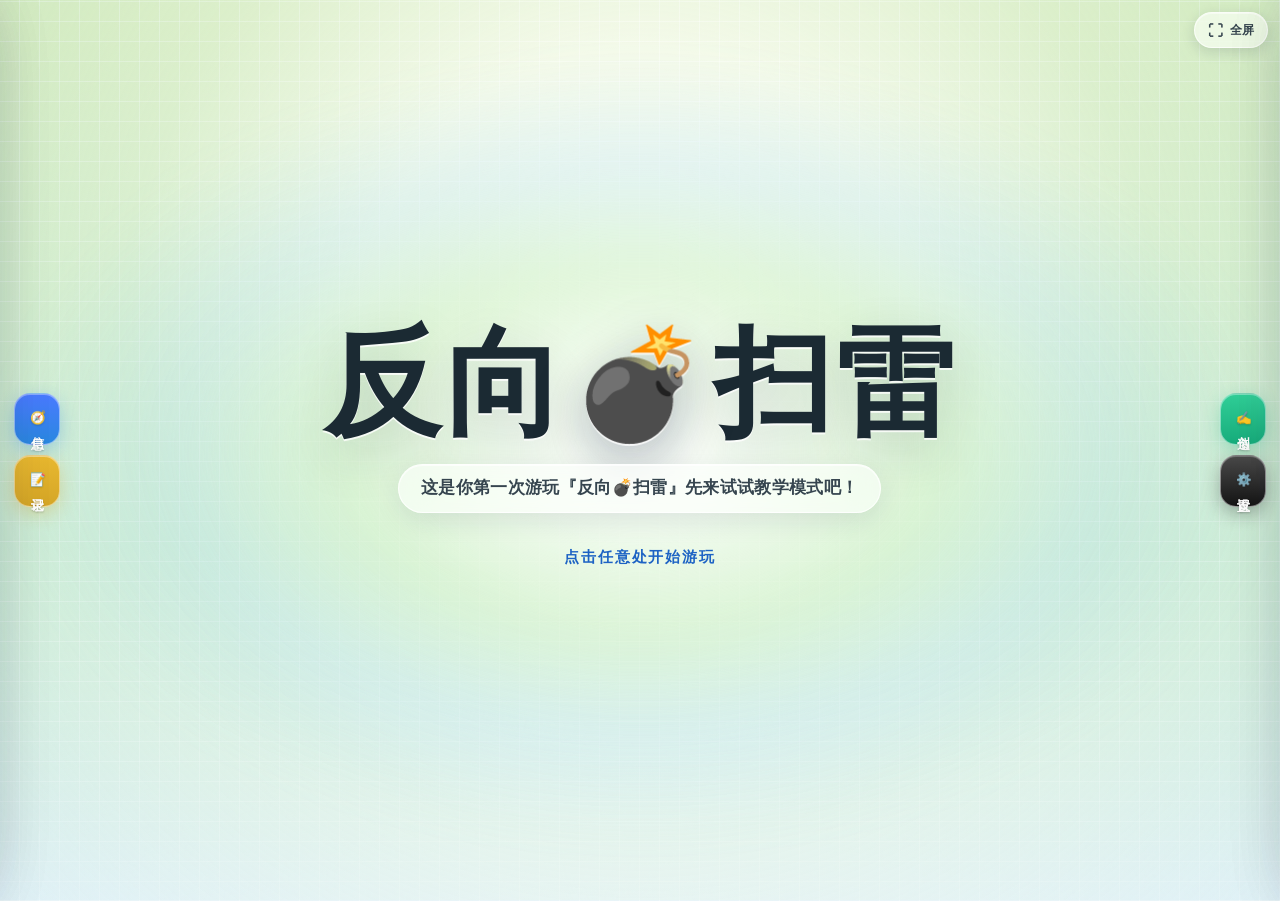
<file: index.html>
<!DOCTYPE html>
<html lang="zh-CN">
<head>
    <meta charset="UTF-8">
    <meta name="viewport" content="width=device-width, initial-scale=1.0, maximum-scale=1.0, user-scalable=no, viewport-fit=cover">
    <meta name="format-detection" content="telephone=no">
    <title>反向扫雷</title>
    <link rel="icon" type="image/png" sizes="32 * 32" href="image/bomb.png">
    <link rel="stylesheet" href="style.css">
    <base target="_blank">
</head>
<body class="startup">

    <!-- 区块：启动界面（18-splash.js 控制）
         每次刷新都显示，首帧即隐藏游玩 UI（body.startup）：
         大标题「反向 / 💣 或 😎 / 扫雷」+ 欢迎文案 + 闪烁开始提示，
         点击任意处或按 Enter / Space 开始，转场结束后 body 切到 playing。
         #splashFx 是标题转场动效层（临时节点，pointer-events:none） -->
    <div class="splash" id="splash" role="dialog" aria-label="启动界面">
        <div class="splash-glow" aria-hidden="true"></div>
        <h1 class="splash-title" id="splashTitle" aria-label="反向扫雷">
            <span class="splash-word" id="splashWordLeft">反向</span><span class="splash-emoji" id="splashEmoji">💣</span><span class="splash-word" id="splashWordRight">扫雷</span>
        </h1>
        <p class="splash-welcome" id="splashWelcome">欢迎回来！今天也来『反向💣扫雷』吧 o(*^▽^*)┛</p>
        <div class="splash-cta" id="splashCta">加载中…</div>
    </div>
    <div class="splash-fx" id="splashFx" aria-hidden="true"></div>

    <!-- 区块：全屏切换按钮
         固定在页面右上角，点击在「全屏 / 退出全屏」之间切换；
         图标与文案由 08-ui.js 的 syncFullscreenBtn() 依据全屏事件同步，
         浏览器不支持全屏时只做 toast 提示，不中断游戏 -->
    <button class="rm-fullscreen-btn" id="fullscreenBtn" type="button"
            onclick="toggleFullscreen()" aria-label="进入全屏" title="进入全屏">
        <span class="rm-fs-icon" aria-hidden="true">⛶</span>
        <span class="rm-fs-label">全屏</span>
    </button>

    <!-- 区块：B 站外链音乐播放器
         设置栏「🎧 外链音乐播放器」开关开启后，右上角出现 🎵 悬浮钮；
         桌面端悬停（或键盘聚焦 / 点击固定）展开成 bilibili2.html 同款面板：
         播放器画面 + 当前曲目 + 歌单，移出后自动收起；触屏点按展开 / 收起。
         开关开启期间游戏背景音乐被静音（滑块数值保留），关闭开关后恢复并停止播放；
         收起面板不会停止音乐，方便边玩边听。
         显隐、歌单渲染、iframe 懒加载与 BGM 闪避全部由 17-bili.js 控制 -->
    <div class="bili-stage" id="biliStage">
        <button class="bili-launcher" id="biliLauncher" type="button"
                aria-label="打开音乐播放器" aria-expanded="false" title="音乐">
            <svg viewBox="0 0 24 24" aria-hidden="true">
                <path d="M9 18V6l10-2v12" fill="none" stroke="currentColor" stroke-width="2"
                      stroke-linecap="round" stroke-linejoin="round"/>
                <circle cx="6.5" cy="18" r="2.5"/>
                <circle cx="16.5" cy="16" r="2.5"/>
            </svg>
            <span class="bili-label">音乐</span>
        </button>
        <div class="bili-player" id="biliPanel" role="dialog" aria-label="B 站外链音乐播放器" aria-hidden="true" inert>
            <div class="bili-content">
                <div class="bili-screen" id="biliScreen">
                    <div class="bili-screen-hint" id="biliScreenHint">外链播放器加载中…<br><span>需要联网才能播放</span></div>
                    <div class="bili-frame-box" id="biliFrameBox">
                        <iframe id="biliFrame" title="哔哩哔哩外链播放器"
                                allowfullscreen="true" allow="autoplay; fullscreen"
                                sandbox="allow-top-navigation allow-same-origin allow-forms allow-scripts"></iframe>
                    </div>
                </div>

                <div class="bili-deck">
                    <div class="bili-deck-head">
                        <span class="bili-eyebrow">当前播放</span>
                    </div>
                    <div class="bili-deck-main">
                        <span class="bili-title" id="biliNowLabel">—</span>
                        <span class="bili-eq bili-deck-eq" aria-hidden="true"><i></i><i></i><i></i><i></i></span>
                    </div>
                </div>

                <ul class="bili-playlist" id="biliPlaylist" aria-label="播放列表"></ul>
            </div>
        </div>
    </div>

    <!-- ==================================================================
         反向扫雷 · 页面骨架（index.html）

         职责：定义游戏的全部静态 DOM 结构、样式表与脚本入口。
         页面结构总览（body 内自上而下的区块顺序）：
           0) 启动界面 #splash 与标题转场层 #splashFx（18-splash.js 控制）
           1) 全局遮罩层与游戏选择弹窗（难度 / 挑战）
           2) 背景特效层：#fallingContainer 下落表情、#bgEffects 漂浮幽灵
           3) 欢迎 / 新手引导 / 教学 / 难度解锁等各类弹窗
           4) 标题区 header.hero：仅游戏名（操作 tips 与操作方式徽章在棋盘右侧常驻卡里）
           5) 教学总进度条 #tutorialProgressBar
           6) 主按钮条 section.hud：新游戏 / 🎯挑战 / 教学 / 难度
           7) 计时与放置数 .hud-meta
           8) 棋盘托盘 .board-tray > #board（06-render.js 渲染格子）
           9) 教学完成弹窗
          10) 创造模式面板与地雷 dock（#slot / #teachBubble / 清空放置）
          11) 预设开局卡片、胜利提示层
          12) 左侧栏开关与信息侧栏（规则 / 炸弹信息）
          13) 右侧栏开关、记录侧栏（成绩 / 成就）与成就解锁弹层
          14) 创造侧栏、设置侧栏（个性定制 + 存档管理 + 关于）
          15) 页脚：署名与联系方式
          16) 脚本加载区：js/ 共 20 个模块文件（00 ~ 19），本页按序全部加载

         阅读提示：本文件只负责结构与文案，交互全部由底部 00 ~ 19 号脚本
         接管；每个区块前的「区块：xxx」注释会说明该区块由谁操作。
         ================================================================== -->
    <!-- 区块：全局遮罩层
         所有弹窗打开时铺在页面之上，点击遮罩即关闭当前弹窗；
         显示与隐藏由 08-ui.js、09-tutorial.js 与 10-game.js 共同控制 -->
    <div class="auto-modal-overlay" id="overlay"></div>
    <!-- 区块：游戏选择弹窗
         由主按钮条「难度」按钮打开，集中放置预设难度、自由模式参数与系列开关；
         弹窗开合与参数改动由 08-ui.js 处理，系列解锁数据来自 01-storage.js -->
    <div class="game-modal" id="difficultyModal" style="display:none;">
        <div class="game-modal-card">
            <div class="game-modal-head">
                <span class="game-modal-icon">🕹️</span>
                <h2>游戏选择</h2>
                <button class="game-modal-close" type="button" onclick="closeDifficultyModal()">✕</button>
            </div>
            <div class="game-modal-body">
        <!-- 难度挑战：三个基础预设 + 地狱 / 脑王 / 自由模式按钮；
             自由模式会展开自定义面板（棋盘大小，可展开为单独设置行 / 列、
             总地雷数、地雷种类数） -->
        <div class="sidebar-section">
            <div class="sidebar-title preset-title">🎯 难度挑战</div>
            <div class="preset-row">
                <button class="preset-btn preset-easy" id="btnEasy" onclick="setPre('easy')">😎简单</button>
                <button class="preset-btn preset-medium" id="btnMedium" onclick="setPre('medium')">😮中等</button>
                <button class="preset-btn preset-hard" id="btnHard" onclick="setPre('hard')">😤困难</button>
            </div>
            <div class="preset-row">
                <button class="preset-btn preset-hell" id="btnHell" onclick="setPre('hell')">👿地狱</button>
                <button class="preset-btn preset-brain" id="btnBrain" onclick="setPre('brain')">🤯脑王</button>
                <button class="preset-btn preset-free" id="btnFree" onclick="setPre('free')">🔧自由</button>
            </div>

            <!-- 自由模式参数：默认棋盘为正方形（S）；点「⤢ 单独设置行列」后
                 S 行收起，改由行 / 列两行分别设置（矩形棋盘）；
                 地雷种类数含普通雷，上限受总雷数约束，可用雷型不足时由
                 生成器按实际数量收敛。显隐与按钮文案由 08-ui.js 的
                 syncFreeRectPanel() 同步。 -->
            <div class="custom-panel" id="customPanel">
            <div class="custom-item" id="sizeRow">
                <label>棋盘大小</label>
                <div class="num-control">
                    <button class="num-btn" onclick="setVal('size',-1)">-</button>
                    <div class="num-display" id="size">8</div>
                    <button class="num-btn" onclick="setVal('size',1)">+</button>
                </div>
            </div>
            <div class="custom-rect-row">
                <button class="rm-free-rect-toggle" id="freeRectToggle" type="button"
                        onclick="toggleFreeRect()" aria-pressed="false">⤢ 单独设置行列</button>
            </div>
            <div class="custom-item" id="srRow" style="display:none;">
                <label>行数</label>
                <div class="num-control">
                    <button class="num-btn" onclick="setVal('sr',-1)">-</button>
                    <div class="num-display" id="sr">8</div>
                    <button class="num-btn" onclick="setVal('sr',1)">+</button>
                </div>
            </div>
            <div class="custom-item" id="scRow" style="display:none;">
                <label>列数</label>
                <div class="num-control">
                    <button class="num-btn" onclick="setVal('sc',-1)">-</button>
                    <div class="num-display" id="sc">8</div>
                    <button class="num-btn" onclick="setVal('sc',1)">+</button>
                </div>
            </div>
            <div class="custom-item">
                <label>总地雷数</label>
                <div class="num-control">
                    <button class="num-btn" onclick="setVal('total',-1)">-</button>
                    <div class="num-display" id="total">4</div>
                    <button class="num-btn" onclick="setVal('total',1)">+</button>
                </div>
            </div>
            <div class="custom-item">
                <label>地雷种类数</label>
                <div class="num-control">
                    <button class="num-btn" onclick="setVal('kinds',-1)">-</button>
                    <div class="num-display" id="kinds">3</div>
                    <button class="num-btn" onclick="setVal('kinds',1)">+</button>
                </div>
            </div>
            <!-- 应用与恢复默认同排：主按钮负责开局，次要按钮负责把参数拉回标准档 -->
            <div class="custom-btn-row">
                <button class="apply-btn" onclick="applySet()">应用设置</button>
                <button class="reset-params-btn" type="button" onclick="resetCustomParams()">↺ 恢复默认</button>
            </div>
            </div>
        </div>


        <!-- 系列开关：每个系列一组开关；解锁后可随时调整，
             解锁由 08-ui.js 的 unlockSeries() 写入，01-storage.js 的
             seriesUnlocked 负责持久化，09-tutorial.js 在通关后触发解锁
             开关行按「始终开启 / 可选扩展」两级分组；锁定状态文案在开关左侧，
             悬停 / 点按行会显示该系列的炸弹清单（08-ui.js 的 renderSeriesSwitches） -->
        <div class="sidebar-section">
            <div class="sidebar-title lock-title">🗝️ 系列开关</div>
            <div id="seriesSwitchList"></div>
            <div class="switch-hint" id="seriesSwitchHint">完成对应关卡可解锁系列</div>
            <!-- 图鉴入口：只有「🧭信息」三个字是跳转入口，点击后打开信息侧栏、
                 再把炸弹信息分区滚进视野，并由引导层高亮（08-ui.js `gotoMineInfo()` /
                 16-guide.js 信息跳转引导），样式沿用记录栏成绩跳转 -->
            <div class="tip-note series-info-note">💣 各系列炸弹信息请到 <button class="tip-note-link" id="mineJumpBtn" type="button"
                    onclick="gotoMineInfo()" title="跳转到信息栏的炸弹信息">🧭信息</button> 栏查看 o((>ω< ))o</div>
        </div>

        <!-- 硬核模式：跨局偏好开关，开启后主棋盘只按题面数字上色
             （数字格灰白 / 空地蓝色），三态提示与两项地块提示全部关闭；
             成绩按硬核独立统计（06-render.js setHardcoreMode / syncHardcoreUI，
             08-ui.js saveRec / renderRecordList） -->
        <div class="sidebar-section" id="HardcoreSection">
            <div class="sidebar-title hardcore-title">🎲 玩法</div>
            <div class="switch-row" id="hardcoreRow"
                 data-tip="开启后隐藏 🟩🟨🟥 三态地块颜色提示&#10;仅预设难度 / 自由模式生效，硬核局中地块提示锁定">
                <div class="switch-label">🪚 硬核模式</div>
                <div class="switch-toggle" id="hardcoreToggle" role="switch" aria-checked="false"
                     onclick="toggleHardcoreMode()"></div>
            </div>
            <div class="switch-hint mode-tip-src" id="hardcoreHint" aria-hidden="true">开启后隐藏 🟩🟨🟥 三态地块颜色提示<br>仅预设难度 / 自由模式生效，硬核局中地块提示将锁定</div>
            <!-- 俄罗斯方块模式：与硬核模式互斥的跨局偏好（下一局生效）；
                 开关骨架与硬核一致，开启后地雷槽换成 7 种四格骨牌，
                 状态与互斥同步由 06-render.js / 08-ui.js 负责；
                 说明文案改为悬浮气泡（data-tip），不再常驻占位 -->
            <div class="switch-row" id="tetrisRow"
                 data-tip="开启后地雷槽换成 7 种四格骨牌&#10;仅预设难度 / 自由模式生效，双击已放骨牌可旋转&#10;骨牌局「🔺实时影响」固定开启">
                <div class="switch-label">🐻 俄罗斯方块模式</div>
                <div class="switch-toggle" id="tetrisToggle" role="switch" aria-checked="false"
                     onclick="toggleTetrisMode()"></div>
            </div>
            <div class="switch-hint mode-tip-src" id="tetrisHint" aria-hidden="true">开启后地雷槽换成 7 种四格骨牌<br>仅预设难度 / 自由模式生效，双击已放骨牌可旋转</div>
        </div>

        <!-- 成绩入口说明：仅「📝记录」三个字是跳转入口，点击后
             跳到「📝记录」侧栏并展开成绩区，再由引导层用高亮框 + 小手指向成绩栏
             （08-ui.js `gotoRecordScores()` / 16-guide.js 记录跳转引导） -->
        <div class="sidebar-section">
            <div class="tip-note">🥇 各难度历史成绩请到 <button class="tip-note-link" id="recordJumpBtn" type="button"
                    onclick="gotoRecordScores()" title="跳转到记录栏的成绩区">📝记录</button> 栏查看 o((>ω< ))o</div>
        </div>
            </div>
        </div>
    </div>

    <!-- 区块：挑战弹窗
         主按钮条「🎯挑战」打开，样式与「难度」弹窗一致；集中展示
         教学 / 基础挑战 / 五个系列挑战的进度，每行右侧的「练习 / 挑战」
         按钮负责进入对应的练习或挑战 -->
    <div class="game-modal" id="challengeModal" style="display:none;">
        <div class="game-modal-card">
            <div class="game-modal-head">
                <span class="game-modal-icon">🎯</span>
                <h2>挑战</h2>
                <button class="game-modal-close" type="button" onclick="closeChallengeModal()">✕</button>
            </div>
            <div class="game-modal-body">
                <div class="sidebar-section">
                    <div class="sidebar-title challenge-title">💪 挑战进度</div>
                    <div id="challengeList"></div>
                </div>
                <div class="sidebar-section">
                    <div class="tip-note">
                        ✅ 完成基础挑战（5 关）解锁五个系列挑战<br>
                        🏅 通关系列挑战解锁该系列地雷与难度开关
                    </div>
                </div>
            </div>
        </div>
    </div>

    <!-- 区块：动态背景层
         #bgStage 由 19-personalize.js 按「👕个性定制」的选择按需创建场景节点；
         默认（无自定义背景）时整层 display:none，不占用绘制与动画开销 -->
    <div class="bg-stage" id="bgStage" aria-hidden="true"></div>

    <!-- 区块：背景特效层
         #fallingContainer 由 08-ui.js 在通关庆祝时生成下落表情，节点数上限 120，
         动画结束即移除；#bgEffects 由 14-bgeffects.js 持续生成漂浮的地雷幽灵。
         两者都是纯装饰元素，不拦截指针事件，也不参与棋盘布局；
         选择自定义背景后 #bgEffects 由样式隐藏，避免与场景层叠加 -->
    <div class="falling-container" id="fallingContainer"></div>
    <div class="bg-effects" id="bgEffects">
        <!-- 两条扫描光带：纯 CSS 动画，为背景补上一层缓慢移动的光 -->
        <div class="bg-scan-trail"></div>
        <div class="bg-scan-line"></div>
    </div>

    <!-- 区块：每日欢迎弹窗（保留 DOM 但永久隐藏）
         文案已并入启动界面（18-splash.js 的欢迎文案），不再由 10-game.js
         决定是否显示；DOM 与 closeWelcomeModal 保留，避免其它模块引用报错 -->
    <div class="auto-modal" id="welcomeModal" style="display:none;" aria-hidden="true">
        <div class="icon">👋</div>
        <h2>欢迎回来!</h2>
        <p>欢迎回到<span>『反向💣扫雷』</span><br>如果忘了咋玩，可以点击左侧的规则哦( ´◡‿ゝ◡`)</p>
        <button onclick="closeWelcomeModal()">(≧∇≦)ﾉ了解</button>
    </div>

    <!-- 区块：新手引导弹窗（保留 DOM 但永久隐藏）
         首次访问的教学建议已并入启动界面文案；DOM、倒计时按钮与
         openTeachMode 入口保留，避免其它模块引用报错，不再弹出 -->
    <div class="auto-modal" id="tutorialPrompt" style="display:none;" aria-hidden="true">
        <div class="icon">🤗</div>
        <h2>你好!</h2>
        <p>这是你第一次游玩<span>『反向💣扫雷』</span><br>先来试试<span>教学</span>模式吧！</p>
        <button id="tutorialConfirmBtn" class="confirm-btn" onclick="openTeachMode()" disabled>开始教学<br>[GO!]ヾ(≧▽≦*)o</button>
        <p style="font-size: 12px; color: #888; margin-top: 8px;" id="tutorialCountdown">按钮将在3秒后可用...</p>
    </div>

    <!-- 区块：教学收尾弹窗
         单关教学通过后由 09-tutorial.js 弹出；关闭函数 closeTutorialComplete()
         定义在 08-ui.js，负责同时收起遮罩与弹窗 -->
    <div class="auto-modal" id="tutorialCompleteModal" style="display:none;">
        <div class="icon">🥳</div>
        <h2>恭喜完成!</h2>
        <p id="tutorialCompleteText">已完成该关卡</p>
        <button onclick="closeTutorialComplete()">我真厉害<br>( *︾▽︾)</button>
    </div>

    <!-- 区块：更多关卡引导弹窗
         教学通关后提示玩家可以在「🎯挑战」里开启更多系列关卡；
         显示与关闭逻辑在 08-ui.js（关闭函数为 closeMoreTutorialGuide） -->
    <div class="auto-modal" id="moreTutorialGuide" style="display:none;">
        <div class="icon">🧐</div>
        <h2>更多关卡</h2>
        <p>点击主按钮<b>🎯挑战</b><br>可开启更多系列关卡<br>通关后自动解锁该系列地雷！</p>
        <button onclick="closeMoreTutorialGuide()">知道了</button>
    </div>

    <!-- 区块：难度锁定与解锁提示弹窗群
         这一组弹窗在难度条件不满足或刚好满足时出现，用来解释原因或庆祝解锁：
           · #presetLockedModal   系列开关不足 3 个时尝试「困难」
           · #hellLockedModal     地狱难度要求至少 5 个系列开启（共 6 个）
           · #brainUnlockedModal  地狱通关满 10 次且系列开关达 5 个时的脑王解锁庆祝
           · #brainLockedModal    脑王双条件未满足时说明当前进度
         显示与关闭都由 08-ui.js 的难度判定函数与 close* 函数负责 -->
    <div class="auto-modal" id="presetLockedModal" style="display:none;">
        <div class="icon">😣</div>
        <h2>无法使用!</h2>
        <p id="presetLockedText">需要在<b>🕹️难度</b>里开启至少3个系列开关<br>才能使用「困难」难度哦！</p>
        <button onclick="closePresetLockedModal()">知道了</button>
    </div>

    <div class="auto-modal" id="hellLockedModal" style="display:none;">
        <div class="icon">👿</div>
        <h2>地狱之门紧闭</h2>
        <p>需要开启<b>至少5个</b>（共6个）系列开关<br>才能挑战地狱难度！<br>当前已开启 <span id="hellLockedCount">0</span>/6 个</p>
        <button onclick="closeHellLockedModal()">知道了</button>
    </div>

    <div class="auto-modal" id="brainUnlockedModal" style="display:none;">
        <div class="icon">🤯</div>
        <h2>脑王难度已开启</h2>
        <p>您已自由出入地狱<br>诚邀您挑战<b>脑力之王</b>难度！</p>
        <button onclick="closeBrainUnlockedModal()">迎接挑战 💪</button>
    </div>

    <div class="auto-modal" id="brainLockedModal" style="display:none;">
        <div class="icon">😓</div>
        <h2>脑王难度锁定中</h2>
        <p>需要同时满足以下条件：<br>1️⃣ 地狱难度通关≥<b>10</b>次（当前 <span id="brainHellWins">0</span>/10）<br>2️⃣ 开启<b>至少5个</b>（共6个）系列开关（当前 <span id="brainSeriesCount">0</span>/6）</p>
        <button onclick="closeBrainLockedModal()">知道了</button>
    </div>

    <!-- 区块：标题区
         只保留游戏名；操作提示与当前操作方式徽章整块迁到棋盘右侧的常驻
         操作 tips 卡（见下方 .board-tray）。徽章文本仍由 07-board.js 的
         setPlaceMode() 随操作方式切换更新，「切换」链接调用同文件的
         openSettingSidebar() 展开右侧设置栏 -->
    <header class="hero">
        <h1 class="game-title" id="gameTitle">反向💣扫雷</h1>
    </header>

    <!-- 区块：教学总进度条
         标题、进度文本与填充宽度全部由 09-tutorial.js 在教学中更新；
         不在教学流程中时由 09-tutorial.js / 10-game.js 将其隐藏。
         练习模式下换成「XX练习」标题 + 退出练习按钮，进度文本与轨道隐藏，
         退出按钮调用 09-tutorial.js 的 exitPracticeMode() 回到标准参数新局 -->
    <div id="tutorialProgressBar">
        <div class="progress-header">
            <span class="progress-title" id="tutorialTitle">基础挑战</span>
            <span class="progress-text" id="tutorialProgressText">0/5</span>
            <button class="practice-exit-btn" id="practiceExitBtn" type="button"
                    onclick="exitPracticeMode()" style="display:none;">退出练习</button>
        </div>
        <div class="progress-track">
            <div class="progress-fill" id="tutorialProgressFill"></div>
        </div>
    </div>

    <!-- 区块：主按钮条（游戏操作区）
         新游戏 / 🎯挑战 / 教学 / 难度四个入口；新游戏由 10-game.js 绑定，
         挑战 / 教学 / 难度分别由 08-ui.js 与 09-tutorial.js 接管，
         「🎯挑战」集中展示挑战进度与练习 / 挑战入口 -->
    <section class="hud" aria-label="游戏操作">
        <div class="panel">
            <button id="reset">新游戏</button>
            <button id="challengeBtn" onclick="openChallengeModal()">挑战🎯</button>
            <button id="tutorialBtn" onclick="openTeachMode()">教学🧐</button>
            <button id="difficultyBtn" onclick="openDifficultyModal()">难度🕹️</button>
        </div>

        <!-- 教学专用进度条：进入教学关卡后显示，当前关卡的操作进度由
             09-tutorial.js 写入 #teachProgressFill -->
        <div class="teach-progress-bar-inline" id="teachProgressBar" style="display:none;">
            <span class="teach-progress-title" id="teachProgressTitle">教学进度</span>
            <div class="teach-progress-track">
                <div class="teach-progress-fill" id="teachProgressFill"></div>
            </div>
            <span class="teach-progress-text" id="teachProgressText">0/12</span>
        </div>

        <!-- 区块：计时与放置数
             计时器由 03-timer.js 约每 33ms 刷新一次；已放置雷数由
             06-render.js 的 render() 同步（不变量：DOM 数字要等于状态雷数）。
             已放置雷数与硬核「地块准确数」包在 .hud-stats 里：宽屏同一行、
             窄屏上下两行；准确数只在硬核局显示（显隐与数值由 06-render.js
             的 refreshHardcoreStat() 维护） -->
        <div class="hud-meta">
            <div class="timer-box" id="timer">00:00.00</div>
            <div class="hud-stats">
                <div class="info placed-info">💣 已放置雷数：<span id="placed">0</span>/<span id="max">0</span></div>
                <div class="info hc-info" id="hcInfo" style="display:none;">🧩 地块准确数：<span id="hcAccNum">0</span>/<span id="hcAccTotal">0</span></div>
            </div>
        </div>
    </section>

    <!-- 区块：棋盘托盘
         #board 是唯一由脚本填充的棋盘容器，初始为空：06-render.js 以差量渲染
         写入格子，07-board.js 在其上绑定拖拽 / 点选 / 右键删除。
         初始先隐藏，第一局生成完成后再由 06-render.js 的
         hideBoardLoading() 显示，期间用下方的 #boardLoading 占位遮丑 -->
    <div class="board-tray">
        <!-- 棋盘行：桌面端「棋盘 + 右侧常驻 tips 列」并排；窄屏改为上下堆叠。
             托盘在布局骨架里是 display:contents，实际参与排版的是本行。
             tips 列在桌面端绝对定位、不参与排版，因此棋盘始终位于页面中间；
             右侧空间不足时 06-render 的 syncBoardTipsPlacement() 给 body 加
             tips-stack 类，并把 tips 列移到地雷槽正下方 -->
        <div class="board-row" id="boardRow">
            <div class="board-wrap" id="boardWrap">
                <div id="board" class="board" style="display:none;"></div>
                <!-- 棋盘右侧 tips 列：同一时间只显示一张卡——经典 / 硬核 / 自由等
                     模式显示操作 tips（蓝色版面）；骨牌局（body.tetris-mode）改为
                     显示俄罗斯方块模式 tips（红色版面）并隐藏操作 tips，两张卡不叠加。
                     显示 / 隐藏与左右摆放 / 堆叠判定由样式表 71.2 / 71.4 与
                     06-render.js#syncBoardTipsPlacement() 共同维护；
                     「当前操作方式」徽章文本由 07-board.js#setPlaceMode() 更新 -->
                <div class="board-tips-col" id="boardTipsCol">
                    <aside class="board-tips ops-tips" id="boardTips" aria-label="操作提示">
                        <div class="board-tips-head">ℹ️ 操作tips</div>
                        <ul class="board-tips-list">
                            <li><b>放置</b>：拖拽地雷到棋盘松手，或先点选再点格子</li>
                            <li><b>删除</b>：右键已放地雷；手机长按 / 双击</li>
                        </ul>
                        <div class="board-tips-note ops-tips-mode">当前操作方式：<b id="modeBadge">拖拽</b> <span class="rule-mode-link" onclick="openSettingSidebar()">⚙️切换</span></div>
                    </aside>
                    <aside class="board-tips tetris-tips" id="tetrisTips" aria-label="俄罗斯方块操作提示">
                        <div class="board-tips-head">🐻 俄罗斯方块模式tips</div>
                        <ul class="board-tips-list">
                            <li><b>旋转</b>：悬停骨牌卡点右上角 ↻；<br>已放骨牌双击可绕锚点旋转</li>
                            <li><b>贴边</b>：骨牌超出棋盘的部分不产生任何影响</li>
                            <li><b>技巧</b>：先拼出远离边界的部分，再把边界上的搞定</li>
                            <li><b>???</b>：传统俄罗斯方块游戏的游戏区域是10列20行哦</li>
                        </ul>
                    </aside>
                </div>
            </div>
        </div>
    </div>

    <!-- 区块：加载中占位
         棋盘 / 地雷槽尚未生成或正在生成时显示，生成完成后立即隐藏；
         显隐由 06-render.js 的 showBoardLoading() / hideBoardLoading() 控制。
         放在 .board-tray 之外：托盘在 #board 隐藏时会整块隐藏，放在里面会被一起隐藏 -->
    <div class="board-loading" id="boardLoading" role="status" aria-live="polite">
        <span class="board-loading-bomb" aria-hidden="true">💣</span>
        <span class="board-loading-text">加载中<span class="board-loading-dots" aria-hidden="true"><i></i><i></i><i></i></span></span>
    </div>

    <!-- 区块：教学完成弹窗
         单关教学通过后由 09-tutorial.js 弹出，「下一关」推进关卡、
         末关显示「完成」与「进入基础挑战」；退出教学统一由地雷槽底部
         （教学气泡之外）的按钮（#teachExitBtn）负责，本弹窗不再提供退出入口 -->
    <div class="teach-complete-modal" id="teachCompleteModal">
        <div class="icon" id="teachCompleteIcon">🎉</div>
        <h2 id="teachCompleteTitle">做得好！</h2>
        <p id="teachCompleteText">你已完成本关教学！</p>
        <div id="teachModalBtns">
            <button id="teachNextBtn" onclick="teachNextLevel()">下一关 ➡️</button>
            <button id="teachPracticeBtn" onclick="teachExitToPractice()" style="margin-left:10px;background:#4299e1;color:#fff;display:none;">📖 进入基础挑战</button>
        </div>
    </div>

    <!-- 区块：创造模式面板
         布局：顶部信息条 → 创造棋盘 → 「地雷槽 | 题库码」左右并排
         （窄屏自动上下堆叠）→ 底部退出按钮；
         全部显隐与内容由 11-create.js 控制 -->
    <div class="create-mode-panel" id="createModePanel">
        <div class="create-info-bar" id="createInfoBar" style="display:none;">
            <span class="info-chip">棋盘 <strong id="infoRows">-</strong> 行 × <strong id="infoCols">-</strong> 列</span>
            <span class="info-chip">已放地雷 <strong id="infoPlaced">0</strong></span>
            <span class="info-chip">可用类型 <strong id="infoTypes">-</strong></span>
        </div>

        <div id="createBoardArea" style="position:relative;display:none;"></div>

        <!-- 编辑区：左侧地雷槽、右侧题库码卡片并排；两块内容的显隐仍分别由
             11-create.js 的 initCreateBoard / fullReset 控制 -->
        <div class="create-edit-row" id="createEditRow">
            <div id="createMineSlot" class="mine-slot-box" style="display:none;"></div>

            <!-- 题库码卡片：把当前创造题目编码成可分享文本，配合 11-create.js 的
                 生成 / 复制逻辑使用；布局为「标题 → 全宽码框 → 按钮同排」 -->
            <div class="create-card" id="createCodeCard" style="display:none;">
                <div class="create-card-title">
                    <span class="title-icon">🔗</span>题库码
                    <span class="create-card-sub">生成后分享，好友粘贴即可挑战</span>
                </div>
                <div class="code-output" id="puzzleCodeOutput">点击生成后显示</div>
                <div class="create-code-actions">
                    <button class="create-btn-primary" onclick="generatePuzzleCode()">🔧 生成题库码</button>
                    <button class="share-btn" id="shareCodeBtn" onclick="copyPuzzleCode()" disabled>🤝 分享</button>
                </div>
                <div class="create-code-hint">
                    <span>① 摆好地雷后点「生成题库码」</span>
                    <span>② 「分享」会复制带分享文案的题库码</span>
                    <span>③ 好友在「✍️创造」侧栏粘贴并「应用」</span>
                </div>
            </div>
        </div>
        <button class="back-btn" onclick="exitCreateMode()">🔙退出创造模式</button>
    </div>

    <!-- 区块：地雷 dock（含教学气泡）
         #slot 是玩家放置地雷的来源，由 06-render.js 的 renderSlot() 渲染；
         内嵌 #teachBubble 是教学提示气泡，规则高亮卡、文案与进度由
         09-tutorial.js 按关卡填写。槽位内部底部还有「清空放置」入口
         （绝对定位、不参与宽度计算，教学模式下随槽位隐藏） -->
    <div class="mine-slot-box" id="slot" style="display:none;">
        <div class="teach-bubble" id="teachBubble">
            <div class="teach-progress" id="teachProgress"></div>
            <div class="teach-bubble-head">
                <div class="teach-bubble-icon" id="teachBubbleIcon">📖</div>
                <div class="teach-bubble-title" id="teachBubbleTitle">教学关卡</div>
            </div>
            <div class="teach-rule-card" id="teachRuleCard"></div>
            <div class="teach-bubble-main">
                <div class="teach-bubble-text" id="teachBubbleText">欢迎来到教学！</div>
                <div class="teach-bubble-mines" id="teachBubbleMines"></div>
            </div>
            <div class="teach-bubble-hint" id="teachBubbleHint">按提示操作即可</div>
        </div>
        <!-- 清空放置：位于地雷槽内部底部；绝对定位 + 预留底部内边距，
             不参与槽位的宽度计算，所以雷种少时白底也不会被撑宽 -->
        <div class="slot-clear-bar" id="slotClearBar">
            <button class="slot-clear-btn" id="slotClearBtn" type="button">🧹 清空放置<span class="slot-clear-count" id="slotClearCount">0</span></button>
        </div>
    </div>

    <!-- 区块：退出教学
         完全独立于 #slot / 教学气泡的按钮条，排在地雷槽正下方，
         默认隐藏、仅教学模式下（body.teach-mode）显示；每关完成弹窗里
         不再单独提供退出入口 -->
    <div class="teach-exit-bar" id="teachExitBar">
        <button class="teach-exit-btn" id="teachExitBtn" type="button"
                onclick="teachExit()">⬅️ 退出教学</button>
    </div>

    <!-- 区块：预设开局卡片
         预设难度在题目揭晓前显示，点击「开始」后才展开棋盘并启动计时；
         由 08-ui.js 显示，10-game.js 的 beginPresetGame() 接手开局 -->
    <div class="preset-start-card" id="presetStartCard" style="display:none;">
        <div class="preset-start-mode mode-classic" id="presetStartMode">🎯 经典模式</div>
        <div class="preset-start-icon" id="presetStartIcon">😎</div>
        <div class="preset-start-title" id="presetStartTitle">准备好了吗？</div>
        <div class="preset-start-desc" id="presetStartDesc">点击开始后题目将展现并启动计时(≧▽≦)</div>
        <button class="preset-start-btn" id="presetStartBtn" onclick="beginPresetGame()">开始</button>
        <div class="preset-start-tag" id="presetStartTag"><span id="presetStartTagText">简单</span></div>
    </div>

    <!-- 区块：通关结果卡
         通关后由 08-ui.js 的 checkWin() 调用 showWinResult() 填充并显示；
         四种变体共用同一张卡：自由 / 题库码（只有题目信息）、预设难度
         （完成时间 + 第 N 次通关）、脑王首通（金色 + 奉上墨镜）、脑王复通
         （金色 + 第 N 次）。配色与金色庆祝由 .win-card.variant-* 与
         showWinResult 切换；卡面与卡内色块均为不透明纯色。关闭函数为
         closeWinResult()，关闭后按当前难度自动开新局。 -->
    <div class="win" id="win" role="dialog" aria-modal="true" aria-labelledby="winTitle">
        <div class="win-card" id="winCard">
            <div class="win-icon" id="winIcon">🎉</div>
            <h2 class="win-title" id="winTitle">搞定！ヾ(≧▽≦*)o</h2>
            <div class="win-mode" id="winMode">🎯 经典模式</div>
            <div class="win-params" id="winParams">棋盘 8×8 · 总雷数 4</div>
            <div class="win-result" id="winResult" hidden>
                <span class="win-result-label">⏱️ 完成时间</span>
                <span class="win-time" id="winTime">00:00.00</span>
                <span class="win-record" id="winRecord" hidden>⚡ 刷新最快用时</span>
            </div>
            <div class="win-count" id="winCount" hidden></div>
            <div class="win-egg" id="winEgg" hidden>这副大佬专属墨镜是您的了</div>
            <div class="win-code" id="winCode" hidden>
                <div class="win-code-head">📦 题库码</div>
                <div class="win-code-text" id="winCodeText"></div>
                <button class="win-code-copy" type="button" onclick="copyWinCode()">复制题库码</button>
            </div>
            <button class="win-btn" id="winBtn" type="button" onclick="closeWinResult()">确定</button>
        </div>
    </div>

    <!-- 区块：左侧栏开关容器
         两个悬浮按钮分别展开信息栏与记录栏；点击绑定在 08-ui.js，展开时通过
         closeSidebarsExcept 保证同一时间只开一侧 -->
    <div class="left-sidebar-container">
        <button class="info-sidebar-toggle" id="toggleInfoSidebar">🧭信息</button>
        <button class="achievement-sidebar-toggle" id="toggleAchSidebar">📝记录</button>
    </div>

    <!-- 区块：信息侧边栏
         上半部分是规则信息手风琴（08-ui.js 的 toggleAcc 控制展开 / 收起），
         下半部分是炸弹信息列表，由 05-generator.js 按已解锁系列生成 -->
    <div class="info-sidebar" id="infoSidebar">
        <div class="sidebar-section rm-acc rm-acc-closed" id="accRule">
            <button class="rm-acc-head" type="button" onclick="toggleAcc('accRule')">
                <span class="rm-acc-icon">📖</span>
                <span class="rm-acc-title">规则信息</span>
                <span class="rm-acc-arrow">▸</span>
            </button>
            <div class="rm-acc-body">
                <div class="rule-content">            
                <div class="sidebar-title rule-title">📖 规则信息</div>
                <h3>💡 玩法：反向扫雷（布雷）</h3>
                <ul>
                    <li><strong>目标：</strong><br>在棋盘上放置规定数量的地雷（普通雷 + 特殊雷），使得棋盘上每个格子显示的数字，恰好等于它周围（或特定规则下）所有地雷对它的总影响值</li>
                    <li><strong>操作：</strong><br>点选：点击选中地雷，再点击棋盘放置<br>拖拽：将地雷拖到棋盘上松手<br>删除：右键点击（手机端长按地雷）</li>
                    <li><strong>胜利条件：</strong><br>所有地雷放完，且棋盘数字与地雷影响匹配（棋盘上都是🟩）</li>
                </ul>
                <h3>🧩 地块状态解读</h3>
                <p>游戏会根据你当前的布雷情况，实时用颜色提示每个格子：</p>
                <ul>
                    <li>🟩 合适：该格子的当前影响值 [等于] 显示数字（正确）</li>
                    <li>🟨 偏低：该格子的当前影响值 [小于] 显示数字（还需在周围加雷）</li>
                    <li>🟥 偏高：该格子的当前影响值 [大于] 显示数字（还需减少影响值）</li>
                </ul>

                <h3>🔓 系列开关机制</h3>
                <ul>
                    <li>基础系列始终开启，未解锁的系列显示为灰色</li>
                    <li>其他系列需通过对应挑战（5关）后解锁</li>
                    <li>解锁后可随时调整开关，无需切换模式</li>
                    <li>简单/中等：无系列门槛，可直接开始✅</li>
                    <li>困难：需开启≥3个系列开关</li>
                    <li>地狱👿：需开启<b>至少5个</b>（共6个）系列开关</li>
                    <li>脑王🤯：地狱通关≥10次 + 开启<b>至少5个</b>（共6个）系列开关</li>
                    <li>🔧自由模式：可自定义参数，不记录成绩</li>
                </ul>

                <h3>🪚 硬核模式</h3>
                <ul>
                    <li>在「🕹️难度 → 游戏选择 → 🎲 玩法」里开启</li>
                    <li>隐藏 🟩🟨🟥 三态配色，<br>数字格变成灰白色、数值为 0 的空地变成蓝色，颜色不再随局面变化</li>
                    <li>开启期间「🔺实时影响」与「👀效果预览」被锁定</li>
                    <li>状态行显示「💣 已放置雷数：n/m」；硬核局还显示「🧩 地块准确数：x/x」</li>
                </ul>

                <h3>🐻 俄罗斯方块模式</h3>
                <ul>
                    <li>在「🕹️难度 → 游戏选择 → 🎲 玩法」里开启</li>
                    <li>地雷槽换成 I/O/J/L/S/Z/T 七种四格骨牌，槽内可旋转；</li>
                    <li>每块骨牌覆盖的 4 格各 +1；自身格不可叠放，影响值可叠加</li>
                    <li>双击棋盘上已放置的骨牌可绕锚点顺时针旋转；右键 / 长按删除整块</li>
                    <li>仅预设难度 / 自由模式生效，成绩单独记在「📝记录 → 成绩 → 俄罗斯方块」标签</li>
                </ul>
                </div>
            </div>
        </div>

        <!-- 炸弹信息：按已解锁系列列出雷种、影响规则与示意图 -->
        <div class="sidebar-section rm-acc rm-acc-open" id="accMine">
            <div class="sidebar-title boom-title">ℹ️ 炸弹信息</div>
            <div class="rm-acc-body">
                <div id="mineInfoList"></div>
            </div>
        </div>
    </div>

    <!-- 区块：右侧栏开关容器
         创造 / 设置两个入口，展开与互斥逻辑同样在 08-ui.js -->
    <div class="right-sidebar-container">
        <button class="create-sidebar-toggle" id="toggleCreateSidebar">✍️创造</button>
        <button class="setting-sidebar-toggle" id="toggleSettingSidebar">⚙️设置</button>
    </div>

    <!-- 区块：成绩与成就侧边栏
         顶部统计 + 两个可折叠子区（成绩 / 成就）：
           · 折叠面板结构与信息栏「规则信息」一致（标题即按钮 + 箭头 + 内容区），
             默认折叠成绩、成就默认展开；
           · 两个子区的条目统一使用「挑战」的轻量卡片语言（14px 圆角 / 浅灰底 /
             左侧标题 + 右侧徽标），数据分别由 08-ui.js / 13-achievements.js 渲染，
             全部来自 01-storage.js 的签名存档容器；
           · 「挑战」进度区位于主按钮「🎯挑战」打开的弹窗里，不在本侧栏内。 -->
    <div class="achievement-sidebar" id="achSidebar">
        <div class="achievement-stats" id="achStats">
            <span class="stats-num" id="achUnlockedCount">0</span>
            <span class="stats-label">/ <span id="achTotalCount">0</span>🏆 成就已解锁</span>
        </div>
        <!-- 成绩区（默认折叠）：按难度列出最快纪录与通关次数 -->
        <div class="record-panel record-acc record-acc-closed" id="recSection">
            <button class="record-acc-head" type="button" onclick="toggleRecordAcc('recSection')"
                    aria-expanded="false" aria-controls="achRecordList">
                <span class="record-acc-icon">🥇</span>
                <span class="record-acc-title">成绩</span>
                <span class="record-acc-hint" id="recSectionHint"></span>
                <span class="record-acc-arrow" aria-hidden="true">▸</span>
            </button>
            <div class="record-acc-body">
                <!-- 成绩筛选：全部 / 经典 / 硬核 / 俄罗斯方块四个标签，位于列表上方；
                     选中态与列表过滤由 08-ui.js 的 setRecordFilter(mode) 控制 -->
                <div class="record-filter-tabs" role="tablist" aria-label="成绩筛选">
                    <button class="record-filter-tab active" type="button" role="tab" data-mode="all" onclick="setRecordFilter('all')">全部</button>
                    <button class="record-filter-tab" type="button" role="tab" data-mode="classic" onclick="setRecordFilter('classic')">经典</button>
                    <button class="record-filter-tab" type="button" role="tab" data-mode="hardcore" onclick="setRecordFilter('hardcore')">硬核</button>
                    <button class="record-filter-tab" type="button" role="tab" data-mode="tetris" onclick="setRecordFilter('tetris')">俄罗斯方块</button>
                </div>
                <div id="achRecordList"></div>
            </div>
        </div>
        <!-- 成就区（默认展开）：成就解锁总览，隐藏成就在解锁前不进入列表 -->
        <div class="record-panel record-acc record-acc-open" id="achSection">
            <button class="record-acc-head" type="button" onclick="toggleRecordAcc('achSection')"
                    aria-expanded="true" aria-controls="achList">
                <span class="record-acc-icon">🏆</span>
                <span class="record-acc-title">成就</span>
                <span class="record-acc-hint" id="achSectionHint"></span>
                <span class="record-acc-arrow" aria-hidden="true">▸</span>
            </button>
            <div class="record-acc-body">
                <div id="achList"></div>
            </div>
        </div>
        <div class="sidebar-version">谢谢你玩[反向💣扫雷]<br>o(*^▽^*)┛</div>
    </div>

    <!-- 区块：成就解锁弹层
         成就达成瞬间由 13-achievements.js 填入图标、名称与描述并显示，
         3 秒后自动收起；多个成就同时达成时排队逐个展示 -->
    <div class="achievement-popup-overlay" id="achPopupOverlay">
        <div class="achievement-popup" id="achPopup">
            <div class="popup-emoji" id="popupEmoji">🏆</div>
            <div class="popup-text">
                <h3>🎉 成就解锁！</h3>
                <div class="popup-name" id="popupName"></div>
                <div class="popup-desc" id="popupDesc"></div>
            </div>
        </div>
    </div>

    <!-- 区块：创造侧边栏
         棋盘尺寸、题库码输入与该模式的操作说明；按钮全部调用 11-create.js
         暴露的全局函数 -->
    <div class="create-sidebar" id="createSidebar">
        <!-- 棋盘尺寸：行 / 列各 4 ~ 20，可通过按钮步进或直接输入设定 -->
        <div class="sidebar-section">
            <div class="sidebar-title create-title">📐 棋盘尺寸</div>
            <div class="create-size-row">
                <div class="create-size-field">
                    <label>横·行数</label>
                    <div class="create-size-control">
                        <button class="create-size-btn minus" onclick="createSizeStep('rows',-1)">−</button>
                        <input class="create-size-display" id="createSize" type="number" value="10" min="4" max="20" onchange="createSizeInput('rows',this.value)">
                        <button class="create-size-btn plus" onclick="createSizeStep('rows',1)">+</button>
                    </div>
                </div>
                <div class="create-size-x">×</div>
                <div class="create-size-field">
                    <label>竖·列数</label>
                    <div class="create-size-control">
                        <button class="create-size-btn minus" onclick="createSizeStep('cols',-1)">−</button>
                        <input class="create-size-display" id="createSize2" type="number" value="10" min="4" max="20" onchange="createSizeInput('cols',this.value)">
                        <button class="create-size-btn plus" onclick="createSizeStep('cols',1)">+</button>
                    </div>
                </div>
            </div>
            <div class="create-size-hint">范围 4~20 行/列</div>
            <div class="create-error" id="createError"></div>
            <div class="create-btn-group" style="margin-top:14px;">
                <button class="create-btn" onclick="initCreateBoard()">🛠️ 生成空棋盘</button>
            </div>
        </div>
        <!-- 题库码：粘贴他人分享的编码即可载入对应题目 -->
        <div class="sidebar-section">
            <div class="sidebar-title create-title">✍️ 题库码</div>
            <div class="puzzle-input-group">
                <input type="text" id="puzzleCodeInput" placeholder="粘贴题库码">
                <button class="apply-input-btn" onclick="applyPuzzleCode()">应用</button>
                <button class="clear-input-btn" onclick="clearPuzzleInput()">清空</button>
            </div>
            <div class="create-size-hint">粘贴他人分享的题库码，即可载入该题目</div>
        </div>
        <div class="sidebar-section">
            <div class="tip-note">🛠️ 生成空棋盘后，主页面会切换为创造棋盘<br>退出创造将回到新的一局</div>
        </div>
    </div>

    <!-- 区块：设置侧边栏
         操作方式、音量（含外链播放器开关）、地块提示与存档管理四块：前两者由
         07-board.js / 12-settings.js 持久化，外链开关由 17-bili.js 接管，
         地块提示由 06-render.js 控制，存档管理调用 15-boot.js 暴露的 RMSave -->
    <div class="setting-sidebar" id="settingSidebar">
        <div class="sidebar-section">
            <div class="sidebar-title mode-title">🖱️ 操作方式</div>
            <div class="mode-switch" id="modeSwitch">
                <button class="mode-switch-btn" id="modeBtnDrag" onclick="setPlaceMode('drag')">
                    <span class="mode-switch-emoji">✋</span>拖拽放置
                </button>
                <button class="mode-switch-btn" id="modeBtnClick" onclick="setPlaceMode('click')">
                    <span class="mode-switch-emoji">🖱️</span>点选放置
                </button>
            </div>
            <div class="mode-hint" id="modeHint">按住地雷拖到棋盘格子上松手即可放置</div>
        </div>
        <div class="sidebar-section" id="SoundSetting">
            <div class="sidebar-title sound-title">🔊 音量设置</div>
            <div class="sound-hint"><br></div>
            <div class="sound-item">
                <div class="sound-item-head">
                    <span class="sound-item-label">🎵 背景音乐</span>
                    <span class="value-display bgm-value" id="bgmValue">50%</span>
                </div>
                <input type="range" min="0" max="100" value="50" class="sound-slider bgm-slider" id="bgmSlider">
            </div>            
            <div class="sound-hint"><br></div>
            <div class="sound-item">
                <div class="sound-item-head">
                    <span class="sound-item-label">💥 游戏音效</span>
                    <span class="value-display sfx-value" id="sfxValue">50%</span>
                </div>
                <input type="range" min="0" max="100" value="50" class="sound-slider sfx-slider" id="sfxSlider">
            </div>
            <div class="sound-hint"><br></div>
            <!-- 外链播放器开关：开启后背景音乐被压到 0（滑块数值与存档保持不变，
                 显示为 0%（播放器）），右上角出现 🎵 悬浮钮；关闭后按滑块值恢复
                 BGM 并停止播放器。开关、显隐与播放逻辑都在 17-bili.js -->
            <div class="switch-row">
                <div class="switch-label">🎧 音乐播放器</div>
                <div class="switch-toggle" id="biliToggle" onclick="toggleBiliPlayer()"></div>
            </div>
            <div class="switch-hint">开启后<strong>关闭游戏背景音乐</strong>，页面右上角<strong>🎵 音乐</strong>处可播放 B 站外链歌单</div>
            <div class="sound-hint"><br></div>
        </div>
        <div class="sidebar-section" id="SuggestiveSetting">
            <div class="sidebar-title hint-title">🔢 地块提示</div><br>
            <div class="switch-row">
                <div class="switch-label">🔺 实时影响</div>
                <div class="switch-toggle" id="influenceHintToggle" onclick="toggleInfluenceHint()"></div>
            </div>
            <div class="switch-hint">开启后，当前影响值 <strong>不为 0</strong> 且 <strong>不等于题目数字</strong> 的地块，会在右下角显示该地块当前的实时影响值<br><br></div>
            <div class="switch-row">
                <div class="switch-label">👀 效果预览</div>
                <div class="switch-toggle" id="effectPreviewToggle" onclick="toggleEffectPreview()"></div>
            </div>
            <div class="switch-hint">开启后，<strong>拖拽</strong>地雷时（鼠标 / 触屏）悬浮在棋盘格上，会显示<strong>放置后</strong>受影响地块的三色状态及影响值<br><br></div>
            <!-- 硬核模式锁定提示：两项地块提示在硬核模式下不可开启 -->
            <div class="switch-hint hc-lock-note" id="hcLockNote" style="display:none;">🪚 硬核模式已开启：以上两项地块提示被锁定，点击开关可退出硬核模式</div>
        </div>
        <!-- 个性定制：三项纯外观偏好，接线与实时应用都在 19-personalize.js；
             背景场景按需创建，色系通过 :root 变量下发，普通雷只替换 M.normal.e；
             三个项目各自独立折叠（默认收起），互不联动，展开状态不写存档 -->
        <div class="sidebar-section" id="PersonalizeSection">
            <div class="sidebar-title">👕 个性定制</div>
            <div class="personalize-group pers-acc pers-acc-closed" id="persBg">
                <button class="pers-acc-head" type="button" onclick="togglePersAcc('persBg')"
                        aria-expanded="false" aria-controls="persBgBody">
                    <span class="personalize-label">🏠页面背景效果</span>
                    <span class="personalize-current" id="bgChoiceName">默认</span>
                    <span class="pers-acc-arrow" aria-hidden="true">▸</span>
                </button>
                <div class="pers-acc-body" id="persBgBody">
                    <div class="bg-choice-grid" id="bgChoiceGrid" role="group" aria-label="页面背景效果"></div>
                </div>
            </div>
            <div class="personalize-group pers-acc pers-acc-closed" id="persPalette">
                <button class="pers-acc-head" type="button" onclick="togglePersAcc('persPalette')"
                        aria-expanded="false" aria-controls="persPaletteBody">
                    <span class="personalize-label">🌈地块三态色系</span>
                    <span class="personalize-current" id="paletteChoiceName">经典</span>
                    <span class="pers-acc-arrow" aria-hidden="true">▸</span>
                </button>
                <div class="pers-acc-body" id="persPaletteBody">
                    <div class="palette-choice-grid" id="paletteChoiceGrid" role="group" aria-label="地块三态色系"></div>
                    <div class="personalize-hint">依次为「正确 / 偏低 / 偏高」三态</div>
                </div>
            </div>
            <div class="personalize-group pers-acc pers-acc-closed" id="persEmoji">
                <button class="pers-acc-head" type="button" onclick="togglePersAcc('persEmoji')"
                        aria-expanded="false" aria-controls="persEmojiBody">
                    <span class="personalize-label">💣 普通雷 emoji</span>
                    <span class="personalize-current" id="mineEmojiChoiceName">经典</span>
                    <span class="pers-acc-arrow" aria-hidden="true">▸</span>
                </button>
                <div class="pers-acc-body" id="persEmojiBody">
                    <div class="emoji-choice-grid" id="mineEmojiGrid" role="group" aria-label="普通雷 emoji"></div>
                    <div class="personalize-hint">替换普通雷的图标</div>
                </div>
            </div>
        </div>
        <!-- 存档管理：折叠分组（默认收起）。导出 / 导入 / 清空同排，详情改为
             状态徽章后的「📄详情」文字入口，接线在 15-boot.js；导入会先验签
             并弹三选一确认框，写入前留快照，可撤销 -->
        <div class="sidebar-section set-acc rm-acc rm-acc-closed" id="SaveManage">
            <button class="rm-acc-head" type="button" onclick="toggleAcc('SaveManage')" aria-expanded="false">
                <span class="rm-acc-icon">💾</span>
                <span class="rm-acc-title">存档管理</span>
                <span class="rm-acc-arrow">▸</span>
            </button>
            <div class="rm-acc-body">
                <div class="save-manage-row save-manage-main">
                    <button class="apply-input-btn" onclick="RMSave.exportSave()">📤 导出</button>
                    <button class="apply-input-btn" onclick="RMSave.pickFile()">📥 导入</button>
                    <button class="clear-input-btn" onclick="RMSave.resetSave()">🗑️ 清空存档</button>
                </div>
                <input type="file" id="saveFileInput" accept="application/json,.json" style="display:none">
                <div class="save-hint" id="saveHint">存档将导出为 JSON 文件<br>换设备 / 清缓存前可备份 🧳</div>
            </div>
        </div>
        <!-- 关于：折叠分组（默认收起）。版本号由 12-settings.js 从 RM.VERSION
             写入，更新公告为静态摘要 -->
        <div class="sidebar-section set-acc rm-acc rm-acc-closed" id="AboutSection">
            <button class="rm-acc-head" type="button" onclick="toggleAcc('AboutSection')" aria-expanded="false">
                <span class="rm-acc-icon">ℹ️</span>
                <span class="rm-acc-title">关于</span>
                <span class="rm-acc-arrow">▸</span>
            </button>
            <div class="rm-acc-body">
                <div class="about-version">🔧 版本号 <strong id="aboutVersion">v1.6.3</strong></div>
                <div class="about-announce">
                    <div class="about-announce-title">📣 更新公告</div>
                    <ul class="about-announce-list">
                        <li><b>V1.6.3</b>：棋盘右侧空间不足时，操作 tips 改为堆叠在地雷槽下方；教学气泡的规则卡去掉操作提示行。</li>
                        <li><b>V1.6.2</b>：设置栏新增「👕 个性定制」——可替换 11 套页面动态背景 + 3 套淡色纯色背景（含初始共 15 套）、13 组地块三态色系（每组配套 8 档数字色）与 24 种普通雷 emoji（游戏内名称仍为「普通雷」）；「💾 存档管理」与「ℹ️ 关于」改为可折叠且默认收起，存档管理三按钮同排、详情与撤销上次导入改为文字入口。</li>
                        <li><b>V1.6.1</b>：通关结果卡按四种情况区分——自由 / 题库码只显示题目模式与参数（题库码附带可复制原文）；预设难度显示完成时间与第 N 次通关，刷新最快用时带 ⚡ 标记，卡片取该难度的色板；脑王首通沿用金色背景 + 专属音效 + 表情雨并奉上 🕶️，复通显示「第 N 次达成脑王难度」。俄罗斯方块骨牌块数改为按难度独立配置的开发者参数，不再按 2/3 折算。</li>
                        <li><b>V1.6.0</b>：新增启动界面与标题转场（💣 飞行爆炸烟雾 / 😎 墨镜接回），点击任意处或按 Enter 开始；游玩态大标题固定左上角，主按钮条 + 棋盘 + 地雷槽整块竖直居中；欢迎 / 新手引导弹窗改为启动界面文案，不再弹出。</li>
                    </ul>
                </div>
                <!-- 测试者工具：只构造并下载测试存档，不读写当前存档；具体数据由
                     15-boot.js 的 downloadTestSave() 生成（全系列解锁 + 脑王门槛满足） -->
                <div class="about-tester">
                    <div class="about-announce-title">🔬 测试者工具</div>
                    <div class="about-test-hint">下载「全部系列解锁 + 所有预设难度可玩」测试存档</div>
                    <button class="apply-input-btn about-test-btn" id="testSaveBtn" type="button"
                            onclick="RMSave.downloadTestSave()">⬇️ 下载测试存档</button>
                </div>
                <div class="about-foot">© 2026 L1Nzy · lin060911@qq.com</div>
            </div>
        </div>
    </div>

    <!-- 区块：新手引导层
         小手 emoji、目标高亮环与一句话气泡都在运行时由 16-guide.js 生成；
         自身 pointer-events:none，不拦截任何点击与拖拽 -->
    <div class="guide-layer" id="guideLayer" aria-hidden="true"></div>

    <!-- 区块：页脚
         署名与联系方式，纯静态文本，脚本不依赖 -->
    <footer class="sidebar-version">ReverseMinesweeper v1.6.3<br>© 2026 L1Nzy<br>lin060911@qq.com</footer>

    <!-- 区块：脚本加载区（顺序即依赖）
         20 个外部脚本按 00 → 19 的书写顺序同步执行，共享同一个全局作用域：
         前一个模块用 function 声明或全局变量暴露的能力，后一个模块直接使用，
         因此顺序即依赖，不能调换。各模块职责如下：
           00-core          RM 命名空间、常量、全局状态与错误兜底
           01-storage       紧凑签名存档引擎、系列解锁、成绩与胜场、导入导出
           02-audio         AudioFX 音效与 RetroBGM 背景音乐
           03-timer         计时器（单调时钟）
           04-mines         雷种图鉴与各雷种影响函数
           05-generator     题目生成、影响值重算、炸弹信息栏
           06-render        棋盘差量渲染与地雷槽渲染
           07-board         棋盘尺寸、放置模式、拖拽与放置删除
           08-ui            侧边栏、系列开关、难度预设、成绩记录、挑战 / 难度弹窗与庆祝特效
           09-tutorial      系列挑战 / 基础挑战 / 引导教学全流程
           10-game          新游戏、全局重置、预设开局与页面级事件
           11-create        创造模式与题库码
           12-settings      音量持久化与 _gameNS
           13-achievements  成就系统与 installHooks 钩子装配
           14-bgeffects     背景漂浮幽灵，只依赖 DOM，位置相对自由
           15-boot          启动自检与存档管理，排在 14 之后、16 之前
           16-guide         新手引导层（小手动画 / 高亮 / 提示气泡）
           17-bili          B 站外链音乐播放器（设置开关 / 悬浮面板 / 歌单）
           18-splash        启动界面与标题转场（body.startup / playing 状态机）
           19-personalize   个性定制（动态背景 / 三态色系 / 普通雷 emoji）

         举例：06-render.js 在顶层就调用 Store.get 读取提示开关，如果它排在
         01-storage.js 前面，加载阶段就会因 Store 未定义而报错。 -->
    <script src="js/00-core.js"></script>
    <script src="js/01-storage.js"></script>
    <script src="js/02-audio.js"></script>
    <script src="js/03-timer.js"></script>
    <script src="js/04-mines.js"></script>
    <script src="js/05-generator.js"></script>
    <script src="js/06-render.js"></script>
    <script src="js/07-board.js"></script>
    <script src="js/08-ui.js"></script>
    <script src="js/09-tutorial.js"></script>
    <script src="js/10-game.js"></script>
    <script src="js/11-create.js"></script>
    <script src="js/12-settings.js"></script>
    <script src="js/13-achievements.js"></script>
    <script src="js/14-bgeffects.js"></script>
    <script src="js/15-boot.js"></script>
    <script src="js/16-guide.js"></script>
    <script src="js/17-bili.js"></script>
    <!-- 启动界面与标题转场：排在全部业务模块之后，只依赖 DOM 与已有的全局函数 -->
    <script src="js/18-splash.js"></script>
    <!-- 个性定制：读取存档并应用外观偏好；排在最后，保证 DOM 与 M / Store 已就绪 -->
    <script src="js/19-personalize.js"></script>
</body>
</html>
</file>
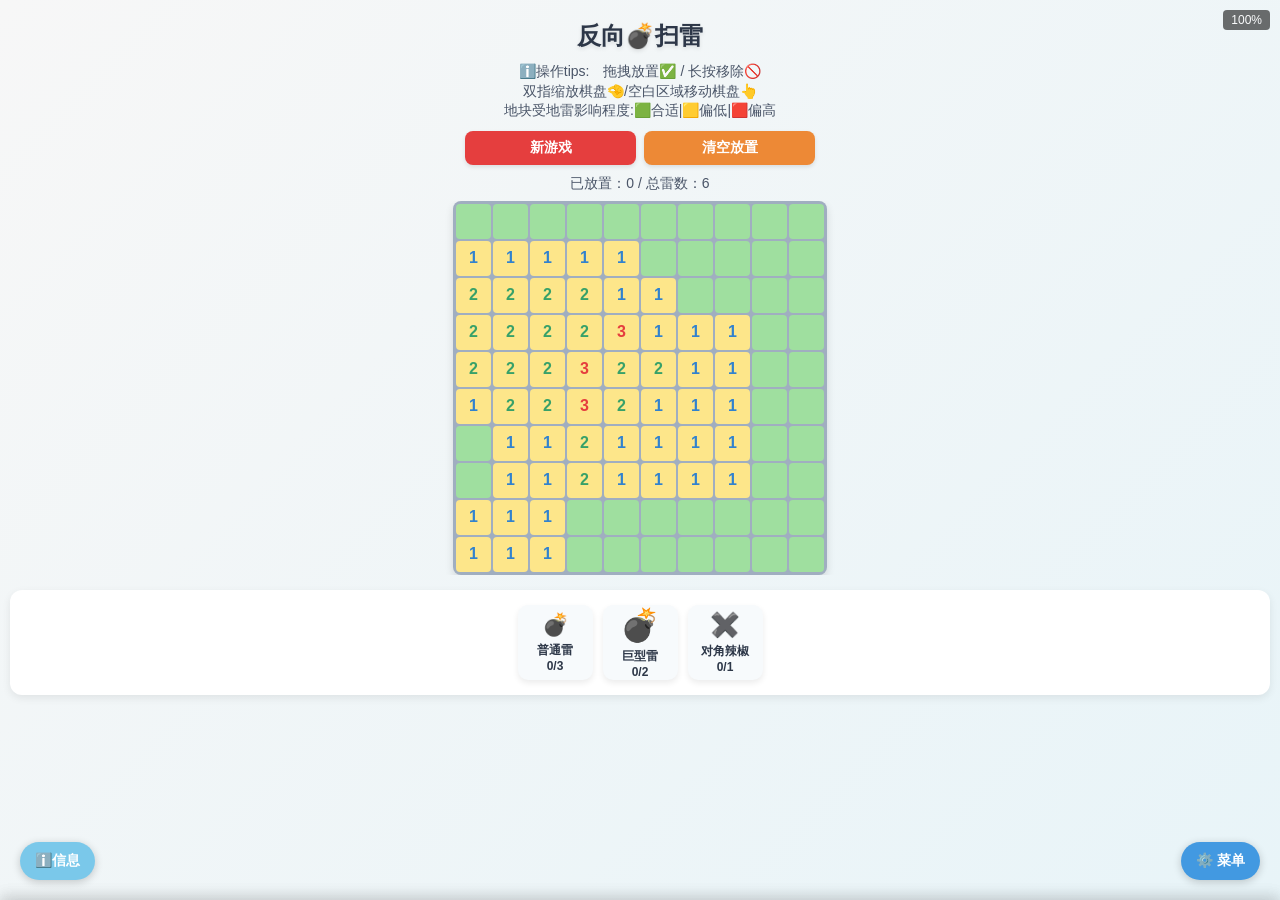
<file: deMineM.html>
<!DOCTYPE html>
<html lang="zh-CN">
<head>
    <meta charset="UTF-8">
    <meta name="viewport" content="width=device-width, initial-scale=1.0, maximum-scale=5.0, user-scalable=yes">
    <title>反向扫雷</title>
    <style>
        * {
            margin: 0;
            padding: 0;
            box-sizing: border-box;
            font-family: "Microsoft kaiti", sans-serif;
            user-select: none;
            -webkit-user-select: none;
            -moz-user-select: none;
            -ms-user-select: none;
        }

        body {
            display: flex;
            flex-direction: column;
            align-items: center;
            background: linear-gradient(135deg, #f7f7f7, #e8f4f8);
            padding: 10px;
            min-height: 100vh;
            position: relative;
            overflow-x: hidden;
        }

        .game-title {
            font-size: 24px;
            margin: 10px 0;
            color: #2d3748;
            text-shadow: 0 2px 4px rgba(0,0,0,0.1);
            text-align: center;
        }

        .rule {
            text-align: center;
            margin-bottom: 10px;
            color: #4a5568;
            font-size: 14px;
            line-height: 1.4;
            padding: 0 5px;
        }

        .timer-box {
            font-size: 18px;
            font-weight: bold;
            color: #e53e3e;
            margin: 8px 0;
            background: #fff;
            padding: 4px 12px;
            border-radius: 10px;
            box-shadow: 0 2px 6px rgba(0,0,0,0.1);
            display: none;
        }

        .panel { 
            gap:8px; 
            display:flex; 
            margin-bottom:10px; 
            width: 100%;
            max-width: 350px;
            justify-content: center;
        }
        .panel button { 
            padding:8px 16px; 
            border:none; 
            border-radius:8px; 
            cursor: pointer;
            color: white;
            font-weight: 600;
            transition: all 0.2s;
            box-shadow: 0 2px 4px rgba(0,0,0,0.1);
            font-size: 14px;
            flex: 1;
        }
        #reset { 
            background:#e53e3e; 
        }
        #reset:hover, #reset:active {
            background:#c53030;
            transform: translateY(-1px);
        }
        #clear { 
            background:#ed8936; 
        }
        #clear:hover, #clear:active {
            background:#dd6b20;
            transform: translateY(-1px);
        }

        .info {
            color: #4a5568;
            font-size: 14px;
            margin-bottom: 8px;
            font-weight: 500;
            text-align: center;
        }

        .board-wrapper {
            width: 100%;
            max-width: calc(100vw - 20px);
            max-height: calc(100vh - 300px);
            overflow: auto;
            display: flex;
            justify-content: center;
            align-items: center;
            touch-action: pan-x pan-y; 
        }
        
        .board {
            display: grid;
            gap: 2px;
            background: #a0aec0;
            padding: 3px;
            border-radius: 8px;
            box-shadow: 0 4px 8px rgba(0,0,0,0.12);
            transform-origin: center center;
            transition: transform 0.1s ease-out;
            --cell-size: clamp(25px, 7vw, 35px);
            grid-template-columns: repeat(var(--board-size), var(--cell-size));
            margin: auto;
        }
        
        .zoom-display {
            position: absolute;
            top: 10px;
            right: 10px;
            background: rgba(0,0,0,0.7);
            color: white;
            padding: 3px 8px;
            border-radius: 4px;
            font-size: 12px;
            opacity: 0.8;
            z-index: 10;
        }
        
        .cell {
            width: var(--cell-size);
            height: var(--cell-size);
            display: flex;
            align-items: center;
            justify-content: center;
            font-weight: bold;
            position: relative;
            background: #ffffff;
            border-radius: 4px;
            cursor: default;
            transition: all 0.15s;
            font-size: clamp(12px, 3vw, 16px);
            touch-action: none;
        }
        .cell:hover, .cell.touch-hover {
            box-shadow: inset 0 0 0 1px #4299e1;
        }
        .cell-valid { background:#9fdf9f; }
        .cell-low { background:#fde68a; }
        .cell-over { background:#fca5a5; }
        .mine-here { 
            box-shadow:inset 0 0 0 2px #2d3748; 
            background:#fff !important; 
            cursor: grab;
            touch-action: none;
        }
        .mine-here:active { cursor: grabbing; }
        .n1{color:#3182ce} .n2{color:#38a169} .n3{color:#e53e3e} 
        .n4{color:#2c5282} .n5{color:#9b2c2c} .n6{color:#00a3af} 
        .n7{color:#1a202c} .n8{color:#718096}

        .mine-slot-box {
            display: flex;
            gap: 10px;
            padding: 15px;
            background: #ffffff;
            border-radius: 12px;
            flex-wrap: wrap;
            justify-content: center;
            margin-top: 15px;
            box-shadow: 0 3px 8px rgba(0,0,0,0.08);
            width: 100%;
            max-width: calc(100vw - 20px);
        }
        .mine-item {
            width: clamp(60px, 18vw, 75px);
            height: clamp(60px, 18vw, 75px);
            border-radius: 10px;
            display: flex;
            flex-direction: column;
            align-items: center;
            justify-content: center;
            font-weight: 600;
            font-size: 12px;
            background: #f7fafc;
            box-shadow: 0 3px 6px rgba(0,0,0,0.08);
            position: relative;
            color: #2d3748;
            transition: all 0.2s;
        }
        .mine-item:hover, .mine-item.touch-hover {
            transform: translateY(-2px);
            box-shadow: 0 4px 8px rgba(0,0,0,0.12);
        }
        .mine-item.disabled { 
            opacity:0.5; 
            cursor: not-allowed;
            transform: none !important;
        }
        .emoji-drag {
            cursor: grab;
            font-size: clamp(18px, 5vw, 24px);
            margin-bottom: 4px;
        }
        .emoji-drag:active { cursor: grabbing; }

        .normal-bomb { font-size:clamp(18px, 4vw, 22px); }
        .big-bomb { font-size:clamp(24px, 6vw, 32px); }
        .high-bomb {
            font-size: clamp(20px, 4.5vw, 24px);
            filter: saturate(1000%) brightness(1.2);
            color: rgb(255, 0, 0) !important;
        }
        .anti-bomb { font-size:clamp(18px, 4vw, 22px); }
        .chiliV-bomb { font-size:clamp(18px, 4vw, 22px); }
        .chiliH-bomb { font-size:clamp(18px, 4vw, 22px); transform:rotate(90deg); }
        .chiliPlus-bomb { font-size:clamp(20px, 4.5vw, 24px); transform:rotate(45deg);}
        .chiliDiag-bomb { font-size:clamp(20px, 4.5vw, 24px); }
        .chiliBigDiag-bomb { font-size:clamp(20px, 4.5vw, 24px); }
        .ring-bomb { font-size:clamp(20px, 4.5vw, 24px); }
        .mirror-bomb { font-size:clamp(20px, 4.5vw, 24px); }
        .radiation-bomb { font-size:clamp(20px, 4.5vw, 24px); }
        .eight-bomb { font-size:clamp(20px, 4.5vw, 24px); }
        .blackhole-bomb { font-size:clamp(20px, 4.5vw, 24px); }
        .yin-yang-bomb { font-size:clamp(20px, 4.5vw, 24px); }

        .mine-item {
            position: relative;
        }
        .mine-item::after {
            content: attr(data-tip);
            position: absolute;
            bottom: 110%;
            left: 50%;
            transform: translateX(-50%);
            background: #2d3748;
            color: #ffffff;
            padding: 4px 10px;
            border-radius: 6px;
            font-size: 11px;
            white-space: nowrap;
            opacity: 0;
            pointer-events: none;
            transition: opacity 0.2s;
            z-index: 10;
            max-width: 200px;
            word-wrap: break-word;
        }
        .mine-item:hover::after, .mine-item.touch-hover::after { opacity: 1; }

        .mine-info-tip {
            display: inline-flex;
            align-items: center;
            gap: 4px;
            font-size: 12px;
            color: #718096;
            cursor: pointer;
            position: relative;
        }
        .mine-preview {
            position: absolute;
            bottom: calc(100% + 8px);
            left: 50%;
            transform: translateX(-50%);
            background: #fff;
            border: 1px solid #e2e8f0;
            border-radius: 6px;
            padding: 8px;
            box-shadow: 0 4px 12px rgba(0,0,0,0.1);
            opacity: 0;
            visibility: hidden;
            transition: all 0.2s;
            z-index: 1000;
            max-width: 280px;
            max-height: 200px;
            overflow: hidden;
        }
        .mine-info-tip:hover .mine-preview, .mine-info-tip.touch-hover .mine-preview {
            opacity: 1;
            visibility: visible;
        }

        .win {
            position: fixed;
            top:0;left:0;width:100%;height:100%;
            background:rgba(0,0,0,0.9);
            display:none;
            flex-direction:column;
            align-items:center;
            justify-content:center;
            color:#fcc367;
            font-size:clamp(28px, 8vw, 40px);
            z-index: 100;
            text-shadow: 0 0 10px rgba(252, 195, 103, 0.8);
            padding: 20px;
        }
        .win button {
            margin-top: 30px;
            padding: 12px 24px;
            background: #48bb78;
            color: white;
            border: none;
            border-radius: 8px;
            font-size: clamp(16px, 4vw, 18px);
            font-weight: 600;
            cursor: pointer;
            transition: all 0.2s;
            box-shadow: 0 4px 8px rgba(0,0,0,0.2);
            min-width: 120px;
        }
        .win button:hover, .win button:active {
            background: #38a169;
            transform: translateY(-2px);
        }

        .sidebar {
            position: fixed;
            bottom: 0;
            left: 0;
            width: 100%;
            max-height: 80vh;
            background: #fff;
            box-shadow: 0 -3px 15px rgba(0,0,0,0.1);
            transform: translateY(100%);
            transition: transform 0.3s ease;
            z-index: 999;
            padding: 15px;
            overflow-y: auto;
            touch-action: pan-y;
        }
        .sidebar.open {
            transform: translateY(0);
        }
        .sidebar-toggle {
            position: fixed;
            bottom: 20px;
            right: 20px;
            top: auto;
            transform: none;
            background: #4299e1;
            color: #fff;
            border: none;
            padding: 10px 15px;
            border-radius: 50px;
            cursor: pointer;
            z-index: 999;
            font-weight: bold;
            font-size: 14px;
            box-shadow: 0 2px 8px rgba(0,0,0,0.2);
            writing-mode: horizontal-tb;
        }

        .info-sidebar {
            position: fixed;
            bottom: 0;
            right: 0;
            width: 100%;
            max-height: 80vh;
            background: #fff;
            box-shadow: 0 -3px 15px rgba(0,0,0,0.1);
            transform: translateY(100%);
            transition: transform 0.3s ease;
            z-index: 998;
            padding: 15px;
            overflow-y: auto;
            touch-action: pan-y;
        }
        .info-sidebar.open {
            transform: translateY(0);
        }
        .info-sidebar-toggle {
            position: fixed;
            bottom: 20px;
            left: 20px;
            top: auto;
            transform: none;
            background: #7ac8ea;
            color: #fff;
            border: none;
            padding: 10px 15px;
            border-radius: 50px;
            cursor: pointer;
            z-index: 998;
            font-weight: bold;
            font-size: 14px;
            box-shadow: 0 2px 8px rgba(0,0,0,0.2);
            writing-mode: horizontal-tb;
        }

        .sidebar-section {
            margin-bottom: 20px;
        }
        .sidebar-title {
            font-size: 16px;
            font-weight: bold;
            margin-bottom: 10px;
            color: #2d3748;
            border-left: 4px solid #4299e1;
            padding-left: 8px;
        }
        .info-sidebar .sidebar-title {
            border-left-color: #7ac8ea;
        }

        .preset-buttons {
            display: flex;
            gap: 8px;
            margin-bottom: 15px;
            width: 100%;
        }
        .preset-btn {
            flex: 1;
            padding: 8px 0;
            border: none;
            border-radius: 6px;
            color: white;
            font-weight: 500;
            cursor: pointer;
            font-size: 14px;
        }
        .preset-easy { background: #38a169; }
        .preset-medium { background: #ed8936; }
        .preset-hard { background: #e53e3e; }

        .custom-item {
            display: flex;
            align-items: center;
            justify-content: space-between;
            margin-bottom: 10px;
        }
        .custom-item label {
            font-weight: 500;
            color: #2d3748;
            font-size: 14px;
        }
        .num-control {
            display: flex;
            align-items: center;
            border-radius: 6px;
            overflow: hidden;
        }
        .num-btn {
            width: 28px;
            height: 28px;
            border: none;
            background: #4299e1;
            color: white;
            cursor: pointer;
            font-size: 16px;
        }
        .num-display {
            width: 40px;
            height: 28px;
            text-align: center;
            line-height: 28px;
            background: #f7fafc;
            border: 1px solid #e2e8f0;
            font-size: 14px;
        }
        .apply-btn {
            width: 100%;
            padding: 9px;
            background: #1dc0d2;
            color: white;
            border: none;
            border-radius: 6px;
            cursor: pointer;
            font-weight: 500;
            margin-top: 5px;
            font-size: 14px;
        }

        .record-item {
            padding: 10px;
            border-radius: 8px;
            margin-bottom: 8px;
            background: #f7fafc;
        }
        .record-label { font-weight: bold; margin-bottom: 4px; font-size: 14px;}
        .record-best { color: #38a169; font-weight: bold; font-size: 14px;}
        .record-current { color: #ed8936; font-weight: bold; font-size: 14px;}
        .record-new { color: #e53e3e; font-weight: bold; margin-left: 6px; font-size: 14px;}
        
        .sidebar-version {
            margin-top: 20px;
            padding-top: 15px;
            border-top: 1px solid #e2e8f0;
            color: #718096;
            font-size: 12px;
            text-align: center;
        }
        
        .record-tip {
            font-size: 12px;
            color: #718096;
            margin-bottom: 10px;
            padding-left: 8px;
            font-style: italic;
        }

        .mine-info-item {
            padding: 10px;
            border-radius: 8px;
            background: #f7fafc;
            margin-bottom: 8px;
            border-left: 3px solid #7ac8ea;
        }
        .mine-info-header {
            display: flex;
            align-items: center;
            gap: 8px;
            margin-bottom: 6px;
        }
        .mine-info-emoji {
            font-size: 18px;
        }
        .mine-info-name {
            font-weight: bold;
            font-size: 14px;
            color: #2d3748;
        }
        .mine-info-desc {
            font-size: 13px;
            color: #4a5568;
            line-height: 1.4;
            margin-bottom: 6px;
        }
        .mine-info-tip {
            display: inline-flex;
            align-items: center;
            gap: 4px;
            font-size: 12px;
            color: #718096;
            cursor: pointer;
        }
        .preview-grid {
            display: grid;
            gap: 1px;
            background: #a0aec0;
            padding: 2px;
            border-radius: 4px;
            position: relative;
        }
        .preview-cell {
            width: clamp(15px, 4vw, 20px);
            height: clamp(15px, 4vw, 20px);
            background: #fff;
            display: flex;
            align-items: center;
            justify-content: center;
            font-size: clamp(10px, 2vw, 11px);
            font-weight: bold;
            color: #2d3748;
        }
        .preview-cell.active {
            background: #9fdf9f;
        }
        .preview-cell.center {
            background: #fca5a5 !important;
        }
        .preview-cell.split-left {
            background: #9fdf9f;
        }
        .preview-cell.split-right {
            background: #9fdf9f;
        }
        .diagonal-line {
            position: absolute;
            top: 0;
            left: 0;
            width: 100%;
            height: 100%;
            pointer-events: none;
        }

        .overlay {
            position: fixed;
            top: 0;
            left: 0;
            width: 100%;
            height: 100%;
            background: rgba(0,0,0,0.3);
            z-index: 997;
            display: none;
        }
        .overlay.show {
            display: block;
        }

        .drag-ghost {
            position: fixed;
            pointer-events: none;
            z-index: 1000;
            transform: translate(-50%, -50%);
            font-size: 24px;
            text-shadow: 0 0 3px rgba(0,0,0,0.5);
        }
    </style>
</head>
<body>
    <h1 class="game-title">反向💣扫雷</h1>
    <div class="rule">
            ℹ️操作tips:&emsp;拖拽放置✅ / 长按移除🚫
        <br>双指缩放棋盘🤏/空白区域移动棋盘👆
        <br>地块受地雷影响程度:🟩合适|🟨偏低|🟥偏高</div>

    <div class="timer-box" id="timer">00:00.00</div>

    <div class="panel">
        <button id="reset">新游戏</button>
        <button id="clear">清空放置</button>
    </div>

    <div class="info">已放置：<span id="placed">0</span> / 总雷数：<span id="max">0</span></div>
    
    <div class="board-wrapper" id="boardWrapper">
        <div class="board" id="board"></div>
        <div class="zoom-display" id="zoomDisplay">100%</div>
    </div>
    
    <div class="mine-slot-box" id="slot"></div>

    <div class="win" id="win">
        <div>🎉 恭喜通关！</div>
        <button onclick="newGame()">再来一局</button>
    </div>

    <div class="overlay" id="overlay"></div>
    
    <button class="sidebar-toggle" id="toggleSidebar">⚙️ 菜单</button>
    <div class="sidebar" id="sidebar">
        <div class="sidebar-section">
            <div class="sidebar-title">🎮 难度选择</div>
            <div class="preset-buttons">
                <button class="preset-btn preset-easy" onclick="setPre('easy')">😎简单</button>
                <button class="preset-btn preset-medium" onclick="setPre('medium')">😮中等</button>
                <button class="preset-btn preset-hard" onclick="setPre('hard')">👿困难</button>
            </div>

            <div class="custom-item">
                <label>棋盘大小</label>
                <div class="num-control">
                    <button class="num-btn" onclick="setVal('size',-1)">-</button>
                    <div class="num-display" id="size">10</div>
                    <button class="num-btn" onclick="setVal('size',1)">+</button>
                </div>
            </div>
            <div class="custom-item">
                <label>总地雷数</label>
                <div class="num-control">
                    <button class="num-btn" onclick="setVal('total',-1)">-</button>
                    <div class="num-display" id="total">6</div>
                    <button class="num-btn" onclick="setVal('total',1)">+</button>
                </div>
            </div>
            <div class="custom-item">
                <label>特殊雷种类</label>
                <div class="num-control">
                    <button class="num-btn" onclick="setVal('type',-1)">-</button>
                    <div class="num-display" id="type">2</div>
                    <button class="num-btn" onclick="setVal('type',1)">+</button>
                </div>
            </div>
            <div class="custom-item">
                <label>特殊雷总数</label>
                <div class="num-control">
                    <button class="num-btn" onclick="setVal('spec',-1)">-</button>
                    <div class="num-display" id="spec">3</div>
                    <button class="num-btn" onclick="setVal('spec',1)">+</button>
                </div>
            </div>
            <button class="apply-btn" onclick="applySet()">应用设置</button>
        </div>

        <div class="sidebar-section">
            <div class="sidebar-title">🏆 最快纪录</div>
            <div class="record-tip">使用预设难度开始计时挑战吧！ヾ(≧▽≦*)o</div>
            <div id="recordList"></div>
        </div>
        
        <div class="sidebar-version">v.4.1移动端<br>作者:L1Nzy<br>邮箱:lin060911@qq.com</div>
    </div>

    <button class="info-sidebar-toggle" id="toggleInfoSidebar">ℹ️信息</button>
    <div class="info-sidebar" id="infoSidebar">
        <div class="sidebar-section">
            <div class="sidebar-title">💣 炸弹信息</div>
            <div id="mineInfoList"></div>
        </div>
    </div>

    <script>
        let S=10, T=6, TY=2, SP=3;
        const LIMIT = { size:[6,20], total:[2,16], type:[0,14], spec:[0,99] }; 

        const PRE = {
            easy:   { size: 8,  total: 6,  type: 2,  spec: 4 },
            medium: { size: 10, total: 8,  type: 4,  spec: 6 },
            hard:   { size: 12, total: 10, type: 6,  spec: 8 }
        };

        let diff = null;
        let st = 0;
        let ti = null;
        let ct = 0;
        let ts = false; 

        let lt = JSON.parse(localStorage.getItem('mineLastTimes')) || {
            easy: null, medium: null, hard: null
        };
        let rec = JSON.parse(localStorage.getItem('mineRecords')) || {
            easy: null, medium: null, hard: null
        };

        const M = {
            normal:{n:"普通雷",e:"💣",cls:"normal-bomb",tip:"3x3范围 +1",f:(r,c,v)=>addVal(r,c,1,1,v,1),
                preview: {size:3, active: [[0,0],[0,1],[0,2],[1,0],[1,1],[1,2],[2,0],[2,1],[2,2]], center: [1,1]}},
            big5:{n:"巨型雷",e:"💣",cls:"big-bomb",tip:"5x5范围 +1",f:(r,c,v)=>addVal(r,c,2,2,v,1),
                preview: {size:5, active: [[0,0],[0,1],[0,2],[0,3],[0,4],[1,0],[1,1],[1,2],[1,3],[1,4],[2,0],[2,1],[2,2],[2,3],[2,4],[3,0],[3,1],[3,2],[3,3],[3,4],[4,0],[4,1],[4,2],[4,3],[4,4]], center: [2,2]}},
            high:{n:"高爆雷",e:"💣",cls:"high-bomb",tip:"3x3范围 +2",f:(r,c,v)=>addVal(r,c,1,1,v,2),
                preview: {size:3, active: [[0,0],[0,1],[0,2],[1,0],[1,1],[1,2],[2,0],[2,1],[2,2]], center: [1,1], values: [[2,2,2],[2,2,2],[2,2,2]]}},
            anti:{n:"反物质炸弹",e:"💥",cls:"anti-bomb",tip:"3x3范围 -1",f:(r,c,v)=>addVal(r,c,1,1,v,-1),
                preview: {size:3, active: [[0,0],[0,1],[0,2],[1,0],[1,1],[1,2],[2,0],[2,1],[2,2]], center: [1,1], values: [[-1,-1,-1],[-1,-1,-1],[-1,-1,-1]]}},
            chiliV:{n:"竖辣椒",e:"🌶️",cls:"chiliV-bomb",tip:"竖方向各2格 +1",f:(r,c,v)=>{
                for(let i=-2;i<=2;i++){let y=r+i;if(y>=0&&y<S)v[y][c]++;}
            }, preview: {size:5, active: [[0,2],[1,2],[2,2],[3,2],[4,2]], center: [2,2]}},
            chiliH:{n:"横辣椒",e:"🌶️",cls:"chiliH-bomb",tip:"横方向各2格 +1",f:(r,c,v)=>{
                for(let i=-2;i<=2;i++){let x=c+i;if(x>=0&&x<S)v[r][x]++;}
            }, preview: {size:5, active: [[2,0],[2,1],[2,2],[2,3],[2,4]], center: [2,2]}},
            chiliPlus:{n:"十字辣椒",e:"✖️",cls:"chiliPlus-bomb",tip:"横竖各2格 +1",f:(r,c,v)=>{
                for(let i=-2;i<=2;i++){let y=r+i;if(y>=0&&y<S)v[y][c]++;}
                for(let i=-2;i<=2;i++){let x=c+i;if(x>=0&&x<S)v[r][x]++;}
            }, preview: {size:5, active: [[0,2],[1,2],[2,0],[2,1],[2,2],[2,3],[2,4],[3,2],[4,2]], center: [2,2]}},
            chiliDiag:{n:"对角辣椒",e:"✖️",cls:"chiliDiag-bomb",tip:"3x3对角线 +1",f:(r,c,v)=>{
                const d=[[-1,-1],[-1,1],[0,0],[1,-1],[1,1]];
                d.forEach(([dr,dc])=>{let y=r+dr,x=c+dc;if(y>=0&&y<S&&x>=0&&x<S)v[y][x]++;});
            }, preview: {size:3, active: [[0,0],[0,2],[1,1],[2,0],[2,2]], center: [1,1]}},
            chiliBigDiag:{n:"大对角辣椒",e:"✖️",cls:"chiliBigDiag-bomb",tip:"5x5对角线 +1",f:(r,c,v)=>{
                const d=[[-2,-2],[-2,2],[-1,-1],[1,1],[-1,1],[1,-1],[0,0],[2,-2],[2,2]];
                d.forEach(([dr,dc])=>{let y=r+dr,x=c+dc;if(y>=0&&y<S&&x>=0&&x<S)v[y][x]++;});
            }, preview: {size:5, active: [[0,0],[0,4],[1,1],[1,3],[2,2],[3,1],[3,3],[4,0],[4,4]], center: [2,2]}},
            ring:{n:"环形雷",e:"🔘",cls:"ring-bomb",tip:"5x5区域外圈 +1",f:(r,c,v)=>{
                for(let nr=-2;nr<=2;nr++){
                    for(let nc=-2;nc<=2;nc++){
                        if(nr === -2 || nr === 2 || nc === -2 || nc === 2){
                            let y = r + nr;
                            let x = c + nc;
                            if(y >= 0 && y < S && x >= 0 && x < S){
                                v[y][x]++;
                            }
                        }
                    }
                }
            }, preview: {size:5, active: [[0,0],[0,1],[0,2],[0,3],[0,4],[1,0],[1,4],[2,0],[2,4],[3,0],[3,4],[4,0],[4,1],[4,2],[4,3],[4,4]], center: [2,2]}},
            mirror:{n:"镜像双雷",e:"🪞",cls:"mirror-bomb",tip:"自身+对称点 3x3 +1",f:(r,c,v)=>{
                let mr = S - 1 - r;
                let mc = S - 1 - c;
                addVal(r, c, 1,1,v,1);
                addVal(mr, mc,1,1,v,1);
            }, preview: {size:6, active: [[0,0],[0,1],[0,2],[1,0],[1,1],[1,2],[2,0],[2,1],[2,2],[3,3],[3,4],[3,5],[4,3],[4,4],[4,5],[5,3],[5,4],[5,5]], center: [1,1], split: true}},
            radiation:{n:"辐射雷",e:"☢️",cls:"radiation-bomb",tip:"中心+3 内环+2 外环+1",f:(r,c,v)=>{
                v[r][c] +=3;
                for(let dr=-1;dr<=1;dr++){
                    for(let dc=-1;dc<=1;dc++){
                        if(dr===0 && dc===0) continue;
                        let y = r+dr, x = c+dc;
                        if(y>=0&&y<S&&x>=0&&x<S) v[y][x]+=2;
                    }
                }
                for(let dr=-2;dr<=2;dr++){
                    for(let dc=-2;dc<=2;dc++){
                        if(Math.abs(dr)===2 || Math.abs(dc)===2){
                            let y = r+dr, x = c+dc;
                            if(y>=0&&y<S&&x>=0&&x<S) v[y][x]+=1;
                        }
                    }
                }
            }, preview: {size:5, active: [[0,0],[0,1],[0,2],[0,3],[0,4],[1,0],[1,1],[1,2],[1,3],[1,4],[2,0],[2,1],[2,2],[2,3],[2,4],[3,0],[3,1],[3,2],[3,3],[3,4],[4,0],[4,1],[4,2],[4,3],[4,4]], 
                center: [2,2], values: [[1,1,1,1,1],[1,2,2,2,1],[1,2,3,2,1],[1,2,2,2,1],[1,1,1,1,1]]}},
            eight:{n:"八向雷",e:"✳️",cls:"eight-bomb",tip:"8方向各2格+自身 +1",f:(r,c,v)=>{
                const dirs = [[-1,-1],[-1,0],[-1,1],[0,-1],[0,1],[1,-1],[1,0],[1,1]];
                v[r][c]++;
                dirs.forEach(([dy,dx])=>{
                    for(let i=1;i<=2;i++){
                        let y = r + dy*i;
                        let x = c + dx*i;
                        if(y>=0&&y<S&&x>=0&&x<S) v[y][x]++;
                    }
                });
            }, preview: {size:5, active: [
                [2,2],
                [1,2], [0,2],
                [3,2], [4,2],
                [2,1], [2,0],
                [2,3], [2,4],
                [1,1], [0,0],
                [1,3], [0,4],
                [3,1], [4,0],
                [3,3], [4,4]
            ], center: [2,2]}},
            blackhole:{n:"黑洞炸弹",e:"🕳️",cls:"blackhole-bomb",tip:"中心-1 十字不变 外圈8格+1",f:(r,c,v)=>{
                v[r][c] -= 1;
                const outer = [[-1,-1],[-1,1],[1,-1],[1,1],[-2,0],[2,0],[0,-2],[0,2]];
                outer.forEach(([dr, dc]) => {
                    let y = r + dr;
                    let x = c + dc;
                    if(y >= 0 && y < S && x >= 0 && x < S) {
                        v[y][x] += 1;
                    }
                });
            }, preview: {size:5, active: [[0,2],[1,1],[1,3],[2,0],[2,2],[2,4],[3,1],[3,3],[4,2]], center: [2,2], values: [[, ,1, , ], [,1,,1, ], [1,,-1,,1], [,1,,1, ], [, ,1, , ]]}},
            yinYang:{n:"阴阳炸弹",e:"☯️",cls:"yin-yang-bomb",tip:"自身3x3+1 对称点3x3-1",f:(r,c,v)=>{
                addVal(r, c, 1, 1, v, 1);
                let mr = S - 1 - r;
                let mc = S - 1 - c;
                addVal(mr, mc, 1, 1, v, -1);
            }, preview: {size:6, active: [[0,0],[0,1],[0,2],[1,0],[1,1],[1,2],[2,0],[2,1],[2,2],[3,3],[3,4],[3,5],[4,3],[4,4],[4,5],[5,3],[5,4],[5,5]], 
                center: [1,1], values: [[1,1,1,,,], [1,1,1,,,], [1,1,1,,,], [,,, -1,-1,-1], [,,, -1,-1,-1], [,,, -1,-1,-1]], split: true}}
        };

        let G={tar:[],p:[],placed:{},pool:{},max:0,drag:null};
        let dragGhost = null;
        let isDraggingFromBoard = false;
        let dragMineType = null;
        let dragMineKey = null;
        let touchStartX = 0, touchStartY = 0;
        let touchStartTime = 0;
        let touchMoveDistance = 0;
        let touchTimeout = null;
        
        let boardScale = 1;
        let minScale = 0.5;
        let maxScale = 3;
        let initialDistance = null;
        let isPinching = false;
        let isDragging = false; 
        let isDeleting = false;

        document.getElementById('toggleInfoSidebar').onclick = (e) => {
            e.stopPropagation();
            const infoSb = document.getElementById('infoSidebar');
            const overlay = document.getElementById('overlay');
            infoSb.classList.toggle('open');
            overlay.classList.toggle('show');
            document.getElementById('sidebar').classList.remove('open');
        };
        document.getElementById('toggleSidebar').onclick = (e) => {
            e.stopPropagation();
            const sb = document.getElementById('sidebar');
            const overlay = document.getElementById('overlay');
            sb.classList.toggle('open');
            overlay.classList.toggle('show');
            document.getElementById('infoSidebar').classList.remove('open');
        };

        document.addEventListener('click', (e) => {
            const sidebar = document.getElementById('sidebar');
            const infoSidebar = document.getElementById('infoSidebar');
            const toggleSidebar = document.getElementById('toggleSidebar');
            const toggleInfoSidebar = document.getElementById('toggleInfoSidebar');
            const overlay = document.getElementById('overlay');

            const isClickOutsideSidebar = !sidebar.contains(e.target) && e.target !== toggleSidebar;
            const isClickOutsideInfoSidebar = !infoSidebar.contains(e.target) && e.target !== toggleInfoSidebar;

            if (isClickOutsideSidebar && sidebar.classList.contains('open')) {
                sidebar.classList.remove('open');
            }
            if (isClickOutsideInfoSidebar && infoSidebar.classList.contains('open')) {
                infoSidebar.classList.remove('open');
            }
            if (!sidebar.classList.contains('open') && !infoSidebar.classList.contains('open')) {
                overlay.classList.remove('show');
            }
        });

        function createDragGhost(emoji, className) {
            if (dragGhost) {
                dragGhost.remove();
            }
            dragGhost = document.createElement('div');
            dragGhost.className = `drag-ghost ${className}`;
            dragGhost.textContent = emoji;
            dragGhost.style.display = 'none';
            document.body.appendChild(dragGhost);
            return dragGhost;
        }

        function updateZoomDisplay() {
            document.getElementById('zoomDisplay').textContent = Math.round(boardScale * 100) + '%';
        }

        function setBoardScale(scale) {
            const board = document.getElementById('board');
            boardScale = Math.max(minScale, Math.min(maxScale, scale));
            board.style.transform = `scale(${boardScale})`;
            updateZoomDisplay();
            
            localStorage.setItem('boardScale', boardScale.toString());
        }

        function initTouchEvents() {
            const slot = document.getElementById('slot');
            const board = document.getElementById('board');
            const boardWrapper = document.getElementById('boardWrapper');
            
            slot.addEventListener('touchstart', function(e) {
                e.stopPropagation();
                if (e.touches.length > 1) return;
                
                const touch = e.touches[0];
                const target = e.target;
                
                const mineItem = target.closest('.mine-item');
                if (!mineItem || mineItem.classList.contains('disabled')) return;
                
                const emojiElement = mineItem.querySelector('.emoji-drag');
                if (!emojiElement) return;
                
                const mineType = Object.keys(M).find(key => M[key].cls === emojiElement.className.split(' ')[1]);
                if (!mineType) return;
                
                const useCount = Object.values(G.placed).filter(x => x === mineType).length;
                if (useCount >= G.pool[mineType]) return;
                
                touchStartX = touch.clientX;
                touchStartY = touch.clientY;
                touchStartTime = Date.now();
                dragMineType = mineType;
                dragMineKey = null;
                isDraggingFromBoard = false;
                isDragging = true;
                isDeleting = false;
                touchMoveDistance = 0;
                
                if (touchTimeout) {
                    clearTimeout(touchTimeout);
                    touchTimeout = null;
                }
                
                const ghost = createDragGhost(M[mineType].e, M[mineType].cls);
                ghost.style.display = 'block';
                ghost.style.left = touch.clientX + 'px';
                ghost.style.top = touch.clientY + 'px';
                
                e.preventDefault();
            }, { passive: false });
            
            board.addEventListener('touchstart', function(e) {
                e.stopPropagation();
                if (e.touches.length > 1) {
                    isPinching = true;
                    initialDistance = null;
                    e.preventDefault();
                    return;
                }
                
                const touch = e.touches[0];
                const target = e.target;
                
                const cell = target.closest('.cell');
                if (!cell) return;
                
                const r = parseInt(cell.dataset.r);
                const c = parseInt(cell.dataset.c);
                const k = r + ',' + c;
                
                touchStartX = touch.clientX;
                touchStartY = touch.clientY;
                touchStartTime = Date.now();
                touchMoveDistance = 0;
                isDragging = false;
                isDeleting = false;
                
                if (touchTimeout) {
                    clearTimeout(touchTimeout);
                }
                
                if (G.placed[k]) {
                    dragMineType = G.placed[k];
                    dragMineKey = k;
                    isDraggingFromBoard = true;
                    
                    const ghost = createDragGhost(M[dragMineType].e, M[dragMineType].cls);
                    ghost.style.display = 'block';
                    ghost.style.left = touch.clientX + 'px';
                    ghost.style.top = touch.clientY + 'px';
                    
                    touchTimeout = setTimeout(() => {
                        if (!isDragging && touchMoveDistance < 10) {
                            isDeleting = true;
                            delete G.placed[k];
                            resetP();
                            render();
                            updatePlaced();
                            
                            if (dragGhost) {
                                dragGhost.style.display = 'none';
                            }
                        }
                    }, 800);
                } else {
                    dragMineType = null;
                    dragMineKey = null;
                    isDraggingFromBoard = false;
                }
                
                e.preventDefault();
            }, { passive: false });
            
            document.addEventListener('touchmove', function(e) {
                if (e.touches.length > 1) {
                    isPinching = true;
                    const touch1 = e.touches[0];
                    const touch2 = e.touches[1];
                    
                    const currentDistance = Math.sqrt(
                        Math.pow(touch2.clientX - touch1.clientX, 2) +
                        Math.pow(touch2.clientY - touch1.clientY, 2)
                    );
                    
                    if (initialDistance === null) {
                        initialDistance = currentDistance;
                    } else {
                        const scaleChange = currentDistance / initialDistance;
                        setBoardScale(boardScale * scaleChange);
                        initialDistance = currentDistance;
                    }
                    
                    e.preventDefault();
                    return;
                }
                
                if (!dragMineType && !isDraggingFromBoard) return;
                
                const touch = e.touches[0];
                const dx = touch.clientX - touchStartX;
                const dy = touch.clientY - touchStartY;
                touchMoveDistance = Math.sqrt(dx * dx + dy * dy);
                
                if (touchMoveDistance > 5) {
                    isDragging = true;
                    if (touchTimeout) {
                        clearTimeout(touchTimeout);
                        touchTimeout = null;
                    }
                }
                
                if (dragMineType && dragGhost) {
                    dragGhost.style.left = touch.clientX + 'px';
                    dragGhost.style.top = touch.clientY + 'px';
                }
                
                if (touchMoveDistance > 10) {
                    e.preventDefault();
                }
            }, { passive: false });
            
            document.addEventListener('touchend', function(e) {
                if (isPinching) {
                    isPinching = false;
                    initialDistance = null;
                    return;
                }
                
                if (touchTimeout) {
                    clearTimeout(touchTimeout);
                    touchTimeout = null;
                }
                
                const touch = e.changedTouches[0];
                
                if (dragMineType && isDragging && !isDeleting) {
                    const target = document.elementFromPoint(touch.clientX, touch.clientY);
                    
                    if (target) {
                        const cell = target.closest('.cell');
                        
                        if (cell) {
                            const r = parseInt(cell.dataset.r);
                            const c = parseInt(cell.dataset.c);
                            const k = r + ',' + c;
                            
                            if (isDraggingFromBoard) {
                                if (k !== dragMineKey && !G.placed[k]) {
                                    delete G.placed[dragMineKey];
                                    G.placed[k] = dragMineType;
                                    startTiOnFirst();
                                    resetP();
                                    render();
                                    updatePlaced();
                                }
                            } else {
                                if (!G.placed[k]) {
                                    const useCount = Object.values(G.placed).filter(x => x === dragMineType).length;
                                    if (useCount < G.pool[dragMineType]) {
                                        G.placed[k] = dragMineType;
                                        startTiOnFirst();
                                        resetP();
                                        render();
                                        updatePlaced();
                                    }
                                }
                            }
                        }
                    }
                }
                
                if (dragGhost) {
                    dragGhost.style.display = 'none';
                }
                
                dragMineType = null;
                dragMineKey = null;
                isDraggingFromBoard = false;
                isDragging = false;
                isDeleting = false;
                touchMoveDistance = 0;
            });
            
            document.addEventListener('touchcancel', function() {
                if (touchTimeout) {
                    clearTimeout(touchTimeout);
                    touchTimeout = null;
                }
                
                if (dragGhost) {
                    dragGhost.style.display = 'none';
                }
                
                dragMineType = null;
                dragMineKey = null;
                isDraggingFromBoard = false;
                isDragging = false;
                isDeleting = false;
                touchMoveDistance = 0;
                isPinching = false;
                initialDistance = null;
            });
        }

        function initInfoSidebarLongPress() {
            const infoSidebar = document.getElementById('infoSidebar');
            
            infoSidebar.addEventListener('touchstart', function(e) {
                if (e.touches.length > 1) return;
                
                const touch = e.touches[0];
                const target = e.target;
                
                const tipElement = target.closest('.mine-info-tip');
                if (!tipElement) return;
                
                const longPressTimer = setTimeout(() => {
                    tipElement.classList.add('touch-hover');
                }, 300);
                
                e.target.dataset.longPressTimer = longPressTimer;
                
                e.preventDefault();
            }, { passive: false });
            
            infoSidebar.addEventListener('touchmove', function(e) {
                const target = e.target;
                const tipElement = target.closest('.mine-info-tip');
                
                if (tipElement && tipElement.dataset.longPressTimer) {
                    clearTimeout(tipElement.dataset.longPressTimer);
                    delete tipElement.dataset.longPressTimer;
                    tipElement.classList.remove('touch-hover');
                }
            }, { passive: false });
            
            infoSidebar.addEventListener('touchend', function(e) {
                const target = e.target;
                const tipElement = target.closest('.mine-info-tip');
                
                if (tipElement) {
                    if (tipElement.dataset.longPressTimer) {
                        clearTimeout(tipElement.dataset.longPressTimer);
                        delete tipElement.dataset.longPressTimer;
                    }
                    
                    tipElement.classList.add('touch-hover');
                    setTimeout(() => {
                        tipElement.classList.remove('touch-hover');
                    }, 1000);
                }
            });
            
            infoSidebar.addEventListener('touchcancel', function(e) {
                const target = e.target;
                const tipElement = target.closest('.mine-info-tip');
                
                if (tipElement && tipElement.dataset.longPressTimer) {
                    clearTimeout(tipElement.dataset.longPressTimer);
                    delete tipElement.dataset.longPressTimer;
                    tipElement.classList.remove('touch-hover');
                }
            });
        }

        function addVal(r,c,dr,dc,v,n){
            for(let nr=-dr;nr<=dr;nr++) {
                for(let nc=-dc;nc<=dc;nc++){
                    let y=r+nr,x=c+nc; 
                    if(y>=0&&y<S&&x>=0&&x<S) v[y][x]+=n;
                }
            }
        }

        function genGame(){
            let all=["big5","high","anti","chiliV","chiliH","chiliPlus","chiliDiag","chiliBigDiag","ring","mirror","radiation","eight","blackhole","yinYang"];
            let sel=all.sort(()=>Math.random()-0.5).slice(0,TY);
            let pool={};
            let normal = 0;
            
            if (SP < T) {
                normal = Math.max(1, T - SP);
            }
            if (normal > 0) {
                pool.normal = normal;
            }
            
            let rem=SP; 
            sel.forEach(t=>{pool[t]=1;rem--});
            
            while(rem>0){
                let t=sel[Math.random()*sel.length|0];
                pool[t]++;
                rem--;
            }
            
            let mines=[]; 
            for(let t in pool){
                for(let i=0;i<pool[t];i++){
                    mines.push(t);
                }
            }
            
            mines=mines.slice(0,T);
            let pos=new Set(),ans={};
            
            while(mines.length){
                let r=Math.random()*S|0,c=Math.random()*S|0,k=r+','+c;
                if(!pos.has(k)){pos.add(k);ans[k]=mines.pop();}
            }
            
            let tar=Array(S).fill().map(()=>Array(S).fill(0));
            for(let k in ans){
                let [r,c]=k.split(',');
                M[ans[k]].f(+r,+c,tar);
            }
            
            G.tar=tar; 
            G.pool=pool; 
            G.max=T; 
            G.placed={}; 
            resetP();
        }

        function resetP(){
            G.p=Array(S).fill().map(()=>Array(S).fill(0));
            for(let k in G.placed){
                let [r,c]=k.split(',');
                M[G.placed[k]].f(+r,+c,G.p);
            }
        }

        function render(){
            let b=document.getElementById('board'); 
            b.innerHTML='';
            b.style.setProperty('--board-size', S);
            
            for(let r=0;r<S;r++) {
                for(let c=0;c<S;c++){
                    let d=document.createElement('div'); 
                    d.className='cell';
                    d.dataset.r=r; 
                    d.dataset.c=c;
                    
                    let t=G.tar[r][c],p=G.p[r][c],k=r+','+c;
                    
                    if(p===t) d.classList.add('cell-valid');
                    else if(p<t) d.classList.add('cell-low');
                    else d.classList.add('cell-over');
                    
                    if(t!==0){
                        d.textContent=t;
                        d.classList.add('n'+Math.min(t,8));
                    }
                    
                    if(G.placed[k]){
                        d.classList.add('mine-here');
                        let ty=G.placed[k];
                        d.innerHTML=`<span class="${M[ty].cls}">${M[ty].e}</span>`;
                    }
                    
                    b.appendChild(d);
                }
            }
            
            document.getElementById('placed').textContent=Object.keys(G.placed).length;
            document.getElementById('max').textContent=G.max;
            
            renderSlot(); 
            checkWin();
        }

        function renderSlot(){
            let s=document.getElementById('slot');
            s.innerHTML='';
            
            for(let t in G.pool){
                let max=G.pool[t],use=Object.values(G.placed).filter(x=>x===t).length;
                let div=document.createElement('div');
                
                div.className='mine-item'+(use>=max?' disabled':'');
                div.dataset.tip=M[t].tip;
                div.innerHTML=`<div class="emoji-drag ${M[t].cls}">${M[t].e}</div><div>${M[t].n}</div><div>${use}/${max}</div>`;
                
                s.appendChild(div);
            }
            
            initTouchEvents();
        }

        function updatePlaced(){
            let placed=Object.keys(G.placed).length;
            document.getElementById('placed').textContent=placed;
            document.getElementById('max').textContent=G.max;
        }

        function startTiOnFirst(){
            if (!diff || ts) return;
            ts = true;
            startTi();
        }

        function startTi() {
            stopTi();
            st = Date.now();
            ti = setInterval(updateTi, 10);
            document.getElementById('timer').style.display = 'block';
        }

        function stopTi() {
            if (ti) clearInterval(ti);
        }

        function updateTi() {
            const elapsed = Date.now() - st;
            ct = elapsed;
            const ms = elapsed % 1000;
            const sec = Math.floor(elapsed / 1000) % 60;
            const min = Math.floor(elapsed / 60000);
            
            document.getElementById('timer').textContent = 
                `${min.toString().padStart(2,'0')}:${sec.toString().padStart(2,'0')}.${(ms/10|0).toString().padStart(2,'0')}`;
        }

        function checkWin(){
            if(Object.keys(G.placed).length!==G.max) return;
            
            for(let r=0;r<S;r++) {
                for(let c=0;c<S;c++) {
                    if(G.p[r][c]!==G.tar[r][c]) return;
                }
            }
            
            stopTi(); 
            saveRec();
            document.getElementById('win').style.display='flex';
        }

        function saveRec() {
            if (!diff) return;
            lt[diff] = ct;
            localStorage.setItem('mineLastTimes', JSON.stringify(lt));
            
            if (rec[diff] === null || ct < rec[diff]) {
                rec[diff] = ct;
                localStorage.setItem('mineRecords', JSON.stringify(rec));
            }
            renderRec();
        }

        function fmtTime(ms) {
            if (ms == null) return '暂无纪录';
            const min = Math.floor(ms / 60000);
            const sec = Math.floor(ms / 1000) % 60;
            const msec = Math.floor((ms % 1000) / 10);
            
            return `${min.toString().padStart(2,'0')}:${sec.toString().padStart(2,'0')}.${msec.toString().padStart(2,'0')}`;
        }

        function renderRec() {
            const list = document.getElementById('recordList');
            list.innerHTML = `
                <div class="record-item"><div class="record-label">简单</div>
                    最快：<span class="record-best">${fmtTime(rec.easy)}</span><br>
                    本次：<span class="record-current">${fmtTime(lt.easy)}</span>
                </div>
                <div class="record-item"><div class="record-label">中等</div>
                    最快：<span class="record-best">${fmtTime(rec.medium)}</span><br>
                    本次：<span class="record-current">${fmtTime(lt.medium)}</span>
                </div>
                <div class="record-item"><div class="record-label">困难</div>
                    最快：<span class="record-best">${fmtTime(rec.hard)}</span><br>
                    本次：<span class="record-current">${fmtTime(lt.hard)}</span>
                </div>
            `;
        }

        function setPre(d) {
            const p = PRE[d];
            S = p.size; 
            T = p.total; 
            TY = p.type; 
            SP = p.spec;
            SP = Math.min(SP, T); 
            TY = Math.min(TY, SP);
            
            document.getElementById('size').textContent = S;
            document.getElementById('total').textContent = T;
            document.getElementById('type').textContent = TY;
            document.getElementById('spec').textContent = SP;
            
            diff = d;
            applySet();
        }

        function setVal(key,dir){
            let [min,max]=LIMIT[key];
            let val = (key==='size'?S:key==='total'?T:key==='type'?TY:SP);
            val = Math.max(min, Math.min(max, val+dir));
            
            if(key==='size') S=val; 
            if(key==='total') T=val;
            if(key==='type') TY=val; 
            if(key==='spec') SP=val;
            
            SP=Math.min(SP,T); 
            TY=Math.min(TY,SP);
            
            document.getElementById('size').textContent=S;
            document.getElementById('total').textContent=T;
            document.getElementById('type').textContent=TY;
            document.getElementById('spec').textContent=SP;
            
            diff = null;
        }

        function applySet(){
            SP=Math.min(SP,T); 
            TY=Math.min(TY,SP);
            newGame();
        }

        function newGame(){
            stopTi();
            ts = false;
            ct = 0;
            document.getElementById('timer').textContent = '00:00.00';
            document.getElementById('timer').style.display = 'none';
            document.getElementById('win').style.display='none';
            genGame(); 
            render(); 
            renderRec();
        }

        function clearAll(){
            G.placed={};
            resetP();
            render();
        }

        function genPreHtml(mk) {
            const mine = M[mk];
            const { size, active, center, values, split } = mine.preview;
            const isPlus1 = !values;

            let diagonal = '';
            if (split) {
                diagonal = `<svg class="diagonal-line" viewBox="0 0 ${size} ${size}">
                                <line x1="${size}" y1="0" x2="0" y2="${size}" stroke="#666" stroke-width="0.2"/>
                            </svg>`;
            }

            let html = `<div class="preview-grid" style="grid-template-columns: repeat(${size}, 1fr);">`;
            html += diagonal;

            for (let i = 0; i < size; i++) {
                for (let j = 0; j < size; j++) {
                    let cellCls = 'preview-cell';
                    let isCenter = (i === center[0] && j === center[1]);
                    let isActive = active.some(([x, y]) => x === i && y === j);

                    if (isCenter) {
                        cellCls += ' center';
                    } else if (isActive) {
                        if (split) {
                            if (i < 3 && j < 3) {
                                cellCls += ' split-left';
                            } else if (i >= 3 && j >= 3) {
                                cellCls += ' split-right';
                            }
                        } else {
                            cellCls += ' active';
                        }
                    }

                    let cellVal = '';
                    if (!isPlus1 && values && values[i] && values[i][j] !== undefined && values[i][j] !== '') {
                        cellVal = values[i][j];
                    }

                    html += `<div class="${cellCls}">${cellVal}</div>`;
                }
            }
            html += `</div>`;
            return html;
        }

        function renderMineInfo() {
            const list = document.getElementById('mineInfoList');
            let html = '';
            for (const key in M) {
                const mine = M[key];
                html += `
                <div class="mine-info-item">
                    <div class="mine-info-header">
                        <div class="mine-info-emoji ${mine.cls}">${mine.e}</div>
                        <div class="mine-info-name">${mine.n}</div>
                    </div>
                    <div class="mine-info-desc">${mine.tip}</div>
                    <div class="mine-info-tip">
                        ℹ️查看影响范围
                        <div class="mine-preview">${genPreHtml(key)}</div>
                    </div>
                </div>`;
            }
            list.innerHTML = html;
            
            initInfoSidebarLongPress();
        }

        document.getElementById('reset').onclick=newGame;
        document.getElementById('clear').onclick=clearAll;

        window.onload=()=>{
            renderRec();
            renderMineInfo();
            newGame();
            
            const savedScale = localStorage.getItem('boardScale');
            if (savedScale) {
                setBoardScale(parseFloat(savedScale));
            } else {
                setBoardScale(1);
            }
        };

        window.addEventListener('resize', function() {
            const board = document.getElementById('board');
            board.style.transform = `scale(${boardScale})`;
        });
    </script>
</body>
</html>
</file>
<file: style.css>
/* ==========================================================================
 * 反向扫雷 · style.css 样式表结构总览
 *
 * 职责：全站唯一样式表，服务纯静态单页游戏《反向扫雷》；
 *      按「设计令牌 → 基础重置 → 主界面组件 → 侧栏与弹窗 → 响应式适配
 *      → 主界面视觉规格 → 记录栏成就」的顺序组织。
 * 约束：不使用 CSS 预处理器，不引外部字体与图标库，避免任何第三方资源请求。
 * 约定：色板、圆角、投影、缓动集中在 1 区定义，正文组件优先复用这些变量；
 *      分区 banner 的编号与本目录一一对应，可据此快速定位任意组件。
 *
 * 设计要点：
 *   1) 色系：薄荷绿到天空蓝的柔和渐变配大面积留白，避免高饱和色块。
 *   2) 层次：系统字体 + 大标题 + 分组卡片 + 毛玻璃，用投影与细描边分层，
 *      不使用立体描边按钮。
 *   3) 语义色：绿 = 安全 / 可落子，黄 = 待定 / 提示，红 = 危险 / 违规；
 *      颜色只承载状态语义，不承担装饰。
 *   4) 适配：桌面单列居中；700px 以下使用底部抽屉与触屏尺寸。
 *
 * 目录：
 *   1. 设计令牌
 *   2. 基础重置
 *   3. 背景特效
 *   4. 标题区
 *   5. 操作面板
 *   6. 进度条
 *   7. 棋盘
 *   8. 地雷 dock
 *   9. 通关遮罩
 *  10. 脑王彩蛋
 *  11. 庆祝落物
 *  12. 弹窗体系
 *  13. 预设开始卡
 *  14. 教学完成框
 *  15. 侧栏浮动按钮
 *  16. 抽屉容器
 *  17. 分组卡片
 *  18. 规则正文
 *  19. 难度预设
 *  20. 自定义参数面板
 *  21. 成绩记录
 *  22. 炸弹图鉴
 *  23. 开关行
 *  24. 输入与按钮
 *  25. 操作方式与滑杆
 *  26. 信息栏折叠
 *  27. 成就与记录
 *  28. 成就横幅
 *  29. 难度弹窗
 *  30. 创造模式
 *  31. 教学气泡
 *  32. 拖拽与提示
 *  33. 全局提示条
 *  34. 确认框与导入框
 *  35. 图鉴分类与系列入口
 *  36. 窄屏适配
 *  37. 触屏与动效偏好
 *  38. 系列挑战高亮
 *  39. 主界面布局骨架
 *  40. 主界面背景
 *  41. 主界面标题与操作提示
 *  42. 主按钮条
 *  43. 计时与信息
 *  44. 主进度条
 *  45. 主棋盘
 *  46. 地雷 dock 外观
 *  47. 预设开始卡片
 *  48. 创造模式主区
 *  49. 教学气泡定位
 *  50. 主界面拖拽与提示
 *  51. 移动端主界面
 *  52. 顶部统计
 *  53. 成就区
 *  54. 成就条目
 *  55. 成就悬浮说明
 *  56. 成就横幅
 *  56.1 新手引导层
 *  57. 存档与挑战面板：存档详情 / 完整性状态
 *  58. 记录栏统一与折叠
 *  59. 全屏按钮 / 创造模式布局 / 记录跳转 / 移动端背景减负
 *  60. 地雷槽清空放置 / 🎯挑战弹窗 / 设置关于
 *  61. 地雷卡效果气泡层级 / 成绩栏难度配色 / 加载中占位
 * ========================================================================== */

/* ===== 1. 设计令牌 ===== */
:root {
    /* 字体栈：系统 UI 字体优先，不引入网络字体，保证首屏零阻塞 */
    --rm-font: -apple-system, BlinkMacSystemFont, "SF Pro Text", "SF Pro Display",
        "Segoe UI", "PingFang SC", "Hiragino Sans GB",  sans-serif;
    --rm-mono: ui-monospace, "SF Mono", SFMono-Regular, Menlo, Consolas, monospace;

    /* 文字灰度：四级明度分别承担标题 / 正文 / 次要说明 / 占位与禁用 */
    --rm-ink: #14212b;
    --rm-ink-2: #36454f;
    --rm-ink-3: #61707d;
    --rm-ink-4: #8e9aa6;

    /* 语义色板：每个主色配 -deep（描边/文字）与 -tint（浅底）两档衍生色 */
    --rm-blue: #2f7feb;
    --rm-blue-deep: #1d63c4;
    --rm-blue-tint: rgba(47, 127, 235, .10);
    --rm-green: #2fa96b;
    --rm-green-deep: #1f8352;
    --rm-green-tint: rgba(47, 169, 107, .12);
    --rm-orange: #ef8a2c;
    --rm-orange-tint: rgba(239, 138, 44, .13);
    --rm-red: #e9514e;
    --rm-red-tint: rgba(233, 81, 78, .12);
    --rm-yellow: #e6a314;
    --rm-yellow-tint: rgba(230, 163, 20, .14);
    --rm-purple: #7c5cd6;
    --rm-purple-tint: rgba(124, 92, 214, .12);
    --rm-teal: #0fa3b1;

    /* 表面与描边：毛玻璃 = 半透明白底 + 发丝线，层次靠背景透出而非加深色 */
    --rm-card: #ffffff;
    --rm-card-soft: #f7f9fc;
    --rm-card-tint: #f2f6fa;
    --rm-hairline: rgba(22, 33, 43, .075);
    --rm-hairline-2: rgba(22, 33, 43, .12);
    --rm-glass: rgba(255, 255, 255, .70);
    --rm-glass-strong: rgba(255, 255, 255, .87);

    /* 投影：由浅到深四级，模拟自上而下的自然光，不使用硬边阴影 */
    --rm-shadow-xs: 0 1px 2px rgba(18, 38, 58, .06);
    --rm-shadow-sm: 0 1px 2px rgba(18, 38, 58, .06), 0 7px 20px rgba(18, 38, 58, .07);
    --rm-shadow-md: 0 2px 6px rgba(18, 38, 58, .07), 0 18px 42px rgba(18, 38, 58, .12);
    --rm-shadow-lg: 0 26px 76px rgba(12, 28, 52, .28);

    /* 圆角与缓动：--rm-spring 带轻微回弹，只用于可点击的小元素 */
    --rm-r-xl: 28px;
    --rm-r-lg: 22px;
    --rm-r-md: 16px;
    --rm-r-sm: 12px;
    --rm-ease: cubic-bezier(.22, .8, .28, 1);
    --rm-spring: cubic-bezier(.34, 1.4, .64, 1);

    /* 内容列宽：主列 560px，一行约 20 个汉字，兼顾手机与桌面阅读 */
    --rm-col: 560px;
}

/* ===== 2. 基础重置 ===== */
/* 统一盒模型：border-box 让 gap 与内边距不撑破尺寸；同时关掉触屏双击高亮 */
*,
*::before,
*::after {
    margin: 0;
    padding: 0;
    box-sizing: border-box;
    user-select: none;
    -webkit-user-select: none;
    -webkit-tap-highlight-color: transparent;
}

html {
    -webkit-text-size-adjust: 100%;
    text-size-adjust: 100%;
}

/* 全局容器：单列纵向居中；100dvh 应对移动端地址栏收放导致的高度变化 */
body {
    display: flex;
    flex-direction: column;
    align-items: center;
    min-height: 100vh;
    min-height: 100dvh;
    padding: calc(22px + env(safe-area-inset-top, 0px)) 24px 42px;
    position: relative;
    overflow-x: hidden;
    font-family: var(--rm-font);
    color: var(--rm-ink);
    line-height: 1.5;
    -webkit-font-smoothing: antialiased;
    -moz-osx-font-smoothing: grayscale;
    text-rendering: optimizeLegibility;
    background-color: #c3e69d;
    background-image:
        radial-gradient(rgba(26, 74, 66, .06) 1px, transparent 1.1px),
        radial-gradient(1150px 680px at 6% -10%, rgba(198, 236, 96, .9), transparent 62%),
        radial-gradient(980px 600px at 98% -2%, rgba(98, 195, 238, .72), transparent 60%),
        radial-gradient(1000px 680px at 50% 112%, rgba(160, 220, 244, .95), transparent 64%),
        linear-gradient(180deg, #c2e286 0%, #b1e4b3 48%, #d9efe4 74%, #e8f4f8 100%);
    background-size: 26px 26px, auto, auto, auto, auto;
    background-attachment: fixed, fixed, fixed, fixed, fixed;
    background-repeat: repeat, no-repeat, no-repeat, no-repeat, no-repeat;
}

/* 全局颗粒噪点：固定层 SVG 噪声，给大面积渐变加质感，且不拦截任何交互 */
body::before {
    content: '';
    position: fixed;
    inset: 0;
    pointer-events: none;
    z-index: -1;
    opacity: .022;
    background-image: url("data:image/svg+xml,%3Csvg viewBox='0 0 256 256' xmlns='http://www.w3.org/2000/svg'%3E%3Cfilter id='noise'%3E%3CfeTurbulence type='fractalNoise' baseFrequency='0.85' numOctaves='4' stitchTiles='stitch'/%3E%3C/filter%3E%3Crect width='100%25' height='100%25' filter='url(%23noise)'/%3E%3C/svg%3E");
}

/* 脑王模式：整页切换为暖金渐变，作为隐藏成就达成后的环境反馈 */
body.brain-golden {
    background-color: #fff4c9;
    background-image:
        radial-gradient(rgba(120, 84, 0, .05) 1px, transparent 1.1px),
        radial-gradient(1000px 620px at 14% -8%, rgba(255, 226, 112, .85), transparent 62%),
        radial-gradient(900px 560px at 92% 0%, rgba(255, 245, 178, .9), transparent 60%),
        linear-gradient(160deg, #ffe98a 0%, #ffdf7a 40%, #fff3c2 74%, #fffaf0 100%) !important;
    background-size: 26px 26px, auto, auto, auto !important;
}

/* 层级约定：正文组件统一 z-index: 1，稳定压在 z-index: 0 的背景特效之上 */
.hero,
.hud,
.board-tray,
.board,
.mine-slot-box,
.create-mode-panel,
#tutorialProgressBar,
.teach-progress-bar-inline,
.preset-start-card,
.win,
footer.sidebar-version {
    position: relative;
    z-index: 1;
}

a,
button {
    font-family: inherit;
}

button {
    -webkit-appearance: none;
    appearance: none;
    border: none;
    background: none;
    font-size: inherit;
    color: inherit;
    cursor: pointer;
}

button:disabled {
    cursor: not-allowed;
}

input,
textarea {
    font-family: inherit;
    user-select: text;
    -webkit-user-select: text;
}

/* 键盘可达性：仅键盘聚焦时出现主色描边，鼠标点击不出现焦点环 */
:focus-visible {
    outline: 3px solid rgba(47, 127, 235, .45);
    outline-offset: 2px;
}

::selection {
    background: rgba(47, 127, 235, .22);
}

/* 滚动条：窄条 + 全圆角滑块，与全局细描边风格保持一致（WebKit） */
::-webkit-scrollbar {
    width: 8px;
    height: 8px;
}

::-webkit-scrollbar-track {
    background: transparent;
}

::-webkit-scrollbar-thumb {
    background: rgba(22, 33, 43, .16);
    border-radius: 99px;
}

::-webkit-scrollbar-thumb:hover {
    background: rgba(22, 33, 43, .26);
}

/* ===== 3. 背景特效 ===== */
/* 背景特效层：固定铺满且 pointer-events: none，纯氛围，不参与任何命中测试 */
.bg-effects {
    position: fixed;
    inset: 0;
    pointer-events: none;
    z-index: 0;
    overflow: hidden;
}

/* 扫描线：1px 主色光带自上而下循环，给静态棋盘一个"探测中"的空间感 */
.bg-scan-line {
    position: absolute;
    top: -4%;
    left: 0;
    width: 100%;
    height: 1px;
    background: linear-gradient(90deg,
        transparent 0%,
        rgba(47, 127, 235, .16) 14%,
        rgba(47, 127, 235, .34) 50%,
        rgba(47, 127, 235, .16) 86%,
        transparent 100%);
    box-shadow:
        0 0 8px rgba(47, 127, 235, .16),
        0 0 26px rgba(47, 127, 235, .10);
    animation: scanDown 26s linear infinite;
    opacity: .7;
}

.bg-scan-trail {
    position: absolute;
    top: -4%;
    left: 0;
    width: 100%;
    height: 110px;
    background: linear-gradient(0deg,
        rgba(47, 127, 235, .10) 0%,
        rgba(47, 127, 235, .05) 34%,
        transparent 100%);
    animation: scanDown 26s linear infinite;
    pointer-events: none;
    transform: translateY(-108px);
    z-index: 1;
}

@keyframes scanDown {
    0%   { top: -8%; }
    100% { top: 108%; }
}

/* 地雷残影：落子瞬间放大后淡出，把"探到雷"的即时反馈延伸到背景层 */
.bg-mine-ghost {
    position: absolute;
    opacity: 0;
    transform: scale(.2);
    filter: drop-shadow(0 6px 10px rgba(18, 38, 58, .14));
    animation: mineDetected 3.4s cubic-bezier(.34, 1.4, .64, 1) forwards;
    pointer-events: none;
    user-select: none;
}

@keyframes mineDetected {
    0%   { opacity: 0; transform: scale(.2) rotate(-14deg) translateY(-8px); }
    16%  { opacity: .5; transform: scale(1.04) rotate(4deg) translateY(0); }
    40%  { opacity: .3; transform: scale(1) rotate(0deg); }
    100% { opacity: 0; transform: scale(.72) translateY(-10px); }
}

/* 脑王模式：扫描线与残影同步换成金色，保证整页色温一致 */
body.brain-golden .bg-scan-line {
    background: linear-gradient(90deg,
        transparent 0%,
        rgba(230, 163, 20, .18) 14%,
        rgba(230, 163, 20, .4) 50%,
        rgba(230, 163, 20, .18) 86%,
        transparent 100%);
    box-shadow:
        0 0 10px rgba(230, 163, 20, .2),
        0 0 28px rgba(230, 163, 20, .12);
}

body.brain-golden .bg-scan-trail {
    background: linear-gradient(0deg,
        rgba(230, 163, 20, .1) 0%,
        rgba(230, 163, 20, .04) 36%,
        transparent 100%);
}

body.brain-golden .bg-mine-ghost {
    filter: drop-shadow(0 6px 10px rgba(150, 105, 0, .2));
}

/* ===== 4. 标题区 ===== */
/* 主标题：clamp() 让字号在 34px~52px 间随视口连续变化，不靠媒体查询跳变 */
.hero {
    display: flex;
    flex-direction: column;
    align-items: center;
    width: 100%;
    margin: 4px 0 18px;
    text-align: center;
}

.game-title {
    font-size: clamp(34px, 4.6vw, 52px);
    font-weight: 800;
    letter-spacing: -.02em;
    line-height: 1.18;
    color: var(--rm-ink);
    text-shadow: 0 1px 0 rgba(255, 255, 255, .7), 0 10px 30px rgba(18, 38, 58, .08);
    animation: titleFadeIn .9s var(--rm-spring) both;
}

@keyframes titleFadeIn {
    0%   { opacity: 0; transform: translateY(-12px) scale(.97); }
    100% { opacity: 1; transform: translateY(0) scale(1); }
}

/* 规则条容器与「⚙️切换」链接的通用样式：.rule 容器已随操作 tips 迁到棋盘右侧
   而移除，只保留仍被 `.board-tips-note` 复用的 .rule-mode-link */
.rule-mode-link {
    color: var(--rm-blue);
    cursor: pointer;
    font-weight: 600;
    border-bottom: 1px dashed rgba(47, 127, 235, .45);
    transition: color .2s ease, border-color .2s ease;
}

.rule-mode-link:hover {
    color: var(--rm-blue-deep);
    border-bottom-color: var(--rm-blue-deep);
}

/* ===== 5. 操作面板 ===== */
/* 操作面板：560px 主列宽 + 26px 大圆角，作为棋盘上方的"控制台"容器 */
.hud {
    width: min(100%, var(--rm-col));
    padding: 8px;
    border-radius: 26px;
    background: rgba(255, 255, 255, .78);
    border: 1px solid rgba(255, 255, 255, .78);
    -webkit-backdrop-filter: blur(24px) saturate(170%);
    backdrop-filter: blur(24px) saturate(170%);
    box-shadow: var(--rm-shadow-md);
    animation: hudIn .7s var(--rm-spring) .12s both;
}

@keyframes hudIn {
    0%   { opacity: 0; transform: translateY(10px) scale(.985); }
    100% { opacity: 1; transform: translateY(0) scale(1); }
}

.panel {
    display: flex;
    gap: 6px;
    width: 100%;
}

/* 操作按钮：一行均分，44px 高度是触屏最小可靠点击区 */
.panel button {
    flex: 1 1 0;
    min-width: 0;
    height: 44px;
    padding: 0 6px;
    border: none;
    border-radius: 17px;
    color: #fff;
    font-size: 13.5px;
    font-weight: 600;
    letter-spacing: .01em;
    white-space: nowrap;
    cursor: pointer;
    transition:
        transform .22s var(--rm-spring),
        background-color .25s ease,
        box-shadow .25s ease,
        filter .25s ease;
    will-change: transform;
}

.panel button:active {
    transform: scale(.965);
    transition-duration: .09s;
}

/* 主操作「新游戏」：高强调红色，引导玩家先走通这一条主路径 */
#reset {
    background: linear-gradient(180deg, #ff6b63 0%, #ef4a44 55%, #dd2f2c 100%);
    box-shadow: 0 6px 16px rgba(232, 56, 56, .30), inset 0 1px 0 rgba(255, 255, 255, .28);
}

#reset:hover {
    filter: brightness(1.06) saturate(1.02);
    box-shadow: 0 9px 22px rgba(232, 56, 56, .38), inset 0 1px 0 rgba(255, 255, 255, .3);
}

#reset:active {
    filter: brightness(.97);
}

/* 次要操作：橙 = 清空，绿 = 教学 / 创造，紫 = 挑战，四色实心按钮按功能区分 */
#tutorialBtn,
#createBtn {
    background: linear-gradient(180deg, #4fd9a5 0%, #2fbf87 55%, #16a273 100%);
    box-shadow: 0 6px 16px rgba(26, 184, 131, .28), inset 0 1px 0 rgba(255, 255, 255, .28);
}

#tutorialBtn:hover,
#createBtn:hover {
    filter: brightness(1.06) saturate(1.02);
    box-shadow: 0 9px 22px rgba(26, 184, 131, .38), inset 0 1px 0 rgba(255, 255, 255, .3);
}

#difficultyBtn {
    background: linear-gradient(180deg, #8b97ef 0%, #6474dc 55%, #4a5cc5 100%);
    box-shadow: 0 6px 16px rgba(90, 108, 213, .30), inset 0 1px 0 rgba(255, 255, 255, .28);
}

#difficultyBtn:hover {
    filter: brightness(1.06) saturate(1.02);
    box-shadow: 0 9px 22px rgba(90, 108, 213, .4), inset 0 1px 0 rgba(255, 255, 255, .3);
}

/* 状态行：左计时、右放置数，两端对齐；固定高度以免出现时挤动棋盘 */
.hud-meta {
    display: flex;
    align-items: center;
    justify-content: space-between;
    gap: 10px;
    padding: 8px 4px 1px;
    min-height: 34px;
}

.timer-box {
    display: none;
    width: max-content;
    margin: 0;
    padding: 6px 11px;
    border-radius: 11px;
    background: rgba(255, 255, 255, .7);
    border: 1px solid rgba(255, 255, 255, .8);
    box-shadow: inset 0 1px 2px rgba(18, 38, 58, .04);
    color: #e25e5e;
    font-family: var(--rm-mono);
    font-size: 13px;
    font-weight: 600;
    letter-spacing: .04em;
    font-variant-numeric: tabular-nums;
}

/* 计时红点：1.8s 呼吸循环，用最小的动效表达"计时中" */
.timer-box::before {
    content: '';
    display: inline-block;
    width: 6px;
    height: 6px;
    margin-right: 7px;
    border-radius: 50%;
    background: #ff5a52;
    vertical-align: 1px;
    animation: timerPulse 1.8s ease-in-out infinite;
}

@keyframes timerPulse {
    0%, 100% { opacity: 1; box-shadow: 0 0 0 0 rgba(255, 90, 82, .28); }
    50%      { opacity: .55; box-shadow: 0 0 0 4px rgba(255, 90, 82, 0); }
}

.info {
    margin: 0;
    padding: 6px 11px;
    border-radius: 11px;
    background: rgba(255, 255, 255, .5);
    color: var(--rm-ink-3);
    font-size: 12.5px;
    font-weight: 500;
    font-variant-numeric: tabular-nums;
    white-space: nowrap;
}

.info #placed,
.info #max {
    color: var(--rm-ink);
    font-weight: 700;
}

/* ===== 6. 进度条 ===== */
/* 教学进度条：毛玻璃胶囊 + 主色渐变填充，宽度由 JS 写入内联样式 */
#tutorialProgressBar {
    display: none;
    width: min(100%, var(--rm-col));
    margin: 0 0 12px;
    padding: 12px 16px 14px;
    border-radius: 18px;
    background: var(--rm-glass);
    border: 1px solid rgba(255, 255, 255, .78);
    -webkit-backdrop-filter: blur(20px) saturate(160%);
    backdrop-filter: blur(20px) saturate(160%);
    box-shadow: var(--rm-shadow-sm);
}

#tutorialProgressBar .progress-header {
    display: flex;
    align-items: center;
    justify-content: space-between;
    margin-bottom: 8px;
}

#tutorialProgressBar .progress-title {
    color: var(--rm-ink);
    font-size: 13.5px;
    font-weight: 700;
}

#tutorialProgressBar .progress-text {
    color: var(--rm-ink-3);
    font-size: 12.5px;
    font-weight: 600;
    font-variant-numeric: tabular-nums;
}

#tutorialProgressBar .progress-track {
    width: 100%;
    height: 7px;
    overflow: hidden;
    border-radius: 99px;
    background: rgba(22, 33, 43, .08);
    box-shadow: inset 0 1px 2px rgba(22, 33, 43, .05);
}

#tutorialProgressBar .progress-fill {
    width: 0%;
    height: 100%;
    border-radius: 99px;
    background: linear-gradient(90deg, #58cf8d, #2fa96b);
    box-shadow: 0 0 8px rgba(47, 169, 107, .35);
    transition: width .8s var(--rm-ease);
}

.teach-progress-bar-inline {
    display: flex;
    align-items: center;
    gap: 12px;
    width: 100%;
    margin: 8px 0 0;
    padding: 10px 14px;
    border-radius: 16px;
    background: rgba(255, 255, 255, .62);
    border: 1px solid rgba(255, 255, 255, .8);
    box-shadow: inset 0 0 0 1px rgba(22, 33, 43, .02);
    animation: teachBarIn .6s var(--rm-spring) both;
}

@keyframes teachBarIn {
    0%   { opacity: 0; transform: translateY(-8px) scale(.98); }
    100% { opacity: 1; transform: translateY(0) scale(1); }
}

.teach-progress-bar-inline .teach-progress-title {
    color: var(--rm-ink-2);
    font-size: 12.5px;
    font-weight: 700;
    white-space: nowrap;
    min-width: 56px;
}

.teach-progress-bar-inline .teach-progress-track {
    flex: 1;
    height: 6px;
    overflow: hidden;
    border-radius: 99px;
    background: rgba(22, 33, 43, .08);
    box-shadow: inset 0 1px 2px rgba(22, 33, 43, .05);
}

.teach-progress-bar-inline .teach-progress-text {
    min-width: 44px;
    color: var(--rm-ink-3);
    font-size: 12px;
    font-weight: 700;
    text-align: right;
    font-variant-numeric: tabular-nums;
    white-space: nowrap;
}

.teach-progress-bar-inline .teach-progress-fill {
    width: 0%;
    height: 100%;
    border-radius: 99px;
    background: linear-gradient(90deg, #6aa8f7, #4c8ee6 55%, #38b2a3);
    box-shadow: 0 0 8px rgba(76, 142, 230, .32);
    transition: width .8s var(--rm-ease);
}

/* ===== 7. 棋盘 ===== */
/* 棋盘托盘：毛玻璃外框（22px blur）把棋盘从渐变背景上"托"起来，形成两级收边 */
.board-tray {
    width: max-content;
    min-width: 560px;
    max-width: 100%;
    margin: 0 auto;
    padding: 12px;
    border-radius: 30px;
    background: rgba(255, 255, 255, .82);
    border: 1px solid rgba(255, 255, 255, .85);
    -webkit-backdrop-filter: blur(22px) saturate(170%);
    backdrop-filter: blur(22px) saturate(170%);
    box-shadow:
        0 1px 0 rgba(255, 255, 255, .9) inset,
        0 2px 6px rgba(18, 38, 58, .07),
        0 22px 48px rgba(18, 38, 58, .13);
    animation: boardAppear .7s var(--rm-spring) .16s both;
}

/* 棋盘网格：8×8 由 JS 生成列；gap 取 2px，既能分格又不会让相邻棋子显得松散 */
.board {
    display: grid;
    gap: 2px;
    width: max-content;
    max-width: 100%;
    margin: 0 auto;
    padding: 8px;
    border-radius: 22px;
    background: rgba(255, 255, 255, .5);
    box-shadow: inset 0 0 0 1px rgba(22, 33, 43, .04);
}

@keyframes boardAppear {
    0%   { opacity: 0; transform: scale(.965) translateY(8px); }
    100% { opacity: 1; transform: scale(1) translateY(0); }
}

/* 格子：边长由 JS 写入 --cell-size（随难度与视口自适应），圆角与字号按比例推导 */
.cell {
    position: relative;
    z-index: 1;
    display: flex;
    align-items: center;
    justify-content: center;
    width: var(--cell-size, 40px);
    height: var(--cell-size, 40px);
    border-radius: clamp(5px, calc(var(--cell-size, 40px) * .18), 9px);
    background: #ffffff;
    color: var(--rm-ink);
    font-size: clamp(11px, calc(var(--cell-size, 40px) * .45), 18px);
    font-weight: 700;
    line-height: 1;
    cursor: default;
    box-shadow:
        inset 0 0 0 1px rgba(22, 33, 43, .045),
        0 1px 1px rgba(18, 38, 58, .035);
    transition:
        background-color .22s ease,
        box-shadow .22s ease,
        transform .18s var(--rm-spring);
}

.cell:hover {
    z-index: 2;
    box-shadow:
        inset 0 0 0 2px rgba(47, 127, 235, .7),
        0 3px 10px rgba(47, 127, 235, .16);
}

/* 三态配色：绿 = 安全可落、黄 = 接近上限、红 = 超出上限，只表达状态语义 */
.cell-valid {
    background: #9fdf9f;
    box-shadow: inset 0 0 0 1px rgba(47, 132, 79, .26);
}

.cell-low {
    background: #fde68a;
    box-shadow: inset 0 0 0 1px rgba(190, 126, 8, .24);
}

.cell-over {
    background: #fca5a5;
    box-shadow: inset 0 0 0 1px rgba(197, 60, 60, .24);
}

.mine-here {
    position: relative;
    z-index: 3;
    cursor: grab;
    animation: none;
}

.mine-here:active {
    cursor: grabbing;
}

/* 已落子：主色细环 + 极淡填充，与"可放置"的绿色空格形成明确区分 */
.mine-here::after {
    content: '';
    position: absolute;
    inset: 0;
    border-radius: inherit;
    pointer-events: none;
    background: linear-gradient(180deg, rgba(47, 127, 235, .08), rgba(47, 127, 235, .015));
    box-shadow: inset 0 0 0 2px rgba(47, 127, 235, .72);
    animation: mineBorderPulse 3.2s ease-in-out infinite;
}

@keyframes mineBorderPulse {
    0%, 100% { box-shadow: inset 0 0 0 2px rgba(47, 127, 235, .68); }
    50%      { box-shadow: inset 0 0 0 2px rgba(47, 127, 235, .92), 0 0 10px rgba(47, 127, 235, .16); }
}

@keyframes cellMineDrop {
    0%   { transform: scale(.45) translateY(-8px); opacity: 0; }
    60%  { transform: scale(1.08) translateY(0); opacity: 1; }
    100% { transform: scale(1) translateY(0); opacity: 1; }
}

/* 落子动画只加在最新放下的一颗，避免整盘棋子反复重放 */
.cell.mine-here.just-dropped,
#createBoardArea .cell.mine-here.just-dropped {
    animation: cellMineDrop .42s var(--rm-spring) both;
}

#createBoardArea .board {
    animation: none;
}

#createBoardArea .cell.mine-here {
    animation: none;
}

/* 影响值数字：1~8 由冷到暖，数值越大越偏红，与棋盘三态保持同一套语义 */
.n1 { color: #2f7feb; }
.n2 { color: #2fa96b; }
.n3 { color: #e9514e; }
.n4 { color: #23509a; }
.n5 { color: #9c3733; }
.n6 { color: #0f9aa7; }
.n7 { color: #1a202c; }
.n8 { color: #6b7a8a; }
.n9 { color: #7c5cd6; }
.n-1 { color: #c96a24; }
.n-2 { color: #c94a2e; }
.n-3 { color: #c93333; }
.n-4 { color: #b32b2b; }
.n-5 { color: #982626; }
.n-6 { color: #912323; }

/* 影响值角标：右下角小胶囊，黄底随压力增大转红，尺寸随格子等比缩放 */
.cell-influence {
    position: absolute;
    right: 1px;
    bottom: 1px;
    z-index: 4;
    display: flex;
    align-items: center;
    justify-content: center;
    width: auto;
    height: auto;
    min-width: 0;
    padding: 0 2px;
    border-radius: 4px;
    background: #f5ae00;
    color: #fff;
    font-size: max(7px, calc(var(--cell-size, 40px) * .30));
    font-weight: 700;
    line-height: 1.15;
    letter-spacing: -.02em;
    pointer-events: none;
    user-select: none;
    box-shadow: 0 1px 2px rgba(130, 80, 0, .24);
    animation: influenceBadgeIn .24s var(--rm-spring) both;
}

.cell-influence.influence-low {
    background: #f5ae00;
}

.cell-influence.influence-over {
    background: #f23b36;
}

.cell-influence.influence-wide {
    padding: 0 1.5px;
    font-size: max(6px, calc(var(--cell-size, 40px) * .26));
    letter-spacing: -.06em;
}

.cell.has-influence .cell-num {
    transform: translate(-18%, -22%);
}

.cell-num {
    position: relative;
    z-index: 2;
    transition: transform .22s var(--rm-spring);
}

@keyframes influenceBadgeIn {
    0%   { opacity: 0; transform: scale(.5); }
    100% { opacity: 1; transform: scale(1); }
}

/* ===== 8. 地雷 dock ===== */
/* 地雷坞：毛玻璃托盘横向排列可拖拽的地雷棋子，宽度随棋子数量自适应 */
.mine-slot-box {
    display: flex;
    flex-wrap: wrap;
    align-items: stretch;
    justify-content: center;
    gap: 10px;
    width: fit-content;
    min-width: min(100%, 300px);
    max-width: min(100%, var(--rm-col));
    margin: 18px auto 0;
    padding: 12px;
    border-radius: 26px;
    background: var(--rm-glass);
    border: 1px solid rgba(255, 255, 255, .8);
    -webkit-backdrop-filter: blur(22px) saturate(170%);
    backdrop-filter: blur(22px) saturate(170%);
    box-shadow: var(--rm-shadow-md);
    animation: titleFadeIn .45s var(--rm-spring) .2s both;
}

/* 地雷卡片：78×86 固定尺寸，保证坞内横向排布整齐、拖拽起点稳定 */
.mine-item {
    position: relative;
    display: flex;
    flex-direction: column;
    align-items: center;
    justify-content: center;
    width: 78px;
    height: 86px;
    padding: 8px 4px 7px;
    border: 1px solid var(--rm-hairline);
    border-radius: 18px;
    background: #ffffff;
    color: var(--rm-ink-2);
    font-size: 12px;
    font-weight: 600;
    cursor: pointer;
    box-shadow:
        0 1px 2px rgba(18, 38, 58, .04),
        0 5px 14px rgba(18, 38, 58, .05);
    transition:
        transform .28s var(--rm-spring),
        box-shadow .28s ease,
        border-color .25s ease,
        background-color .25s ease,
        opacity .25s ease;
    will-change: transform;
}

.mine-item:active {
    cursor: grabbing;
}

.mine-item > div:nth-child(2) {
    max-width: 100%;
    margin-top: 1px;
    overflow: hidden;
    color: var(--rm-ink);
    font-size: 11.5px;
    font-weight: 600;
    white-space: nowrap;
    text-overflow: ellipsis;
}

.mine-item > div:nth-child(3) {
    margin-top: 1px;
    color: var(--rm-ink-4);
    font-size: 10.5px;
    font-weight: 600;
    font-variant-numeric: tabular-nums;
}

.mine-item:hover:not(.disabled):not(.selected) {
    transform: translateY(-3px);
    border-color: rgba(47, 127, 235, .22);
    box-shadow:
        0 2px 4px rgba(18, 38, 58, .05),
        0 12px 26px rgba(47, 127, 235, .14);
}

/* 不可用态：降透明 + 去饱和，直接表达"该地雷已用完" */
.mine-item.disabled {
    opacity: .42;
    cursor: not-allowed;
    transform: none !important;
    filter: grayscale(.45);
    box-shadow: none;
}

/* 选中态：绿色描边 + 浅绿底，与"已落子"的蓝色细环区分开 */
.mine-item.selected {
    transform: translateY(-3px);
    border-color: rgba(47, 169, 107, .55);
    background: linear-gradient(180deg, #f2fbf6, #e9f8f0);
    box-shadow:
        0 0 0 2px rgba(47, 169, 107, .18),
        0 12px 26px rgba(47, 169, 107, .18);
}

.mine-item.selected .emoji-drag {
    animation: selectedBounce 1.5s var(--rm-ease) infinite;
}

@keyframes selectedBounce {
    0%, 100% { transform: translateY(0) scale(1); }
    30%      { transform: translateY(-3px) scale(1.05); }
    55%      { transform: translateY(-1px) scale(1.02); }
}

.emoji-drag {
    display: flex;
    align-items: center;
    justify-content: center;
    width: 100%;
    height: 34px;
    margin-bottom: 1px;
    font-size: 24px;
    line-height: 1;
    cursor: grab;
    filter: drop-shadow(0 2px 3px rgba(18, 38, 58, .12));
    transition: transform .25s var(--rm-spring);
}

.emoji-drag:active {
    cursor: grabbing;
}

/* 地雷图形尺寸：按视觉重量分档（22px 普通 / 24~27px 强化），卡内留白更均匀 */
.normal-bomb { font-size: 22px; }
.big-bomb { font-size: 27px; filter: drop-shadow(0 3px 4px rgba(0, 0, 0, .14)); }
.high-bomb {
    font-size: 24px;
    filter: saturate(420%) brightness(1.05) drop-shadow(0 2px 4px rgba(255, 0, 0, .28));
    color: rgb(255, 0, 0) !important;
}
.anti-bomb { font-size: 22px; }
.chiliV-bomb { font-size: 22px; }
.chiliH-bomb { font-size: 22px; transform: rotate(90deg); }
.chiliPlus-bomb { font-size: 24px; }
.chiliDiag-bomb { font-size: 24px; }
.chiliBigDiag-bomb { font-size: 27px; }
.ring-bomb { font-size: 22px; }
.mirror-bomb { font-size: 22px; }
.radiation-bomb { font-size: 22px; }
.eight-bomb { font-size: 22px; }
.blackhole-bomb { font-size: 22px; }
.yin-yang-bomb { font-size: 22px; }
.negative-mirror-bomb { font-size: 22px; }
.amplifier-bomb { font-size: 22px; }
.locator-bomb { font-size: 22px; }
.shield-bomb { font-size: 22px; }
.siphon-bomb { font-size: 22px; }
.big-blackhole-bomb { font-size: 27px; }
.tri-sym-bomb { font-size: 22px; }

/* 悬浮提示：深色半透明气泡，向上弹出，避免遮挡棋盘与坞内其它卡片 */
.mine-item::after {
    content: attr(data-tip);
    position: absolute;
    bottom: calc(100% + 9px);
    left: 50%;
    z-index: 10;
    padding: 7px 12px;
    border-radius: 11px;
    background: rgba(28, 34, 42, .94);
    -webkit-backdrop-filter: blur(14px);
    backdrop-filter: blur(14px);
    box-shadow: 0 8px 22px rgba(12, 22, 36, .28);
    color: #fff;
    font-size: 11.5px;
    font-weight: 500;
    line-height: 1.45;
    white-space: nowrap;
    opacity: 0;
    pointer-events: none;
    transform: translateX(-50%) translateY(5px) scale(.96);
    transition: opacity .22s ease, transform .24s var(--rm-spring);
}

.mine-item:hover::after {
    opacity: 1;
    transform: translateX(-50%) translateY(0) scale(1);
}

.mine-item.dragging {
    opacity: .5;
    cursor: grabbing !important;
    transform: scale(.94) rotate(-1.5deg);
    transition-duration: .15s;
}

/* ===== 9. 通关结果卡 ===== */
/* 全屏压暗遮罩 + 居中结果卡；卡面主色由 --win-accent / --win-accent-2 /
   --win-surface / --win-chip 决定，按难度变体在 .variant-* 中覆盖，脑王两档统一走金色。
   卡面与卡内色块一律使用不透明纯色，不使用渐变或透明底色。 */

.win {
    position: fixed;
    inset: 0;
    display: none;
    align-items: center;
    justify-content: center;
    padding: 24px;
    background: rgba(10, 22, 36, .55);
    z-index: 100;
    backdrop-filter: blur(3px);
    animation: winOverlayIn .4s cubic-bezier(.4, 0, .2, 1) both;
}

/* 脑王两档：遮罩改为暖金浅色，让 body.brain-golden 的金色背景透出来 */
.win.win-brain {
    background: rgba(255, 214, 90, .18);
}

@keyframes winOverlayIn {
    0%   { opacity: 0; backdrop-filter: blur(0); }
    100% { opacity: 1; backdrop-filter: blur(3px); }
}

.win-card {
    --win-accent: #0ca5c8;
    --win-accent-2: #087f9b;
    --win-surface: #ffffff;
    --win-chip: #e6f6fa;
    position: relative;
    width: min(92vw, 430px);
    max-height: 86vh;
    overflow-y: auto;
    padding: 34px 30px 28px;
    border: 3px solid var(--win-accent);
    border-radius: 28px;
    background: var(--win-surface);
    box-shadow:
        0 26px 60px rgba(10, 25, 40, .28),
        0 1px 0 #ffffff inset;
    text-align: center;
    animation: winCardIn .5s cubic-bezier(.34, 1.56, .64, 1) both;
}

@keyframes winCardIn {
    0%   { opacity: 0; transform: translateY(16px) scale(.94); }
    100% { opacity: 1; transform: translateY(0) scale(1); }
}

.win-icon {
    margin-bottom: 10px;
    font-size: 60px;
    line-height: 1;
    filter: drop-shadow(0 8px 16px rgba(20, 40, 60, .16));
}

.win-title {
    margin: 0 0 14px;
    font-size: 25px;
    font-weight: 800;
    line-height: 1.35;
    letter-spacing: .01em;
    color: var(--win-accent-2);
}

.win-mode {
    display: inline-flex;
    align-items: center;
    gap: 6px;
    margin: 0 auto 10px;
    padding: 5px 14px;
    border-radius: 999px;
    background: var(--win-chip);
    color: var(--win-accent-2);
    font-size: 13px;
    font-weight: 700;
}

.win-params {
    margin-bottom: 12px;
    color: #4a5b6b;
    font-size: 13.5px;
    line-height: 1.8;
}

.win-result {
    display: flex;
    align-items: center;
    justify-content: center;
    flex-wrap: wrap;
    gap: 6px 10px;
    margin-bottom: 10px;
    color: #4a5b6b;
    font-size: 13.5px;
}

.win-result[hidden],
.win-record[hidden],
.win-count[hidden],
.win-egg[hidden],
.win-code[hidden] {
    display: none;
}

.win-time {
    color: var(--win-accent-2);
    font-size: 21px;
    font-weight: 800;
    font-variant-numeric: tabular-nums;
}

.win-record {
    padding: 3px 10px;
    border-radius: 999px;
    background: #ffd95c;
    color: #6b4a00;
    font-size: 12px;
    font-weight: 800;
    box-shadow: 0 3px 8px rgba(230, 163, 20, .22);
}

.win-count {
    margin-bottom: 10px;
    color: #4a5b6b;
    font-size: 13px;
}

.win-egg {
    margin: 4px auto 2px;
    padding: 8px 14px;
    border-radius: 14px;
    background: #ffe6a8;
    color: #7a5200;
    font-size: 13px;
    font-weight: 700;
}

.win-code {
    margin: 4px 0 2px;
    padding: 12px 14px;
    border-radius: 14px;
    background: #eef7fb;
    border: 1px dashed var(--win-accent);
    text-align: left;
}

.win-code-head {
    margin-bottom: 6px;
    color: var(--win-accent-2);
    font-size: 12px;
    font-weight: 700;
}

.win-code-text {
    max-height: 96px;
    overflow-y: auto;
    color: #38495a;
    font-family: ui-monospace, SFMono-Regular, Menlo, Consolas, monospace;
    font-size: 11.5px;
    line-height: 1.55;
    word-break: break-all;
}

.win-code-copy {
    margin-top: 8px;
    padding: 6px 14px;
    border-radius: 10px;
    background: var(--win-accent);
    color: #ffffff;
    font-size: 12px;
    font-weight: 700;
}

.win-btn {
    margin-top: 20px;
    height: 46px;
    padding: 0 40px;
    border: none;
    border-radius: 15px;
    /* 除脑王两档外统一绿底白字；脑王在 .variant-brain 中覆盖为金色 */
    background: #38a169;
    color: #ffffff;
    font-size: 16px;
    font-weight: 700;
    cursor: pointer;
    box-shadow: 0 8px 22px rgba(10, 40, 60, .22), inset 0 1px 0 rgba(255, 255, 255, .3);
    transition: transform .25s var(--rm-spring), box-shadow .25s ease, background .25s ease;
    will-change: transform;
}

.win-btn:hover {
    background: #2f855a;
    transform: translateY(-2px) scale(1.02);
    box-shadow: 0 14px 30px rgba(10, 40, 60, .28), inset 0 1px 0 rgba(255, 255, 255, .3);
}

.win-btn:active {
    transform: scale(.97);
    transition-duration: .1s;
}

/* 难度色板：与 🕹️难度 里的预设按钮同一色相，只取更深的文字色保证可读 */
.win-card.variant-easy {
    --win-accent: #48c78e;
    --win-accent-2: #2f855a;
    --win-surface: #e9f7ef;
    --win-chip: #d5efe1;
}

.win-card.variant-medium {
    --win-accent: #f5cc5d;
    --win-accent-2: #a8690f;
    --win-surface: #fdf6e3;
    --win-chip: #fbe9bf;
}

.win-card.variant-hard {
    --win-accent: #e84848;
    --win-accent-2: #b52a2a;
    --win-surface: #fdeaea;
    --win-chip: #fad6d6;
}

.win-card.variant-hell {
    --win-accent: #8b3fd0;
    --win-accent-2: #6b21a8;
    --win-surface: #f5ecfd;
    --win-chip: #ead9fa;
}

.win-card.variant-free,
.win-card.variant-puzzle {
    --win-accent: #0ca5c8;
    --win-accent-2: #087f9b;
    --win-surface: #eef9fc;
    --win-chip: #d8f0f7;
}

/* ===== 10. 脑王彩蛋 ===== */
/* 脑王两档共用金色卡面：金色描边 + 长周期光晕 + 图标轻晃，作为最高规格反馈 */
.win-card.variant-brain {
    --win-accent: #f0c232;
    --win-accent-2: #9a6a05;
    --win-surface: #fff5c9;
    --win-chip: #ffe9a0;
    background: var(--win-surface);
    border-color: #ffd54a;
    box-shadow:
        0 30px 90px rgba(120, 84, 0, .3),
        0 0 80px rgba(255, 213, 74, .42),
        0 1px 0 rgba(255, 255, 255, .85) inset;
    animation: winCardIn .5s cubic-bezier(.34, 1.56, .64, 1) both,
        winBrainGlow 4.4s ease-in-out .5s infinite;
}

@keyframes winBrainGlow {
    0%, 100% {
        box-shadow: 0 30px 90px rgba(120, 84, 0, .3), 0 0 70px rgba(255, 213, 74, .36),
            0 1px 0 rgba(255, 255, 255, .85) inset;
    }
    50% {
        box-shadow: 0 30px 90px rgba(120, 84, 0, .34), 0 0 110px rgba(255, 213, 74, .5),
            0 1px 0 rgba(255, 255, 255, .85) inset;
    }
}

.win-card.variant-brain .win-icon {
    filter: drop-shadow(0 8px 18px rgba(120, 80, 0, .22));
    animation: brainIconBounce 3s var(--rm-ease) infinite;
}

@keyframes brainIconBounce {
    0%, 100% { transform: translateY(0) rotate(0) scale(1); }
    35%      { transform: translateY(-9px) rotate(-5deg) scale(1.03); }
    65%      { transform: translateY(-4px) rotate(4deg) scale(1.015); }
}

.win-card.variant-brain .win-title {
    color: #a1700a;
}

.win-card.variant-brain .win-btn {
    background: #f0c232;
    color: #5b3d00;
    box-shadow: 0 8px 22px rgba(230, 163, 20, .32);
}

.win-card.variant-brain .win-btn:hover {
    background: #e6b32a;
    box-shadow: 0 14px 30px rgba(230, 163, 20, .4), inset 0 1px 0 rgba(255, 255, 255, .55);
}

/* ===== 11. 庆祝落物 ===== */
/* 庆祝落物：固定满层 + pointer-events: none，只在通关瞬间撒落，不影响页面点击 */
.falling-container {
    position: fixed;
    inset: 0;
    z-index: 9999;
    overflow: hidden;
    pointer-events: none;
}

.falling-emoji {
    position: absolute;
    top: -60px;
    font-size: 26px;
    filter: drop-shadow(0 3px 6px rgba(18, 38, 58, .12));
    animation: fallDown linear forwards;
    will-change: transform, opacity;
}

@keyframes fallDown {
    0%   { transform: translateY(0) rotate(0) scale(1); opacity: 1; }
    80%  { opacity: .7; }
    100% { transform: translateY(112vh) rotate(320deg) scale(.85); opacity: 0; }
}

/* ===== 12. 弹窗体系 ===== */
/* 弹窗体系：蒙层 blur(12px) + 面板 blur(30px) 两层毛玻璃，统一承载系统提示 */
.auto-modal-overlay {
    display: none;
    position: fixed;
    inset: 0;
    z-index: 999;
    background: rgba(12, 23, 36, .30);
    -webkit-backdrop-filter: blur(12px) saturate(130%);
    backdrop-filter: blur(12px) saturate(130%);
    animation: overlayFadeIn .32s ease both;
}

@keyframes overlayFadeIn {
    0%   { opacity: 0; -webkit-backdrop-filter: blur(0); backdrop-filter: blur(0); }
    100% { opacity: 1; -webkit-backdrop-filter: blur(12px) saturate(130%); backdrop-filter: blur(12px) saturate(130%); }
}

/* 弹窗面板：440px 定宽 + 30px blur，与 12px 的蒙层构成两级毛玻璃 */
.auto-modal {
    display: none;
    position: fixed;
    top: 50%;
    left: 50%;
    z-index: 1000;
    width: min(92vw, 440px);
    min-width: 0;
    padding: 30px 24px 22px;
    border: 1px solid rgba(255, 255, 255, .85);
    border-radius: 30px;
    background: rgba(255, 255, 255, .94);
    -webkit-backdrop-filter: blur(30px) saturate(180%);
    backdrop-filter: blur(30px) saturate(180%);
    box-shadow: var(--rm-shadow-lg);
    text-align: center;
    transform: translate(-50%, -50%);
    animation: modalPop .42s var(--rm-spring) both;
}

@keyframes modalPop {
    0%   { opacity: 0; transform: translate(-50%, -50%) scale(.9) translateY(10px); }
    100% { opacity: 1; transform: translate(-50%, -50%) scale(1) translateY(0); }
}

.auto-modal h2 {
    margin: 2px 0 10px;
    color: var(--rm-ink);
    font-size: 24px;
    font-weight: 700;
    letter-spacing: -.01em;
    line-height: 1.25;
}

.auto-modal p {
    margin-bottom: 20px;
    color: var(--rm-ink-2);
    font-size: 14.5px;
    line-height: 1.7;
}

.auto-modal p b {
    color: var(--rm-ink);
}

.auto-modal span {
    color: var(--rm-blue-deep);
    font-weight: 600;
}

.auto-modal .icon {
    margin-bottom: 8px;
    font-size: 66px;
    line-height: 1;
    filter: drop-shadow(0 8px 16px rgba(18, 38, 58, .12));
    animation: modalIconFloat 3.4s ease-in-out infinite;
}

@keyframes modalIconFloat {
    0%, 100% { transform: translateY(0) scale(1); }
    50%      { transform: translateY(-7px) scale(1.02); }
}

.auto-modal button {
    padding: 13px 26px;
    border: none;
    border-radius: 16px;
    background: linear-gradient(180deg, #3d95f5, #2f7feb 55%, #2371d9);
    color: #ffffff;
    font-size: 15px;
    font-weight: 600;
    line-height: 1.4;
    cursor: pointer;
    box-shadow: 0 8px 20px rgba(47, 127, 235, .26), inset 0 1px 0 rgba(255, 255, 255, .24);
    transition: transform .24s var(--rm-spring), box-shadow .24s ease, filter .24s ease;
    will-change: transform;
}

.auto-modal > button {
    display: block;
    width: 100%;
    max-width: 300px;
    margin: 0 auto;
}

.auto-modal button:hover {
    filter: brightness(1.04);
    box-shadow: 0 12px 28px rgba(47, 127, 235, .34), inset 0 1px 0 rgba(255, 255, 255, .24);
}

.auto-modal button:active {
    transform: scale(.97);
    transition-duration: .09s;
}

.auto-modal button:disabled {
    opacity: .55;
    filter: grayscale(.3);
    box-shadow: none;
}

.auto-modal .close-btn {
    position: absolute;
    top: 14px;
    right: 14px;
    width: 32px;
    height: 32px;
    padding: 0;
    border: none;
    border-radius: 50%;
    background: #f0f3f7;
    color: var(--rm-ink-3);
    font-size: 16px;
    font-weight: 600;
    line-height: 32px;
    cursor: pointer;
    transition: background-color .2s ease, transform .2s ease, color .2s ease;
}

.auto-modal .close-btn:hover {
    background: #e6ebf2;
    color: var(--rm-ink);
    transform: scale(1.05);
}

/* ===== 13. 预设开始卡 ===== */
/* 预设开始卡：未开局时的引导卡，520px 宽 + 58px 主按钮，把「开始」做成唯一焦点 */
.preset-start-card {
    display: flex;
    flex-direction: column;
    align-items: center;
    justify-content: center;
    width: min(100%, 520px);
    min-height: 320px;
    margin: 12px auto 20px;
    padding: 44px 36px 34px;
    border: 1px solid rgba(255, 255, 255, .82);
    border-radius: 32px;
    background: var(--rm-glass-strong);
    -webkit-backdrop-filter: blur(26px) saturate(170%);
    backdrop-filter: blur(26px) saturate(170%);
    box-shadow: var(--rm-shadow-md);
    text-align: center;
}

.preset-start-icon {
    margin-bottom: 16px;
    font-size: 86px;
    line-height: 1;
    filter: drop-shadow(0 10px 20px rgba(18, 38, 58, .14));
    animation: startIcon 3s var(--rm-ease) infinite;
}

@keyframes startIcon {
    0%, 100% { transform: translateY(0) rotate(0) scale(1); }
    30%      { transform: translateY(-10px) rotate(-4deg) scale(1.04); }
    60%      { transform: translateY(-4px) rotate(3deg) scale(1.01); }
}

.preset-start-title {
    margin-bottom: 8px;
    color: var(--rm-ink);
    font-size: 27px;
    font-weight: 800;
    letter-spacing: -.01em;
}

.preset-start-desc {
    margin-bottom: 24px;
    color: var(--rm-ink-3);
    font-size: 14px;
    line-height: 1.7;
}

.preset-start-btn {
    height: 58px;
    padding: 0 56px;
    border: none;
    border-radius: 20px;
    background: linear-gradient(180deg, #3d95f5, #2f7feb 55%, #2371d9) !important;
    color: #ffffff;
    font-size: 19px;
    font-weight: 700;
    letter-spacing: .12em;
    cursor: pointer;
    box-shadow: 0 12px 28px rgba(47, 127, 235, .32), inset 0 1px 0 rgba(255, 255, 255, .26);
    transition: transform .26s var(--rm-spring), box-shadow .26s ease, filter .26s ease;
    will-change: transform;
}

.preset-start-btn:hover {
    filter: brightness(1.04);
    transform: translateY(-2px) scale(1.02);
    box-shadow: 0 18px 38px rgba(47, 127, 235, .4), inset 0 1px 0 rgba(255, 255, 255, .26);
}

.preset-start-btn:active {
    transform: scale(.98);
    transition-duration: .1s;
}

.preset-start-tag {
    display: inline-flex;
    align-items: center;
    gap: 6px;
    margin-top: 22px;
    padding: 6px 18px;
    border-radius: 99px;
    background: var(--rm-green-tint);
    color: var(--rm-green-deep);
    font-size: 13px;
    font-weight: 700;
    box-shadow: inset 0 0 0 1px rgba(47, 169, 107, .14);
    animation: tagPulse 2.8s ease-in-out infinite;
}

@keyframes tagPulse {
    0%, 100% { box-shadow: inset 0 0 0 1px rgba(47, 169, 107, .14); }
    50%      { box-shadow: inset 0 0 0 1px rgba(47, 169, 107, .3), 0 0 16px rgba(47, 169, 107, .12); }
}

.preset-start-tag .tag-icon {
    display: none;
    font-size: 16px;
}

.preset-start-tag.tag-easy   { background: rgba(47, 169, 107, .13); color: #ebffe9; }
.preset-start-tag.tag-medium { background: rgba(239, 138, 44, .14); color: #fffcdd; }
.preset-start-tag.tag-hard   { background: rgba(233, 81, 78, .13); color: #ffd8d7; }
.preset-start-tag.tag-hell   { background: rgba(124, 92, 214, .13); color: #eae4ff; }
.preset-start-tag.tag-brain  {
    background: linear-gradient(120deg, rgba(255, 224, 102, .5), rgba(127, 224, 255, .4) 40%, rgba(185, 140, 255, .4));
    color: #ffdbff;
}

/* ===== 14. 教学完成框 ===== */
/* 教学完成框：复用弹窗毛玻璃外观，只在出现 .visible 时播放进场动画 */
.teach-complete-modal {
    display: none;
    position: fixed;
    top: 50%;
    left: 50%;
    z-index: 1001;
    width: min(92vw, 400px);
    padding: 34px 28px 26px;
    border: 1px solid rgba(255, 255, 255, .85);
    border-radius: 30px;
    background: rgba(255, 255, 255, .95);
    -webkit-backdrop-filter: blur(28px) saturate(180%);
    backdrop-filter: blur(28px) saturate(180%);
    box-shadow: var(--rm-shadow-lg);
    color: var(--rm-ink);
    text-align: center;
    transform: translate(-50%, -50%);
}

.teach-complete-modal.visible {
    display: block;
    animation: teachCompleteIn .45s var(--rm-spring) both;
}

@keyframes teachCompleteIn {
    0%   { opacity: 0; transform: translate(-50%, -50%) scale(.9) translateY(10px); }
    100% { opacity: 1; transform: translate(-50%, -50%) scale(1) translateY(0); }
}

.teach-complete-modal .icon {
    margin-bottom: 8px;
    font-size: 60px;
    line-height: 1;
    animation: modalIconFloat 2.8s ease-in-out infinite;
    filter: drop-shadow(0 6px 14px rgba(18, 38, 58, .12));
}

.teach-complete-modal h2 {
    margin-bottom: 8px;
    font-size: 23px;
    font-weight: 700;
}

.teach-complete-modal p {
    margin-bottom: 18px;
    color: var(--rm-ink-2);
    font-size: 14.5px;
    line-height: 1.7;
}

.teach-complete-modal button {
    height: 46px;
    padding: 0 26px;
    border: none;
    border-radius: 15px;
    background: linear-gradient(180deg, #4bd48f, #2fa96b);
    color: #ffffff;
    font-size: 14.5px;
    font-weight: 600;
    cursor: pointer;
    box-shadow: 0 8px 20px rgba(47, 169, 107, .26);
    transition: transform .24s var(--rm-spring), box-shadow .24s ease;
    will-change: transform;
}

.teach-complete-modal button:hover {
    transform: translateY(-1px) scale(1.02);
    box-shadow: 0 12px 28px rgba(47, 169, 107, .34);
}

.teach-complete-modal button:active {
    transform: scale(.97);
    transition-duration: .1s;
}

/* ===== 15. 侧栏浮动按钮 ===== */
/* 侧栏入口：46px 竖排文字胶囊，固定在视口两侧，不占用文档流宽度 */
.left-sidebar-container,
.right-sidebar-container {
    position: fixed;
    top: 50%;
    z-index: 997;
    display: flex;
    flex-direction: column;
    gap: 10px;
    width: auto;
    height: auto;
    transform: translateY(-50%);
    transition: transform .5s var(--rm-ease), opacity .25s ease;
}

.left-sidebar-container {
    left: max(14px, env(safe-area-inset-left, 0px));
}

.right-sidebar-container {
    right: max(14px, env(safe-area-inset-right, 0px));
}

.rule-sidebar-toggle,
.info-sidebar-toggle,
.achievement-sidebar-toggle,
.create-sidebar-toggle,
.setting-sidebar-toggle {
    position: static;
    width: 46px;
    margin: 0;
    padding: 16px 0;
    border: 1px solid rgba(255, 255, 255, .45);
    border-radius: 16px;
    background: rgba(255, 255, 255, .6);
    box-shadow: 0 6px 18px rgba(18, 38, 58, .18), 0 1px 0 rgba(255, 255, 255, .35) inset;
    color: #ffffff;
    font-size: 12.5px;
    font-weight: 700;
    letter-spacing: .08em;
    line-height: 1.35;
    text-shadow: 0 1px 2px rgba(0, 0, 0, .18);
    writing-mode: vertical-rl;
    text-orientation: mixed;
    cursor: pointer;
    will-change: transform;
    transition:
        transform .3s var(--rm-spring),
        filter .25s ease,
        box-shadow .25s ease;
}

/* 五个入口按功能区分配色：绿 = 规则，蓝 = 信息，金 = 记录，青绿 = 创造，黑 = 设置 */
.rule-sidebar-toggle {
    background: linear-gradient(180deg, #5ad878, #2da84a);
    box-shadow: 0 6px 18px rgba(45, 168, 74, .32), 0 1px 0 rgba(255, 255, 255, .35) inset;
}
.info-sidebar-toggle {
    background: linear-gradient(180deg, #4a7aff, #2a88e0);
    box-shadow: 0 6px 18px rgba(42, 136, 224, .32), 0 1px 0 rgba(255, 255, 255, .35) inset;
}
.achievement-sidebar-toggle {
    background: linear-gradient(180deg, #e8b830, #d5a627);
    box-shadow: 0 6px 18px rgba(213, 166, 39, .32), 0 1px 0 rgba(255, 255, 255, .4) inset;
}
.create-sidebar-toggle {
    background: linear-gradient(180deg, #31cf98, #18ad7c);
    box-shadow: 0 6px 18px rgba(24, 173, 124, .30), 0 1px 0 rgba(255, 255, 255, .35) inset;
}
.setting-sidebar-toggle {
    background: linear-gradient(180deg, #4a4a4a, #151515);
    box-shadow: 0 6px 18px rgba(20, 20, 20, .30), 0 1px 0 rgba(255, 255, 255, .22) inset;
}

.rule-sidebar-toggle:hover,
.info-sidebar-toggle:hover,
.achievement-sidebar-toggle:hover,
.create-sidebar-toggle:hover,
.setting-sidebar-toggle:hover {
    filter: brightness(1.08) saturate(1.02);
    box-shadow: 0 10px 24px rgba(18, 38, 58, .24), 0 1px 0 rgba(255, 255, 255, .4) inset;
    transform: scale(1.04);
}

.rule-sidebar-toggle:active,
.info-sidebar-toggle:active,
.achievement-sidebar-toggle:active,
.create-sidebar-toggle:active,
.setting-sidebar-toggle:active {
    transform: scale(.96);
    transition-duration: .1s;
}

/* 桌面端：抽屉展开时把对应侧的导航条外推，保证抽屉打开后入口仍可点击 */
@media (min-width: 1001px) {
    body:has(.info-sidebar.open) .left-sidebar-container,
    body:has(.achievement-sidebar.open) .left-sidebar-container {
        transform: translate(432px, -50%);
    }

    body:has(.create-sidebar.open) .right-sidebar-container,
    body:has(.setting-sidebar.open) .right-sidebar-container {
        transform: translate(-412px, -50%);
    }
}

/* ===== 16. 抽屉容器 ===== */
.info-sidebar,
.rule-sidebar,
.achievement-sidebar,
.create-sidebar,
.setting-sidebar {
    position: fixed;
    top: 0;
    z-index: 998;
    height: 100vh;
    height: 100dvh;
    padding: 22px 16px 32px;
    overflow-y: auto;
    overscroll-behavior: contain;
    -webkit-overflow-scrolling: touch;
    background: rgba(240, 244, 249, .92);
    -webkit-backdrop-filter: blur(34px) saturate(180%);
    backdrop-filter: blur(34px) saturate(180%);
    box-shadow: 0 0 70px rgba(10, 25, 45, .16);
    transition: transform .5s var(--rm-ease);
    scrollbar-width: thin;
}

.info-sidebar,
.rule-sidebar,
.achievement-sidebar {
    left: 0;
    width: 420px;
    border-right: 1px solid rgba(255, 255, 255, .65);
    border-radius: 0 28px 28px 0;
    padding-left: 26px;
    transform: translateX(-104%);
    --sidebar-pad-left: 26px;
}

.create-sidebar,
.setting-sidebar {
    right: 0;
    width: 400px;
    border-left: 1px solid rgba(255, 255, 255, .65);
    border-radius: 28px 0 0 28px;
    padding-right: 26px;
    transform: translateX(104%);
}

.rule-sidebar {
    width: 380px;
}

.info-sidebar.open,
.rule-sidebar.open,
.achievement-sidebar.open {
    transform: translateX(0);
}

.create-sidebar.open,
.setting-sidebar.open {
    transform: translateX(0);
}

/* 抽屉蒙层：只为聚焦与点击关闭服务，半透明且不遮挡抽屉内的按钮 */
body:has(.info-sidebar.open, .achievement-sidebar.open, .rule-sidebar.open,
        .create-sidebar.open, .setting-sidebar.open)::after {
    content: '';
    position: fixed;
    inset: 0;
    z-index: 996;
    background: rgba(12, 23, 36, .18);
    -webkit-backdrop-filter: blur(2px);
    backdrop-filter: blur(2px);
    animation: drawerMaskIn .28s ease both;
}

@keyframes drawerMaskIn {
    from { opacity: 0; }
    to   { opacity: 1; }
}

/* ===== 17. 分组卡片 ===== */
/* 分组卡片：抽屉内的白底圆角块，以 0.04s 递进的延迟依次浮入，形成阅读节奏 */
.sidebar-section {
    margin-bottom: 14px;
    padding: 16px;
    border: 1px solid rgba(22, 33, 43, .045);
    border-radius: 22px;
    background: #ffffff;
    box-shadow: 0 1px 2px rgba(18, 38, 58, .03), 0 8px 24px rgba(18, 38, 58, .045);
    animation: sidebarSectionIn .45s var(--rm-spring) both;
}

.sidebar-section:nth-child(1) { animation-delay: .03s; }
.sidebar-section:nth-child(2) { animation-delay: .07s; }
.sidebar-section:nth-child(3) { animation-delay: .11s; }
.sidebar-section:nth-child(4) { animation-delay: .15s; }
.sidebar-section:nth-child(5) { animation-delay: .19s; }

@keyframes sidebarSectionIn {
    0%   { opacity: 0; transform: translateY(10px) scale(.99); }
    100% { opacity: 1; transform: translateY(0) scale(1); }
}

.sidebar-title {
    margin-bottom: 12px;
    padding: 0;
    border: none;
    color: var(--rm-ink);
    font-size: 15px;
    font-weight: 700;
    letter-spacing: .01em;
    line-height: 1.4;
}

/* 标题层级：抽屉内统一为无竖线的纯文字标题，由字号与字重体现层级 */
.info-sidebar .sidebar-title,
.rule-sidebar .sidebar-title,
.sidebar-title.lock-title,
.sidebar-title.bgm-title,
.sidebar-title.preset-title,
.sidebar-title.sound-title,
.sidebar-title.hint-title,
.sidebar-title.create-title,
.sidebar-title.boom-title,
.sidebar-title.rule-title,
.sidebar-title.mode-title {
    border-left: none;
    padding-left: 0;
    color: var(--rm-ink);
}

/* ===== 18. 规则正文 ===== */
/* 规则正文：13.5px / 1.75 行高，长文阅读优先，列表符号取最浅一级灰度 */
.rule-content {
    color: var(--rm-ink-2);
    font-size: 13.5px;
    line-height: 1.75;
}

.rule-content .rule-title {
    display: none;
}

.rule-content h3 {
    margin: 18px 0 8px;
    color: var(--rm-ink);
    font-size: 15px;
    font-weight: 700;
}

.rule-content h3:first-of-type {
    margin-top: 4px;
}

.rule-content ul {
    margin: 6px 0;
    padding-left: 18px;
}

.rule-content li {
    margin-bottom: 6px;
}

.rule-content li::marker {
    color: var(--rm-ink-4);
}

.rule-content strong {
    color: var(--rm-ink);
    font-weight: 600;
}

.rule-content p {
    margin: 6px 0;
}

/* ===== 19. 难度预设 ===== */
/* 难度色阶：绿 = 简单、橙 = 中等、红 = 困难、紫 = 地狱、虹彩 = 脑王，颜色即难度 */
.preset-row {
    display: flex;
    flex-wrap: nowrap;
    gap: 8px;
    margin-bottom: 8px;
}

.preset-btn {
    flex: 1 1 0;
    min-width: 0;
    height: 42px;
    padding: 0 4px;
    border: 1px solid transparent;
    border-radius: 14px;
    color: var(--rm-ink);
    font-size: 13px;
    font-weight: 600;
    line-height: 1;
    white-space: nowrap;
    cursor: pointer;
    transition:
        transform .26s var(--rm-spring),
        background-color .24s ease,
        border-color .24s ease,
        box-shadow .24s ease;
}

.preset-btn:active:not(.locked) {
    transform: scale(.96);
    transition-duration: .1s;
}

.preset-btn {
    text-shadow: 0 1px 1px rgba(0, 0, 0, .16);
}

.preset-easy {
    background: linear-gradient(180deg, #48c78e, #38a169);
    border-color: rgba(255, 255, 255, .38);
    color: #ffffff;
}

.preset-medium {
    background: linear-gradient(180deg, #f5cc5d,#edb53c );
    border-color: rgba(255, 255, 255, .38);
    color: #ffffff;
}

.preset-hard {
    background: linear-gradient(180deg, #e84848, #c03030);
    border-color: rgba(255, 255, 255, .38);
    color: #ffffff;
}

.preset-hell {
    background: linear-gradient(180deg, #8b3fd0, #6b21a8);
    border-color: rgba(255, 255, 255, .38);
    color: #ffffff;
}

.preset-brain {
    background: linear-gradient(135deg, #fff654 0%, #56daff 25%, #5694ff 50%, #a455ff 75%, #ea4fff 100%);
    border-color: rgba(255, 255, 255, .5);
    color: #ffffff;
    text-shadow: 0 1px 3px rgba(60, 20, 90, .45);
}

.preset-free {
    background: linear-gradient(180deg, #0ca5c8, #0891b2);
    border-color: rgba(255, 255, 255, .38);
    color: #ffffff;
}

.preset-easy:hover:not(.locked),
.preset-medium:hover:not(.locked),
.preset-hard:hover:not(.locked),
.preset-hell:hover:not(.locked),
.preset-free:hover:not(.locked) {
    filter: brightness(1.06) saturate(1.03);
}

.preset-brain:hover:not(.locked) {
    filter: brightness(1.06) saturate(1.05);
    box-shadow: 0 6px 18px rgba(124, 92, 214, .28);
}

.preset-btn:hover:not(.locked) {
    transform: translateY(-1px);
    box-shadow: 0 6px 16px rgba(18, 38, 58, .18);
}

.preset-btn.locked {
    opacity: .52;
    cursor: not-allowed;
    filter: grayscale(.35);
}

.preset-btn.locked:hover {
    transform: none !important;
    box-shadow: none !important;
}

/* ===== 20. 自定义参数面板 ===== */
/* 自定义面板：默认折叠，仅在「自由」难度下展开，避免无关参数干扰主流程 */
.custom-panel {
    display: none;
    margin: 10px 0 4px;
    padding: 14px;
    border: 1px solid var(--rm-hairline);
    border-radius: 18px;
    background: #f7f9fc;
}

.custom-panel.visible {
    display: block;
    animation: sidebarSectionIn .35s var(--rm-spring) both;
}

.custom-item {
    display: flex;
    align-items: center;
    justify-content: space-between;
    gap: 10px;
    margin-bottom: 10px;
}

.custom-item:last-of-type {
    margin-bottom: 6px;
}

.custom-item label {
    color: var(--rm-ink-2);
    font-size: 13px;
    font-weight: 600;
}

.num-control {
    display: flex;
    align-items: center;
    overflow: hidden;
    border: 1px solid var(--rm-hairline);
    border-radius: 11px;
    background: #ffffff;
    box-shadow: var(--rm-shadow-xs);
}

.num-btn {
    width: 34px;
    height: 32px;
    padding: 0;
    border: none;
    border-radius: 0;
    background: transparent;
    color: var(--rm-blue);
    font-size: 16px;
    font-weight: 600;
    cursor: pointer;
    transition: background-color .2s ease, transform .15s ease;
}

.num-btn:hover {
    background: var(--rm-blue-tint);
}

.num-btn:active {
    transform: scale(.9);
    transition-duration: .08s;
}

.num-display {
    width: 42px;
    height: 32px;
    border-left: 1px solid var(--rm-hairline);
    border-right: 1px solid var(--rm-hairline);
    background: #f7f9fc;
    color: var(--rm-ink);
    font-size: 13px;
    font-weight: 700;
    line-height: 32px;
    text-align: center;
    font-variant-numeric: tabular-nums;
}

.apply-btn {
    width: 100%;
    height: 42px;
    margin-top: 8px;
    padding: 0 16px;
    border: none;
    border-radius: 14px;
    background: linear-gradient(180deg, #25d0e0, #1dc0d2);
    color: #ffffff;
    font-size: 13.5px;
    font-weight: 600;
    cursor: pointer;
    box-shadow: 0 6px 16px rgba(29, 192, 210, .26);
    transition: transform .24s var(--rm-spring), box-shadow .24s ease, filter .24s ease;
    will-change: transform;
}

.apply-btn:hover {
    filter: brightness(1.06);
    box-shadow: 0 10px 22px rgba(29, 192, 210, .34);
}

.apply-btn:active {
    transform: scale(.98);
    transition-duration: .1s;
}

/* ===== 21. 成绩记录 ===== */
/* 成绩条目：左侧 3px 色条标识难度，脑王成绩额外叠加淡彩渐变底以突出稀有度 */
.record-item {
    padding: 12px;
    margin-bottom: 8px;
    border-left: 3px solid #cbd5e0;
    border-radius: 16px;
    background: #f7f9fc;
    transition: background-color .25s ease, transform .25s var(--rm-spring), box-shadow .25s ease;
}

.record-item:last-child {
    margin-bottom: 0;
}

.record-item:hover {
    background: #f1f5fa;
    transform: translateY(-1px);
    box-shadow: 0 4px 14px rgba(18, 38, 58, .06);
}

.record-item.is-brain {
    border-left-color: #b794f4;
    background: linear-gradient(120deg, #fffbea 0%, #eef9ff 40%, #f6f1ff 100%);
}

.record-label {
    margin-bottom: 3px;
    color: var(--rm-ink);
    font-size: 13.5px;
    font-weight: 700;
}

.record-best { color: var(--rm-green-deep); font-weight: 700; }
.record-current { color: #b26a10; font-weight: 700; }
.record-count { color: var(--rm-blue-deep); font-weight: 700; }
.record-new { margin-left: 6px; color: var(--rm-red); font-weight: 700; }

.record-item > div:not(.record-label) {
    color: var(--rm-ink-3);
    font-size: 12.5px;
    line-height: 1.75;
    font-variant-numeric: tabular-nums;
}

.tip-note {
    margin-bottom: 0;
    padding: 9px 12px;
    border-radius: 12px;
    background: #f2f6fa;
    color: var(--rm-ink-3);
    font-size: 11.5px;
    font-style: normal;
    line-height: 1.65;
}

.sidebar-version {
    margin-top: 20px;
    padding-top: 14px;
    border-top: 1px solid var(--rm-hairline);
    color: var(--rm-ink-4);
    font-size: 11.5px;
    line-height: 1.8;
    text-align: center;
}

/* ===== 22. 炸弹图鉴 ===== */
/* 炸弹图鉴：每条含名称与说明，悬停「预览」时展开迷你棋盘示意该雷的作用范围 */
.mine-info-item {
    position: relative;
    padding: 12px;
    margin-bottom: 8px;
    border: 1px solid transparent;
    border-radius: 16px;
    background: #f7f9fc;
    transition: background-color .25s ease, box-shadow .25s ease, transform .25s var(--rm-spring);
}

.mine-info-item:last-child {
    margin-bottom: 0;
}

.mine-info-item:hover {
    z-index: 20;
    background: #f1f6fb;
    box-shadow: 0 4px 16px rgba(18, 38, 58, .07);
}

.mine-info-header {
    display: flex;
    align-items: center;
    gap: 9px;
    margin-bottom: 5px;
}

.mine-info-emoji {
    display: flex;
    align-items: center;
    justify-content: center;
    width: 30px;
    height: 30px;
    border-radius: 10px;
    background: #ffffff;
    box-shadow: 0 1px 2px rgba(18, 38, 58, .06);
    font-size: 18px;
    filter: none;
}

.mine-info-name {
    color: var(--rm-ink);
    font-size: 13.5px;
    font-weight: 700;
}

.mine-info-desc {
    margin-bottom: 6px;
    color: var(--rm-ink-2);
    font-size: 12.5px;
    line-height: 1.55;
}

.mine-info-tip {
    display: inline-flex;
    align-items: center;
    gap: 4px;
    color: var(--rm-ink-3);
    font-size: 11.5px;
    font-weight: 500;
    cursor: pointer;
    transition: color .2s ease;
}

.mine-info-tip:hover {
    color: var(--rm-blue);
}

.mine-info-tip:hover .mine-preview {
    visibility: visible;
    opacity: 1;
    transform: translateY(0) scale(1);
}

/* 预览层：绝对定位浮在条目下方，z-index 高于相邻条目以免被裁切 */
.mine-preview {
    position: absolute;
    top: 100%;
    left: 8px;
    z-index: 1000;
    margin-top: 6px;
    padding: 7px;
    border: 1px solid var(--rm-hairline);
    border-radius: 14px;
    background: rgba(255, 255, 255, .98);
    -webkit-backdrop-filter: blur(20px);
    backdrop-filter: blur(20px);
    box-shadow: var(--rm-shadow-md);
    visibility: hidden;
    opacity: 0;
    transform: translateY(6px) scale(.98);
    transition: opacity .22s ease, transform .24s var(--rm-spring), visibility .22s ease;
}

.preview-grid {
    position: relative;
    display: grid;
    gap: 1px;
    padding: 2px;
    border-radius: 8px;
    background: #dbe3ea;
}

.preview-cell {
    display: flex;
    align-items: center;
    justify-content: center;
    width: 20px;
    height: 20px;
    border-radius: 4px;
    background: #ffffff;
    color: var(--rm-ink);
    font-size: 10px;
    font-weight: 700;
}

.preview-cell.active {
    background: #9fdf9f;
}

.preview-cell.center {
    background: linear-gradient(180deg, #72c3e4, #6dade0) !important;
    color: #ffffff;
}

.preview-cell.negative {
    background: #fca5a5;
}

/* ===== 23. 开关行 ===== */
/* 开关行：iOS 风格拨钮（49×29 轨道 + 25px 滑块），锁定项整体降透明并禁用指针 */
.switch-row {
    display: flex;
    align-items: center;
    justify-content: space-between;
    gap: 12px;
    padding: 11px 2px;
    margin: 0;
    border: none;
    border-radius: 10px;
    background: transparent;
    transition: background-color .2s ease;
}

.switch-row + .switch-row {
    border-top: 1px solid var(--rm-hairline);
}

.switch-row:hover {
    background: #f7f9fc;
}

.switch-row.unlocked {
    border-left: none;
}

.switch-row .switch-label {
    display: flex;
    align-items: center;
    gap: 6px;
    color: var(--rm-ink);
    font-size: 13px;
    font-weight: 600;
}

.switch-row .lock-emoji {
    font-size: 14px;
    opacity: .9;
}

.switch-toggle {
    position: relative;
    flex-shrink: 0;
    width: 49px;
    height: 29px;
    border-radius: 99px;
    background: #e3e8ee;
    box-shadow: inset 0 1px 3px rgba(18, 38, 58, .08);
    cursor: pointer;
    transition: background-color .3s var(--rm-ease), box-shadow .3s ease;
}

.switch-toggle.on {
    background: linear-gradient(180deg, #4ed289, #34c759);
    box-shadow: inset 0 1px 2px rgba(0, 0, 0, .06), 0 2px 6px rgba(52, 199, 89, .24);
}

.switch-toggle::after {
    content: '';
    position: absolute;
    top: 2px;
    left: 2px;
    width: 25px;
    height: 25px;
    border-radius: 50%;
    background: #ffffff;
    box-shadow: 0 2px 5px rgba(18, 38, 58, .22), 0 1px 1px rgba(18, 38, 58, .08);
    transition: transform .3s var(--rm-spring);
}

.switch-toggle.on::after {
    transform: translateX(20px);
}

.switch-row.locked-row {
    opacity: .55;
    filter: grayscale(1);
}

.switch-row.locked-row:hover {
    background: transparent;
}

.switch-row.locked-row .switch-toggle {
    cursor: not-allowed;
}

.switch-hint {
    margin-top: 6px;
    color: var(--rm-ink-3);
    font-size: 11.5px;
    font-weight: 400;
    line-height: 1.65;
}

.switch-hint strong {
    color: var(--rm-ink-2);
    font-size: 11.5px;
    font-weight: 600;
}

.switch-hint.unlock-hint {
    color: var(--rm-green-deep);
}

/* ===== 24. 输入与按钮 ===== */
/* 口令输入区：输入框 + 蓝色确认 / 红色清除，聚焦时用 3px 主色光环代替默认 outline */
.puzzle-input-group {
    display: flex;
    gap: 8px;
    margin-top: 8px;
}

.puzzle-input-group input {
    flex: 1;
    min-width: 0;
    height: 42px;
    padding: 0 14px;
    border: 1px solid var(--rm-hairline);
    border-radius: 13px;
    background: #f7f9fc;
    color: var(--rm-ink);
    font-size: 13px;
    transition: border-color .2s ease, box-shadow .2s ease, background-color .2s ease;
}

.puzzle-input-group input::placeholder {
    color: var(--rm-ink-4);
}

.puzzle-input-group input:focus {
    outline: none;
    border-color: rgba(47, 127, 235, .55);
    background: #ffffff;
    box-shadow: 0 0 0 3px rgba(47, 127, 235, .12);
}

.apply-input-btn,
.clear-input-btn {
    height: 40px;
    padding: 0 16px;
    border: none;
    border-radius: 13px;
    font-size: 12.5px;
    font-weight: 600;
    cursor: pointer;
    white-space: nowrap;
    transition: transform .22s var(--rm-spring), background-color .22s ease, box-shadow .22s ease, filter .22s ease;
    will-change: transform;
}

.apply-input-btn {
    background: linear-gradient(180deg, #5aa8f0, #4299e1);
    color: #ffffff;
    box-shadow: 0 4px 12px rgba(66, 153, 225, .24), inset 0 1px 0 rgba(255, 255, 255, .2);
}

.apply-input-btn:hover {
    filter: brightness(1.07);
    box-shadow: 0 6px 16px rgba(66, 153, 225, .3), inset 0 1px 0 rgba(255, 255, 255, .2);
}

.clear-input-btn {
    background: linear-gradient(180deg, #f26764, #e9514e);
    color: #ffffff;
    box-shadow: 0 4px 12px rgba(233, 81, 78, .24), inset 0 1px 0 rgba(255, 255, 255, .2);
}

.clear-input-btn:hover {
    filter: brightness(1.07);
    box-shadow: 0 6px 16px rgba(233, 81, 78, .3), inset 0 1px 0 rgba(255, 255, 255, .2);
}

.apply-input-btn:active,
.clear-input-btn:active {
    transform: scale(.96);
    transition-duration: .09s;
}

.save-manage-row {
    display: flex;
    gap: 8px;
    margin-top: 4px;
    flex-wrap: wrap;
}

.save-manage-row .apply-input-btn,
.save-manage-row .clear-input-btn {
    flex: 1 1 0;
    min-width: 96px;
    padding: 0 10px;
}

.save-hint {
    margin-top: 9px;
    color: var(--rm-ink-3);
    font-size: 11.5px;
    line-height: 1.65;
}

/* ===== 25. 操作方式与滑杆 ===== */
/* 操作方式与音量：分段控件 + 原生 range，滑块描边用蓝色（BGM）/ 绿色（音效）区分 */
/* 分段控件：容器内缩 3px 形成凹槽，选中项用主色填充表示当前操作方式 */
.mode-switch {
    display: flex;
    gap: 3px;
    padding: 3px;
    border-radius: 14px;
    background: #edf1f6;
    box-shadow: inset 0 1px 2px rgba(18, 38, 58, .05);
}

.mode-switch-btn {
    flex: 1;
    display: flex;
    align-items: center;
    justify-content: center;
    gap: 5px;
    height: 38px;
    padding: 0 6px;
    border: none;
    border-radius: 11px;
    background: transparent;
    color: var(--rm-ink-3);
    font-size: 12.5px;
    font-weight: 600;
    cursor: pointer;
    transition: background-color .22s ease, color .22s ease, box-shadow .22s ease, transform .18s ease;
}

.mode-switch-btn:hover {
    color: var(--rm-ink);
}

.mode-switch-btn:active {
    transform: scale(.98);
}

.mode-switch-btn .mode-switch-emoji {
    font-size: 15px;
}

.mode-switch-btn.active {
    background: linear-gradient(180deg, #5aa8f0, #4299e1);
    color: #ffffff;
    box-shadow: 0 3px 8px rgba(66, 153, 225, .32), inset 0 1px 0 rgba(255, 255, 255, .22);
}

.mode-switch-btn.active:hover {
    color: #ffffff;
}

.mode-hint {
    margin-top: 9px;
    padding: 8px 10px;
    border-radius: 11px;
    background: #f7f9fc;
    color: var(--rm-ink-3);
    font-size: 11.5px;
    line-height: 1.65;
}

.sound-item {
    margin-bottom: 14px;
}

.sound-item:last-of-type {
    margin-bottom: 4px;
}

.sound-item-head {
    display: flex;
    align-items: center;
    justify-content: space-between;
    gap: 10px;
    margin-bottom: 8px;
}

.sound-item-label {
    color: var(--rm-ink);
    font-size: 13px;
    font-weight: 600;
    letter-spacing: .01em;
}

.value-display {
    min-width: 48px;
    padding: 2px 8px;
    border: 1px solid rgba(47, 127, 235, .12);
    border-radius: 8px;
    background: var(--rm-blue-tint);
    color: var(--rm-blue-deep);
    font-size: 11.5px;
    font-weight: 700;
    line-height: 1.5;
    text-align: center;
    font-variant-numeric: tabular-nums;
    flex-shrink: 0;
}

.value-display.sfx-value,
.value-display.hidden-placeholder {
    border-color: rgba(47, 169, 107, .12);
    background: var(--rm-green-tint);
    color: var(--rm-green-deep);
}

.value-display.sfx-value.muted,
.value-display.bgm-value.muted {
    border-color: var(--rm-hairline);
    background: #f2f4f7;
    color: var(--rm-ink-4);
}

.sound-hint {
    margin-top: 4px;
    color: var(--rm-ink-4);
    font-size: 11px;
    line-height: 1.5;
}

/* 原生滑杆重置：去掉系统外观，只保留 6px 圆角轨道，滑块由伪元素自绘 */
input[type="range"] {
    -webkit-appearance: none;
    appearance: none;
    width: 100%;
    height: 6px;
    border-radius: 99px;
    outline: none;
    cursor: pointer;
    background: #e6eaf0;
    box-shadow: inset 0 1px 2px rgba(18, 38, 58, .06);
}

.bgm-slider,
.sfx-slider {
    background: #e6eaf0;
    box-shadow: inset 0 1px 2px rgba(18, 38, 58, .06);
}

.sfx-slider::-webkit-slider-thumb {
    -webkit-appearance: none;
    width: 24px;
    height: 24px;
    border: 2px solid var(--rm-green);
    border-radius: 50%;
    background: #ffffff;
    box-shadow: 0 2px 6px rgba(18, 38, 58, .2);
    cursor: pointer;
    transition: transform .2s var(--rm-spring), box-shadow .2s ease;
}

.bgm-slider::-webkit-slider-thumb {
    -webkit-appearance: none;
    width: 24px;
    height: 24px;
    border: 2px solid var(--rm-blue);
    border-radius: 50%;
    background: #ffffff;
    box-shadow: 0 2px 6px rgba(18, 38, 58, .2);
    cursor: pointer;
    transition: transform .2s var(--rm-spring), box-shadow .2s ease;
}

.sfx-slider::-webkit-slider-thumb:hover,
.bgm-slider::-webkit-slider-thumb:hover {
    transform: scale(1.12);
    box-shadow: 0 3px 10px rgba(18, 38, 58, .26);
}

.sfx-slider::-webkit-slider-thumb:active,
.bgm-slider::-webkit-slider-thumb:active {
    transform: scale(1.04);
}

.sfx-slider::-moz-range-thumb {
    width: 20px;
    height: 20px;
    border: 2px solid var(--rm-green);
    border-radius: 50%;
    background: #ffffff;
    box-shadow: 0 2px 6px rgba(18, 38, 58, .2);
    cursor: pointer;
}

.bgm-slider::-moz-range-thumb {
    width: 20px;
    height: 20px;
    border: 2px solid var(--rm-blue);
    border-radius: 50%;
    background: #ffffff;
    box-shadow: 0 2px 6px rgba(18, 38, 58, .2);
    cursor: pointer;
}

/* ===== 26. 信息栏折叠 ===== */
/* 折叠面板：标题即按钮，箭头旋转 90° 表示展开态，内容区展开时才参与布局 */
.rm-acc {
    margin-bottom: 14px;
}

.rm-acc .rm-acc-head {
    display: flex;
    align-items: center;
    gap: 8px;
    width: 100%;
    padding: 11px 12px;
    border: 1px solid var(--rm-hairline);
    border-radius: 14px;
    background: #f7f9fc;
    color: var(--rm-ink);
    font-size: 13.5px;
    font-weight: 700;
    text-align: left;
    cursor: pointer;
    transition: background-color .2s ease, border-color .2s ease;
}

.rm-acc .rm-acc-head:hover {
    background: #f1f5fa;
    border-color: var(--rm-hairline-2);
}

.rm-acc .rm-acc-head:active {
    transform: scale(.995);
}

.rm-acc .rm-acc-icon {
    font-size: 16px;
}

.rm-acc .rm-acc-title {
    flex: 1;
    text-align: left;
}

.rm-acc .rm-acc-arrow {
    color: var(--rm-ink-4);
    font-size: 18px;
    line-height: 1;
    transition: transform .3s var(--rm-ease);
}

.rm-acc.rm-acc-open .rm-acc-arrow {
    transform: rotate(90deg);
}

.rm-acc .rm-acc-body {
    display: none;
    padding: 12px 2px 2px;
    animation: sidebarSectionIn .3s var(--rm-spring) both;
}

.rm-acc.rm-acc-open .rm-acc-body {
    display: block;
}

/* ===== 27. 成就与记录 ===== */
/* 成就统计：金色渐变卡片，用最暖的一档色表示"已解锁成果"的汇总区 */
.achievement-stats {
    margin-bottom: 14px;
    padding: 16px 14px;
    border: 1px solid rgba(245, 158, 11, .26);
    border-radius: 20px;
    background: linear-gradient(135deg, #fef3c7 0%, #fde68a 100%);
    box-shadow: 0 1px 2px rgba(18, 38, 58, .03), 0 8px 22px rgba(245, 158, 11, .14);
    text-align: center;
}

.achievement-stats .stats-num {
    color: #92400e;
    font-size: 30px;
    font-weight: 800;
    font-variant-numeric: tabular-nums;
    letter-spacing: -.02em;
}

.achievement-stats .stats-label {
    color: #92400e;
    font-size: 12.5px;
    font-weight: 600;
}

.achievement-section {
    margin-bottom: 14px;
    padding: 16px;
    border: 1px solid rgba(22, 33, 43, .045);
    border-radius: 22px;
    background: #ffffff;
    box-shadow: 0 1px 2px rgba(18, 38, 58, .03), 0 8px 24px rgba(18, 38, 58, .045);
}

.achievement-section:last-of-type {
    margin-bottom: 14px;
}

.achievement-section-title {
    margin-bottom: 8px;
    padding: 0;
    border: none;
    color: var(--rm-ink);
    font-size: 15px;
    font-weight: 700;
    letter-spacing: .01em;
}

.achievement-section-title.records-title {
    border-left: none;
}

.achievement-item {
    position: relative;
    display: flex;
    align-items: flex-start;
    gap: 10px;
    padding: 10px 2px;
    margin: 0;
    border: none;
    border-radius: 12px;
    background: transparent;
    transition: background-color .22s ease;
}

.achievement-item + .achievement-item {
    border-top: 1px solid var(--rm-hairline);
}

.achievement-item:hover {
    background: #f8fafc;
    transform: none;
    box-shadow: none;
}

.achievement-item.unlocked {
    background: rgba(230, 163, 20, .055);
    border-radius: 12px;
    box-shadow: none;
}

.achievement-item.unlocked + .achievement-item,
.achievement-item + .achievement-item.unlocked {
    border-top-color: transparent;
}

.achievement-item.hidden-ach {
    border-left: none;
    border-radius: 12px;
    background: rgba(233, 81, 78, .045);
    box-shadow: none;
}

.achievement-item.hidden-ach:hover {
    background: rgba(233, 81, 78, .075);
    box-shadow: none;
}

.achievement-emoji {
    display: flex;
    align-items: center;
    justify-content: center;
    flex-shrink: 0;
    width: 38px;
    height: 38px;
    border-radius: 12px;
    background: #f3f6f9;
    font-size: 22px;
    line-height: 1;
    filter: grayscale(.75);
    transition: filter .3s ease, transform .3s var(--rm-spring), background-color .3s ease;
}

.achievement-item:hover .achievement-emoji {
    transform: scale(1.06) rotate(-4deg);
}

.achievement-item.unlocked .achievement-emoji {
    background: #fff4d6;
    filter: none;
}

.achievement-info {
    flex: 1;
    min-width: 0;
    padding-top: 1px;
}

.achievement-name {
    margin-bottom: 1px;
    color: var(--rm-ink);
    font-size: 13px;
    font-weight: 700;
    line-height: 1.45;
}

.achievement-item.unlocked .achievement-name {
    color: #8a6108;
}

.achievement-desc {
    color: var(--rm-ink-3);
    font-size: 11.5px;
    line-height: 1.5;
}

.achievement-meta {
    margin-top: 2px;
    color: var(--rm-ink-4);
    font-size: 10.5px;
    font-variant-numeric: tabular-nums;
}

.achievement-item.unlocked .achievement-meta {
    color: #a3740a;
}

.achievement-progress {
    margin-top: 2px;
    color: var(--rm-blue);
    font-size: 10.5px;
    font-weight: 600;
    font-variant-numeric: tabular-nums;
}

.achievement-lock {
    flex-shrink: 0;
    width: 24px;
    font-size: 16px;
    text-align: center;
    line-height: 38px;
    opacity: .65;
}

/* 悬浮说明：深色气泡 + 小三角，宽度 180~300px 自适应；解锁后气泡转暖金色 */
.achievement-item::after {
    content: attr(data-tip);
    position: absolute;
    bottom: calc(100% + 8px);
    left: 50%;
    z-index: 100;
    min-width: 180px;
    max-width: 300px;
    padding: 9px 13px;
    border-radius: 12px;
    background: rgba(28, 34, 42, .95);
    -webkit-backdrop-filter: blur(16px);
    backdrop-filter: blur(16px);
    box-shadow: 0 10px 26px rgba(12, 22, 36, .26);
    color: #ffffff;
    font-size: 11.5px;
    font-weight: 500;
    line-height: 1.55;
    text-align: left;
    white-space: normal;
    visibility: hidden;
    opacity: 0;
    pointer-events: none;
    transform: translateX(-50%) translateY(6px) scale(.97);
    transition: opacity .22s ease, transform .24s var(--rm-spring), visibility .22s ease;
}

.achievement-item::before {
    content: '';
    position: absolute;
    bottom: calc(100% + 3px);
    left: 50%;
    z-index: 100;
    border: 6px solid transparent;
    border-top-color: rgba(28, 34, 42, .95);
    visibility: hidden;
    opacity: 0;
    pointer-events: none;
    transform: translateX(-50%);
    transition: opacity .22s ease, visibility .22s ease;
}

.achievement-item:hover::before {
    visibility: visible;
    opacity: 1;
}

.achievement-item:hover::after {
    visibility: visible;
    opacity: 1;
    transform: translateX(-50%) translateY(0) scale(1);
}

.achievement-item.unlocked::after {
    background: rgba(120, 82, 0, .96);
}

.achievement-item.unlocked:hover::before {
    border-top-color: rgba(120, 82, 0, .96);
}

/* ===== 28. 成就横幅 ===== */
/* 成就横幅：顶部居中浮层，pointer-events: none，只在解锁时出现且不阻挡操作 */
.achievement-popup-overlay {
    display: none;
    position: fixed;
    inset: 0;
    z-index: 2000;
    justify-content: center;
    align-items: flex-start;
    padding-top: calc(34px + env(safe-area-inset-top, 0px));
    pointer-events: none;
}

.achievement-popup-overlay.active {
    display: flex;
}

.achievement-popup {
    display: flex;
    align-items: center;
    gap: 14px;
    max-width: min(92vw, 420px);
    padding: 14px 20px 14px 14px;
    border: 1px solid rgba(255, 255, 255, .8);
    border-radius: 22px;
    background: rgba(255, 255, 255, .9);
    -webkit-backdrop-filter: blur(28px) saturate(180%);
    backdrop-filter: blur(28px) saturate(180%);
    box-shadow: 0 18px 50px rgba(12, 28, 52, .24), 0 1px 0 rgba(255, 255, 255, .9) inset;
    animation: achPopupIn .55s var(--rm-spring) both;
}

@keyframes achPopupIn {
    0%   { opacity: 0; transform: translateY(-24px) scale(.94); }
    100% { opacity: 1; transform: translateY(0) scale(1); }
}

.achievement-popup .popup-emoji {
    display: flex;
    align-items: center;
    justify-content: center;
    flex-shrink: 0;
    width: 48px;
    height: 48px;
    border-radius: 15px;
    background: linear-gradient(140deg, #fff3c9, #ffe08a);
    box-shadow: 0 4px 12px rgba(230, 163, 20, .2);
    font-size: 26px;
    animation: achBounce 2.4s var(--rm-ease) infinite;
}

@keyframes achBounce {
    0%, 100% { transform: translateY(0) scale(1); }
    30%      { transform: translateY(-4px) scale(1.05); }
    60%      { transform: translateY(-1px) scale(1.02); }
}

.achievement-popup .popup-text h3 {
    margin-bottom: 1px;
    color: #a3740a;
    font-size: 11px;
    font-weight: 700;
    letter-spacing: .04em;
}

.achievement-popup .popup-text .popup-name {
    color: var(--rm-ink);
    font-size: 15.5px;
    font-weight: 700;
}

.achievement-popup .popup-text .popup-desc {
    margin-top: 1px;
    color: var(--rm-ink-3);
    font-size: 11.5px;
    line-height: 1.45;
}

/* ===== 29. 难度弹窗 ===== */
/* 难度弹窗：整层可滚动，卡片宽 580px、纵向 7vh 留白，避免小屏被裁切 */
.game-modal {
    display: none;
    position: fixed;
    inset: 0;
    z-index: 1200;
    overflow-y: auto;
    /* 预留滚动条槽位：弹窗内容高度会随数据变化（例如系列全开时提示少一行），
       滚动条忽隐忽现会让 margin:auto 居中的卡片横向偏移几个像素；
       固定槽位后卡片位置与内容高度无关 */
    scrollbar-gutter: stable;
    padding: 24px 16px calc(24px + env(safe-area-inset-bottom, 0px));
    background: rgba(12, 23, 36, .34);
    -webkit-backdrop-filter: blur(12px) saturate(130%);
    backdrop-filter: blur(12px) saturate(130%);
    animation: overlayFadeIn .3s ease both;
}

.game-modal-card {
    width: min(100%, 580px);
    margin: 7vh auto;
    overflow: hidden;
    border: 1px solid rgba(255, 255, 255, .82);
    border-radius: 30px;
    background: rgba(255, 255, 255, .94);
    -webkit-backdrop-filter: blur(30px) saturate(180%);
    backdrop-filter: blur(30px) saturate(180%);
    box-shadow: var(--rm-shadow-lg);
    animation: gameModalCardIn .38s var(--rm-spring) both;
}

@keyframes gameModalCardIn {
    from { opacity: 0; transform: translateY(14px) scale(.97); }
    to   { opacity: 1; transform: translateY(0) scale(1); }
}

.game-modal-head {
    display: flex;
    align-items: center;
    gap: 10px;
    padding: 18px 20px 14px;
    border-bottom: 1px solid var(--rm-hairline);
    background: transparent;
}

.game-modal-head .game-modal-icon {
    font-size: 24px;
    line-height: 1;
}

.game-modal-head h2 {
    flex: 1;
    margin: 0;
    color: var(--rm-ink);
    font-size: 19px;
    font-weight: 700;
    letter-spacing: -.01em;
}

.game-modal-close {
    flex: none;
    width: 32px;
    height: 32px;
    padding: 0;
    border: none;
    border-radius: 50%;
    background: #f0f3f7;
    color: var(--rm-ink-3);
    font-size: 14px;
    font-weight: 600;
    line-height: 32px;
    cursor: pointer;
    transition: background-color .2s ease, transform .2s ease, color .2s ease;
}

.game-modal-close:hover {
    background: #e6ebf2;
    color: var(--rm-ink);
    transform: scale(1.05);
}

.game-modal-body {
    max-height: calc(84vh - 76px);
    padding: 16px 20px 20px;
    overflow-y: auto;
    /* 与弹窗外层同理：内容高度变化时不让内部滚动条改变内容可用宽度 */
    scrollbar-gutter: stable;
    -webkit-overflow-scrolling: touch;
}

.game-modal-body .sidebar-section {
    margin-bottom: 18px;
    padding: 0;
    border: none;
    border-radius: 0;
    background: transparent;
    box-shadow: none;
    animation: none;
}

.game-modal-body .sidebar-section:last-child {
    margin-bottom: 0;
}

.game-modal-body .sidebar-title {
    margin-bottom: 10px;
    font-size: 14px;
}

.game-modal-body .tip-note {
    margin-top: 2px;
}

.game-modal-body .custom-panel {
    margin-top: 10px;
}

/* ===== 30. 创造模式 ===== */
/* 创造模式：独立的一套棋盘与工具面板，与主局互斥显示 */
.create-mode-panel {
    display: none;
    flex-direction: column;
    align-items: center;
    width: min(100%, 900px);
    margin-top: 14px;
}

.create-mode-panel.visible {
    display: flex;
}

/* 创造模式占用主棋盘的位置，主棋盘托盘同时收起，避免同时出现两套棋盘 */
body:has(.create-mode-panel.visible) .board-tray {
    display: none;
}

/* 主棋盘被 JS 隐藏时（预设确认、创造模式），托盘同步隐藏以免页面出现空条 */
body:has(#board[style*="none"]) .board-tray {
    display: none;
}

.create-info-bar {
    display: flex;
    flex-wrap: wrap;
    justify-content: center;
    gap: 8px;
    width: 100%;
    margin-bottom: 12px;
    color: var(--rm-ink-3);
    font-size: 12px;
}

.create-info-bar .info-chip {
    padding: 6px 14px;
    border: 1px solid rgba(255, 255, 255, .8);
    border-radius: 99px;
    background: var(--rm-glass);
    -webkit-backdrop-filter: blur(16px);
    backdrop-filter: blur(16px);
    color: var(--rm-ink-2);
    font-weight: 500;
    box-shadow: var(--rm-shadow-xs);
}

.create-info-bar .info-chip:hover {
    background: rgba(255, 255, 255, .82);
    transform: none;
    box-shadow: var(--rm-shadow-xs);
}

.create-info-bar .info-chip strong {
    color: var(--rm-blue-deep);
    font-weight: 700;
    font-variant-numeric: tabular-nums;
}

#createBoardArea {
    width: fit-content;
    min-width: min(100%, 560px);
    max-width: 900px;
    margin-bottom: 14px;
    padding: 14px;
    border: 1px solid rgba(255, 255, 255, .8);
    border-radius: 26px;
    background: var(--rm-glass);
    -webkit-backdrop-filter: blur(20px) saturate(160%);
    backdrop-filter: blur(20px) saturate(160%);
    box-shadow: var(--rm-shadow-md);
    transition: box-shadow .25s ease;
    overflow-x: auto;
}

#createBoardArea:hover {
    box-shadow: var(--rm-shadow-md);
}

#createMineSlot {
    width: fit-content;
    min-width: min(100%, 560px);
    max-width: min(100%, 900px);
    margin-top: 0;
    margin-bottom: 12px;
    border: 1px solid rgba(255, 255, 255, .8);
    background: var(--rm-glass);
    border-radius: 24px;
    box-shadow: var(--rm-shadow-sm);
    transition: box-shadow .25s ease;
}

#createMineSlot:hover {
    border-color: rgba(255, 255, 255, .8);
    background: var(--rm-glass);
    box-shadow: var(--rm-shadow-md);
}

.create-card {
    width: 100%;
    max-width: 460px;
    margin-bottom: 14px;
    padding: 20px 22px;
    border: 1px solid rgba(255, 255, 255, .8);
    border-radius: 24px;
    background: var(--rm-glass-strong);
    -webkit-backdrop-filter: blur(24px) saturate(170%);
    backdrop-filter: blur(24px) saturate(170%);
    box-shadow: var(--rm-shadow-md);
    transition: box-shadow .25s ease;
}

.create-card:hover {
    box-shadow: var(--rm-shadow-md);
    transform: none;
}

.create-card-title {
    display: flex;
    align-items: center;
    gap: 8px;
    margin-bottom: 12px;
    color: var(--rm-ink);
    font-size: 14.5px;
    font-weight: 700;
}

.create-card-title .title-icon {
    font-size: 17px;
    filter: none;
}

.create-size-row {
    display: flex;
    flex-wrap: wrap;
    align-items: flex-end;
    justify-content: center;
    gap: 14px;
}

.create-size-field {
    display: flex;
    flex-direction: column;
    align-items: center;
    gap: 6px;
}

.create-size-field label {
    color: var(--rm-ink-3);
    font-size: 11.5px;
    font-weight: 500;
}

.create-size-control {
    display: flex;
    align-items: center;
    overflow: hidden;
    border: 1px solid var(--rm-hairline);
    border-radius: 13px;
    background: #f7f9fc;
    box-shadow: var(--rm-shadow-xs);
}

.create-size-btn {
    display: flex;
    align-items: center;
    justify-content: center;
    width: 38px;
    height: 40px;
    padding: 0;
    border: none;
    background: transparent;
    color: var(--rm-blue);
    font-size: 17px;
    font-weight: 600;
    cursor: pointer;
    transition: background-color .2s ease, transform .15s ease;
}

.create-size-btn:hover {
    background: rgba(47, 127, 235, .08);
}

.create-size-btn:active {
    background: rgba(47, 127, 235, .14);
    transform: scale(.94);
}

.create-size-btn.minus {
    border-radius: 0;
}

.create-size-btn.plus {
    border-radius: 0;
}

.create-size-display {
    width: 52px;
    height: 40px;
    border: none;
    border-left: 1px solid var(--rm-hairline);
    border-right: 1px solid var(--rm-hairline);
    background: #ffffff;
    color: var(--rm-ink);
    font-family: inherit;
    font-size: 15px;
    font-weight: 700;
    line-height: 40px;
    text-align: center;
    font-variant-numeric: tabular-nums;
    -moz-appearance: textfield;
    appearance: textfield;
}

.create-size-display::-webkit-outer-spin-button,
.create-size-display::-webkit-inner-spin-button {
    -webkit-appearance: none;
    margin: 0;
}

.create-size-display:focus {
    outline: none;
    background: #f7fbff;
}

.create-size-x {
    margin-bottom: 8px;
    color: var(--rm-ink-4);
    font-size: 13px;
    font-weight: 500;
}

.create-size-hint {
    margin-top: 6px;
    color: var(--rm-ink-4);
    font-size: 11px;
    text-align: center;
}

.create-error {
    min-height: 16px;
    margin-top: 6px;
    color: var(--rm-red);
    font-size: 11.5px;
    font-weight: 600;
    text-align: center;
    animation: errorShake .45s ease;
}

@keyframes errorShake {
    0%, 100% { transform: translateX(0); }
    15%      { transform: translateX(-4px); }
    30%      { transform: translateX(4px); }
    45%      { transform: translateX(-3px); }
    60%      { transform: translateX(3px); }
    80%      { transform: translateX(-1px); }
}

.create-btn-group {
    display: flex;
    flex-wrap: wrap;
    justify-content: center;
    gap: 10px;
}

.create-btn,
.create-btn-primary,
.share-btn,
.back-btn {
    height: 42px;
    padding: 0 22px;
    border: none;
    border-radius: 14px;
    font-size: 13px;
    font-weight: 600;
    cursor: pointer;
    transition: transform .22s var(--rm-spring), filter .22s ease, box-shadow .22s ease, background-color .22s ease;
    will-change: transform;
}

.create-btn {
    background: linear-gradient(180deg, #48bb78, #38a169);
    color: #ffffff;
    box-shadow: 0 6px 16px rgba(56, 161, 105, .26);
}

.create-btn:hover {
    filter: brightness(1.06);
    transform: translateY(-1px);
}

.create-btn:active {
    transform: scale(.97);
    transition-duration: .09s;
}

.create-btn-primary {
    background: linear-gradient(180deg, #52c5cb, #48b5bb);
    color: #ffffff;
    box-shadow: 0 6px 16px rgba(72, 181, 187, .26);
}

.create-btn-primary:hover {
    filter: brightness(1.06);
    transform: translateY(-1px);
}

.create-btn-primary:active {
    transform: scale(.97);
    transition-duration: .09s;
}

.share-btn {
    background: linear-gradient(180deg, #f5a04a, #ed8936);
    color: #ffffff;
    box-shadow: 0 6px 16px rgba(237, 137, 54, .24);
}

.share-btn:hover:not(:disabled) {
    filter: brightness(1.06);
    transform: translateY(-1px);
}

.share-btn:active:not(:disabled) {
    transform: scale(.97);
    transition-duration: .09s;
}

.share-btn:disabled {
    opacity: .4;
    cursor: not-allowed;
    filter: grayscale(.4);
    box-shadow: none;
}

.back-btn {
    margin-top: 2px;
    background: linear-gradient(180deg, #b0bcc8, #a0aec0);
    color: #ffffff;
    box-shadow: 0 4px 12px rgba(113, 128, 150, .2);
}

.back-btn:hover {
    filter: brightness(1.05);
    transform: translateY(-1px);
}

.back-btn:active {
    transform: scale(.97);
    transition-duration: .09s;
}

.code-output {
    display: flex;
    align-items: center;
    max-width: 260px;
    min-height: 42px;
    padding: 9px 14px;
    border: 1px dashed rgba(47, 127, 235, .34);
    border-radius: 12px;
    background: #f5faff;
    color: var(--rm-blue-deep);
    font-family: var(--rm-mono);
    font-size: 11.5px;
    line-height: 1.5;
    word-break: break-all;
    transition: background-color .2s ease, border-color .2s ease;
}

.code-output:hover {
    border-color: rgba(47, 127, 235, .5);
    background: #eef7ff;
    box-shadow: none;
}

/* ===== 31. 教学气泡 ===== */
/* 教学气泡：毛玻璃圆角板 + 顶部小三角，指向棋盘当前步骤，讲解与操作同屏可见 */
#slot.teach-slot-host {
    position: relative;
    flex-direction: column;
    flex-wrap: nowrap;
    gap: 0;
    width: min(100%, 560px);
    min-width: 320px;
    max-width: 560px;
    margin-top: 24px;
    padding: 18px 24px 20px;
    border: 1px solid rgba(255, 255, 255, .9);
    border-radius: 28px;
    background:
        linear-gradient(150deg, rgba(255, 255, 255, .95) 0%, rgba(241, 247, 255, .95) 52%, rgba(235, 249, 242, .95) 100%);
    -webkit-backdrop-filter: blur(26px) saturate(170%);
    backdrop-filter: blur(26px) saturate(170%);
    box-shadow: 0 2px 6px rgba(18, 38, 58, .05), 0 18px 46px rgba(47, 127, 235, .14);
    color: var(--rm-ink);
    animation: teachBubbleIn .5s var(--rm-spring) both;
}

#slot.teach-slot-host::after {
    content: '';
    position: absolute;
    top: -7px;
    left: 50%;
    width: 14px;
    height: 14px;
    border-top: 1px solid rgba(22, 33, 43, .06);
    border-left: 1px solid rgba(22, 33, 43, .06);
    border-radius: 3px 0 0 0;
    background: #fbfdff;
    transform: translateX(-50%) rotate(45deg);
}

.teach-bubble {
    display: none;
    width: 100%;
    max-width: 100%;
    color: var(--rm-ink);
    font-size: 13.5px;
    line-height: 1.7;
    text-align: center;
}

.teach-bubble.visible {
    display: flex;
    flex-direction: column;
    align-items: center;
    animation: teachBubbleFade .35s var(--rm-spring) both;
}

@keyframes teachBubbleIn {
    0%   { opacity: 0; transform: translateY(14px) scale(.97); }
    100% { opacity: 1; transform: translateY(0) scale(1); }
}

@keyframes teachBubbleFade {
    0%   { opacity: 0; }
    100% { opacity: 1; }
}

.teach-bubble-main {
    display: flex;
    flex-direction: row;
    align-items: center;
    gap: 18px;
    width: 100%;
    margin-top: 10px;
}

.teach-bubble .teach-progress:empty {
    display: none;
}

.teach-bubble .teach-bubble-head {
    display: flex;
    flex-direction: column;
    align-items: center;
    justify-content: center;
    gap: 6px;
    flex-shrink: 0;
}

.teach-bubble .teach-bubble-icon {
    font-size: 34px;
    line-height: 1;
    filter: drop-shadow(0 6px 12px rgba(47, 127, 235, .14));
    animation: modalIconFloat 3.2s ease-in-out infinite;
}

.teach-bubble .teach-bubble-title {
    color: var(--rm-ink);
    font-size: 19px;
    font-weight: 700;
    letter-spacing: -.01em;
}

.teach-bubble .teach-bubble-text {
    flex: 1 1 auto;
    min-width: 0;
    color: var(--rm-ink-2);
    font-size: 13.5px;
    line-height: 1.65;
    text-align: left;
    white-space: pre-line;
}

.teach-bubble .teach-bubble-hint {
    width: 100%;
    margin-top: 10px;
    padding-top: 8px;
    border-top: 1px solid var(--rm-hairline);
    color: var(--rm-ink-3);
    font-size: 11.5px;
    line-height: 1.6;
    text-align: center;
}

.teach-bubble .teach-bubble-hint:empty {
    display: none;
}

.teach-bubble-mines {
    display: flex;
    flex: 0 0 auto;
    flex-wrap: wrap;
    align-items: center;
    justify-content: center;
    gap: 10px;
    max-width: 260px;
    padding-left: 18px;
    border-left: 1px solid var(--rm-hairline);
}

.teach-bubble-mines:empty {
    display: none;
}

.teach-bubble-mines .mine-item {
    width: 78px;
    height: 84px;
    border: 1px solid var(--rm-hairline);
    background: #ffffff;
    box-shadow: 0 2px 6px rgba(18, 38, 58, .05);
}

.teach-bubble-mines .mine-item:hover:not(.disabled):not(.selected) {
    transform: translateY(-2px);
    border-color: rgba(47, 127, 235, .24);
    box-shadow: 0 10px 22px rgba(47, 127, 235, .12);
}

.teach-bubble-mines .mine-item.selected {
    border-color: rgba(47, 169, 107, .55);
    background: #f0fbf5;
    box-shadow: 0 0 0 2px rgba(47, 169, 107, .16);
}

.teach-bubble.mines-only .teach-bubble-head,
.teach-bubble.mines-only .teach-bubble-text,
.teach-bubble.mines-only .teach-bubble-hint {
    display: none;
}

.teach-bubble.mines-only .teach-bubble-mines {
    max-width: none;
    margin: 0 auto;
    padding-left: 0;
    border-left: none;
}

.teach-progress {
    display: flex;
    gap: 7px;
    justify-content: center;
    margin-bottom: 10px;
}

.teach-progress-dot {
    width: 8px;
    height: 8px;
    border-radius: 50%;
    background: #dfe5ec;
    transition: background-color .35s ease, transform .35s var(--rm-spring), box-shadow .35s ease;
}

.teach-progress-dot.done {
    background: var(--rm-green);
    box-shadow: 0 0 8px rgba(47, 169, 107, .4);
}

.teach-progress-dot.current {
    background: var(--rm-blue);
    transform: scale(1.4);
    box-shadow: 0 0 10px rgba(47, 127, 235, .45);
}

.teach-mine-slot {
    display: flex;
    flex-wrap: wrap;
    gap: 10px;
    justify-content: center;
    margin-top: 8px;
    margin-bottom: 4px;
}

.teach-mine-slot .mine-item {
    width: 78px;
    height: 84px;
    font-size: 11.5px;
}

/* 教学高亮：目标格蓝色脉冲、答对绿闪、答错红抖动，沿用棋盘的三态语义 */
.cell-teach-target {
    box-shadow: inset 0 0 0 2px var(--rm-blue), 0 0 18px rgba(47, 127, 235, .32) !important;
    animation: teachCellPulse 2.2s ease-in-out infinite;
}

@keyframes teachCellPulse {
    0%, 100% { box-shadow: inset 0 0 0 2px var(--rm-blue), 0 0 12px rgba(47, 127, 235, .26); }
    50%      { box-shadow: inset 0 0 0 2px #7c5cd6, 0 0 22px rgba(124, 92, 214, .4); }
}

.cell-teach-correct {
    box-shadow: inset 0 0 0 2px var(--rm-green), 0 0 16px rgba(47, 169, 107, .38) !important;
    animation: cellCorrectFlash .6s ease both;
}

@keyframes cellCorrectFlash {
    0%   { background: rgba(47, 169, 107, .3); transform: scale(1.04); }
    50%  { background: rgba(47, 169, 107, .12); transform: scale(1.01); }
    100% { background: transparent; transform: scale(1); }
}

.cell-teach-wrong {
    box-shadow: inset 0 0 0 2px var(--rm-red), 0 0 16px rgba(233, 81, 78, .38) !important;
    animation: cellWrongShake .55s ease both;
}

@keyframes cellWrongShake {
    0%, 100% { transform: translateX(0); }
    15%      { transform: translateX(-3px); }
    30%      { transform: translateX(3px); }
    45%      { transform: translateX(-2px); }
    60%      { transform: translateX(2px); }
    80%      { transform: translateX(-1px); }
}

/* ===== 32. 拖拽与提示 ===== */
/* 拖拽跟随元素：fixed 定位并 pointer-events: none，跟随指针但不拦截落点检测 */
.drag-ghost {
    position: fixed;
    top: 0;
    left: 0;
    z-index: 12000;
    display: flex;
    align-items: center;
    justify-content: center;
    width: 48px;
    height: 48px;
    border-radius: 14px;
    background: rgba(255, 255, 255, .86);
    -webkit-backdrop-filter: blur(18px) saturate(170%);
    backdrop-filter: blur(18px) saturate(170%);
    box-shadow: 0 12px 28px rgba(18, 38, 58, .22);
    opacity: .95;
    pointer-events: none;
    will-change: transform;
}

.drag-ghost [class$="-bomb"] {
    font-size: 28px;
}

.cell.drag-over {
    background: #eef6ff !important;
    box-shadow: inset 0 0 0 2px var(--rm-blue), 0 0 16px rgba(47, 127, 235, .26) !important;
    transform: scale(1.04);
    transition-duration: .16s;
}

body.drag-mode .mine-item,
body.drag-mode .cell.mine-here {
    touch-action: none;
    -webkit-touch-callout: none;
    -webkit-tap-highlight-color: transparent;
}

/* ===== 33. 全局提示条 ===== */
/* 全局提示条：底部居中的深色气泡，pointer-events: none，只做一闪而过的反馈 */
.rm-toast {
    position: fixed;
    left: 50%;
    bottom: calc(30px + env(safe-area-inset-bottom, 0px));
    z-index: 99999;
    max-width: 86vw;
    padding: 11px 18px;
    border-radius: 14px;
    background: rgba(28, 34, 42, .9);
    -webkit-backdrop-filter: blur(20px) saturate(160%);
    backdrop-filter: blur(20px) saturate(160%);
    box-shadow: 0 12px 30px rgba(12, 22, 36, .28);
    color: #ffffff;
    font-size: 12.5px;
    font-weight: 500;
    line-height: 1.5;
    text-align: center;
    opacity: 0;
    pointer-events: none;
    transform: translateX(-50%) translateY(12px) scale(.98);
    transition: opacity .22s ease, transform .26s var(--rm-spring);
}

.rm-toast.show {
    opacity: 1;
    transform: translateX(-50%) translateY(0) scale(1);
}

/* ===== 34. 确认框与导入框 ===== */
/* 确认与导入框：在通用弹窗外壳上按语义分色（蓝 = 主操作、红 = 危险、绿 = 合并） */
.rm-confirm-overlay { z-index: 1300 !important; }
.rm-confirm-modal { z-index: 1301 !important; }
.rm-overlay-top { z-index: 1200 !important; }
.rm-modal { z-index: 1201 !important; }
.rm-modal { max-height: 80vh; overflow-y: auto; }

.auto-modal .rm-btn-row {
    display: flex;
    gap: 8px;
    margin-top: 14px;
}

.auto-modal button.rm-btn {
    flex: 1 1 0;
    min-width: 0;
    padding: 11px 8px;
    border-radius: 15px;
    font-size: 14px;
}

.auto-modal button.rm-btn b {
    display: block;
    font-size: 14px;
    font-weight: 600;
}

.auto-modal button.rm-btn small {
    display: block;
    margin-top: 2px;
    font-size: 10.5px;
    font-weight: 500;
    opacity: .88;
}

.auto-modal button.rm-btn-primary {
    background: linear-gradient(180deg, #3d95f5, #2f7feb);
    color: #ffffff;
    box-shadow: 0 6px 16px rgba(47, 127, 235, .24);
}

.auto-modal button.rm-btn-primary:hover {
    background: linear-gradient(180deg, #4aa0fb, #3d8def);
}

.auto-modal button.rm-btn-danger {
    background: linear-gradient(180deg, #f26764, #e9514e);
    color: #ffffff;
    box-shadow: 0 6px 16px rgba(233, 81, 78, .24);
}

.auto-modal button.rm-btn-danger:hover {
    background: linear-gradient(180deg, #f57774, #ee5c59);
}

.auto-modal button.rm-btn-merge {
    background: linear-gradient(180deg, #4bd48f, #2fa96b);
    color: #ffffff;
    box-shadow: 0 6px 16px rgba(47, 169, 107, .24);
}

.auto-modal button.rm-btn-merge:hover {
    background: linear-gradient(180deg, #58de9c, #37b578);
}

.auto-modal button.rm-btn-cancel {
    background: linear-gradient(180deg, #a0aec0, #718096);
    color: #ffffff;
    box-shadow: 0 6px 16px rgba(113, 128, 150, .24), inset 0 1px 0 rgba(255, 255, 255, .2);
}

.auto-modal button.rm-btn-cancel:hover {
    filter: brightness(1.06);
}

.rm-cmp {
    width: 100%;
    margin: 0 0 12px;
    border-collapse: collapse;
    font-size: 12px;
    table-layout: fixed;
}

.rm-cmp th {
    padding: 7px 4px;
    border-bottom: 1px solid var(--rm-hairline);
    background: #f7f9fc;
    color: var(--rm-ink-3);
    font-size: 11px;
    font-weight: 600;
}

.rm-cmp td {
    padding: 6px 4px;
    border-bottom: 1px solid rgba(22, 33, 43, .05);
    color: var(--rm-ink-2);
    line-height: 1.5;
    text-align: center;
    word-break: break-all;
}

.rm-cmp th.rm-k,
.rm-cmp td.rm-k {
    width: 88px;
    padding-left: 8px;
    text-align: left;
}

.rm-cmp td.rm-k {
    color: var(--rm-ink-2);
    font-weight: 600;
}

.rm-cmp td.rm-cur {
    color: var(--rm-ink);
    font-weight: 600;
}

.rm-cmp td.rm-loss {
    color: var(--rm-red) !important;
    font-weight: 700;
}

.rm-cmp td.rm-gain {
    color: var(--rm-green-deep) !important;
    font-weight: 700;
}

.rm-cmp tr.rm-hl td {
    background: #fffaf0;
}

.rm-mode-box {
    margin: 0 0 12px;
    padding: 10px 12px;
    border-radius: 12px;
    background: #f7f9fc;
    box-shadow: inset 0 0 0 1px rgba(22, 33, 43, .04);
    color: var(--rm-ink-2);
    font-size: 11.5px;
    line-height: 1.7;
    text-align: left;
}

.rm-mode-box div + div {
    margin-top: 4px;
}

.rm-mode-box b {
    color: var(--rm-ink);
}

.rm-modal .rm-warn {
    color: var(--rm-red) !important;
    font-weight: 600;
}

.rm-undo-btn {
    background: #ffb051;
    width: 100%;
    margin-top: 8px;
}

/* ===== 35. 图鉴分类与系列入口 ===== */
/* 图鉴分类：按系列分组，组内行高压缩以在一屏内展示更多炸弹种类 */
.category-section {
    margin-bottom: 14px;
}

.category-section:last-child {
    margin-bottom: 0;
}

.category-header {
    display: flex;
    align-items: center;
    gap: 8px;
    margin: 0 0 8px;
    padding: 0 0 8px;
    border-bottom: 1px solid var(--rm-hairline);
}

.category-header strong {
    color: var(--rm-ink);
    font-size: 13px;
    font-weight: 700;
    letter-spacing: .01em;
}

.challenge-entry-btn {
    padding: 5px 12px;
    border: 1px solid rgba(124, 92, 214, .2);
    border-radius: 9px;
    background: var(--rm-purple-tint);
    color: #5b41ad;
    font-size: 11px;
    font-weight: 600;
    line-height: 1.4;
    cursor: pointer;
    transition: background-color .2s ease, transform .2s var(--rm-spring), box-shadow .2s ease;
}

.challenge-entry-btn:hover {
    background: rgba(124, 92, 214, .2);
    transform: translateY(-1px);
    box-shadow: 0 4px 12px rgba(124, 92, 214, .14);
}

.challenge-entry-btn:active {
    transform: scale(.97);
}

/* 挑战按钮：还没通关时用红色，提示"去挑战" */
.challenge-entry-btn.is-challenge {
    border-color: rgba(229, 62, 62, .28);
    background: rgba(229, 62, 62, .1);
    color: #c53030;
}

.challenge-entry-btn.is-challenge:hover {
    background: rgba(229, 62, 62, .18);
    box-shadow: 0 4px 12px rgba(229, 62, 62, .16);
}

/* 练习按钮：已通关时用绿色，提示"再练一次" */
.challenge-entry-btn.is-practice {
    border-color: rgba(56, 161, 105, .28);
    background: rgba(56, 161, 105, .12);
    color: #2f855a;
}

.challenge-entry-btn.is-practice:hover {
    background: rgba(56, 161, 105, .2);
    box-shadow: 0 4px 12px rgba(56, 161, 105, .16);
}

/* 移动端底部工具栏收起钮：桌面端不占位，仅在窄屏出现 */
.rm-bar-toggle {
    display: none;
}

/* ===== 36. 窄屏适配 ===== */
/* 断点 700px：低于此宽度切换单列窄版，棋盘与地雷坞各自横向滚动而不挤压 */
@media (max-width: 700px) {
    body {
        padding: calc(12px + env(safe-area-inset-top, 0px)) 10px calc(88px + env(safe-area-inset-bottom, 0px));
    }

    .hero {
        margin: 2px 0 12px;
    }

    .game-title {
        font-size: 32px;
        letter-spacing: -.015em;
    }

    .hud {
        padding: 6px;
        border-radius: 22px;
    }

    .panel {
        gap: 4px;
    }

    .panel button {
        height: 42px;
        padding: 0 2px;
        border-radius: 15px;
        font-size: 12px;
        letter-spacing: -.01em;
    }

    .hud-meta {
        gap: 7px;
        padding: 7px 2px 1px;
    }

    .timer-box {
        padding: 5px 9px;
        border-radius: 10px;
        font-size: 12px;
    }

    .info {
        padding: 5px 9px;
        border-radius: 10px;
        font-size: 11px;
    }

    #tutorialProgressBar {
        padding: 10px 14px 12px;
        border-radius: 16px;
        margin-bottom: 10px;
    }

    .board-tray {
        width: 100%;
        min-width: 0;
        max-width: 100%;
        padding: 10px;
        border-radius: 24px;
        overflow-x: auto;
        -webkit-overflow-scrolling: touch;
    }

    .board {
        padding: 8px;
        border-radius: 18px;
        gap: 2px;
    }

    #createBoardArea {
        max-width: 100%;
        overflow-x: auto;
        -webkit-overflow-scrolling: touch;
    }

    .board [class$="-bomb"] {
        font-size: calc(var(--cell-size, 40px) * .56);
    }

    .mine-slot-box {
        gap: 8px;
        margin-top: 14px;
        padding: 10px;
        border-radius: 22px;
        max-height: 32vh;
        overflow-y: auto;
        -webkit-overflow-scrolling: touch;
    }

    .mine-item {
        flex-shrink: 0;
        width: 66px;
        height: 76px;
        padding: 6px 3px 5px;
        border-radius: 16px;
    }

    .mine-item .emoji-drag {
        height: 30px;
        font-size: 20px;
    }

    .mine-item > div:nth-child(2) { font-size: 10.5px; }
    .mine-item > div:nth-child(3) { font-size: 9.5px; }

    /* 教学气泡：窄屏采用单列布局，地雷候选行提到正文之前，便于单手操作 */
    #slot.teach-slot-host {
        width: 100%;
        min-width: 0;
        max-width: 100%;
        max-height: none;
        margin-top: 14px;
        padding: 14px 14px 16px;
        overflow: visible;
        border-radius: 24px;
    }

    .teach-bubble-main {
        flex-direction: column;
        align-items: stretch;
        gap: 10px;
    }

    .teach-bubble-mines {
        order: 1;
        width: 100%;
        max-width: none;
        padding: 0 0 10px;
        border-left: none;
        border-bottom: 1px solid var(--rm-hairline);
        gap: 8px;
    }

    .teach-bubble .teach-bubble-text {
        order: 2;
        width: 100%;
        flex: 0 0 auto;
        font-size: 12.5px;
        text-align: center;
    }

    .teach-bubble .teach-bubble-title {
        font-size: 17px;
    }

    .teach-bubble-mines .mine-item,
    .teach-mine-slot .mine-item {
        width: 64px;
        height: 74px;
    }

    .teach-bubble.mines-only .teach-bubble-mines {
        padding-bottom: 0;
        border-bottom: none;
    }

    /* 抽屉：窄屏采用底部卡片，限高 74vh 并加顶部拖拽指示条 */
    .info-sidebar,
    .rule-sidebar,
    .achievement-sidebar,
    .create-sidebar,
    .setting-sidebar {
        top: auto;
        right: 0;
        bottom: 0;
        left: 0;
        width: 100%;
        height: auto;
        max-height: 74vh;
        padding: 8px 14px calc(20px + env(safe-area-inset-bottom, 0px));
        border-right: none;
        border-left: none;
        border-radius: 24px 24px 0 0;
        transform: translateY(104%);
        box-shadow: 0 -18px 50px rgba(10, 25, 45, .18);
        overflow-y: auto;
    }

    .info-sidebar,
    .rule-sidebar {
        padding-left: 14px;
        --sidebar-pad-left: 14px;
    }

    .create-sidebar,
    .setting-sidebar {
        padding-right: 14px;
    }

    .info-sidebar.open,
    .rule-sidebar.open,
    .achievement-sidebar.open,
    .create-sidebar.open,
    .setting-sidebar.open {
        transform: translateY(0);
    }

    .info-sidebar::before,
    .rule-sidebar::before,
    .achievement-sidebar::before,
    .create-sidebar::before,
    .setting-sidebar::before {
        content: '';
        display: block;
        width: 38px;
        height: 4px;
        margin: 4px auto 12px;
        border-radius: 99px;
        background: rgba(22, 33, 43, .18);
    }

    .sidebar-section {
        margin-bottom: 12px;
        padding: 14px;
        border-radius: 20px;
    }

    .sidebar-section:nth-child(n) {
        animation-delay: 0s;
    }

    /* 底部导航条：窄屏把侧栏入口排成横排的底部工具栏 */
    .left-sidebar-container,
    .right-sidebar-container {
        top: auto;
        bottom: calc(12px + env(safe-area-inset-bottom, 0px));
        transform: none;
        flex-direction: row;
        align-items: center;
        gap: 6px;
        z-index: 997;
        transition: opacity .22s ease, transform .3s var(--rm-ease);
    }

    .left-sidebar-container {
        left: 10px;
        right: auto;
    }

    .right-sidebar-container {
        right: 10px;
        left: auto;
    }

    .rule-sidebar-toggle,
    .info-sidebar-toggle,
    .achievement-sidebar-toggle,
    .create-sidebar-toggle,
    .setting-sidebar-toggle {
        width: auto;
        padding: 9px 13px;
        border-radius: 14px;
        font-size: 12px;
        font-weight: 600;
        letter-spacing: .01em;
        line-height: 1.35;
        writing-mode: horizontal-tb;
        white-space: nowrap;
        box-shadow: 0 6px 18px rgba(18, 38, 58, .12), 0 1px 0 rgba(255, 255, 255, .8) inset;
    }

    .rule-sidebar-toggle:hover,
    .info-sidebar-toggle:hover,
    .achievement-sidebar-toggle:hover,
    .create-sidebar-toggle:hover,
    .setting-sidebar-toggle:hover {
        transform: none;
    }

    body:has(.info-sidebar.open, .achievement-sidebar.open, .rule-sidebar.open,
            .create-sidebar.open, .setting-sidebar.open)
        :is(.left-sidebar-container, .right-sidebar-container) {
        opacity: 0;
        pointer-events: none;
        transform: translateY(130%);
    }

    /* 弹窗：窄屏收窄到 90% 视口宽，圆角与字号同步下调 */
    .auto-modal {
        width: 90%;
        max-width: 360px;
        padding: 24px 18px 20px;
        border-radius: 26px;
    }

    .auto-modal .icon { font-size: 54px; }
    .auto-modal h2 { font-size: 21px; }
    .auto-modal p { font-size: 13.5px; line-height: 1.65; margin-bottom: 16px; }
    .auto-modal button { font-size: 14px; padding: 12px 22px; }
    .auto-modal .close-btn { top: 10px; right: 10px; }

    .preset-start-card {
        width: 100%;
        min-height: 0;
        padding: 32px 20px 26px;
        border-radius: 26px;
    }

    .preset-start-icon { font-size: 72px; margin-bottom: 12px; }
    .preset-start-title { font-size: 23px; }
    .preset-start-desc { font-size: 12.5px; margin-bottom: 20px; }
    .preset-start-btn { width: 100%; height: 52px; padding: 0 20px; font-size: 17px; }
    .preset-start-tag { margin-top: 18px; font-size: 12px; }

    .teach-complete-modal {
        width: 90%;
        max-width: 360px;
        padding: 28px 20px 22px;
        border-radius: 26px;
    }

    .teach-complete-modal .icon { font-size: 52px; }
    .teach-complete-modal h2 { font-size: 20px; }

    .win {
        padding: 16px;
    }

    .win-card {
        width: 92%;
        padding: 28px 20px 22px;
        border-radius: 24px;
    }

    .win-icon { font-size: 50px; }
    .win-title { font-size: 21px; }
    .win-time { font-size: 19px; }
    .win-btn { height: 44px; padding: 0 30px; font-size: 15px; }

    /* 难度弹窗：窄屏压缩上下留白，内容区在 86vh 内滚动 */
    .game-modal {
        padding: 10px 10px calc(10px + env(safe-area-inset-bottom, 0px));
    }

    .game-modal-card {
        width: 100%;
        margin: 5vh auto;
        border-radius: 24px;
    }

    .game-modal-head {
        padding: 14px 16px 12px;
    }

    .game-modal-head h2 { font-size: 17px; }
    .game-modal-body { padding: 14px 16px 16px; max-height: calc(86vh - 70px); }

    /* 创造模式：窄屏各面板铺满整宽，按钮与输入框同步缩小 */
    .create-mode-panel,
    #createBoardArea,
    #createMineSlot {
        width: 100%;
    }

    #createBoardArea {
        padding: 8px;
        border-radius: 22px;
    }

    .create-card {
        max-width: 100%;
        padding: 16px;
        border-radius: 20px;
    }

    .create-size-row { gap: 10px; }
    .create-size-hint { font-size: 10.5px; }
    .create-btn,
    .create-btn-primary,
    .share-btn,
    .back-btn { height: 40px; padding: 0 16px; font-size: 12.5px; }

        .code-output { max-width: 100%; width: 100%; font-size: 11px; }

    /* 底部工具栏收起钮：窄屏固定在右下角，收起时整体下移并旋转箭头 */
    .rm-bar-toggle {
        display: flex;
        align-items: center;
        justify-content: center;
        position: fixed;
        right: 12px;
        bottom: calc(66px + env(safe-area-inset-bottom, 0px));
        z-index: 997;
        width: 38px;
        height: 38px;
        padding: 0;
        border: 1px solid rgba(255, 255, 255, .85);
        border-radius: 50%;
        background: rgba(255, 255, 255, .72);
        -webkit-backdrop-filter: blur(20px) saturate(170%);
        backdrop-filter: blur(20px) saturate(170%);
        color: var(--rm-ink-2);
        font-size: 15px;
        font-weight: 700;
        line-height: 1;
        box-shadow: 0 8px 20px rgba(18, 38, 58, .14);
        cursor: pointer;
        -webkit-tap-highlight-color: transparent;
        touch-action: manipulation;
        transition: transform .26s var(--rm-spring), opacity .22s ease, bottom .3s var(--rm-ease);
    }

    .rm-bar-toggle:active { transform: scale(.9); }

    .rm-bar-toggle .rm-bar-arrow {
        display: block;
        transition: transform .3s var(--rm-ease);
    }

    body.rm-bar-collapsed .rm-bar-toggle .rm-bar-arrow { transform: rotate(180deg); }
    body.rm-bar-collapsed .rm-bar-toggle {
        bottom: calc(14px + env(safe-area-inset-bottom, 0px));
    }

    body.rm-bar-collapsed .left-sidebar-container,
    body.rm-bar-collapsed .right-sidebar-container {
        opacity: 0;
        pointer-events: none;
        transform: translateY(130%);
    }

    body.rm-bar-collapsed {
        padding-bottom: calc(18px + env(safe-area-inset-bottom, 0px));
    }

    body:has(.info-sidebar.open, .achievement-sidebar.open, .rule-sidebar.open,
            .create-sidebar.open, .setting-sidebar.open)
        .rm-bar-toggle {
        opacity: 0;
        pointer-events: none;
    }

    .rm-toast {
        bottom: calc(86px + env(safe-area-inset-bottom, 0px));
        font-size: 12px;
        padding: 10px 15px;
    }

    .auto-modal .rm-btn-row {
        flex-direction: column;
    }

    .auto-modal button.rm-btn {
        width: 100%;
    }
}

/* ===== 37. 触屏与动效偏好 ===== */
/* 触屏：取消 hover 位移与悬浮气泡；系统开启减少动态时，动画归零并隐藏漂浮特效 */
@media (hover: none) and (pointer: coarse) {
    body,
    body * {
        -webkit-touch-callout: none;
        -webkit-user-select: none;
        -moz-user-select: none;
        -ms-user-select: none;
        user-select: none;
    }

    .mine-item:hover:not(.disabled):not(.selected),
    .cell:hover,
    .record-item:hover,
    .mine-info-item:hover,
    .achievement-item:hover {
        transform: none;
    }

    .cell:hover {
        box-shadow:
            inset 0 0 0 1px rgba(22, 33, 43, .045),
            0 1px 1px rgba(18, 38, 58, .035);
    }

    .mine-item::after,
    .achievement-item::after,
    .achievement-item::before {
        display: none;
    }
}

@media (prefers-reduced-motion: reduce) {
    *,
    *::before,
    *::after {
        animation-duration: .001ms !important;
        animation-iteration-count: 1 !important;
        transition-duration: .001ms !important;
        scroll-behavior: auto !important;
    }

    .bg-scan-line,
    .bg-scan-trail,
    .bg-mine-ghost,
    .falling-container {
        display: none;
    }
}

/* ===== 38. 系列挑战入口（高亮统一由引导层 #guideLayer 提供） ===== */
/* ===== 39. 主界面布局骨架 ===== */
/* 布局包装层：设为 display: contents，使标题、按钮、棋盘成为 body 的直接 flex 子项 */
.hero,
.hud,
.hud-meta,
.board-tray {
    display: contents;
}

/* ===== 40. 主界面背景 ===== */
/* 20px 方格纸底纹：1px 白线叠在薄荷绿渐变上，给主界面一层"答题卡"质感 */
body {
    padding: 20px;
    min-height: calc(100vh + 1px);
    line-height: normal;
    background:
        repeating-linear-gradient(0deg,
            transparent,
            transparent 19px,
            rgba(255, 255, 255, .35) 19px,
            rgba(255, 255, 255, .35) 20px),
        repeating-linear-gradient(90deg,
            transparent,
            transparent 19px,
            rgba(255, 255, 255, .35) 19px,
            rgba(255, 255, 255, .35) 20px),
        linear-gradient(180deg, #c2e286 2%, #b1e4b3 60%, #e8f4f8);
    transition: background 2.8s cubic-bezier(.4, 0, .2, 1);
}

body::before {
    opacity: .03;
    z-index: 0;
}

body.brain-golden {
    background: linear-gradient(155deg, #ffd700 0%, #ffe066 25%, #fff8b0 55%, #ffed4e 80%, #ffd700 100%) !important;
}

/* 扫描线与残影：主界面统一为偏蓝的冷色光带，强化"扫描探测"的主题 */
.bg-scan-line {
    top: -5%;
    height: 2px;
    background: linear-gradient(90deg,
        transparent 0%,
        rgba(66, 153, 225, .5) 12%,
        rgba(99, 179, 237, .7) 50%,
        rgba(66, 153, 225, .5) 88%,
        transparent 100%);
    box-shadow:
        0 0 6px rgba(66, 153, 225, .45),
        0 0 18px rgba(66, 153, 225, .25),
        0 0 36px rgba(66, 153, 225, .12);
    animation: scanDown 20s linear infinite;
    opacity: .55;
}

.bg-scan-trail {
    top: -5%;
    height: 120px;
    background: linear-gradient(0deg,
        rgba(66, 153, 225, .36) 0%,
        rgba(66, 153, 225, .24) 30%,
        rgba(66, 153, 225, .12) 60%,
        transparent 100%);
    animation: scanDown 20s linear infinite;
    transform: translateY(-118px);
}

.bg-mine-ghost {
    filter: drop-shadow(0 0 8px rgba(66, 153, 225, .7));
    animation: mineDetected 3s cubic-bezier(.34, 1.56, .64, 1) forwards;
}

@keyframes mineDetected {
    0%   { opacity: 0; transform: scale(.15) rotate(-18deg) translateY(-10px); }
    12%  { opacity: .9; transform: scale(1.2) rotate(6deg) translateY(0); }
    28%  { opacity: .6; transform: scale(1) rotate(0deg); }
    60%  { opacity: .35; transform: scale(.95) translateY(2px); }
    100% { opacity: 0; transform: scale(.3) translateY(-6px); }
}

/* ===== 41. 主界面标题与操作提示 ===== */
/* 主标题：56px / 900 字重，是全页唯一的超大字号，直接承担视觉锚点 */
body > footer.sidebar-version {
    margin-top: 30px;
    padding-top: 15px;
    border-top: 1px solid #e2e8f0;
    color: #718096;
    font-size: 14px;
    line-height: 1.5;
    text-align: center;
}

.game-title {
    margin: 15px 0;
    color: #2d3748;
    font-size: 56px;
    font-weight: 900;
    letter-spacing: 2px;
    line-height: normal;
    text-shadow: 0 2px 4px rgba(0, 0, 0, .08), 0 4px 12px rgba(66, 153, 225, .08);
    animation: titleFadeIn 1.2s cubic-bezier(.34, 1.56, .64, 1) both;
}

.rule-mode-link {
    color: #2b6cb0;
    border-bottom: 1px dashed #90b8e0;
}

.rule-mode-link:hover {
    color: #1a5fb0;
    border-bottom-color: #90b8e0;
}

/* ===== 42. 主按钮条 ===== */
/* 主按钮条：不换行居中排布，按钮按功能各自着色，hover 以放大代替变色 */
.panel {
    display: flex;
    flex-wrap: nowrap;
    gap: 12px;
    width: auto;
    margin-bottom: 15px;
    justify-content: center;
    animation: titleFadeIn 1.6s cubic-bezier(.34, 1.56, .64, 1) .35s both;
}

.panel button {
    flex: 0 0 auto;
    min-width: 0;
    height: auto;
    padding: 10px 24px;
    border: 3px solid transparent;
    border-radius: 10px;
    color: #fff;
    font-size: 16px;
    font-weight: 600;
    letter-spacing: .5px;
    line-height: normal;
    white-space: nowrap;
    cursor: pointer;
    filter: none;
    box-shadow: 0 2px 6px rgba(0, 0, 0, .1), inset 0 1px 0 rgba(255, 255, 255, .15);
    transition:
        background .4s cubic-bezier(.4, 0, .2, 1),
        transform .3s cubic-bezier(.34, 1.56, .64, 1),
        box-shadow .4s cubic-bezier(.4, 0, .2, 1),
        border-color .4s ease;
    will-change: transform;
}

.panel button:hover {
    transform: scale(1.06);
    filter: none;
    box-shadow: 0 8px 24px rgba(0, 0, 0, .18), inset 0 1px 0 rgba(255, 255, 255, .2);
}

.panel button:active {
    transform: scale(1.02);
    filter: none;
    transition-duration: .1s;
}

#reset {
    background: linear-gradient(180deg, #ff5e5e, #e83838);
    border-color: #ff7070;
}

#reset:hover {
    background: linear-gradient(180deg, #e04848, #c53030);
    border-color: #e54a4a;
    box-shadow: 0 10px 28px rgba(232, 56, 56, .4), inset 0 1px 0 rgba(255, 255, 255, .15);
}

#reset:active {
    transform: scale(1.02);
    filter: none;
}

#difficultyBtn {
    background: linear-gradient(180deg, #6a7ce5, #4a5cc5);
    border-color: #8ab8f0;
}

#difficultyBtn:hover {
    background: linear-gradient(180deg, #5b6ed8, #4255b8);
    border-color: #9ec8ff;
    box-shadow: 0 10px 28px rgba(90, 108, 213, .4), inset 0 1px 0 rgba(255, 255, 255, .15);
}

#difficultyBtn:active {
    transform: scale(1.02);
    filter: none;
}

#createBtn,
#tutorialBtn {
    background: linear-gradient(180deg, #31cf98, #18ad7c);
    border-color: #59e9b4;
}

#createBtn:hover,
#tutorialBtn:hover {
    background: linear-gradient(180deg, #28b989, #18af7a);
    border-color: #91f5d2;
    box-shadow: 0 10px 28px rgba(26, 184, 131, .4), inset 0 1px 0 rgba(255, 255, 255, .15);
}

#createBtn:active,
#tutorialBtn:active {
    transform: scale(1.02);
    filter: none;
}

/* ===== 43. 计时与信息 ===== */
/* 计时与放置数：主界面各占一行、居中对齐，纯文本呈现、不加底衬 */
.timer-box {
    width: auto;
    margin: 10px 0;
    padding: 6px 14px;
    border: 0;
    border-radius: 10px;
    background: #fff;
    color: #e25e5e;
    font-family: inherit;
    font-size: 16px;
    font-weight: bold;
    letter-spacing: normal;
    box-shadow: 0 2px 8px rgba(0, 0, 0, .08), inset 0 0 0 1px rgba(226, 94, 94, .1);
    display: none;
    transition: opacity .5s ease, transform .5s cubic-bezier(.34, 1.56, .64, 1);
}

.timer-box::before {
    content: none;
    display: none;
}

.info {
    margin: 0 0 12px;
    padding: 0;
    border: 0;
    border-radius: 0;
    background: none;
    color: #4a5568;
    font-size: 16px;
    font-weight: 500;
    white-space: normal;
}

.info #placed,
.info #max {
    color: inherit;
    font-weight: inherit;
}

/* ===== 44. 主进度条 ===== */
/* 进度条：450px 上限的白色卡片，填充条带流光，只在教学流程中出现 */
#tutorialProgressBar {
    width: 70%;
    max-width: 450px;
    margin: 10px auto;
    padding: 14px 22px;
    border: 0;
    border-radius: 14px;
    background: linear-gradient(135deg, #ffffff, #f7fafc);
    box-shadow: 0 4px 12px rgba(0, 0, 0, .1);
    -webkit-backdrop-filter: none;
    backdrop-filter: none;
}

#tutorialProgressBar .progress-title {
    color: #2d3748;
    font-size: 15px;
    font-weight: 700;
}

#tutorialProgressBar .progress-text {
    color: #4a5568;
    font-size: 14px;
    font-weight: 600;
}

#tutorialProgressBar .progress-track {
    height: 12px;
    border-radius: 6px;
    background-color: #e2e8f0;
    box-shadow: inset 0 1px 2px rgba(0, 0, 0, .06);
}

#tutorialProgressBar .progress-fill {
    border-radius: 6px;
    background: linear-gradient(90deg, #48bb78, #38a169, #68d391);
    background-size: 200% 100%;
    box-shadow: none;
    animation: progressShine 3s linear infinite;
}

@keyframes progressShine {
    0%   { background-position: 200% 0; }
    100% { background-position: 0% 0; }
}

.teach-progress-bar-inline {
    gap: 12px;
    width: 100%;
    max-width: 520px;
    margin: 0 auto 14px;
    padding: 12px 24px;
    border: 0;
    border-radius: 14px;
    background: linear-gradient(135deg, #667eea 0%, #4b86a2 100%);
    box-shadow: 0 6px 20px rgba(102, 126, 234, .35), inset 0 1px 0 rgba(255, 255, 255, .1);
    animation: teachBarIn .7s cubic-bezier(.34, 1.56, .64, 1) both;
}

.teach-progress-bar-inline .teach-progress-title {
    color: #fff;
    font-size: 14px;
    font-weight: 700;
    text-shadow: 0 1px 2px rgba(0, 0, 0, .15);
}

.teach-progress-bar-inline .teach-progress-track {
    height: 12px;
    border-radius: 6px;
    background: rgba(255, 255, 255, .2);
    box-shadow: inset 0 1px 2px rgba(0, 0, 0, .08);
}

.teach-progress-bar-inline .teach-progress-text {
    color: rgba(255, 255, 255, .95);
    font-size: 13px;
    font-weight: 700;
    text-shadow: 0 1px 2px rgba(0, 0, 0, .15);
}

.teach-progress-bar-inline .teach-progress-fill {
    border-radius: 6px;
    background: linear-gradient(90deg, #7dd3fc, #2dd4bf, #5eead4);
    background-size: 200% 100%;
    box-shadow: 0 0 10px rgba(45, 212, 191, .55);
    animation: progressShine 2.5s linear infinite;
}

/* ===== 45. 主棋盘 ===== */
/* 棋盘外框：4px 内边距 + 灰色渐变边，在白色格子外形成一圈细金属框 */
.board {
    display: grid;
    gap: 2px;
    width: max-content;
    max-width: 100%;
    margin: 0 auto;
    padding: 4px;
    border: 0;
    border-radius: 10px;
    background: linear-gradient(145deg, #a0aec0, #8898aa);
    box-shadow: 0 6px 16px rgba(0, 0, 0, .12), inset 0 1px 0 rgba(255, 255, 255, .3);
    -webkit-backdrop-filter: none;
    backdrop-filter: none;
    animation: boardAppear .9s cubic-bezier(.34, 1.56, .64, 1) both;
}

.cell {
    width: var(--cell-size, 40px);
    height: var(--cell-size, 40px);
    border-radius: 5px;
    background: #ffffff;
    color: #2d3748;
    font-size: clamp(11px, calc(var(--cell-size, 40px) * .45), 18px);
    font-weight: bold;
    z-index: 1;
    box-shadow: inset 0 0 0 1px rgba(0, 0, 0, .03);
    transition:
        background .35s cubic-bezier(.4, 0, .2, 1),
        box-shadow .3s cubic-bezier(.4, 0, .2, 1),
        transform .25s cubic-bezier(.34, 1.56, .64, 1),
        color .3s ease;
}

.cell:hover {
    box-shadow: inset 0 0 0 2px #4299e1, 0 0 8px rgba(66, 153, 225, .2);
}

.cell-valid {
    background: #9fdf9f;
    box-shadow: inset 0 0 0 1px rgba(0, 0, 0, .03);
}

.cell-low {
    background: #fde68a;
    box-shadow: inset 0 0 0 1px rgba(0, 0, 0, .03);
}

.cell-over {
    background: #fca5a5;
    box-shadow: inset 0 0 0 1px rgba(0, 0, 0, .03);
}

.mine-here {
    position: relative;
    z-index: 3;
    cursor: grab;
    animation: none;
}

.mine-here::after {
    content: '';
    position: absolute;
    top: -1px;
    left: -1px;
    right: -1px;
    bottom: -1px;
    border-radius: 6px;
    pointer-events: none;
    background: rgba(255, 255, 255, .18);
    box-shadow: inset 0 0 0 3px #5e77a4;
    animation: mineBorderPulse 3s ease-in-out infinite;
}

@keyframes mineBorderPulse {
    0%, 100% { box-shadow: inset 0 0 0 3px #5e77a4; }
    50%      { box-shadow: inset 0 0 0 3px #7e9bc4; }
}

@keyframes cellMineDrop {
    0%   { transform: scale(.3) rotate(-20deg) translateY(-12px); opacity: 0; }
    50%  { transform: scale(1.12) rotate(4deg) translateY(1px); opacity: 1; }
    75%  { transform: scale(.97) rotate(-1deg); }
    100% { transform: scale(1) rotate(0deg); opacity: 1; }
}

.cell.mine-here.just-dropped,
#createBoardArea .cell.mine-here.just-dropped {
    animation: cellMineDrop .5s cubic-bezier(.34, 1.56, .64, 1) both;
}

#createBoardArea .board {
    animation: none;
}

#createBoardArea .cell.mine-here {
    animation: none;
}

.n1 { color: #3182ce; }
.n2 { color: #38a169; }
.n3 { color: #e53e3e; }
.n4 { color: #2c5282; }
.n5 { color: #9b2c2c; }
.n6 { color: #00a3af; }
.n7 { color: #1a202c; }
.n8 { color: #718096; }
.n9 { color: #7a31ce; }
.n-1 { color: #ce6b31; }
.n-2 { color: #ce4b31; }
.n-3 { color: #ce3131; }
.n-4 { color: #be2d2d; }
.n-5 { color: #a02626; }
.n-6 { color: #9b2626; }

/* 影响值角标：裁成右下角三角，颜色由黄转红表示对邻格压力的大小 */
.cell-influence {
    position: absolute;
    right: 0;
    bottom: 0;
    z-index: 4;
    display: flex;
    align-items: flex-end;
    justify-content: flex-end;
    width: 64%;
    height: 64%;
    min-width: 0;
    padding: 0 calc(var(--cell-size, 40px) * .035) calc(var(--cell-size, 40px) * .008) 0;
    border-radius: 0;
    background: #ffbc11;
    color: #ffffff;
    font-size: max(5px, calc(var(--cell-size, 40px) * .455));
    font-weight: 700;
    line-height: 1;
    letter-spacing: normal;
    clip-path: polygon(100% 0, 100% 100%, 0 100%);
    box-shadow: none;
    pointer-events: none;
    user-select: none;
    animation: influenceBadgeIn .28s cubic-bezier(.34, 1.56, .64, 1) both;
}

.cell-influence.influence-low {
    background: #ffbc11;
}

.cell-influence.influence-over {
    background: #ff3232;
}

.cell-influence.influence-wide {
    padding-right: calc(var(--cell-size, 40px) * .018);
    font-size: max(4px, calc(var(--cell-size, 40px) * .325));
    letter-spacing: -.5px;
}

.cell.has-influence .cell-num {
    transform: translate(-16%, -16%);
}

.cell-num {
    position: static;
    z-index: auto;
    transition: transform .25s cubic-bezier(.34, 1.56, .64, 1);
}

/* ===== 46. 地雷 dock 外观 ===== */
/* 地雷坞：白色托盘 + 15px 间距，卡片 80×85 采用细描边而非投影，弱化"按钮感" */
.mine-slot-box {
    display: flex;
    flex-wrap: wrap;
    align-items: stretch;
    justify-content: center;
    gap: 15px;
    width: auto;
    min-width: 0;
    max-width: 100%;
    margin: 20px auto 0;
    padding: 22px 24px;
    border: 0;
    border-radius: 14px;
    background: linear-gradient(180deg, #ffffff, #f7fafc);
    box-shadow: 0 4px 12px rgba(0, 0, 0, .06), inset 0 0 0 1px rgba(0, 0, 0, .03);
    -webkit-backdrop-filter: none;
    backdrop-filter: none;
    animation: titleFadeIn .18s cubic-bezier(.34, 1.56, .64, 1) .15s both;
}

.mine-item {
    display: flex;
    flex-direction: column;
    align-items: center;
    justify-content: center;
    width: 80px;
    height: 85px;
    padding: 0;
    border: 2px solid #d0d5dd;
    border-radius: 12px;
    background: linear-gradient(160deg, #ffffff, #f0f4f8);
    color: #2d3748;
    font-size: 13px;
    font-weight: 600;
    cursor: pointer;
    box-shadow: 0 3px 8px rgba(0, 0, 0, .06), inset 0 0 0 1px rgba(0, 0, 0, .03);
    transition:
        transform .5s cubic-bezier(.34, 1.56, .64, 1),
        box-shadow .5s cubic-bezier(.4, 0, .2, 1),
        border-color .5s ease,
        background .5s ease,
        opacity .5s ease;
}

/* 名称与数量：继承卡片字号，两行信息保持同一层级 */
.mine-item > div:nth-child(2) {
    max-width: none;
    margin: 0;
    overflow: visible;
    color: inherit;
    font-size: inherit;
    font-weight: 600;
    white-space: normal;
    text-overflow: clip;
}

.mine-item > div:nth-child(3) {
    margin: 0;
    color: inherit;
    font-size: inherit;
    font-weight: 600;
}

.mine-item:active {
    cursor: grabbing;
}

.mine-item:hover:not(.disabled):not(.selected) {
    transform: scale(1.08);
    border-color: #00d572;
    background: linear-gradient(160deg, #f0fff4, #e6fffa);
    box-shadow: 0 10px 20px rgba(12, 164, 93, .22), inset 0 0 0 1px rgba(0, 213, 114, .15);
}

.mine-item.disabled {
    opacity: .45;
    cursor: not-allowed;
    transform: none !important;
    filter: grayscale(.5);
}

.mine-item.selected {
    border-color: #289d34;
    transform: scale(1.08);
    background: linear-gradient(160deg, #e6fffa, #d6f5ec);
    box-shadow: 0 8px 18px rgba(40, 157, 52, .25), inset 0 0 0 1px rgba(40, 157, 52, .1);
}

.mine-item.selected .emoji-drag {
    animation: selectedBounce 1.4s cubic-bezier(.4, 0, .2, 1) infinite;
}

.emoji-drag {
    display: block;
    width: auto;
    height: auto;
    margin-bottom: 4px;
    font-size: 24px;
    line-height: 1;
    filter: drop-shadow(0 2px 3px rgba(0, 0, 0, .1));
    transition: transform .25s cubic-bezier(.34, 1.56, .64, 1);
}

.normal-bomb { font-size: 22px; }
.big-bomb { font-size: 28px; filter: drop-shadow(0 3px 4px rgba(0, 0, 0, .15)); }
.high-bomb {
    font-size: 24px;
    filter: saturate(1000%) brightness(1.2) drop-shadow(0 2px 4px rgba(255, 0, 0, .3));
    color: rgb(255, 0, 0) !important;
}
.anti-bomb { font-size: 22px; }
.chiliV-bomb { font-size: 22px; }
.chiliH-bomb { font-size: 22px; transform: rotate(90deg); }
.chiliPlus-bomb { font-size: 24px; }
.chiliDiag-bomb { font-size: 24px; }
.chiliBigDiag-bomb { font-size: 28px; }
.ring-bomb { font-size: 22px; }
.mirror-bomb { font-size: 22px; }
.radiation-bomb { font-size: 22px; }
.eight-bomb { font-size: 22px; }
.blackhole-bomb { font-size: 22px; }
.yin-yang-bomb { font-size: 22px; }
.negative-mirror-bomb { font-size: 22px; }
.amplifier-bomb { font-size: 22px; }
.locator-bomb { font-size: 22px; }
.shield-bomb { font-size: 22px; }
.siphon-bomb { font-size: 22px; }
.big-blackhole-bomb { font-size: 28px; }
.tri-sym-bomb { font-size: 22px; }

.mine-item::after {
    content: attr(data-tip);
    position: absolute;
    bottom: calc(100% + 10px);
    left: 50%;
    z-index: 10;
    padding: 6px 14px;
    border-radius: 8px;
    background: linear-gradient(135deg, #2d3748, #1a202c);
    box-shadow: 0 4px 12px rgba(0, 0, 0, .2);
    color: #ffffff;
    font-size: 12px;
    font-weight: 400;
    line-height: normal;
    white-space: nowrap;
    opacity: 0;
    pointer-events: none;
    transform: translateX(-50%) translateY(6px) scale(.95);
    transition: opacity .4s ease, transform .4s cubic-bezier(.34, 1.56, .64, 1);
}

.mine-item:hover::after {
    opacity: 1;
    transform: translateX(-50%) translateY(0) scale(1);
}

.mine-item.dragging {
    opacity: .5;
    cursor: grabbing !important;
    transform: scale(.94) rotate(-1.5deg);
    transition-duration: .15s;
}

/* ===== 47. 预设开始卡片 ===== */
/* 开始卡：白色卡面 + 蓝色虚线边框，用"待填入"的暗示邀请玩家点开始 */
.preset-start-card {
    display: flex;
    flex-direction: column;
    align-items: center;
    justify-content: center;
    width: auto;
    min-height: 320px;
    max-width: 520px;
    margin: 12px auto 20px;
    padding: 48px 36px 36px;
    border: 3px dashed #90cdf4;
    border-radius: 20px;
    background: #ffffff;
    box-shadow: 0 6px 24px rgba(66, 153, 225, .18);
    -webkit-backdrop-filter: none;
    backdrop-filter: none;
    text-align: center;
    position: relative;
}

.preset-start-icon {
    margin-bottom: 20px;
    font-size: 92px;
    line-height: 1;
    filter: drop-shadow(0 8px 16px rgba(0, 0, 0, .12));
    animation: startIcon 2.6s cubic-bezier(.34, 1.56, .64, 1) infinite;
}

.preset-start-title {
    margin-bottom: 12px;
    color: #2d3748;
    font-size: 30px;
    font-weight: 900;
    letter-spacing: 1px;
}

.preset-start-desc {
    margin-bottom: 28px;
    color: #718096;
    font-size: 16px;
    line-height: 1.7;
}

.preset-start-btn {
    height: auto;
    padding: 15px 56px;
    border: 0;
    border-radius: 16px;
    background: linear-gradient(180deg, #5aa8f0, #4299e1) !important;
    color: #fff;
    font-size: 20px;
    font-weight: 700;
    letter-spacing: 2px;
    box-shadow: 0 6px 20px rgba(66, 153, 225, .4), inset 0 1px 0 rgba(255, 255, 255, .2);
    transition: transform .35s cubic-bezier(.34, 1.56, .64, 1), box-shadow .35s ease, background .35s ease;
}

.preset-start-btn:hover {
    background: linear-gradient(180deg, #6ab8ff, #5aa8f0) !important;
    transform: scale(1.1);
    box-shadow: 0 12px 32px rgba(66, 153, 225, .55), inset 0 1px 0 rgba(255, 255, 255, .2);
}

.preset-start-btn:active {
    transform: scale(1.04);
    transition-duration: .1s;
}

.preset-start-tag {
    display: inline-flex;
    align-items: center;
    gap: 6px;
    margin-top: 24px;
    padding: 7px 20px;
    border-radius: 12px;
    background: linear-gradient #ffffff;
    color: #fff;
    font-size: 15px;
    font-weight: 700;
    box-shadow: 0 3px 12px #fff;
    animation: tagPulse 2.5s ease-in-out infinite;
}

.preset-start-tag.tag-easy   { background: linear-gradient(135deg, #68d391, #38a169); }
.preset-start-tag.tag-medium { background: linear-gradient(135deg, #f5cc5d,#edb53c); }
.preset-start-tag.tag-hard   { background: linear-gradient(135deg, #fc8181, #e53e3e); }
.preset-start-tag.tag-hell   { background: linear-gradient(135deg, #b794f4, #6b21a8); }
.preset-start-tag.tag-brain  { background: linear-gradient(135deg, #fff654 0%, #56daff 25%, #5694ff 50%, #a455ff 75%, #ea4fff 100%); }

/* ===== 48. 创造模式主区 ===== */
/* 创造模式主区：900px 宽上限，棋盘与地雷坞各自独立成块，便于反复试摆 */
.create-mode-panel {
    width: 100%;
    max-width: 900px;
    margin-top: 15px;
}

#createBoardArea {
    width: auto;
    min-width: 0;
    max-width: 100%;
    margin-bottom: 14px;
    padding: 22px;
    border: 2px solid #e8f4ff;
    border-radius: 18px;
    background: linear-gradient(180deg, #ffffff, #f8fafc);
    box-shadow: 0 4px 16px rgba(0, 0, 0, .05), inset 0 0 0 1px rgba(0, 0, 0, .03);
    -webkit-backdrop-filter: none;
    backdrop-filter: none;
    transition: box-shadow .35s ease, border-color .35s ease;
    overflow: visible;
}

#createBoardArea:hover {
    box-shadow: 0 8px 24px rgba(0, 0, 0, .07), inset 0 0 0 1px rgba(66, 153, 225, .06);
}

/* 备用雷区：虚线边框表示"可拖入"，与右侧棋盘的实线外框区分 */
#createMineSlot {
    width: 100%;
    max-width: 1100px;
    margin-top: 0;
    margin-bottom: 12px;
    border: 2px dashed #cbd5e0;
    border-radius: 12px;
    background: linear-gradient(180deg, #f7fafc, #edf2f7);
    box-shadow: none;
    transition: border-color .35s ease, background .35s ease;
}

#createMineSlot:hover {
    border-color: #a0aec0;
    background: linear-gradient(180deg, #edf2f7, #e2e8f0);
    box-shadow: none;
}

.create-info-bar {
    gap: 16px;
    margin-bottom: 0;
    font-size: 14px;
    color: #4a5568;
}

.create-info-bar .info-chip {
    padding: 5px 16px;
    border: 0;
    border-radius: 20px;
    background: linear-gradient(135deg, #edf2f7, #e2e8f0);
    box-shadow: none;
    color: #2d3748;
    font-weight: 600;
    -webkit-backdrop-filter: none;
    backdrop-filter: none;
}

.create-info-bar .info-chip:hover {
    background: linear-gradient(135deg, #e2e8f0, #cbd5e0);
    transform: scale(1.05);
    box-shadow: 0 3px 8px rgba(0, 0, 0, .05);
}

.create-info-bar .info-chip strong {
    color: #4299e1;
    font-weight: 700;
}

.create-card {
    width: 100%;
    max-width: 480px;
    margin-bottom: 16px;
    padding: 24px 28px;
    border: 2px solid #e8f4ff;
    border-radius: 18px;
    background: linear-gradient(180deg, #ffffff, #f8fafc);
    box-shadow: 0 4px 16px rgba(0, 0, 0, .05), inset 0 0 0 1px rgba(0, 0, 0, .03);
    -webkit-backdrop-filter: none;
    backdrop-filter: none;
    transition: box-shadow .35s ease, border-color .35s ease, transform .35s ease;
}

.create-card:hover {
    border-color: #bee3f8;
    box-shadow: 0 8px 24px rgba(0, 0, 0, .07), inset 0 0 0 1px rgba(66, 153, 225, .06);
    transform: scale(1.01);
}

.create-card-title {
    margin-bottom: 14px;
    color: #2d3748;
    font-size: 16px;
    font-weight: 700;
}

.create-card-title .title-icon {
    font-size: 20px;
}

.create-error {
    min-height: 18px;
    margin-top: 6px;
    color: #e53e3e;
    font-size: 13px;
    font-weight: 600;
}

.code-output {
    max-width: 260px;
    min-height: 20px;
    padding: 14px 18px;
    border: 2px dashed #4299e1;
    border-radius: 12px;
    background: linear-gradient(180deg, #f0f9ff, #e6f4ff);
    color: #2b6cb0;
    font-family: 'Courier New', monospace;
    font-size: 13px;
    line-height: normal;
}

.code-output:hover {
    border-color: #3182ce;
    background: linear-gradient(180deg, #e6f7ff, #d6efff);
    box-shadow: 0 2px 8px rgba(66, 153, 225, .1);
}

.create-btn-primary {
    padding: 11px 22px;
    border: 3px solid #68cfd3;
    border-radius: 12px;
    background: linear-gradient(180deg, #52c5cb, #48b5bb);
    color: #ffffff;
    font-size: 15px;
    font-weight: 700;
    box-shadow: 0 3px 10px rgba(72, 181, 187, .25), inset 0 1px 0 rgba(255, 255, 255, .15);
}

.create-btn-primary:hover {
    border-color: #2f7485;
    background: linear-gradient(180deg, #42b5bb, #3891a1);
    transform: scale(1.06);
    box-shadow: 0 8px 22px rgba(56, 145, 161, .4), inset 0 1px 0 rgba(255, 255, 255, .15);
}

.create-btn-primary:active {
    transform: scale(1.02);
    transition-duration: .1s;
}

.share-btn {
    padding: 11px 24px;
    border: 3px solid #f6ad55;
    border-radius: 12px;
    background: linear-gradient(180deg, #f09030, #ed8936);
    color: #ffffff;
    font-size: 14px;
    font-weight: 700;
    box-shadow: 0 3px 10px rgba(237, 137, 54, .25), inset 0 1px 0 rgba(255, 255, 255, .15);
}

.share-btn:hover:not(:disabled) {
    border-color: #c05621;
    background: linear-gradient(180deg, #e08020, #dd6b20);
    transform: scale(1.06);
    box-shadow: 0 8px 22px rgba(221, 107, 32, .4), inset 0 1px 0 rgba(255, 255, 255, .15);
}

.share-btn:active:not(:disabled) {
    transform: scale(1.02);
    transition-duration: .1s;
}

.share-btn:disabled {
    opacity: .4;
    cursor: not-allowed;
    filter: grayscale(.5);
    box-shadow: none;
}

.back-btn {
    margin-top: 4px;
    padding: 10px 28px;
    border: 3px solid #cbd5e0;
    border-radius: 12px;
    background: linear-gradient(180deg, #b0bcc8, #a0aec0);
    color: #ffffff;
    font-size: 13px;
    font-weight: 700;
    box-shadow: inset 0 1px 0 rgba(255, 255, 255, .15);
}

.back-btn:hover {
    border-color: #4a5568;
    background: linear-gradient(180deg, #8898aa, #718096);
    transform: scale(1.05);
    box-shadow: 0 6px 16px rgba(113, 128, 150, .35), inset 0 1px 0 rgba(255, 255, 255, .15);
}

.back-btn:active {
    transform: scale(1.01);
    transition-duration: .1s;
}

/* ===== 49. 教学气泡定位 ===== */
/* 教学气泡：紫蓝渐变底 + 白字，顶部三角指向棋盘，落在棋盘正下方 */
#slot.teach-slot-host {
    position: relative;
    flex-direction: column;
    flex-wrap: nowrap;
    gap: 0;
    width: auto;
    min-width: 320px;
    max-width: 560px;
    margin-top: 24px;
    padding: 16px 26px 18px;
    border: 0;
    border-radius: 20px;
    background: linear-gradient(135deg, #667eea 0%, #4ba29b 100%);
    box-shadow: 0 14px 40px rgba(102, 126, 234, .45), inset 0 1px 0 rgba(255, 255, 255, .18);
    -webkit-backdrop-filter: none;
    backdrop-filter: none;
    color: #ffffff;
    animation: teachBubbleIn .6s cubic-bezier(.34, 1.56, .64, 1) both;
}

#slot.teach-slot-host::after {
    content: '';
    position: absolute;
    top: -14px;
    left: 50%;
    width: 0;
    height: 0;
    border-top: 0;
    border-left: 16px solid transparent;
    border-right: 16px solid transparent;
    border-bottom: 16px solid #5f79e6;
    border-radius: 0;
    background: none;
    transform: translateX(-50%);
    filter: drop-shadow(0 -3px 5px rgba(102, 126, 234, .28));
}

.teach-bubble {
    display: none;
    width: 100%;
    max-width: 100%;
    color: #ffffff;
    font-size: 15px;
    line-height: 1.7;
    text-align: center;
}

.teach-bubble.visible {
    display: flex;
    flex-direction: column;
    align-items: center;
    animation: teachBubbleFade .4s cubic-bezier(.34, 1.56, .64, 1) both;
}

.teach-bubble-main {
    flex-direction: row;
    align-items: center;
    gap: 18px;
    width: 100%;
    margin-top: 10px;
}

.teach-bubble .teach-bubble-head {
    display: flex;
    flex-direction: column;
    align-items: center;
    justify-content: center;
    gap: 6px;
}

.teach-bubble .teach-bubble-icon {
    font-size: 36px;
    line-height: 1;
    filter: drop-shadow(0 4px 8px rgba(0, 0, 0, .15));
    animation: modalIconFloat 2.2s ease-in-out infinite;
}

.teach-bubble .teach-bubble-title {
    color: #ffffff;
    font-size: 22px;
    font-weight: 700;
    letter-spacing: normal;
    text-shadow: 0 1px 3px rgba(0, 0, 0, .15);
}

.teach-bubble .teach-bubble-text {
    flex: 1 1 auto;
    min-width: 0;
    color: #ffffff;
    font-size: 15px;
    line-height: 1.6;
    text-align: left;
    white-space: pre-line;
}

.teach-bubble .teach-bubble-hint {
    width: 100%;
    margin-top: 10px;
    padding-top: 8px;
    border-top: 1px solid rgba(255, 255, 255, .25);
    color: #ffffff;
    font-size: 12.5px;
    line-height: normal;
    opacity: .9;
    text-align: center;
}

/* 候选雷区：气泡右侧独立一列，与讲解文案之间用细线分隔 */
.teach-bubble-mines {
    display: flex;
    flex: 0 0 auto;
    flex-wrap: wrap;
    align-items: center;
    justify-content: center;
    gap: 12px;
    max-width: 260px;
    padding-left: 18px;
    border-left: 1px solid rgba(255, 255, 255, .28);
}

.teach-bubble-mines .mine-item {
    width: 80px;
    height: 85px;
    border: 2px solid rgba(255, 255, 255, .8);
    background: linear-gradient(160deg, #ffffff, #eef3f9);
    box-shadow: 0 4px 12px rgba(0, 0, 0, .18), inset 0 0 0 1px rgba(255, 255, 255, .6);
}

.teach-bubble-mines .mine-item:hover:not(.disabled):not(.selected) {
    border-color: #00d572;
    box-shadow: 0 10px 22px rgba(12, 164, 93, .32), inset 0 0 0 1px rgba(0, 213, 114, .2);
}

.teach-bubble-mines .mine-item.selected {
    border-color: #289d34;
    background: linear-gradient(160deg, #e6fffa, #d6f5ec);
    box-shadow: 0 8px 18px rgba(40, 157, 52, .3), inset 0 0 0 1px rgba(40, 157, 52, .15);
}

.teach-bubble.mines-only .teach-bubble-head,
.teach-bubble.mines-only .teach-bubble-text,
.teach-bubble.mines-only .teach-bubble-hint,
.teach-bubble.mines-only .teach-rule-card {
    display: none;
}

.teach-bubble.mines-only .teach-bubble-mines {
    max-width: none;
    margin: 0 auto;
    padding-left: 0;
    border-left: none;
}

/* 规则高亮卡：把本关要讲的规则从普通提示里单独拎出来强调 */
.teach-rule-card {
    display: none;
    width: 100%;
    gap: 12px;
    align-items: flex-start;
    margin-top: 10px;
    padding: 11px 14px 12px;
    border: 2px solid rgba(255, 255, 255, .75);
    border-left: 6px solid #3f7cf0;
    border-radius: 16px;
    background: linear-gradient(180deg, rgba(255, 255, 255, .98), rgba(238, 245, 255, .96));
    box-shadow: 0 8px 22px rgba(16, 34, 64, .22), inset 0 1px 0 #ffffff;
    color: #23324a;
    text-align: left;
    animation: teachRuleCardIn .34s cubic-bezier(.34, 1.56, .64, 1) both;
}

.teach-rule-card.show {
    display: flex;
}

.teach-rule-icon {
    flex: 0 0 auto;
    font-size: 32px;
    line-height: 1.15;
    filter: drop-shadow(0 3px 6px rgba(16, 34, 64, .18));
}

.teach-rule-copy {
    flex: 1 1 auto;
    min-width: 0;
}

.teach-rule-title {
    margin-bottom: 2px;
    color: #1d4ed8;
    font-size: 16px;
    font-weight: 800;
    letter-spacing: .02em;
}

.teach-rule-text {
    color: #23324a;
    font-size: 15.5px;
    font-weight: 700;
    line-height: 1.55;
}

/* 不同规则用左侧色条与标题色区分：目标蓝 / 偏高红 / 胜利绿 */
.teach-rule-card.tone-red {
    border-left-color: #e24d4d;
    background: linear-gradient(180deg, #ffffff, #fff3f3);
}

.teach-rule-card.tone-red .teach-rule-title {
    color: #b91c1c;
}

.teach-rule-card.tone-green {
    border-left-color: #2fa96b;
    background: linear-gradient(180deg, #ffffff, #f1fcf6);
}

.teach-rule-card.tone-green .teach-rule-title {
    color: #15803d;
}

@keyframes teachRuleCardIn {
    0% {
        opacity: 0;
        transform: translateY(-8px) scale(.96);
    }
    100% {
        opacity: 1;
        transform: translateY(0) scale(1);
    }
}

.teach-progress {
    gap: 8px;
    margin-bottom: 10px;
}

.teach-progress-dot {
    width: 12px;
    height: 12px;
    background: #e2e8f0;
    box-shadow: none;
}

.teach-progress-dot.done {
    background: #48bb78;
    box-shadow: 0 0 8px rgba(72, 187, 120, .5);
}

.teach-progress-dot.current {
    background: #667eea;
    box-shadow: 0 0 10px rgba(102, 126, 234, .55);
}

.teach-mine-slot {
    gap: 12px;
    margin-top: 8px;
    margin-bottom: 4px;
}

.teach-mine-slot .mine-item {
    width: 80px;
    height: 85px;
    font-size: 12px;
}

.cell-teach-target {
    box-shadow: inset 0 0 0 3px #667eea, 0 0 14px rgba(102, 126, 234, .5) !important;
    animation: teachCellPulse 2.2s cubic-bezier(.4, 0, .2, 1) infinite;
}

@keyframes teachCellPulse {
    0%, 100% { box-shadow: inset 0 0 0 3px #667eea, 0 0 10px rgba(102, 126, 234, .4); }
    50%      { box-shadow: inset 0 0 0 3px #a78bfa, 0 0 22px rgba(167, 139, 250, .7); }
}

.cell-teach-correct {
    box-shadow: inset 0 0 0 3px #38a169, 0 0 14px rgba(56, 161, 105, .6) !important;
    animation: cellCorrectFlash .7s ease both;
}

@keyframes cellCorrectFlash {
    0%   { background: rgba(56, 161, 105, .35); transform: scale(1.06); }
    50%  { background: rgba(56, 161, 105, .15); transform: scale(1.02); }
    100% { background: transparent; transform: scale(1); }
}

.cell-teach-wrong {
    box-shadow: inset 0 0 0 3px #e53e3e, 0 0 14px rgba(229, 62, 62, .6) !important;
    animation: cellWrongShake .6s ease both;
}

@keyframes cellWrongShake {
    0%, 100% { transform: translateX(0); }
    15%      { transform: translateX(-4px) rotate(-1deg); }
    30%      { transform: translateX(4px) rotate(1deg); }
    45%      { transform: translateX(-3px) rotate(-.5deg); }
    60%      { transform: translateX(3px) rotate(.5deg); }
    80%      { transform: translateX(-1px); }
}

/* ===== 50. 主界面拖拽与提示 ===== */
/* 拖拽与提示：拖拽影子取 46px、落点格蓝框放大，明确"可以放在这里" */
.drag-ghost {
    width: 46px;
    height: 46px;
    border-radius: 10px;
    background: rgba(255, 255, 255, .82);
    box-shadow: 0 8px 18px rgba(15, 40, 80, .28);
    -webkit-backdrop-filter: none;
    backdrop-filter: none;
    opacity: .94;
}

/* 原生拖放预览节点：只给 setDragImage 截取用，内容仅地雷 emoji。
   常驻视口外是为了保持"已渲染"（display:none 会被截成空图），玩家看不到它 */
.mine-drag-image {
    position: fixed;
    top: -200px;
    left: -200px;
    z-index: -1;
    display: flex;
    align-items: center;
    justify-content: center;
    width: 44px;
    height: 44px;
    pointer-events: none;
}

/* 预览里的 emoji 放大到 30px，与触屏拖影的观感对齐 */
.mine-drag-image [class$="-bomb"] {
    font-size: 30px;
    line-height: 1;
}

.cell.drag-over {
    background: #f0f7ff !important;
    box-shadow: inset 0 0 0 2px #4299e1, 0 0 14px rgba(66, 153, 225, .55) !important;
    transform: scale(1.06);
    transition-duration: .2s;
}

/* 效果预览：拖动中悬停时，受影响格直接显示「放置后」的三态底色，
   虚线描边 + 左下角数字表示这是预演而不是真实状态 */
.cell.rm-preview-valid::before,
.cell.rm-preview-low::before,
.cell.rm-preview-over::before {
    content: attr(data-preview-val);
    position: absolute;
    inset: 0;
    z-index: 6;
    display: flex;
    align-items: flex-end;
    justify-content: flex-start;
    padding: 0 1px 1px 2px;
    border: 1px dashed rgba(30, 48, 66, .45);
    border-radius: inherit;
    color: #17202a;
    font-size: max(8px, calc(var(--cell-size, 40px) * .32));
    font-weight: 800;
    line-height: 1;
    letter-spacing: -.02em;
    pointer-events: none;
    text-shadow: 0 1px 0 rgba(255, 255, 255, .6);
}

.cell.rm-preview-valid {
    background: #9fdf9f !important;
}

.cell.rm-preview-low {
    background: #fde68a !important;
}

.cell.rm-preview-over {
    background: #fca5a5 !important;
}

/* 两位数预览：收窄字号与内边距，保证数字完整落在格内 */
.cell.rm-preview-wide::before {
    padding: 0 1px 1px 1px;
    font-size: max(7px, calc(var(--cell-size, 40px) * .26));
    letter-spacing: -.06em;
}

.rm-toast {
    bottom: 30px;
    padding: 10px 18px;
    border-radius: 10px;
    background: rgba(45, 55, 72, .94);
    -webkit-backdrop-filter: none;
    backdrop-filter: none;
    box-shadow: 0 8px 24px rgba(0, 0, 0, .24);
    color: #fff;
    font-size: 14px;
    font-weight: 600;
    line-height: 1.5;
    transform: translateX(-50%) translateY(20px);
    transition: opacity .25s ease, transform .25s cubic-bezier(.34, 1.56, .64, 1);
}

.rm-toast.show {
    transform: translateX(-50%) translateY(0);
}

/* ===== 51. 移动端主界面 ===== */
/* 移动端主界面：700px 以下主按钮换行、标题降为 34px，底部预留工具栏高度 */
@media (max-width: 700px) {
    body {
        padding: 10px 6px calc(96px + env(safe-area-inset-bottom, 0px));
    }

    .game-title {
        margin: 8px 0 6px;
        font-size: 34px;
        letter-spacing: 1px;
    }

    .panel {
        flex-wrap: wrap;
        gap: 8px;
        margin-bottom: 10px;
        justify-content: center;
    }

    .panel button {
        height: auto;
        padding: 9px 14px;
        border-width: 2px;
        border-radius: 10px;
        font-size: 13px;
    }

    .info {
        margin-bottom: 8px;
        font-size: 14px;
    }

    .timer-box {
        font-size: 15px;
    }

    #tutorialProgressBar {
        width: 70%;
        max-width: 450px;
        margin: 10px auto;
        padding: 14px 22px;
        border-radius: 14px;
    }

    .board {
        gap: 2px;
        padding: 3px;
        border-radius: 10px;
    }

    .board [class$="-bomb"] {
        font-size: calc(var(--cell-size, 40px) * .58);
    }

    /* 棋盘：窄屏允许横向滚动，保证 8 列格子不被压缩变形 */
    #board,
    #createBoardArea {
        max-width: 100%;
        overflow-x: auto;
        -webkit-overflow-scrolling: touch;
    }

    /* 地雷坞：窄屏限高 30vh 并纵向滚动，避免把棋盘挤出首屏 */
    .mine-slot-box {
        gap: 8px;
        margin-top: 12px;
        padding: 12px 8px;
        max-height: 30vh;
        overflow-y: auto;
        -webkit-overflow-scrolling: touch;
        border-radius: 14px;
    }

    .mine-item {
        flex-shrink: 0;
        width: 62px;
        height: 68px;
        padding: 0;
        border-radius: 10px;
        font-size: 11px;
    }

    .mine-item .emoji-drag {
        height: auto;
        font-size: 20px;
    }

    .mine-item > div:nth-child(2),
    .mine-item > div:nth-child(3) {
        font-size: inherit;
    }

    #slot.teach-slot-host {
        width: 100%;
        min-width: 0;
        max-width: 100%;
        max-height: none;
        margin-top: 14px;
        padding: 14px 14px 16px;
        overflow: visible;
        border-radius: 20px;
    }

    .teach-bubble-main {
        flex-direction: column;
        align-items: stretch;
        gap: 10px;
    }

    .teach-bubble-mines {
        order: 1;
        width: 100%;
        max-width: none;
        padding: 0 0 10px;
        border-left: none;
        border-bottom: 1px solid rgba(255, 255, 255, .28);
        gap: 10px;
    }

    .teach-bubble .teach-bubble-text {
        order: 2;
        width: 100%;
        flex: 0 0 auto;
        font-size: 14px;
        text-align: center;
    }

    .teach-bubble .teach-bubble-title {
        font-size: 22px;
    }

    .teach-rule-card {
        gap: 9px;
        padding: 10px 11px 11px;
        border-radius: 13px;
    }

    .teach-rule-icon {
        font-size: 26px;
    }

    .teach-rule-title {
        font-size: 15px;
    }

    .teach-rule-text {
        font-size: 14px;
    }

    .teach-bubble.mines-only .teach-bubble-mines {
        padding-bottom: 0;
        border-bottom: none;
    }

    .teach-mine-slot .mine-item,
    .teach-bubble-mines .mine-item {
        width: 62px;
        height: 68px;
    }

    .preset-start-card {
        width: 88%;
        max-width: 340px;
        padding: 48px 36px 36px;
    }

    .create-mode-panel {
        width: 100%;
        max-width: 100%;
    }

    #createBoardArea {
        padding: 22px;
        border-radius: 18px;
    }

    #createMineSlot {
        width: 100%;
        max-width: 100%;
    }

    .create-card {
        max-width: 100%;
        padding: 24px 28px;
        border-radius: 18px;
    }

    .create-info-bar {
        gap: 16px;
    }

    .code-output {
        max-width: 100%;
        width: 100%;
    }

    .rm-toast {
        bottom: calc(86px + env(safe-area-inset-bottom, 0px));
        font-size: 14px;
        padding: 10px 18px;
    }
}

/* ===== 52. 顶部统计 ===== */
/* 顶部统计：金色描边卡，用最大字号的数字展示成就解锁进度 */
.achievement-stats {
    margin-bottom: 16px;
    padding: 12px;
    border: 2px solid #f59e0b;
    border-radius: 12px;
    background: linear-gradient(135deg, #fef3c7, #fde68a);
    box-shadow: none;
    text-align: center;
}

.achievement-stats .stats-num {
    color: #92400e;
    font-size: 28px;
    font-weight: 900;
    letter-spacing: normal;
}

.achievement-stats .stats-label {
    color: #a16207;
    font-size: 14px;
    font-weight: 600;
}

/* ===== 53. 成就区 ===== */
/* 成就区：透明容器 + 金色竖线标题，条目之间以背景色区分而不是分割线 */
#achSection {
    margin-bottom: 22px;
    padding: 0;
    border: 0;
    border-radius: 0;
    background: transparent;
    box-shadow: none;
}

#achSection .achievement-section-title {
    margin-bottom: 10px;
    padding-left: 10px;
    border-left: 4px solid #d5a627;
    color: #2d3748;
    font-size: 17px;
    font-weight: 900;
    letter-spacing: .3px;
}

/* ===== 54. 成就条目 ===== */
/* 成就条目：左侧 3px 色条表示状态，解锁转金色、隐藏成就转红色 */
.achievement-item {
    position: relative;
    display: flex;
    align-items: flex-start;
    gap: 10px;
    padding: 12px 14px;
    margin: 0 0 8px;
    border: 0;
    border-left: 3px solid #cbd5e0;
    border-radius: 12px;
    background: linear-gradient(135deg, #f7fafc, #edf2f7);
    transition:
        background .4s ease,
        border-color .4s ease,
        box-shadow .4s ease,
        transform .4s cubic-bezier(.34, 1.56, .64, 1);
}

.achievement-item + .achievement-item {
    border-top: 0;
}

.achievement-item:hover {
    background: linear-gradient(135deg, #edf2f7, #e2e8f0);
    transform: scale(1.03);
    box-shadow: 0 3px 12px rgba(0, 0, 0, .05);
}

.achievement-item.unlocked {
    border-left-color: #f59e0b;
    background: linear-gradient(135deg, #fffbeb, #fef3c7);
    box-shadow: 0 3px 10px rgba(245, 158, 11, .18), inset 0 0 0 1px rgba(245, 158, 11, .06);
}

.achievement-item.unlocked:hover {
    transform: scale(1.04);
    box-shadow: 0 6px 18px rgba(245, 158, 11, .28), inset 0 0 0 1px rgba(245, 158, 11, .08);
}

.achievement-item.hidden-ach {
    border-left: 4px solid #d74321;
    background: linear-gradient(135deg, #f8debe, #ffc4c4);
    box-shadow: 0 2px 8px #e7b2b2;
}

.achievement-item.hidden-ach:hover {
    transform: scale(1.03);
    box-shadow: 0 3px 12px #d74321;
}

.achievement-emoji {
    width: 40px;
    height: auto;
    flex-shrink: 0;
    border-radius: 0;
    background: none;
    font-size: 28px;
    line-height: normal;
    text-align: center;
    filter: grayscale(.7) drop-shadow(0 2px 3px rgba(0, 0, 0, .06));
    transition: filter .5s ease, transform .5s cubic-bezier(.34, 1.56, .64, 1);
}

.achievement-item:hover .achievement-emoji {
    transform: scale(1.15) rotate(-15deg);
}

.achievement-item.unlocked .achievement-emoji {
    background: none;
    filter: none;
}

.achievement-info {
    flex: 1;
    min-width: 0;
    padding-top: 0;
}

.achievement-name {
    margin-bottom: 2px;
    color: #2d3748;
    font-size: 14px;
    font-weight: 700;
    line-height: normal;
}

.achievement-item.unlocked .achievement-name {
    color: #92400e;
}

.achievement-desc {
    color: #718096;
    font-size: 12px;
    line-height: 1.4;
}

.achievement-meta {
    margin-top: 3px;
    color: #a0aec0;
    font-size: 11px;
}

.achievement-item.unlocked .achievement-meta {
    color: #b45309;
}

.achievement-progress {
    margin-top: 2px;
    color: #4299e1;
    font-size: 11px;
    font-weight: 600;
}

.achievement-lock {
    width: 28px;
    flex-shrink: 0;
    font-size: 20px;
    line-height: normal;
    text-align: center;
    opacity: 1;
}

/* ===== 55. 成就悬浮说明 ===== */
/* 悬浮说明：深色气泡配小三角，解锁后转深金色，与条目的金色状态呼应 */
.achievement-item::after {
    content: attr(data-tip);
    position: absolute;
    bottom: calc(100% + 10px);
    left: 50%;
    z-index: 100;
    min-width: 180px;
    max-width: 320px;
    padding: 9px 15px;
    border-radius: 10px;
    background: linear-gradient(135deg, #2d3748, #1a202c);
    box-shadow: 0 6px 20px rgba(0, 0, 0, .28);
    color: #ffffff;
    font-size: 12px;
    font-weight: 400;
    line-height: 1.5;
    text-align: left;
    white-space: normal;
    visibility: hidden;
    opacity: 0;
    pointer-events: none;
    transform: translateX(-50%) translateY(8px) scale(.95);
    transition: opacity .4s ease, transform .4s cubic-bezier(.34, 1.56, .64, 1), visibility .4s ease;
}

.achievement-item::before {
    content: '';
    position: absolute;
    bottom: calc(100% + 3px);
    left: 50%;
    z-index: 100;
    border: 6px solid transparent;
    border-top-color: #2d3748;
    visibility: hidden;
    opacity: 0;
    pointer-events: none;
    transform: translateX(-50%);
    transition: opacity .4s ease, visibility .4s ease;
}

.achievement-item:hover::before {
    visibility: visible;
    opacity: 1;
}

.achievement-item:hover::after {
    visibility: visible;
    opacity: 1;
    transform: translateX(-50%) translateY(0) scale(1);
}

.achievement-item.unlocked::after {
    background: linear-gradient(135deg, #92400e, #7c2d12);
}

.achievement-item.unlocked:hover::before {
    border-top-color: #92400e;
}

/* ===== 56. 成就横幅 ===== */
/* 成就横幅：金色描边卡从顶部弹入，回弹后停驻，是解锁瞬间唯一的动效焦点 */
.achievement-popup-overlay {
    display: none;
    position: fixed;
    top: 0;
    left: 0;
    width: 100%;
    height: 100%;
    z-index: 2000;
    justify-content: center;
    align-items: flex-start;
    padding-top: 60px;
    pointer-events: none;
}

.achievement-popup-overlay.active {
    display: flex;
}

.achievement-popup {
    display: flex;
    align-items: center;
    gap: 16px;
    max-width: 420px;
    padding: 20px 30px;
    border: 3px solid #f59e0b;
    border-radius: 18px;
    background: linear-gradient(135deg, #fef3c7, #fde68a);
    box-shadow: 0 10px 48px rgba(245, 158, 11, .5), inset 0 1px 0 rgba(255, 255, 255, .3);
    -webkit-backdrop-filter: none;
    backdrop-filter: none;
    animation: achPopupIn .7s cubic-bezier(.34, 1.56, .64, 1) both;
}

@keyframes achPopupIn {
    0%   { transform: translateY(-48px) scale(.75) rotate(-2deg); opacity: 0; }
    50%  { transform: translateY(4px) scale(1.06) rotate(1deg); opacity: 1; }
    75%  { transform: translateY(-2px) scale(1.02) rotate(-.5deg); }
    100% { transform: translateY(0) scale(1) rotate(0deg); opacity: 1; }
}

.achievement-popup .popup-emoji {
    width: auto;
    height: auto;
    flex-shrink: 0;
    border-radius: 0;
    background: none;
    box-shadow: none;
    font-size: 44px;
    line-height: 1;
    filter: drop-shadow(0 4px 8px rgba(0, 0, 0, .1));
    animation: achBounce 2s cubic-bezier(.34, 1.56, .64, 1) infinite;
}

@keyframes achBounce {
    0%, 100% { transform: translateY(0) scale(1); }
    25%      { transform: translateY(-8px) scale(1.08); }
    50%      { transform: translateY(-4px) scale(1.04); }
    75%      { transform: translateY(-8px) scale(1.06); }
}

.achievement-popup .popup-text h3 {
    margin-bottom: 2px;
    color: #92400e;
    font-size: 13px;
    font-weight: 700;
    letter-spacing: normal;
}

.achievement-popup .popup-text .popup-name {
    color: #78350f;
    font-size: 18px;
    font-weight: 900;
}

.achievement-popup .popup-text .popup-desc {
    margin-top: 2px;
    color: #a16207;
    font-size: 12px;
    line-height: normal;
}

/* ===== 56.1 新手引导层 ===== */
/* 引导层本身不拦截任何操作：小手、高亮环与气泡都只是视觉提示 */
.guide-layer {
    position: fixed;
    inset: 0;
    z-index: 1500;
    overflow: hidden;
    pointer-events: none;
    display: none;
}

.guide-layer.show {
    display: block;
}

/* 目标高亮环：呼吸描边，不遮挡目标本身，也不影响布局 */
.guide-ring {
    position: fixed;
    z-index: 1;
    border: 2px solid rgba(47, 127, 235, .85);
    border-radius: 12px;
    box-shadow: 0 0 0 4px rgba(47, 127, 235, .16), 0 0 18px rgba(47, 127, 235, .35);
    pointer-events: none;
    animation: guideRingPulse 1.4s ease-in-out infinite;
}

@keyframes guideRingPulse {
    0%, 100% { opacity: .9; transform: scale(1); }
    50%      { opacity: 1; transform: scale(1.04); }
}

/* 小手锚点：固定在目标中心，动画只用相对偏移，组件移动时整体跟着走 */
.guide-anchor {
    position: fixed;
    z-index: 3;
    width: 0;
    height: 0;
    pointer-events: none;
}

/* 小手：emoji 本身，由 JS 用 WAAPI 相对锚点移动 */
.guide-hand {
    position: absolute;
    left: -18px;
    top: -18px;
    font-size: 36px;
    line-height: 1;
    pointer-events: none;
    filter: drop-shadow(0 4px 8px rgba(18, 38, 58, .3));
    transform-origin: 50% 80%;
    will-change: transform;
}

/* 引导气泡：一句话说明 + 「下一处」按钮，靠目标上方或下方并自动避让视口 */
.guide-bubble {
    position: fixed;
    z-index: 2;
    max-width: 250px;
    padding: 8px 12px 9px;
    border-radius: 12px;
    background: rgba(30, 40, 54, .94);
    color: #fff;
    font-size: 13px;
    font-weight: 600;
    line-height: 1.5;
    text-align: left;
    pointer-events: none;
    box-shadow: 0 10px 24px rgba(10, 24, 40, .28);
    animation: guideBubbleIn .22s var(--rm-spring, ease) both;
}

.guide-bubble-text {
    display: block;
}

.guide-bubble::after {
    content: '';
    position: absolute;
    left: 50%;
    bottom: -6px;
    width: 12px;
    height: 12px;
    border-radius: 2px;
    background: rgba(30, 40, 54, .94);
    transform: translateX(-50%) rotate(45deg);
}

.guide-bubble.below::after {
    top: -6px;
    bottom: auto;
}

@keyframes guideBubbleIn {
    0%   { opacity: 0; transform: translateY(6px) scale(.94); }
    100% { opacity: 1; transform: translateY(0) scale(1); }
}

/* 「下一处」按钮：居中显示；引导层整体 pointer-events:none，只有按钮本身可点 */
.guide-next {
    display: block;
    margin: 7px auto 0;
    padding: 5px 12px;
    border: none;
    border-radius: 99px;
    background: linear-gradient(180deg, #4ed289, #34c759);
    color: #fff;
    font-size: 12px;
    font-weight: 700;
    cursor: pointer;
    pointer-events: auto;
    box-shadow: 0 4px 10px rgba(52, 199, 89, .3);
    transition: transform .18s var(--rm-spring, ease);
}

.guide-next:active {
    transform: scale(.94);
}

@keyframes guideSeriesFlash {
    0%, 100% {
        background-color: rgba(47, 127, 235, .025);
        outline-color: rgba(47, 127, 235, .25);
        box-shadow: 0 0 0 4px rgba(47, 127, 235, .05), 0 0 18px 6px rgba(47, 127, 235, .12);
    }
    50% {
        background-color: rgba(47, 127, 235, .1);
        outline-color: rgba(47, 127, 235, .85);
        box-shadow: 0 0 0 8px rgba(47, 127, 235, .16), 0 0 34px 12px rgba(47, 127, 235, .4);
    }
}

/* 关闭动效偏好时：去掉呼吸与入场动画，只保留静态手与高亮 */
@media (prefers-reduced-motion: reduce) {
    .guide-ring {
        animation: none;
    }

    .guide-bubble {
        animation: none;
    }

    }

/* ==========================================================================
 * 57. 存档与挑战面板：存档详情 / 完整性状态
 *
 * 说明：本段集中定义存档与挑战面板的样式，全部使用既有设计令牌（--rm-*）与
 *   记录栏 / 弹窗的视觉语言，不覆盖前面已有的选择器。
 * ========================================================================== */

/* ----- 57.1 挑战完成情况面板（08-ui.js renderChallengeList） ----- */
#challengeList {
    display: flex;
    flex-direction: column;
    gap: 9px;
    padding: 2px 0;
}

.challenge-item {
    padding: 10px 12px 11px;
    border-radius: 14px;
    background: #f7f9fc;
    transition: background-color .22s ease, transform .22s var(--rm-spring);
}

.challenge-item:hover {
    background: #f1f5fa;
    transform: translateY(-1px);
}

.challenge-row {
    display: flex;
    align-items: center;
    justify-content: space-between;
    gap: 8px;
    min-height: 20px;
}

.challenge-label {
    overflow: hidden;
    color: var(--rm-ink);
    font-size: 12.5px;
    font-weight: 700;
    text-overflow: ellipsis;
    white-space: nowrap;
}

.challenge-state {
    flex: none;
    padding: 2px 9px;
    border-radius: 999px;
    font-size: 11px;
    font-weight: 700;
    line-height: 1.5;
    white-space: nowrap;
    font-variant-numeric: tabular-nums;
}

.challenge-state.challenge-done {
    color: #2f855a;
    background: rgba(72, 187, 120, .14);
}

.challenge-state.challenge-active {
    color: #b26a10;
    background: rgba(237, 137, 54, .16);
}

.challenge-state.challenge-locked {
    color: #718096;
    background: rgba(160, 174, 192, .16);
}

.challenge-bar {
    height: 6px;
    margin-top: 8px;
    border-radius: 999px;
    background: #e8eef5;
    overflow: hidden;
}

.challenge-fill {
    height: 100%;
    border-radius: inherit;
    background: linear-gradient(90deg, #4299e1, #63b3ed);
    transition: width .4s var(--rm-ease);
}

.challenge-item:has(.challenge-done) .challenge-fill {
    background: linear-gradient(90deg, #2f855a, #68d391);
}

.challenge-item:has(.challenge-locked) .challenge-fill {
    background: #cbd5e0;
}

/* ----- 57.2 💾设置 → 存档状态行（15-boot.js 写入 #saveHint） ----- */
.save-hint b {
    color: var(--rm-ink);
}

.save-hint .save-status-chip {
    display: inline-flex;
    align-items: center;
    gap: 3px;
    margin-top: 5px;
    margin-right: 5px;
    padding: 2px 8px;
    border-radius: 999px;
    background: #f1f5fa;
    color: var(--rm-ink-3);
    font-size: 10.5px;
    font-weight: 700;
    line-height: 1.6;
    font-variant-numeric: tabular-nums;
}

.save-hint .save-status-chip.ok {
    color: #2f855a;
    background: rgba(72, 187, 120, .12);
}

.save-hint .save-status-chip.warn {
    color: #c53030;
    background: rgba(245, 101, 101, .12);
}

.save-hint .save-status-chip.info {
    color: #2b6cb0;
    background: rgba(66, 153, 225, .12);
}

/* ----- 57.3 📄存档详情弹窗（15-boot.js 运行时创建） ----- */
.rm-detail-overlay {
    position: fixed;
    inset: 0;
    z-index: 1200;
    background: rgba(12, 22, 32, .44);
    backdrop-filter: blur(4px);
    -webkit-backdrop-filter: blur(4px);
}

.rm-detail-modal {
    position: fixed;
    top: 50%;
    left: 50%;
    z-index: 1201;
    display: flex;
    flex-direction: column;
    width: min(92vw, 580px);
    max-height: 84vh;
    transform: translate(-50%, -50%);
    border-radius: 24px;
    background: #ffffff;
    box-shadow: 0 24px 70px rgba(12, 22, 32, .28), 0 4px 14px rgba(12, 22, 32, .12);
    overflow: hidden;
}

.rm-detail-head {
    display: flex;
    align-items: center;
    gap: 10px;
    padding: 18px 20px 10px;
}

.rm-detail-head .rm-detail-icon {
    font-size: 26px;
    line-height: 1;
}

.rm-detail-head h2 {
    margin: 0;
    color: var(--rm-ink);
    font-size: 19px;
    font-weight: 800;
}

.rm-detail-badge {
    margin-left: auto;
    padding: 3px 10px;
    border-radius: 999px;
    font-size: 11px;
    font-weight: 800;
    white-space: nowrap;
}

.rm-detail-badge.ok {
    color: #2f855a;
    background: rgba(72, 187, 120, .16);
}

.rm-detail-badge.warn {
    color: #c53030;
    background: rgba(245, 101, 101, .16);
}

.rm-detail-body {
    flex: 1 1 auto;
    padding: 2px 20px 16px;
    overflow-y: auto;
    overscroll-behavior: contain;
}

.rm-detail-sec {
    margin-top: 14px;
}

.rm-detail-sec:first-child {
    margin-top: 6px;
}

.rm-detail-title {
    display: flex;
    align-items: center;
    gap: 6px;
    margin-bottom: 4px;
    padding-bottom: 5px;
    border-bottom: 1px solid var(--rm-hairline);
    color: var(--rm-ink);
    font-size: 13px;
    font-weight: 800;
}

.rm-detail-title small {
    color: var(--rm-ink-4);
    font-size: 11px;
    font-weight: 600;
}

.rm-detail-row {
    display: flex;
    align-items: baseline;
    justify-content: space-between;
    gap: 14px;
    padding: 6px 2px;
    border-bottom: 1px dashed rgba(22, 33, 43, .07);
    font-size: 12.5px;
}

.rm-detail-row:last-child {
    border-bottom: none;
}

.rm-detail-k {
    flex: none;
    color: var(--rm-ink-3);
}

.rm-detail-v {
    color: var(--rm-ink);
    font-weight: 700;
    text-align: right;
    font-variant-numeric: tabular-nums;
}

.rm-detail-v.good { color: var(--rm-green-deep); }
.rm-detail-v.bad { color: #c53030; }
.rm-detail-v.muted { color: var(--rm-ink-4); font-weight: 600; }

.rm-detail-ach {
    display: flex;
    align-items: center;
    gap: 8px;
    padding: 5px 2px;
    border-bottom: 1px dashed rgba(22, 33, 43, .07);
    font-size: 12.5px;
}

.rm-detail-ach:last-child {
    border-bottom: none;
}

.rm-detail-ach-emoji {
    flex: none;
    width: 20px;
    text-align: center;
}

.rm-detail-ach-name {
    min-width: 0;
    overflow: hidden;
    color: var(--rm-ink);
    font-weight: 600;
    text-overflow: ellipsis;
    white-space: nowrap;
}

.rm-detail-ach-time {
    flex: none;
    margin-left: auto;
    color: var(--rm-ink-4);
    font-size: 11px;
    font-variant-numeric: tabular-nums;
}

.rm-detail-empty {
    padding: 8px 2px;
    color: var(--rm-ink-4);
    font-size: 12px;
}

.rm-detail-note {
    margin-top: 12px;
    padding: 9px 12px;
    border-radius: 12px;
    background: #f2f6fa;
    color: var(--rm-ink-3);
    font-size: 11.5px;
    line-height: 1.65;
}

.rm-detail-foot {
    display: flex;
    align-items: center;
    justify-content: flex-end;
    gap: 8px;
    padding: 12px 20px 18px;
    border-top: 1px solid var(--rm-hairline);
}

.rm-detail-foot .rm-btn {
    height: 38px;
    min-width: 96px;
    padding: 0 18px;
    font-size: 13px;
}

/* 导入对比表里的挑战行沿用 .rm-cmp，只补一个不可见说明用的细分类 */
.rm-cmp .rm-sub {
    color: var(--rm-ink-4);
    font-size: 10.5px;
    font-weight: 600;
}

/* ----- 57.4 小屏适配 ----- */
@media (max-width: 700px) {
    .rm-detail-modal {
        width: 92vw;
        max-height: 80vh;
        border-radius: 20px;
    }

    .rm-detail-head {
        padding: 15px 16px 8px;
    }

    .rm-detail-body {
        padding: 0 16px 12px;
    }

    .rm-detail-foot {
        padding: 10px 16px 14px;
    }

    .challenge-item {
        padding: 9px 10px 10px;
    }
}

@media (prefers-reduced-motion: reduce) {
    .challenge-item,
    .challenge-fill,
    .rm-detail-modal {
        transition: none;
        animation: none;
    }
}

/* 详情弹窗底部的按钮独立于 .auto-modal，需要补一份基础外观 */
.rm-detail-foot .rm-btn {
    display: inline-flex;
    align-items: center;
    justify-content: center;
    border: none;
    border-radius: 14px;
    background: #edf1f6;
    color: var(--rm-ink);
    font-weight: 700;
    cursor: pointer;
    transition: background-color .18s ease, transform .18s var(--rm-spring), box-shadow .18s ease;
}

.rm-detail-foot .rm-btn:hover {
    background: #e2e8f0;
    transform: translateY(-1px);
}

.rm-detail-foot .rm-btn:active {
    transform: scale(.97);
}

.rm-detail-foot .rm-btn.rm-btn-primary {
    background: var(--rm-blue);
    color: #ffffff;
    box-shadow: 0 6px 16px rgba(47, 127, 235, .28);
}

/* ===== 58. 记录栏统一与折叠 ===== */
/* 记录栏的成绩 / 成就两个子区，以及「🎯挑战」弹窗的进度列表，统一为同一套视觉：
   · 每个子区是一张白色分组卡（与信息栏 .sidebar-section 一致），展开时
     标题按钮与内容一起被包在卡片内部，而不是标题与内容分离；
   · 区标题 = 信息栏规则的折叠按钮（浅灰胶囊 + 图标 + 标题 + 摘要 + 箭头）
   · 成绩 / 挑战条目 = 「挑战」那套浅灰圆角卡；成就保留金色配色与动效；
   默认折叠成绩，成就默认展开；两区互不互斥，可同时展开对照。 */
.record-panel {
    margin-bottom: 14px;
    padding: 16px;
    border: 1px solid rgba(22, 33, 43, .045);
    border-radius: 22px;
    background: #ffffff;
    box-shadow: 0 1px 2px rgba(18, 38, 58, .03), 0 8px 24px rgba(18, 38, 58, .045);
    animation: sidebarSectionIn .45s var(--rm-spring) both;
}

.record-acc-head {
    display: flex;
    align-items: center;
    gap: 8px;
    width: 100%;
    padding: 11px 12px;
    border: 1px solid var(--rm-hairline);
    border-radius: 14px;
    background: #f7f9fc;
    color: var(--rm-ink);
    font-size: 13.5px;
    font-weight: 700;
    line-height: 1.4;
    text-align: left;
    cursor: pointer;
    transition: background-color .2s ease, border-color .2s ease;
}

.record-acc-head:hover {
    background: #f1f5fa;
    border-color: var(--rm-hairline-2);
}

.record-acc-head:active {
    transform: scale(.995);
}

.record-acc-icon {
    flex: none;
    font-size: 16px;
}

.record-acc-title {
    flex: 1;
    text-align: left;
}

.record-acc-hint {
    flex: none;
    color: var(--rm-ink-4);
    font-size: 11px;
    font-weight: 600;
    font-variant-numeric: tabular-nums;
}

.record-acc-arrow {
    flex: none;
    color: var(--rm-ink-4);
    font-size: 18px;
    line-height: 1;
    transition: transform .3s var(--rm-ease);
}

.record-panel.record-acc-open .record-acc-arrow {
    transform: rotate(90deg);
}

.record-acc-body {
    display: none;
    padding: 10px 2px 2px;
    animation: sidebarSectionIn .3s var(--rm-spring) both;
}

.record-panel.record-acc-open .record-acc-body {
    display: block;
}

/* ---- 30.1 三个列表统一为挑战卡片的布局语言 ---- */
#achRecordList,
#challengeList,
#achList {
    display: flex;
    flex-direction: column;
    gap: 9px;
    padding: 0;
}

#achRecordList > .record-item,
#challengeList > .challenge-item,
#achList > .achievement-item {
    position: relative;
    border: none;
    border-radius: 14px;
    background: #f7f9fc;
    box-shadow: none;
    transition: background-color .22s ease, transform .22s var(--rm-spring);
}

#achRecordList > .record-item:hover,
#challengeList > .challenge-item:hover,
#achList > .achievement-item:hover {
    background: #f1f5fa;
    transform: translateY(-1px);
}

/* ---- 30.2 成绩条目：顶部行 = 难度 + 通关次数徽标；下一行 = 最快 / 本次 ---- */
#achRecordList > .record-item {
    display: block;
    margin: 0;
    padding: 10px 12px 11px;
    border-left: none;
}

#achRecordList > .record-item.is-brain {
    border-left: none;
    background: #f7f9fc;
}

#achRecordList > .record-item.is-brain:hover {
    background: #f1f5fa;
}

.record-row {
    display: flex;
    align-items: center;
    justify-content: space-between;
    gap: 8px;
    min-height: 20px;
}

.record-label {
    margin: 0;
    color: var(--rm-ink);
    font-size: 12.5px;
    font-weight: 700;
    line-height: 1.5;
}

.record-badge {
    flex: none;
    padding: 2px 9px;
    border-radius: 999px;
    background: rgba(66, 153, 225, .12);
    color: #2b6cb0;
    font-size: 11px;
    font-weight: 700;
    line-height: 1.5;
    white-space: nowrap;
    font-variant-numeric: tabular-nums;
}

.record-meta {
    display: flex;
    align-items: baseline;
    justify-content: space-between;
    gap: 8px;
    margin-top: 8px;
    color: var(--rm-ink-3);
    font-size: 11.5px;
    line-height: 1.55;
    font-variant-numeric: tabular-nums;
}

.record-meta span {
    white-space: nowrap;
}

.record-meta b {
    font-weight: 700;
}

/* ---- 30.3 成就条目：同卡片、同字号、右侧锁/勾使用挑战同款徽标 ---- */
#achList > .achievement-item {
    display: flex;
    align-items: flex-start;
    gap: 10px;
    margin: 0;
    padding: 10px 12px 11px;
}

#achList > .achievement-item + .achievement-item {
    border-top: none;
}

#achList > .achievement-item.unlocked,
#achList > .achievement-item.hidden-ach {
    border-radius: 14px;
    background: #f7f9fc;
}

#achList > .achievement-item.unlocked:hover,
#achList > .achievement-item.hidden-ach:hover {
    background: #f1f5fa;
}

#achList > .achievement-item .achievement-emoji {
    width: 30px;
    height: 30px;
    border-radius: 10px;
    background: #ffffff;
    box-shadow: 0 1px 2px rgba(18, 38, 58, .06);
    font-size: 18px;
    filter: none;
}

#achList > .achievement-item.unlocked .achievement-emoji {
    background: #fff4d6;
}

#achList > .achievement-item .achievement-info {
    padding-top: 0;
}

#achList > .achievement-item .achievement-name {
    margin-bottom: 1px;
    font-size: 12.5px;
}

#achList > .achievement-item .achievement-desc {
    font-size: 11.5px;
}

#achList > .achievement-item .achievement-meta {
    margin-top: 2px;
    font-size: 10.5px;
}

#achList > .achievement-item .achievement-lock {
    flex: none;
    width: auto;
    min-width: 0;
    padding: 2px 9px;
    border-radius: 999px;
    background: rgba(160, 174, 192, .16);
    color: #718096;
    font-size: 11px;
    font-weight: 700;
    line-height: 1.5;
    text-align: center;
    opacity: 1;
}

#achList > .achievement-item.unlocked .achievement-lock {
    background: rgba(72, 187, 120, .14);
    color: #2f855a;
}

/* 记录栏在窄屏下的内边距与卡片保持一致 */
@media (max-width: 700px) {
    .record-acc-head {
        padding: 10px 11px;
    }

    #achRecordList > .record-item,
    #challengeList > .challenge-item,
    #achList > .achievement-item {
        padding: 9px 10px 10px;
    }
}

/* 成就分组标题：与挑战 / 成绩的卡片语言统一为低调灰色小标题，不使用橙色块 */
.achievement-group-title {
    margin: 12px 2px 6px;
    color: var(--rm-ink-4);
    font-size: 11px;
    font-weight: 700;
    letter-spacing: .04em;
}

#achList > .achievement-group-title:first-child {
    margin-top: 2px;
}

/* ---- 58.1 成就沿用金色配色与动效（不并入挑战卡片） ----
   成绩 / 挑战使用挑战同款卡片；成就是玩家最在意的"战利品区"，保留
   暖金配色、emoji 悬浮旋转缩放与解锁高亮，不参与卡片统一。 */
#achList {
    display: block;
    gap: 0;
}

#achList > .achievement-item {
    display: flex;
    align-items: flex-start;
    gap: 10px;
    margin: 0;
    padding: 10px 2px;
    border: none;
    border-radius: 12px;
    background: transparent;
    box-shadow: none;
    transition: background-color .22s ease;
}

#achList > .achievement-item + .achievement-item {
    border-top: 1px solid var(--rm-hairline);
}

#achList > .achievement-item:hover {
    background: #f8fafc;
    transform: none;
    box-shadow: none;
}

#achList > .achievement-item.unlocked {
    background: rgba(230, 163, 20, .055);
    border-radius: 12px;
}

#achList > .achievement-item.hidden-ach {
    background: rgba(233, 81, 78, .045);
    border-radius: 12px;
}

#achList > .achievement-item.hidden-ach:hover {
    background: rgba(233, 81, 78, .075);
}

/* emoji 使用 38px 尺寸与悬浮动效（缩放 + 轻旋转） */
#achList > .achievement-item .achievement-emoji {
    width: 38px;
    height: 38px;
    border-radius: 12px;
    background: #f3f6f9;
    box-shadow: none;
    font-size: 22px;
    filter: grayscale(.75);
}

#achList > .achievement-item:hover .achievement-emoji {
    transform: scale(1.06) rotate(-4deg);
}

#achList > .achievement-item.unlocked .achievement-emoji {
    background: #fff4d6;
    filter: none;
}

/* 文本字号与解锁金色 */
#achList > .achievement-item .achievement-info {
    padding-top: 1px;
}

#achList > .achievement-item .achievement-name {
    margin-bottom: 1px;
    color: var(--rm-ink);
    font-size: 13px;
}

#achList > .achievement-item.unlocked .achievement-name {
    color: #8a6108;
}

#achList > .achievement-item .achievement-desc {
    font-size: 11.5px;
}

#achList > .achievement-item .achievement-meta {
    margin-top: 2px;
    color: var(--rm-ink-4);
    font-size: 10.5px;
}

#achList > .achievement-item.unlocked .achievement-meta {
    color: #a3740a;
}

/* 锁图标使用纯 emoji 展示（不做胶囊徽标） */
#achList > .achievement-item .achievement-lock {
    flex-shrink: 0;
    width: 24px;
    min-width: 0;
    padding: 0;
    border-radius: 0;
    background: none;
    color: inherit;
    font-size: 16px;
    font-weight: 400;
    line-height: 38px;
    text-align: center;
    opacity: .65;
}

#achList > .achievement-item.unlocked .achievement-lock {
    background: none;
    color: inherit;
    opacity: .65;
}

/* 分组标题使用橙色小标题 */
.achievement-group-title {
    margin: 10px 0 6px 4px;
    color: #f59e0b;
    font-size: 13px;
    font-weight: 700;
    letter-spacing: 0;
}

#achList > .achievement-group-title:first-child {
    margin-top: 2px;
}

/* #achSection 已有一条"透明容器"的 ID 规则，优先级高于
   .record-panel；这里用 ID + class 的组合把成就区包成白底分组卡，
   与成绩 / 挑战区保持一致的外层结构。 */
#achSection.record-panel {
    margin-bottom: 14px;
    padding: 16px;
    border: 1px solid rgba(22, 33, 43, .045);
    border-radius: 22px;
    background: #ffffff;
    box-shadow: 0 1px 2px rgba(18, 38, 58, .03), 0 8px 24px rgba(18, 38, 58, .045);
}

/* ---- 58.2 成就动效与暖金配色 ----
   目标：成就条目一眼看得到"金色战利品"的气质；emoji 常驻轻微浮动，
   悬停有弹跳/放大，解锁卡有更深的金色底与金色光晕；折叠展开也更弹。 */

/* 更弹的展开动画：内容从上方压入回弹，而不是简单的淡入下滑 */
@keyframes recordAccBodyIn {
    0%   { opacity: 0; transform: translateY(-14px) scale(.982); }
    62%  { opacity: 1; transform: translateY(3px) scale(1.004); }
    100% { opacity: 1; transform: translateY(0) scale(1); }
}

.record-acc-body {
    animation: recordAccBodyIn .42s cubic-bezier(.34, 1.56, .64, 1) both;
}

/* 展开时箭头"弹"一下，折叠时平滑回位 */
@keyframes recordArrowPop {
    0%   { transform: rotate(0deg) scale(1); }
    55%  { transform: rotate(100deg) scale(1.28); }
    100% { transform: rotate(90deg) scale(1); }
}

.record-panel.record-acc-open .record-acc-arrow {
    animation: recordArrowPop .38s cubic-bezier(.34, 1.56, .64, 1) both;
}

/* 悬停标题时轻微上浮，反馈更明显 */
.record-acc-head:hover {
    transform: translateY(-1px);
    box-shadow: 0 4px 12px rgba(18, 38, 58, .07);
}

/* 解锁卡片：更深的暖金底 + 内侧金边 */
#achList > .achievement-item.unlocked {
    background-color: rgba(245, 158, 11, .16);
    background-image: linear-gradient(120deg, rgba(255, 255, 255, .5) 0%, rgba(255, 231, 166, .5) 100%);
    box-shadow: inset 0 0 0 1px rgba(214, 158, 46, .22);
}

#achList > .achievement-item.unlocked:hover {
    background-color: rgba(245, 158, 11, .24);
    background-image: linear-gradient(120deg, rgba(255, 255, 255, .45) 0%, rgba(255, 214, 122, .8) 100%);
    transform: translateY(-2px);
    box-shadow: 0 7px 20px rgba(214, 158, 46, .26), inset 0 0 0 1px rgba(214, 158, 46, .38);
}

/* 未解锁：底色略深一点，悬停上浮 */
#achList > .achievement-item {
    background-color: rgba(22, 33, 43, .02);
}

#achList > .achievement-item:hover {
    background-color: rgba(22, 33, 43, .05);
    transform: translateY(-1px);
    box-shadow: 0 4px 14px rgba(18, 38, 58, .06);
}

/* 隐藏成就：更明显的淡红底 */
#achList > .achievement-item.hidden-ach {
    background-color: rgba(233, 81, 78, .10);
}

#achList > .achievement-item.hidden-ach:hover {
    background-color: rgba(233, 81, 78, .17);
}

/* 文字进一步加深，形成"深金"层级 */
#achList > .achievement-item.unlocked .achievement-name {
    color: #6b4a00;
}

#achList > .achievement-item.unlocked .achievement-meta {
    color: #8a5d00;
    font-weight: 600;
}

.achievement-group-title {
    color: #b45309;
    font-weight: 800;
}

/* 解锁 emoji：更深的金色渐变块 + 常驻轻微浮动 */
@keyframes achEmojiFloat {
    0%, 100% { transform: translateY(0) rotate(0deg); }
    50%      { transform: translateY(-3px) rotate(-2.5deg); }
}

#achList > .achievement-item.unlocked .achievement-emoji {
    background: linear-gradient(140deg, #ffe28a 0%, #f3bd45 100%);
    box-shadow: 0 3px 10px rgba(206, 143, 20, .35);
    animation: achEmojiFloat 3.2s ease-in-out infinite;
}

/* 悬停：弹跳放大 + 更大旋转，覆盖常驻浮动 */
@keyframes achEmojiPop {
    0%   { transform: scale(1) rotate(0deg); }
    55%  { transform: scale(1.24) rotate(-11deg); }
    100% { transform: scale(1.18) rotate(-8deg); }
}

#achList > .achievement-item:hover .achievement-emoji {
    animation: achEmojiPop .58s cubic-bezier(.34, 1.56, .64, 1) both;
    transform: scale(1.18) rotate(-8deg);
}

/* 解锁 ✅ 徽标在悬停时轻轻弹一下 */
@keyframes achCheckPop {
    0%   { transform: scale(1) rotate(0deg); }
    50%  { transform: scale(1.42) rotate(10deg); }
    100% { transform: scale(1) rotate(0deg); }
}

#achList > .achievement-item.unlocked:hover .achievement-lock {
    animation: achCheckPop .5s cubic-bezier(.34, 1.56, .64, 1) both;
}

/* 尊重系统"减少动态效果"偏好 */
@media (prefers-reduced-motion: reduce) {
    .record-acc-body,
    .record-panel.record-acc-open .record-acc-arrow,
    #achList > .achievement-item.unlocked .achievement-emoji,
    #achList > .achievement-item:hover .achievement-emoji,
    #achList > .achievement-item.unlocked:hover .achievement-lock {
        animation: none !important;
    }

    .record-acc-head:hover,
    #achList > .achievement-item:hover,
    #achList > .achievement-item.unlocked:hover {
        transform: none;
    }
}

/* ---- 58.3 隐藏成就：醒目的特殊红色 ----
   隐藏成就在解锁前不进入列表；解锁后整张卡使用比普通成就更深的红色基调，
   并用极慢的红色光晕呼吸动画强调"这是隐藏款"。 */
@keyframes achHiddenPulse {
    0%, 100% {
        box-shadow: inset 0 0 0 1px rgba(220, 38, 38, .30), 0 0 0 rgba(220, 38, 38, 0);
    }
    50% {
        box-shadow: inset 0 0 0 1px rgba(220, 38, 38, .52), 0 0 14px rgba(220, 38, 38, .20);
    }
}

#achList > .achievement-item.hidden-ach {
    background-color: rgba(220, 38, 38, .16);
    background-image: linear-gradient(120deg, rgba(255, 241, 241, .78) 0%, rgba(254, 202, 202, .58) 100%);
    border-radius: 12px;
    box-shadow: inset 0 0 0 1px rgba(220, 38, 38, .30);
    animation: achHiddenPulse 3.6s ease-in-out infinite;
}

#achList > .achievement-item.hidden-ach:hover {
    background-color: rgba(220, 38, 38, .25);
    background-image: linear-gradient(120deg, rgba(255, 233, 233, .72) 0%, rgba(254, 172, 172, .78) 100%);
    transform: translateY(-2px);
    box-shadow: inset 0 0 0 1px rgba(220, 38, 38, .52), 0 7px 20px rgba(197, 48, 48, .24);
    animation: none;
}

#achList > .achievement-item.hidden-ach .achievement-name {
    color: #9b2c2c;
}

#achList > .achievement-item.hidden-ach.unlocked .achievement-name {
    color: #9b2c2c;
}

#achList > .achievement-item.hidden-ach .achievement-meta {
    color: #b91c1c;
    font-weight: 600;
}

#achList > .achievement-item.hidden-ach .achievement-lock {
    color: #c53030;
    opacity: 1;
    text-shadow: 0 0 8px rgba(197, 48, 48, .35);
}

#achList > .achievement-item.hidden-ach.unlocked .achievement-emoji {
    background: linear-gradient(140deg, #ffd6d6 0%, #f28b8b 100%);
    box-shadow: 0 3px 10px rgba(197, 48, 48, .32);
}

.achievement-group-title.is-hidden {
    color: #b91c1c;
}

@media (prefers-reduced-motion: reduce) {
    #achList > .achievement-item.hidden-ach {
        animation: none;
    }
}

/* ---- 58.3.1 隐藏成就再加深：更饱和红底 + 左侧红色标识条 ---- */
#achList > .achievement-item.hidden-ach {
    background-color: rgba(220, 38, 38, .22);
    background-image:
        linear-gradient(90deg, rgba(220, 38, 38, .72) 0, rgba(220, 38, 38, .72) 4px, rgba(220, 38, 38, 0) 4px),
        linear-gradient(120deg, rgba(255, 235, 235, .60) 0%, rgba(254, 170, 170, .62) 100%);
    box-shadow: inset 0 0 0 1px rgba(220, 38, 38, .42);
}

#achList > .achievement-item.hidden-ach:hover {
    background-color: rgba(220, 38, 38, .32);
    background-image:
        linear-gradient(90deg, rgba(220, 38, 38, .85) 0, rgba(220, 38, 38, .85) 4px, rgba(220, 38, 38, 0) 4px),
        linear-gradient(120deg, rgba(255, 225, 225, .62) 0%, rgba(254, 150, 150, .78) 100%);
    box-shadow: inset 0 0 0 1px rgba(220, 38, 38, .65), 0 8px 22px rgba(197, 48, 48, .30);
}

/* ---- 58.4 成就条目间距 ----
   成就列表用 flex 列 + 12px 间距，让每张成就卡独立成块，
   已解锁 / 隐藏成就的颜色块之间也不会连在一起。 */
#achList {
    display: flex;
    flex-direction: column;
    gap: 12px;
}

/* ==========================================================================
 * 59. 全屏按钮 / 创造模式布局 / 记录跳转 / 移动端背景减负
 * --------------------------------------------------------------------------
 * 本段补充类与移动端覆盖规则，不改变前面已有选择器的桌面端表现：
 *   59.1 右上角固定全屏按钮（图标 + 文案，随全屏状态切换）
 *   59.2 创造模式「地雷槽 | 题库码」并排：雷种按系列分行、题库码卡片布局
 *   59.3 难度弹窗底部的「📝记录」文字跳转
 *   59.4 自由模式参数面板的「恢复默认」（与应用设置同排）
 *   59.5 手机端背景减负（去固定背景 / 噪点层 / 扫描光带 / 漂浮幽灵）
 * ========================================================================== */

/* ---- 59.1 右上角全屏按钮 ---- */
.rm-fullscreen-btn {
    position: fixed;
    top: max(12px, env(safe-area-inset-top, 0px));
    right: max(12px, env(safe-area-inset-right, 0px));
    z-index: 997;
    display: inline-flex;
    align-items: center;
    gap: 6px;
    height: 36px;
    padding: 0 13px;
    border: 1px solid rgba(255, 255, 255, .7);
    border-radius: 999px;
    background: rgba(255, 255, 255, .62);
    -webkit-backdrop-filter: blur(14px) saturate(160%);
    backdrop-filter: blur(14px) saturate(160%);
    box-shadow: 0 4px 14px rgba(18, 38, 58, .14), inset 0 1px 0 rgba(255, 255, 255, .5);
    color: var(--rm-ink-2);
    font-size: 12px;
    font-weight: 700;
    letter-spacing: .02em;
    line-height: 1;
    cursor: pointer;
    transition:
        transform .24s var(--rm-spring),
        background-color .24s ease,
        box-shadow .24s ease,
        border-color .24s ease,
        color .24s ease;
}

.rm-fullscreen-btn:hover {
    background: rgba(255, 255, 255, .84);
    color: var(--rm-blue-deep);
    transform: translateY(-1px) scale(1.03);
    box-shadow: 0 8px 20px rgba(18, 38, 58, .18), inset 0 1px 0 rgba(255, 255, 255, .6);
}

.rm-fullscreen-btn:active {
    transform: scale(.96);
    transition-duration: .1s;
}

.rm-fullscreen-btn .rm-fs-icon {
    font-size: 15px;
    line-height: 1;
}

/* 已处于全屏：换成蓝底白字，提示再点一次即可退出 */
.rm-fullscreen-btn.is-fullscreen {
    border-color: rgba(47, 127, 235, .5);
    background: rgba(236, 246, 255, .88);
    color: var(--rm-blue-deep);
    box-shadow: 0 6px 18px rgba(47, 127, 235, .22), inset 0 1px 0 rgba(255, 255, 255, .6);
}

/* ---- 59.2 创造模式编辑区：地雷槽在左、题库码卡片在右 ---- */
.create-edit-row {
    display: flex;
    align-items: stretch;
    justify-content: center;
    gap: 14px;
    width: 100%;
    max-width: 900px;
}

/* 左侧地雷槽：一行一个系列（基础 6 种、其余系列各 4 种），行内是紧凑雷卡；
   虚线托盘 + 细分隔线，让"按系列挑雷"的层级一眼可见 */
.create-edit-row > #createMineSlot {
    display: flex;
    flex-direction: column;
    flex-wrap: nowrap;
    align-items: stretch;
    justify-content: flex-start;
    flex: 1 1 auto;
    width: auto;
    min-width: 0;
    max-width: none;
    margin: 0 0 14px;
    padding: 10px 14px;
    gap: 2px;
    border: 2px dashed #d7e3ee;
    border-radius: 18px;
    background: linear-gradient(180deg, #ffffff, #f7fafc);
    box-shadow: 0 4px 16px rgba(0, 0, 0, .04);
}

.create-mine-row {
    display: flex;
    align-items: center;
    gap: 10px;
    width: 100%;
    padding: 6px 2px;
}

.create-mine-row + .create-mine-row {
    border-top: 1px dashed rgba(22, 33, 43, .09);
}

.create-mine-cat {
    display: flex;
    align-items: center;
    gap: 5px;
    flex: 0 0 88px;
    color: var(--rm-ink-3);
    font-size: 11.5px;
    font-weight: 700;
    line-height: 1.25;
    white-space: nowrap;
}

.create-mine-cat .cat-emoji {
    font-size: 13px;
}

.create-mine-items {
    display: flex;
    flex: 1 1 auto;
    flex-wrap: wrap;
    align-items: stretch;
    gap: 6px;
    min-width: 0;
}

.create-edit-row > #createMineSlot .mine-item {
    width: 58px;
    height: 68px;
    padding: 5px 2px 4px;
    border-radius: 12px;
    font-size: 10px;
    line-height: 1.15;
}

.create-edit-row > #createMineSlot .mine-item .emoji-drag {
    font-size: 17px;
}

.create-edit-row > #createMineSlot .mine-item > div:nth-child(2) {
    max-width: 54px;
    overflow: hidden;
    font-size: 9.5px;
    text-overflow: ellipsis;
    white-space: nowrap;
}

.create-edit-row > #createMineSlot .mine-item > div:nth-child(3) {
    color: var(--rm-ink-4);
    font-size: 9px;
}

/* 右侧题库码卡片：标题（带一句说明）→ 全宽码框 → 生成 / 分享按钮同排 */
.create-edit-row > .create-card {
    display: flex;
    flex-direction: column;
    flex: 0 0 330px;
    width: 330px;
    max-width: 330px;
    margin: 0 0 14px;
    padding: 18px;
}

.create-edit-row > .create-card .create-card-title {
    align-items: baseline;
    flex-wrap: wrap;
    gap: 6px;
}

.create-card-sub {
    color: var(--rm-ink-4);
    font-size: 10.5px;
    font-weight: 500;
}

.create-edit-row #createCodeCard .code-output {
    display: flex;
    align-items: flex-start;
    justify-content: flex-start;
    width: 100%;
    max-width: none;
    min-height: 96px;
    margin: 12px 0;
    padding: 12px 14px;
    overflow-wrap: anywhere;
    word-break: break-all;
    border: 2px dashed #9cc9f0;
    border-radius: 12px;
    background: linear-gradient(180deg, #f0f9ff, #e6f4ff);
    color: #2b6cb0;
    font-size: 12px;
    line-height: 1.5;
}

.create-code-actions {
    display: flex;
    gap: 10px;
}

.create-code-actions .create-btn-primary {
    flex: 1 1 auto;
    padding: 10px 14px;
    font-size: 13px;
}

.create-code-actions .share-btn {
    flex: 0 0 auto;
    padding: 10px 16px;
    font-size: 13px;
}

/* 码框吃掉卡片剩余高度，底部固定三行使用提示，避免右侧出现大片空白 */
.create-edit-row #createCodeCard .code-output {
    flex: 1 1 auto;
}

.create-code-hint {
    display: flex;
    flex-direction: column;
    gap: 5px;
    margin-top: auto;
    padding-top: 12px;
    border-top: 1px dashed rgba(22, 33, 43, .1);
    color: var(--rm-ink-4);
    font-size: 10.5px;
    line-height: 1.5;
}

/* ---- 59.3 难度弹窗底部：只有「📝记录」三个字是跳转入口 ---- */
.tip-note-link {
    display: inline;
    margin: 0;
    padding: 0 2px;
    border: 0;
    border-radius: 4px;
    background: none;
    color: var(--rm-blue-deep);
    font: inherit;
    font-weight: 700;
    line-height: inherit;
    text-decoration: underline;
    text-decoration-style: dotted;
    text-underline-offset: 3px;
    cursor: pointer;
    transition: color .2s ease, background-color .2s ease;
}

.tip-note-link:hover {
    background: rgba(47, 127, 235, .12);
    color: #1a5fb0;
}

.tip-note-link:active {
    background: rgba(47, 127, 235, .2);
}

.tip-note-link:focus-visible {
    outline: 2px solid rgba(47, 127, 235, .5);
    outline-offset: 2px;
}

/* ---- 59.4 自由模式「应用设置 + 恢复默认」同排 ---- */
.custom-btn-row {
    display: flex;
    gap: 10px;
    margin-top: 8px;
}

.custom-btn-row .apply-btn {
    flex: 1 1 auto;
    width: auto;
    height: 42px;
    margin-top: 0;
}

.reset-params-btn {
    flex: 0 0 auto;
    width: auto;
    height: 42px;
    margin-top: 0;
    padding: 0 16px;
    border: 1px dashed var(--rm-hairline-2);
    border-radius: 14px;
    background: #ffffff;
    color: var(--rm-ink-3);
    font-size: 12.5px;
    font-weight: 600;
    white-space: nowrap;
    cursor: pointer;
    transition:
        color .2s ease,
        border-color .2s ease,
        background-color .2s ease,
        transform .24s var(--rm-spring);
}

.reset-params-btn:hover {
    border-color: rgba(47, 127, 235, .6);
    background: #f5faff;
    color: var(--rm-blue-deep);
    transform: translateY(-1px);
}

.reset-params-btn:active {
    transform: scale(.98);
}

/* ---- 59.5 手机端背景减负 ----
   窄屏设备上去掉昂贵的固定背景（background-attachment: fixed 每帧重绘）、
   全屏噪点 SVG 滤镜层与两条扫描光带动画；漂浮幽灵由 14-bgeffects.js 同步
   停止生成，这里再隐藏容器兜底。省下的绘制预算留给棋盘与拖拽。 */
@media (max-width: 700px) {
    body {
        background-attachment: scroll;
        background-image:
            radial-gradient(900px 560px at 10% -10%, rgba(198, 236, 96, .8), transparent 62%),
            linear-gradient(180deg, #c2e286 0%, #b1e4b3 50%, #e8f4f8 100%);
        background-size: auto, auto;
        background-repeat: no-repeat, no-repeat;
    }

    body::before {
        display: none;
    }

    #bgEffects {
        display: none;
    }

    .rm-fullscreen-btn {
        top: max(8px, env(safe-area-inset-top, 0px));
        right: max(8px, env(safe-area-inset-right, 0px));
        height: 32px;
        padding: 0 10px;
        font-size: 11px;
    }

    /* 创造模式编辑区窄屏上下堆叠：先地雷槽，再题库码卡片 */
    .create-edit-row {
        flex-direction: column;
        gap: 0;
    }

    .create-edit-row > #createMineSlot {
        flex: 1 1 auto;
        width: 100%;
        max-width: 100%;
        margin-bottom: 12px;
    }

    /* 窄屏下系列名换到卡片上方，卡片缩小到 48×58 以便一行放完 6 张 */
    .create-mine-row {
        flex-direction: column;
        align-items: stretch;
        gap: 6px;
    }

    .create-mine-cat {
        flex: none;
        font-size: 11px;
    }

    .create-edit-row > #createMineSlot .mine-item {
        width: 48px;
        height: 58px;
        padding: 4px 1px 3px;
        border-radius: 10px;
    }

    .create-edit-row > #createMineSlot .mine-item .emoji-drag {
        font-size: 15px;
    }

    .create-edit-row > #createMineSlot .mine-item > div:nth-child(2) {
        max-width: 44px;
        font-size: 8.5px;
    }

    .create-edit-row > #createMineSlot .mine-item > div:nth-child(3) {
        font-size: 8px;
    }

    .create-edit-row > .create-card {
        flex: 1 1 auto;
        width: 100%;
        max-width: 100%;
        margin-bottom: 12px;
    }

    .create-edit-row #createCodeCard .code-output {
        min-height: 84px;
    }

    /* 应用设置 + 恢复默认保持同一行，按钮文字不换行 */
    .custom-btn-row {
        gap: 8px;
    }

    .reset-params-btn {
        padding: 0 12px;
        font-size: 12px;
    }
}

/* 系统开启"减少动效"时同样关闭背景动画层，只保留静态渐变 */
@media (prefers-reduced-motion: reduce) {
    #bgEffects {
        display: none;
    }
}

/* ==========================================================================
 * 60. 地雷槽清空放置 / 🎯挑战弹窗 / 设置关于
 * --------------------------------------------------------------------------
 *   60.1 地雷槽「🧹 清空放置」（显示已放数量）
 *   60.2 🎯挑战弹窗：进度行右侧的练习 / 挑战入口与系列行高光
 *   60.3 设置栏「ℹ️ 关于」：版本号 + 更新公告
 * ========================================================================== */

/* ---- 60.1 地雷槽内部的清空放置 ----
   按钮绝对定位在槽位底部，给槽位预留同高的底部内边距：
   它不参与槽位的宽度计算，所以雷种少时白色区域也不会被撑宽；
   地雷槽隐藏 / 教学气泡接管时随槽位一起隐藏。 */
#slot {
    position: relative;
    padding-bottom: 46px;
}

#slot .slot-clear-bar {
    position: absolute;
    left: 10px;
    right: 10px;
    bottom: 8px;
    display: flex;
    align-items: center;
    justify-content: center;
    margin: 0;
    padding: 0;
    border: 0;
}

#slot.teach-slot-host .slot-clear-bar {
    display: none;
}

/* 清空按钮：与「挑战 / 练习」按钮同款的圆角矩形 + 黄色主题 */
.slot-clear-btn {
    display: inline-flex;
    align-items: center;
    gap: 6px;
    height: 30px;
    padding: 0 13px;
    border: 1px solid rgba(230, 163, 20, .48);
    border-radius: 9px;
    background: rgba(230, 163, 20, .12);
    color: #8a5a00;
    font-size: 11.5px;
    font-weight: 600;
    line-height: 1.4;
    cursor: pointer;
    transition:
        background-color .2s ease,
        border-color .2s ease,
        box-shadow .2s ease,
        transform .2s var(--rm-spring);
}

.slot-clear-btn:hover:not(:disabled) {
    border-color: rgba(230, 163, 20, .78);
    background: rgba(230, 163, 20, .22);
    box-shadow: 0 4px 12px rgba(230, 163, 20, .18);
    transform: translateY(-1px);
}

.slot-clear-btn:active:not(:disabled) {
    transform: scale(.97);
}

.slot-clear-btn:disabled {
    opacity: .45;
    cursor: not-allowed;
    box-shadow: none;
}

.slot-clear-count {
    display: inline-flex;
    align-items: center;
    justify-content: center;
    min-width: 18px;
    height: 18px;
    padding: 0 5px;
    border-radius: 6px;
    background: rgba(230, 163, 20, .2);
    font-size: 10px;
    font-variant-numeric: tabular-nums;
}

.slot-clear-btn:disabled .slot-clear-count {
    background: rgba(22, 33, 43, .08);
}

/* ---- 60.4 主按钮「🎯挑战」配色 ----
   偏黄的橙色渐变：背景 #ffb051 → #f29621、3px 描边 #ffce7c；
   hover 背景 #ffa046 → #e78b18、描边 #ffd88d；active 仅缩放。
   圆角 / 字号 / 高度沿用主按钮基类（10px / 16px / 50px）。 */
#challengeBtn {
    background: linear-gradient(180deg, #ffb051, #f29621);
    border-color: #ffce7c;
    box-shadow: 0 6px 16px rgba(242, 150, 33, .32), inset 0 1px 0 rgba(255, 255, 255, .30);
}

#challengeBtn:hover {
    background: linear-gradient(180deg, #ffa046, #e78b18);
    border-color: #ffd88d;
    filter: none;
    box-shadow: 0 10px 28px rgba(231, 139, 24, .40), inset 0 1px 0 rgba(255, 255, 255, .16);
}

#challengeBtn:active {
    transform: scale(1.02);
    filter: none;
}

/* ---- 60.2 🎯挑战弹窗 ---- */
.game-modal-body .challenge-title {
    margin-bottom: 10px;
    color: var(--rm-ink);
    font-size: 14px;
}

/* 进度行：标签占满剩余宽度，状态徽标与练习 / 挑战按钮固定在右侧 */
#challengeList .challenge-row .challenge-label {
    flex: 1 1 auto;
}

#challengeList .challenge-row .challenge-state {
    flex: 0 0 auto;
}

#challengeList .challenge-row .challenge-entry-btn {
    flex: 0 0 auto;
    margin-left: 2px;
    padding: 4px 11px;
    border-radius: 8px;
    font-size: 10.5px;
    line-height: 1.4;
}

/* 引导致系列行时整行同步闪烁，与按钮高亮呼应 */
#challengeList .challenge-item.guide-series-flash {
    outline: 2px solid rgba(47, 127, 235, .55);
    outline-offset: 2px;
    animation: guideSeriesFlash 1.2s ease-in-out infinite;
}

/* ---- 60.3 设置栏「ℹ️ 关于」 ---- */
.about-version {
    display: flex;
    align-items: center;
    gap: 6px;
    padding: 10px 12px;
    border-radius: 12px;
    background: #f2f6fa;
    color: var(--rm-ink-2);
    font-size: 13px;
}

.about-version strong {
    color: var(--rm-blue-deep);
    font-family: var(--rm-mono);
    font-size: 13px;
}

.about-announce {
    margin-top: 10px;
}

.about-announce-title {
    margin-bottom: 6px;
    color: var(--rm-ink-3);
    font-size: 12px;
    font-weight: 700;
}

.about-announce-list {
    display: flex;
    flex-direction: column;
    gap: 6px;
    margin: 0;
    padding: 0;
    list-style: none;
}

.about-announce-list li {
    padding: 8px 10px;
    border-radius: 10px;
    background: #f7f9fc;
    color: var(--rm-ink-3);
    font-size: 11.5px;
    line-height: 1.55;
}

.about-announce-list b {
    color: var(--rm-ink-2);
}

.about-foot {
    margin-top: 10px;
    color: var(--rm-ink-4);
    font-size: 11px;
    text-align: center;
}

@media (max-width: 700px) {
    .slot-clear-btn {
        height: 28px;
        padding: 0 11px;
        font-size: 11px;
    }

    #challengeList .challenge-row .challenge-entry-btn {
        padding: 4px 9px;
        font-size: 10px;
    }
}

/* ==========================================================================
 * 61. 地雷卡效果气泡层级 / 成绩栏难度配色 / 加载中占位
 * --------------------------------------------------------------------------
 * 本段在文件最末，与前面同特异性的规则靠书写顺序生效；需要覆盖既有规则时
 * 提高特异性。
 *   61.1 地雷卡效果气泡：宽屏 .mine-item::after 提层级；窄屏统一交给
 *        body 级固定气泡 .mine-tip-fixed（07-board.js 写入 left/top/display）
 *   61.2 成绩栏难度配色：5 个难度各配一档淡色底，覆盖 #f7f9fc / .is-brain
 *   61.3 加载中占位：💣 浮动 + 三点跳动，默认可见，显隐由 06-render.js 控制
 * ========================================================================== */

/* ---- 61.1 地雷卡效果气泡 ----
   宽屏：hover 时 CSS ::after 气泡正常显示，但需要把气泡与卡片自身的层级
   抬到棋盘格子（z-index 1~3）与相邻卡片之上，避免被后画的兄弟元素盖住；
   窄屏：地雷槽 / 棋盘可横向滚动，::after 会被 overflow 裁剪，统一改用
   body 级固定气泡（定位与显隐由 07-board.js 负责，这里只提供外观）。 */
.mine-tip-fixed {
    position: fixed;
    z-index: 13000;
    max-width: min(86vw, 320px);
    padding: 7px 12px;
    border-radius: 11px;
    background: rgba(28, 34, 42, .94);
    -webkit-backdrop-filter: blur(14px);
    backdrop-filter: blur(14px);
    box-shadow: 0 8px 22px rgba(12, 22, 36, .28);
    color: #ffffff;
    font-size: 11.5px;
    font-weight: 500;
    line-height: 1.45;
    white-space: normal;
    box-sizing: border-box;
    pointer-events: none;
    display: none;
    transform: translateX(-50%);
}

/* 宽屏层级：气泡压过相邻卡片与棋盘格子；卡片在 hover / 长按高亮时也建立
   40 的层级，保证其内部 ::after 不被旁边的卡片压住 */
.mine-item::after {
    z-index: 80;
}

.mine-item:hover,
.mine-item.tip-show {
    z-index: 40;
}

/* 双击 / 双触删除：抑制移动端双击缩放，让连续两次点按稳定命中卡片与格子 */
.cell,
.mine-item {
    touch-action: manipulation;
}

/* 窄屏：槽位允许滚动，CSS 气泡会被裁剪，统一由固定气泡接管 */
@media (max-width: 700px) {
    .mine-item::after {
        display: none !important;
    }
}

/* ---- 61.2 成绩栏难度配色 ----
   与难度选择按钮（.preset-easy/medium/hard/hell/brain）同一色相，但明度
   大幅提高的"淡色版"；只换底色，圆角 / 内边距 / 字号 / 文字颜色保持原样。
   选择器特异性（#id + 两个 class）高于 #f7f9fc 与 .is-brain 规则。 */
#achRecordList > .record-item.diff-easy {
    background: linear-gradient(135deg, #eefaf3, #e2f6eb);
}

#achRecordList > .record-item.diff-easy:hover {
    background: linear-gradient(135deg, #e1f7ec, #d2f2e0);
}

#achRecordList > .record-item.diff-medium {
    background: linear-gradient(135deg, #fdf9e6, #faf2d0);
}

#achRecordList > .record-item.diff-medium:hover {
    background: linear-gradient(135deg, #fcf4d6, #f7ecbb);
}

#achRecordList > .record-item.diff-hard {
    background: linear-gradient(135deg, #fdf0f0, #fbe4e4);
}

#achRecordList > .record-item.diff-hard:hover {
    background: linear-gradient(135deg, #fbe1e1, #f8d2d2);
}

#achRecordList > .record-item.diff-hell {
    background: linear-gradient(135deg, #f6effc, #efe3fa);
}

#achRecordList > .record-item.diff-hell:hover {
    background: linear-gradient(135deg, #eee1fa, #e5d2f6);
}

#achRecordList > .record-item.diff-brain {
    background: linear-gradient(135deg, #fffdf0, #eefbfd 25%, #edf2ff 50%, #f6eeff 75%, #fff0fb);
}

#achRecordList > .record-item.diff-brain:hover {
    background: linear-gradient(135deg, #fff9dc, #e0f7fd 25%, #e0e9ff 50%, #ede0ff 75%, #ffe0fa);
}

/* ---- 61.3 加载中占位 ----
   index.html 中 #boardLoading 一开始可见（第一局尚未生成时遮住空白区域），
   生成完成后由 06-render.js 设 display:none；本段不要写 display:none，
   否则 JS 未执行时占位会失效。 */
.board-loading {
    display: flex;
    flex-direction: column;
    align-items: center;
    justify-content: center;
    gap: 10px;
    width: min(100%, 520px);
    min-height: 240px;
    margin: 14px auto 20px;
    padding: 24px 20px;
    border: 1px solid rgba(255, 255, 255, .85);
    border-radius: 24px;
    background: rgba(255, 255, 255, .82);
    -webkit-backdrop-filter: blur(22px) saturate(170%);
    backdrop-filter: blur(22px) saturate(170%);
    box-shadow:
        0 1px 0 rgba(255, 255, 255, .9) inset,
        0 2px 6px rgba(18, 38, 58, .07),
        0 22px 48px rgba(18, 38, 58, .13);
    color: var(--rm-ink-3);
    text-align: center;
    box-sizing: border-box;
    animation: boardLoadingFadeIn .32s var(--rm-spring) both;
}

.board-loading-bomb {
    font-size: 40px;
    line-height: 1;
    filter: drop-shadow(0 6px 10px rgba(18, 38, 58, .18));
    animation: boardLoadingBombFloat 2.4s ease-in-out infinite;
}

.board-loading-text {
    display: inline-flex;
    align-items: baseline;
    gap: 2px;
    color: var(--rm-ink-3);
    font-size: 13px;
    font-weight: 600;
    letter-spacing: .04em;
}

.board-loading-dots {
    display: inline-flex;
    align-items: center;
    gap: 4px;
    margin-left: 4px;
}

.board-loading-dots i {
    display: block;
    width: 5px;
    height: 5px;
    border-radius: 50%;
    background: var(--rm-ink-3);
    opacity: .3;
    animation: boardLoadingDotPulse 1.2s ease-in-out infinite;
}

.board-loading-dots i:nth-child(2) {
    animation-delay: .18s;
}

.board-loading-dots i:nth-child(3) {
    animation-delay: .36s;
}

@keyframes boardLoadingFadeIn {
    0%   { opacity: 0; transform: translateY(6px) scale(.99); }
    100% { opacity: 1; transform: translateY(0) scale(1); }
}

@keyframes boardLoadingBombFloat {
    0%, 100% { transform: translateY(0) rotate(-3deg); }
    50%      { transform: translateY(-8px) rotate(3deg); }
}

@keyframes boardLoadingDotPulse {
    0%, 60%, 100% { opacity: .3; transform: translateY(0); }
    30%           { opacity: 1; transform: translateY(-3px); }
}

/* 窄屏：收窄高度与内边距，保证不溢出视口 */
@media (max-width: 700px) {
    .board-loading {
        width: min(100%, 520px);
        min-height: 180px;
        margin: 10px auto 16px;
        padding: 20px 16px;
        gap: 8px;
        border-radius: 20px;
    }

    .board-loading-bomb {
        font-size: 34px;
    }

    .board-loading-text {
        font-size: 12px;
    }
}

/* 系统开启"减少动效"时：加载占位只保留静态样式，停止所有循环动画 */
@media (prefers-reduced-motion: reduce) {
    .board-loading,
    .board-loading-bomb,
    .board-loading-dots i {
        animation: none;
    }
}

/* ==========================================================================
 * 62. 系列开关分组 / 锁定文案 / 炸弹清单气泡 / 信息栏跳转
 * --------------------------------------------------------------------------
 * 本段在文件最末：与前面同特异性的规则靠书写顺序生效，需要覆盖既有
 * 开关行样式时提高特异性。
 *   62.1 二级分组标题（始终开启 / 可选扩展）：组标题 + 组间细分隔线
 *   62.2 锁定文案：固定在开关左侧，🔒未解锁 / ✅已解锁
 *   62.3 基础系列开关：胶囊中央常驻 🔒，点击只提示"始终开启"
 *   62.4 系列开关板块底部的「🧭信息」跳转提示（外观沿用 .tip-note）
 * ========================================================================== */

/* ---- 62.1 系列开关的二级分组 ----
   基础系列单独一组、其余四个系列一组；组标题用浅灰小标题，组与组之间
   用一条虚线与上一组分开，层级低于弹窗里的板块标题。 */
#seriesSwitchList .series-group + .series-group {
    margin-top: 10px;
    padding-top: 6px;
    border-top: 1px dashed rgba(22, 33, 43, .1);
}

#seriesSwitchList .series-group-title {
    padding: 3px 2px 1px;
    color: var(--rm-ink-4);
    font-size: 11px;
    font-weight: 700;
    letter-spacing: .08em;
}

/* 组标题已经承担分隔作用，组内第一行不再重复画顶部分隔线 */
#seriesSwitchList .series-group-title + .switch-row {
    border-top: none;
}

/* ---- 62.2 锁定状态文案 ----
   文案紧贴开关左侧；锁定行的整体降透明与去色会连带削弱文字可读性，
   这里改为只作用在系列名和开关上，徽标保持清晰。 */
#seriesSwitchList .switch-row.locked-row {
    opacity: 1;
    filter: none;
}

#seriesSwitchList .switch-row.locked-row .switch-label,
#seriesSwitchList .switch-row.locked-row .switch-toggle {
    opacity: .55;
    filter: grayscale(1);
}

#seriesSwitchList .series-lock-badge {
    flex-shrink: 0;
    margin-left: auto;
    margin-right: 2px;
    padding: 2px 7px;
    border-radius: 99px;
    font-size: 10.5px;
    font-weight: 700;
    line-height: 1.5;
    white-space: nowrap;
}

#seriesSwitchList .series-lock-badge.unlocked,
#seriesSwitchList .series-lock-badge.always-on {
    background: rgba(52, 199, 89, .12);
    color: #1f9d55;
}

#seriesSwitchList .series-lock-badge.locked {
    background: rgba(120, 132, 146, .12);
    color: var(--rm-ink-4);
}

/* ---- 62.3 基础系列开关 ----
   基础系列始终开启：外形与其它已开启的系列完全一致（胶囊 + 白色滑块停在
   开启位），但整体绿色更淡、滑块面上带 🔒，用来区分"始终开启、不可关闭"；
   点击只弹说明，不改变状态。 */
#seriesSwitchList .switch-toggle.always-on,
#seriesSwitchList .switch-toggle.always-on.on {
    background: linear-gradient(180deg, #b9efcf, #a1e5bd);
    box-shadow: inset 0 1px 3px rgba(18, 38, 58, .05), 0 2px 6px rgba(52, 199, 89, .16);
}

#seriesSwitchList .switch-toggle.always-on {
    cursor: pointer;
}

/* 滑块保持普通开关的白色圆钮与位移，只在钮面居中加 🔒 */
#seriesSwitchList .switch-toggle.always-on::after {
    content: "🔒";
    display: flex;
    align-items: center;
    justify-content: center;
    font-size: 12px;
    line-height: 1;
}

#seriesSwitchList .switch-toggle.always-on.on::after {
    transform: translateX(20px);
}

#seriesSwitchList .switch-toggle.always-on:hover {
    box-shadow: inset 0 1px 2px rgba(0, 0, 0, .05), 0 3px 9px rgba(52, 199, 89, .28);
}

/* ---- 62.4 炸弹信息跳转提示 ----
   沿用难度弹窗底部成绩提示的浅灰提示条与行内文字链接语言，
   只补一条与上方开关提示之间的间距。 */
#difficultyModal .series-info-note {
    margin-top: 8px;
}

/* ---- 62.5 系列炸弹清单气泡的多行排版 ----
   清单文本在"系列名："之后换行；只有带换行的气泡才启用 pre-line，
   地雷卡的单项效果说明仍是单行，不受影响。 */
.mine-tip-fixed.mine-tip-multi {
    white-space: pre-line;
}

/* ==========================================================================
 * 63. 炸弹图例：中心点 / 平分线 / 文本气泡 / 战术多图例
 * --------------------------------------------------------------------------
 * 本段在文件最末：与前面同特异性的规则靠书写顺序生效。
 *   63.1 图例引导层（覆盖网格的 SVG）：中心点、平分线
 *   63.2 「中心点」文本气泡：百分比坐标由 JS 写入，这里只管外观
 *   63.3 其他地雷标记：与受影响格、中心格区分开
 *   63.4 战术系列的多图例 + 说明文本：常驻展示，替代悬停单图
 * ========================================================================== */

/* ---- 63.1 图例引导层 ----
   与格子同一坐标系（viewBox 0 0 size size）铺满网格；线宽用
   non-scaling-stroke，保证 3×3 / 5×5 / 6×6 网格下线宽一致。 */
.preview-guide {
    position: absolute;
    inset: 0;
    width: 100%;
    height: 100%;
    overflow: visible;
    pointer-events: none;
}

.preview-guide line {
    stroke: #d97757;
    stroke-width: 1.1;
    stroke-linecap: round;
    vector-effect: non-scaling-stroke;
}

.preview-guide circle {
    fill: #d97757;
}

/* ---- 63.2 「中心点」文本气泡 ----
   位置由 05-generator 按 viewBox 坐标换算成百分比写入 left / top，
   样式表只负责外观；气泡不拦截指针，不会挡住图鉴条目的悬停。 */
.preview-callout {
    position: absolute;
    z-index: 2;
    padding: 1px 6px;
    border: 1px solid #f0bfa9;
    border-radius: 99px;
    background: #fff7f2;
    box-shadow: 0 1px 3px rgba(180, 85, 59, .16);
    color: #b4553b;
    font-size: 9px;
    font-weight: 700;
    line-height: 1.5;
    white-space: nowrap;
    pointer-events: none;
    transform: translate(-50%, -50%);
}

/* ---- 63.3 其他地雷标记 ----
   演示多雷联动时，第二颗雷只画 emoji、不画影响数字，避免同一个格子
   既要表达"这是雷"又要表达"影响值是多少"。 */
.preview-cell.mark {
    background: #ffe6a3;
    font-size: 11px;
    line-height: 1;
}

/* ---- 63.4 战术系列：多图例 + 说明文本 ----
   每张图例 = 网格 + 标题 + 一句话说明；常驻可见、不做悬停展开，
   窄屏下也能完整阅读。 */
.mine-demo-list {
    display: flex;
    flex-direction: column;
    gap: 8px;
}

.mine-demo {
    display: flex;
    align-items: flex-start;
    gap: 10px;
    padding: 8px;
    border: 1px solid var(--rm-hairline);
    border-radius: 12px;
    background: #ffffff;
}

.mine-demo-grid {
    flex: 0 0 auto;
}

.mine-demo-text {
    flex: 1 1 auto;
    min-width: 0;
}

.mine-demo-title {
    margin-bottom: 3px;
    color: var(--rm-ink);
    font-size: 11.5px;
    font-weight: 700;
}

.mine-demo-note {
    color: var(--rm-ink-3);
    font-size: 11px;
    line-height: 1.6;
}

@media (max-width: 700px) {
    .mine-demo {
        gap: 8px;
        padding: 7px;
    }

    .mine-demo-note {
        font-size: 10.5px;
    }
}

/* ==========================================================================
   第 64 段：扑克牌系列地雷图形
   --------------------------------------------------------------------------
   职责：为扑克牌系列的四种花色雷提供图形尺寸，保证棋盘格、地雷槽、图鉴
         三个位置的 emoji 视觉重量与既有雷种一致。
   依赖：04-mines.js 中 M[].cls 的类名（heart-bomb / spade-bomb /
         diamond-bomb / club-bomb）；花色 emoji 本身由 M[].e 渲染。
   约束：本段只新增选择器，不覆盖前面任何规则；尺寸沿用现有的 22px 档，
         不改变地雷卡布局与配色令牌。
   ========================================================================== */
/* 64.1 花色图形尺寸 */
.heart-bomb,
.spade-bomb,
.diamond-bomb,
.club-bomb {
    font-size: 22px;
}

/* ==========================================================================
 * 65. 练习模式进度条 / 教学退出按钮
 * --------------------------------------------------------------------------
 *   65.1 顶部进度条的练习形态：隐藏 n/5 文本与进度轨道，标题右侧显示
 *        红色「退出练习」按钮（显隐由 09-tutorial.js 的 applyPracticeBar 控制）
 *   65.2 教学模式的「退出教学」按钮：完全位于教学气泡（#slot）之外，
 *        由 body.teach-mode 控制显隐，红色、图标 🔙
 * 两个退出按钮统一沿用挑战入口「挑战」按钮的红色浅底样式
 * （红色描边 + 红色淡底 + 深红文字）。
 * 本段在文件最末，只新增选择器，不覆盖前面任何既有规则。
 * ========================================================================== */

/* ---- 65.1 练习模式进度条 ---- */
#tutorialProgressBar.practice-mode .progress-header {
    margin-bottom: 0;
}

#tutorialProgressBar .practice-exit-btn {
    display: none;
    flex: none;
}

/* ---- 65.2 教学气泡之外的「退出教学」 ---- */
/* 退出条完全独立于地雷槽 / 教学气泡：作为 #slot 之后的兄弟节点排在其下方，
   默认隐藏，教学模式下由 body.teach-mode 显示。 */
.teach-exit-bar {
    display: none;
    justify-content: center;
    align-items: center;
    width: min(100%, 560px);
    margin: 10px auto 0;
    padding: 0;
}

body.teach-mode .teach-exit-bar {
    display: flex;
}

/* ---- 两个退出按钮共用「挑战」按钮的红色浅底样式 ---- */
#tutorialProgressBar .practice-exit-btn,
.teach-exit-btn {
    align-items: center;
    justify-content: center;
    height: 30px;
    padding: 0 14px;
    border: 1px solid rgba(229, 62, 62, .28);
    border-radius: 9px;
    background: rgba(229, 62, 62, .1);
    color: #c53030;
    font-size: 11.5px;
    font-weight: 600;
    line-height: 1.4;
    white-space: nowrap;
    cursor: pointer;
    transition:
        background-color .2s ease,
        box-shadow .2s ease,
        transform .2s var(--rm-spring);
}

#tutorialProgressBar .practice-exit-btn:hover,
.teach-exit-btn:hover {
    background: rgba(229, 62, 62, .18);
    box-shadow: 0 4px 12px rgba(229, 62, 62, .16);
    transform: translateY(-1px);
}

#tutorialProgressBar .practice-exit-btn:active,
.teach-exit-btn:active {
    transform: scale(.97);
}

.teach-exit-btn {
    display: inline-flex;
    gap: 4px;
    min-width: 128px;
}

/* 窄屏：两个退出按钮同步收窄，避免挤压标题与气泡正文 */
@media (max-width: 700px) {
    #tutorialProgressBar .practice-exit-btn,
    .teach-exit-btn {
        height: 28px;
        padding: 0 12px;
        font-size: 11px;
    }

    .teach-exit-bar {
        width: 100%;
    }

    .teach-exit-btn {
        min-width: 112px;
    }
}

/* ==========================================================================
 * 66. 硬核模式：棋盘配色 / 开关 / 地块准确数 / 成绩条目
 * --------------------------------------------------------------------------
 * 本段在文件最末，只新增选择器并覆盖少量既有配色，靠书写顺序与更高特异性生效。
 *   66.1 主棋盘硬核配色：数字格灰白、0 格蓝色，不随局面变化
 *   66.2 难度弹窗「🪚 硬核模式」区块与开关
 *   66.3 设置栏两项地块提示的锁定态
 *   66.4 棋盘上方的「地块准确数」提示
 *   66.5 成绩栏的硬核子行（与所属难度共用同一张成绩卡）
 * 约束：硬核配色只在 body.hc-mode 下生效，教学棋盘与创造棋盘不受影响；
 *       本段不修改三态类（.cell-valid / .cell-low / .cell-over）的任何规则。
 * ========================================================================== */

/* ---- 66.1 主棋盘硬核配色 ----
   updateCell 在硬核模式下只写 hc-num / hc-zero 两个类：数字格取灰白，
   数值为 0 的空地取传统扫雷的蓝色；颜色只由题面数字决定，与局面无关。 */
body.hc-mode #board .cell.hc-num {
    background: linear-gradient(180deg, #f2f4f7, #e2e6ec);
    box-shadow: inset 0 0 0 1px rgba(120, 134, 150, .22);
}

body.hc-mode #board .cell.hc-zero {
    background: linear-gradient(180deg, #5b9bd5, #4583c4);
    box-shadow: inset 0 0 0 1px rgba(255, 255, 255, .16);
}

/* 蓝底上的地雷 emoji 加一圈白光，保证在深色背景上仍然清晰 */
body.hc-mode #board .cell.hc-zero.mine-here .cell-mine {
    filter: drop-shadow(0 0 2px rgba(255, 255, 255, .92));
}

/* 悬停改为半透明白色描边，贴合传统扫雷的凸起手感，不引入状态色 */
body.hc-mode #board .cell:hover {
    box-shadow: inset 0 0 0 2px rgba(255, 255, 255, .75), 0 2px 8px rgba(18, 38, 58, .18);
}

/* 硬核模式不显示影响值角标与数字位移（提示开关本身已被锁定，这里是二层保险） */
body.hc-mode #board .cell-influence {
    display: none !important;
}

body.hc-mode #board .cell-num {
    transform: none !important;
}

/* ---- 66.2 难度弹窗的硬核模式区块 ---- */
#HardcoreSection .hardcore-title {
    color: #2c5282;
}

/* 开启态用钢蓝色而不是普通开关的绿色，和"硬核"语义对齐 */
#HardcoreSection .switch-toggle.on {
    background: linear-gradient(180deg, #7fb2e5, #4a86c8);
    box-shadow: inset 0 1px 2px rgba(0, 0, 0, .06), 0 2px 6px rgba(74, 134, 200, .28);
}

#HardcoreSection .switch-hint.hardcore-on {
    color: #2c5282;
}

/* ---- 66.3 设置栏地块提示的锁定态 ----
   06-render.js 在硬核模式下给两个开关加 .locked：置灰 + 禁用指针光标，
   点击仍会被 JS 接住并弹出"是否退出硬核模式"的确认框。 */
.switch-toggle.locked {
    cursor: not-allowed;
    opacity: .5;
    filter: grayscale(1);
}

.switch-toggle.locked:hover {
    box-shadow: inset 0 1px 3px rgba(18, 38, 58, .08);
}

.hc-lock-note {
    color: #2c5282;
}

/* ---- 66.4 棋盘上方的「地块准确数」 ----
   .hud-meta 在主界面为 display: contents，故该提示作为 body 的普通 flex 子项
   居中排布；显隐由 06-render.js 的 refreshHardcoreStat() 控制。 */
.hud-meta .hc-info {
    display: flex;
    align-items: center;
    justify-content: center;
    gap: 2px;
    width: max-content;
    margin: 2px auto 8px;
    padding: 5px 14px;
    border-radius: 99px;
    background: rgba(74, 134, 200, .14);
    box-shadow: inset 0 0 0 1px rgba(74, 134, 200, .22);
    color: #2c5282;
    font-size: 12.5px;
    font-weight: 600;
    letter-spacing: .02em;
}

.hud-meta .hc-info #hcAccNum {
    color: #1a365d;
    font-weight: 800;
}

/* ---- 66.5 成绩栏的硬核子行 ----
   硬核成绩与所属难度共用同一张成绩卡：在普通成绩下方用虚线分隔出一条
   「🪚 硬核」子行，只有该难度完成过硬核通关时才渲染
   （08-ui.js renderRecordList），不额外新增成绩卡。 */
#achRecordList > .record-item .record-hc {
    margin-top: 8px;
    padding-top: 8px;
    border-top: 1px dashed rgba(74, 134, 200, .38);
}

#achRecordList > .record-item .record-hc .record-label {
    color: #2c5282;
}

#achRecordList > .record-item .record-hc .record-badge {
    background: rgba(74, 134, 200, .16);
    color: #2c5282;
}

/* 窄屏：准确数提示与硬核条目跟随其它成绩卡一起收窄 */
@media (max-width: 700px) {
    .hud-meta .hc-info {
        padding: 4px 11px;
        font-size: 11.5px;
    }
}

/* ---- 66.6 状态行在创造 / 预设待开局时隐藏 ----
   .hud-meta 在 39 段被设为 display:contents（其子项直接参与 body 布局），
   因此"隐藏状态行"的规则必须写在它之后才能生效；这里放在文件末尾统一处理，
   避免像旧版那样在前后两处写同一选择器、靠书写顺序互相覆盖。
   状态行包含计时、已放置 / 总雷数与硬核准确数，创造模式与预设确认态下
   两套数据不应同时出现。 */
body:has(.create-mode-panel.visible) .hud-meta,
body:has(.preset-start-card:not([style*="none"])) .hud-meta {
    display: none;
}

/* ==========================================================================
 * 67. 状态行：已放置雷数与地块准确数
 * --------------------------------------------------------------------------
 * .hud-meta 在主界面为 display: contents（第 39 段），因此 .hud-stats 作为
 * body 的普通 flex 子项参与居中布局：宽屏把「💣 已放置雷数」与硬核
 * 「🧩 地块准确数」排在同一行，窄屏（≤700px）改为上下两行。
 * 已放置雷数复用硬核准确数的胶囊外观，配色改为墨绿色系；
 * 准确数的显隐仍由 06-render.js 的 refreshHardcoreStat() 控制。
 * 约束：不改动 .hud-meta 的 display: contents 与 66.6 的隐藏规则。
 * ========================================================================== */
.hud-stats {
    display: flex;
    flex-direction: row;
    align-items: center;
    justify-content: center;
    flex-wrap: wrap;
    gap: 10px;
    width: max-content;
    max-width: 100%;
    margin: 2px auto 8px;
}

.hud-stats .info {
    display: flex;
    align-items: center;
    justify-content: center;
    gap: 2px;
    width: max-content;
    max-width: 100%;
    margin: 0;
    padding: 5px 14px;
    border-radius: 99px;
    font-size: 12.5px;
    font-weight: 600;
    letter-spacing: .02em;
}

/* 已放置雷数：墨绿色胶囊，与硬核准确数同一套视觉语言 */
.hud-stats .placed-info {
    background: rgba(47, 122, 89, .14);
    box-shadow: inset 0 0 0 1px rgba(47, 122, 89, .24);
    color: #1f5c3a;
}

.hud-stats .placed-info #placed,
.hud-stats .placed-info #max {
    color: #123f28;
    font-weight: 800;
}

/* 硬核准确数：保留 66.4 的钢蓝色胶囊，只去掉原先的单行居中边距 */
.hud-stats .hc-info {
    margin: 0;
    width: max-content;
}

.hud-stats .hc-info #hcAccNum {
    color: #1a365d;
    font-weight: 800;
}

/* 窄屏：两项状态改为上下两行，胶囊尺寸跟随其它状态行收窄 */
@media (max-width: 700px) {
    .hud-stats {
        flex-direction: column;
        gap: 6px;
    }

    .hud-stats .info {
        padding: 4px 11px;
        font-size: 11.5px;
    }
}

/* ==========================================================================
 * 68. 自由模式：矩形棋盘开关与行 / 列参数行
 * --------------------------------------------------------------------------
 * 职责：#customPanel 内「⤢ 单独设置行列」切换按钮与 #srRow / #scRow 两行
 *   的视觉；展开矩形模式时隐藏「棋盘大小」行（#sizeRow），由行 / 列两行
 *   取代，收起时还原。
 * 依赖：第 1 段的 --rm-* 设计令牌，第 20 段 .custom-panel / .custom-item /
 *   .num-control 的既有视觉，第 59.4 段的自定义按钮行。
 * 约束：样式表只负责外观，显隐与按钮文案由 08-ui.js 的 syncFreeRectPanel()
 *   统一控制，这里不写 display 状态规则；窄屏（≤700px）下按钮文案与数字
 *   控件不得撑破弹窗列宽。
 * ========================================================================== */
.custom-rect-row {
    margin: 2px 0 6px;
}

/* 矩形切换按钮：细虚线描边，展开后用青色实线表示"当前按行列设置" */
.rm-free-rect-toggle {
    display: flex;
    align-items: center;
    justify-content: center;
    gap: 6px;
    width: 100%;
    min-height: 34px;
    padding: 0 12px;
    border: 1px dashed var(--rm-hairline-2);
    border-radius: 12px;
    background: #ffffff;
    color: var(--rm-ink-3);
    font-family: inherit;
    font-size: 12.5px;
    font-weight: 600;
    line-height: 1.2;
    letter-spacing: .02em;
    white-space: nowrap;
    cursor: pointer;
    transition:
        color .2s ease,
        border-color .2s ease,
        background-color .2s ease,
        transform .24s var(--rm-spring);
}

.rm-free-rect-toggle:hover {
    border-color: rgba(47, 127, 235, .55);
    background: #f5faff;
    color: var(--rm-blue-deep);
    transform: translateY(-1px);
}

.rm-free-rect-toggle:active {
    transform: scale(.985);
}

.rm-free-rect-toggle:focus-visible {
    outline: 2px solid rgba(47, 127, 235, .5);
    outline-offset: 2px;
}

.rm-free-rect-toggle.on {
    border-style: solid;
    border-color: rgba(15, 163, 177, .5);
    background: rgba(15, 163, 177, .10);
    color: #0b7c87;
}

/* 行 / 列两行：沿用 .custom-item 的左右布局，左侧缩进并用一条竖线
   表示它们是「棋盘大小」的细分参数 */
#srRow.custom-item,
#scRow.custom-item {
    position: relative;
    padding-left: 12px;
    margin-bottom: 8px;
}

#srRow.custom-item::before,
#scRow.custom-item::before {
    content: "";
    position: absolute;
    left: 0;
    top: 4px;
    bottom: 4px;
    width: 2px;
    border-radius: 2px;
    background: rgba(15, 163, 177, .32);
}

#scRow.custom-item {
    margin-bottom: 10px;
}

/* 窄屏：按钮与两行一起收窄，保证数字控件不溢出弹窗 */
@media (max-width: 700px) {
    .rm-free-rect-toggle {
        min-height: 32px;
        padding: 0 8px;
        font-size: 12px;
    }

    #srRow.custom-item,
    #scRow.custom-item {
        padding-left: 10px;
    }
}

/* ==========================================================================
   69. 关于 · 测试者工具
   --------------------------------------------------------------------------
   位置：设置侧栏「关于」板块底部；按钮复用存档管理按钮的 .apply-input-btn
   外观，本段只补容器分隔线、说明文字与整行按钮排版，不覆盖既有按钮配色。
   ========================================================================== */
.about-tester {
    margin-top: 14px;
    padding-top: 12px;
    border-top: 1px dashed rgba(120, 140, 180, .28);
}

.about-test-hint {
    margin: 6px 0 10px;
    font-size: 12px;
    line-height: 1.6;
    color: var(--rm-ink-2);
}

.about-test-btn {
    width: 100%;
}

/* ==========================================================================
   70. V1.5.0 · 俄罗斯方块玩法 / 成绩筛选
   --------------------------------------------------------------------------
   位置：V1.5.0 新增样式，接在 69 段之后；只新增选择器，不改动前面任何规则。
   覆盖四块内容：
     70.1 难度弹窗「🎲 玩法」的俄罗斯方块开关（与硬核开关同骨架，紫色系）
     70.2 记录栏成绩筛选标签（全部 / 经典 / 硬核 / 俄罗斯方块）
     70.3 成绩卡内的俄罗斯方块子行（仿 66.5 的 .record-hc，青绿配色）
     70.4 俄罗斯方块地雷槽卡片与旋转按钮
     70.5 棋盘骨牌覆盖层（拖拽 / 预览）
   约束：.tetro-* 全部挂在 .mine-item.tetro-item 或 .tetro-overlay 下，不影响
   经典 .mine-item 的既有尺寸；显隐状态一律交给 JS 的 style / 类控制，本段
   不写 display 状态规则，避免与既有规则互相覆盖。
   ========================================================================== */

/* ---- 70.1 玩法区块的俄罗斯方块开关 ----
   两个开关同处 #HardcoreSection：第一行是硬核（钢蓝），第二行是俄罗斯方块
   （紫色）。第 66 段用 #HardcoreSection .switch-toggle.on 统一了开启态颜色，
   这里用「双 ID」提高特异性覆盖掉它，二者才区分得开。 */
#HardcoreSection .switch-hint + .switch-row {
    margin-top: 2px;
}

#HardcoreSection #tetrisToggle:not(.on) {
    background: #e9e5f7;
    box-shadow: inset 0 1px 3px rgba(88, 64, 160, .10);
}

#HardcoreSection #tetrisToggle.on {
    background: linear-gradient(180deg, #9c87ff, #7c5cff);
    box-shadow: inset 0 1px 2px rgba(0, 0, 0, .06), 0 2px 6px rgba(124, 92, 255, .30);
}

/* 提示文字默认沿用 .switch-hint 的灰字；开启后由 JS 加 .tetris-on 转紫 */
#HardcoreSection #tetrisHint.tetris-on {
    color: #6a4bd0;
}

/* ---- 70.2 成绩筛选标签 ----
   位于 #achRecordList 上方、.record-acc-body 之内；四个等分药丸按钮，
   水平内边距为 0，与下方成绩卡的左右边界对齐（卡片内部还有自己的 12px 缩进）。 */
.record-filter-tabs {
    display: flex;
    align-items: center;
    gap: 6px;
    margin: 0 0 9px;
}

.record-filter-tab {
    flex: 1 1 0;
    min-width: 0;
    padding: 6px 4px;
    border: 1px solid transparent;
    border-radius: 999px;
    background: #eef2f7;
    color: var(--rm-ink-3);
    font-family: inherit;
    font-size: 11.5px;
    font-weight: 700;
    line-height: 1.4;
    white-space: nowrap;
    cursor: pointer;
    transition:
        background-color .2s ease,
        color .2s ease,
        box-shadow .2s ease,
        transform .2s var(--rm-spring);
}

.record-filter-tab:hover {
    background: #e3eaf3;
    color: var(--rm-ink);
}

.record-filter-tab:active {
    transform: scale(.97);
}

.record-filter-tab:focus-visible {
    outline: 2px solid rgba(47, 127, 235, .5);
    outline-offset: 1px;
}

/* 选中态：默认深墨底白字；三个模式标签各用一档语义色（经典蓝 / 硬核钢蓝 /
   俄罗斯方块紫），与成绩卡的难度配色同一色相 */
.record-filter-tab.active {
    border-color: transparent;
    background: var(--rm-ink-2);
    color: #ffffff;
    box-shadow: 0 2px 8px rgba(18, 38, 58, .16);
}

.record-filter-tab.active[data-mode="classic"] {
    background: linear-gradient(180deg, #4a90f0, #2f7feb);
    box-shadow: 0 2px 8px rgba(47, 127, 235, .26);
}

.record-filter-tab.active[data-mode="hardcore"] {
    background: linear-gradient(180deg, #7fb2e5, #4a86c8);
    box-shadow: 0 2px 8px rgba(74, 134, 200, .26);
}

.record-filter-tab.active[data-mode="tetris"] {
    background: linear-gradient(180deg, #9c87ff, #7c5cff);
    box-shadow: 0 2px 8px rgba(124, 92, 255, .26);
}

/* ---- 70.3 成绩卡内的俄罗斯方块子行 ----
   结构仿 66.5 的 .record-hc：难度卡内、普通成绩下方用虚线分隔一条
   「🧱 俄罗斯方块」子行（.record-row + 徽标 + .record-meta 最快 / 本次）；
   配色改青绿，与硬核的钢蓝区分。难度底色仍由 61.2 的 .diff-* 负责，不重写。 */
#achRecordList > .record-item .record-tet {
    margin-top: 8px;
    padding-top: 8px;
    border-top: 1px dashed rgba(31, 138, 122, .38);
}

#achRecordList > .record-item .record-tet .record-label {
    color: #1f8a7a;
}

#achRecordList > .record-item .record-tet .record-badge {
    background: rgba(31, 138, 122, .14);
    color: #1f8a7a;
}

/* 筛选后的成绩卡：只补「俄罗斯方块成绩卡」一圈青绿内环作为最小强调；
   难度配色 / 圆角 / 内边距全部沿用既有规则，本段不写显隐。
   :has(.record-tet) 覆盖「带子行的难度卡」，data-mode / 容器类覆盖 JS 若采用
   的筛选标记，两种写法都不会误伤普通成绩卡。 */
#achRecordList > .record-item:has(.record-tet),
#achRecordList > .record-item[data-mode="tetris"],
#recSection.filter-tetris #achRecordList > .record-item {
    box-shadow: inset 0 0 0 1px rgba(31, 138, 122, .18);
}

#achRecordList > .record-item:has(.record-tet):hover,
#achRecordList > .record-item[data-mode="tetris"]:hover,
#recSection.filter-tetris #achRecordList > .record-item:hover {
    box-shadow: inset 0 0 0 1px rgba(31, 138, 122, .18), 0 4px 14px rgba(18, 38, 58, .06);
}

/* ---- 70.4 俄罗斯方块地雷槽卡片 ----
   JS 给槽位卡片加 .tetro-item，卡内依次渲染 .tetro-shape（骨牌预览）/
   .tetro-name / .tetro-count，右上角是 .tetro-rotate 旋转按钮。
   .mine-item.tetro-item 用「双类」提高特异性，覆盖第 46 段 .mine-item 的
   80×85 尺寸；选中 / 禁用 / 悬停的视觉语言完全沿用经典卡，不重复实现。 */
.mine-item.tetro-item {
    position: relative;
    display: flex;
    flex-direction: column;
    align-items: center;
    justify-content: center;
    gap: 4px;
    width: 96px;
    height: 104px;
    padding: 8px 6px 7px;
}

/* 骨牌预览：4 列 × 若干行的 CSS grid，单元格尺寸由 --tetro-cell 控制
   （默认 9px），--tetro-cols 允许 JS 按形状宽度收窄列数 */
.mine-item.tetro-item .tetro-shape {
    display: grid;
    grid-auto-flow: row;
    grid-template-columns: repeat(var(--tetro-cols, 4), var(--tetro-cell, 9px));
    grid-auto-rows: var(--tetro-cell, 9px);
    place-content: center;
    margin: 2px auto 1px;
    overflow: visible;
    pointer-events: none;
}

/* 占位格：透明、无边框，只负责撑出网格 */
.tetro-shape .ts-cell {
    width: var(--tetro-cell, 9px);
    height: var(--tetro-cell, 9px);
    border: 0;
    border-radius: 2px;
    background: transparent;
}

/* 覆盖格：骨牌颜色由 JS 写在 --tc 上；半透明填充 + 同色描边 */
.tetro-shape .ts-cell.on {
    background: var(--tc, #7c5cff);
    border: 2px solid var(--tc, #7c5cff);
    border-radius: 2px;
    opacity: .45;
}

/* 自身格（锚点）：更深一档，并加内侧白色高光，和影响格区分 */
.tetro-shape .ts-cell.on.anchor {
    opacity: .85;
    box-shadow: inset 0 0 0 2px rgba(255, 255, 255, .55);
}

/* 名称与数量：双类 + 类名压过 .mine-item > div:nth-child(n) 的字号 / 颜色 */
.mine-item.tetro-item .tetro-name {
    max-width: 100%;
    overflow: hidden;
    color: var(--rm-ink);
    font-size: 12px;
    font-weight: 700;
    line-height: 1.3;
    white-space: nowrap;
    text-overflow: ellipsis;
}

.mine-item.tetro-item .tetro-count {
    color: var(--rm-ink-4);
    font-size: 11px;
    font-weight: 600;
    line-height: 1.3;
    font-variant-numeric: tabular-nums;
}

/* 旋转按钮：右上角小圆钮，默认隐藏；hover / 选中 / 长按提示时常显，
   触屏（hover: none）下选中态常显，窄屏触屏再放宽到所有卡片常显。
   下方 margin / overflow / white-space 是防御性重置：即使按钮被渲染成
   卡内第 2 个子 div，也不会被 .mine-item > div:nth-child(2) 的省略号规则截断。 */
.mine-item.tetro-item .tetro-rotate {
    position: absolute;
    top: 4px;
    right: 4px;
    z-index: 3;
    display: flex;
    align-items: center;
    justify-content: center;
    width: 22px;
    height: 22px;
    margin: 0;
    padding: 0;
    border: 2px solid var(--tc, rgba(124, 92, 255, .55));
    border-radius: 50%;
    overflow: visible;
    background: #ffffff;
    color: var(--rm-ink-2);
    font-family: inherit;
    font-size: 13px;
    font-weight: 700;
    line-height: 1;
    white-space: nowrap;
    text-overflow: clip;
    text-align: center;
    cursor: pointer;
    opacity: 0;
    pointer-events: none;
    transition:
        opacity .2s ease,
        transform .2s var(--rm-spring),
        background-color .2s ease;
}

.mine-item.tetro-item:hover .tetro-rotate,
.mine-item.tetro-item.selected .tetro-rotate,
.mine-item.tetro-item.tip-show .tetro-rotate {
    opacity: 1;
    pointer-events: auto;
}

/* 已用完（.disabled）的卡片不显示旋转按钮：避免悬停时出现一个点了没反应的按钮 */
.mine-item.tetro-item.disabled .tetro-rotate {
    opacity: 0;
    pointer-events: none;
}

.mine-item.tetro-item .tetro-rotate:hover {
    background: #f4f0ff;
    transform: scale(1.08);
}

.mine-item.tetro-item .tetro-rotate:active {
    transform: scale(.94);
}

.mine-item.tetro-item .tetro-rotate:focus-visible {
    outline: 2px solid rgba(124, 92, 255, .5);
    outline-offset: 2px;
    opacity: 1;
    pointer-events: auto;
}

/* ---- 70.5 棋盘骨牌覆盖层 ----
   JS 创建 .tetro-overlay（fixed 的 0×0 容器）并在内部按格写 .tetro-cell，
   每格的 left / top / 尺寸由 JS 内联；层级 5 在棋盘（z-index 1）之上、
   弹窗（12000+）之下，且不拦截任何指针事件。 */
.tetro-overlay {
    position: fixed;
    left: 0;
    top: 0;
    z-index: 5;
    width: 0;
    height: 0;
    pointer-events: none;
}

.tetro-overlay .tetro-cell {
    position: fixed;
    box-sizing: border-box;
    border: 2px solid var(--tc, #7c5cff);
    background: var(--tc, #7c5cff);
    opacity: .45;
    border-radius: 3px;
    pointer-events: none;
}

.tetro-overlay .tetro-cell.is-anchor {
    opacity: .85;
    box-shadow: inset 0 0 0 2px rgba(255, 255, 255, .6);
}

/* ---- 70.6 窄屏适配 ----
   ≤700px：记录栏是全宽底部抽屉，四个标签仍能一行放下，只收字号与内边距；
   ≤380px：四等分放不下「俄罗斯方块」五个字，改为 2×2 换行，避免溢出。
   骨牌卡同步缩到 74×84；触屏下旋转按钮常显，保证手指点得到。 */
@media (max-width: 700px) {
    .record-filter-tabs {
        gap: 5px;
        margin-bottom: 8px;
    }

    .record-filter-tab {
        padding: 5px 2px;
        font-size: 10.5px;
    }

    .mine-item.tetro-item {
        width: 74px;
        height: 84px;
        padding: 6px 4px 5px;
        gap: 3px;
    }

    .mine-item.tetro-item .tetro-name {
        font-size: 11px;
    }

    .mine-item.tetro-item .tetro-count {
        font-size: 10.5px;
    }

    .mine-item.tetro-item .tetro-rotate {
        top: 3px;
        right: 3px;
        width: 22px;
        height: 22px;
        font-size: 13px;
    }
}

/* 超窄屏：筛选标签换行成两行两列，按钮等分，不再压缩文字 */
@media (max-width: 380px) {
    .record-filter-tabs {
        flex-wrap: wrap;
    }

    .record-filter-tab {
        flex: 1 1 calc(50% - 3px);
    }
}

/* 触屏：没有 hover，选中态的旋转按钮常显；窄屏触屏进一步放宽到所有卡片 */
@media (hover: none) {
    .mine-item.tetro-item.selected .tetro-rotate {
        opacity: 1;
        pointer-events: auto;
    }
}

@media (hover: none) and (max-width: 700px) {
    .mine-item.tetro-item .tetro-rotate {
        opacity: 1;
        pointer-events: auto;
    }
}

/* ---- 70.7 动效偏好 ----
   37 段的全局 reduce 规则已把动画/过渡压到 0，这里只对本段新增的
   旋转按钮与筛选标签做一次显式声明，避免以后局部规则覆盖全局设置。 */
@media (prefers-reduced-motion: reduce) {
    .record-filter-tab,
    .mine-item.tetro-item .tetro-rotate {
        transition: none;
    }
}

/* ==========================================================================
   70.8 ~ 70.11 · V1.5.1 补充改动（不升版本号）
   --------------------------------------------------------------------------
   70.8 玩法开关说明改为悬浮气泡（隐藏常驻 .switch-hint）
   70.9 「游戏选择」弹窗各分区还原为设置栏同款独立白底卡片
   70.10 「准备好了吗？」待开始卡片重做：模式胶囊 + 参数摘要 + 现代按钮
   70.11 窄屏适配
   本段只新增选择器与对末段组件的覆盖，不改动前面已发布版本的规则。
   ========================================================================== */

/* ---- 70.8 玩法开关说明气泡 ----
   硬核 / 俄罗斯方块开关下方的说明文字改为悬浮气泡：常驻节点只作为文案来源
   （JS 同时把纯文本写进 .switch-row 的 data-tip），这里把节点彻底隐藏；
   气泡本身复用 07-board.js 的统一浮层 #mineTipFixed，无需新样式。 */
.switch-hint.mode-tip-src {
    display: none !important;
}

#HardcoreSection .switch-row[data-tip] {
    cursor: help;
}

#HardcoreSection .switch-row[data-tip] .switch-label {
    border-bottom: 1px dashed rgba(70, 96, 128, .28);
}

/* ---- 70.9 「游戏选择」弹窗：分区独立卡片 ----
   第 29 段把弹窗内的 .sidebar-section 抹平成了无卡片的分组；V1.5.1 起还原为
   与设置栏一致的白底圆角卡片，让「难度挑战 / 系列开关 / 玩法 / 成绩入口」各自
   成为显眼的独立板块。 */
.game-modal-body {
    padding: 16px;
    /* 淡蓝底让内部的白色分区卡片浮起来（卡片本体仍是白底，与设置栏一致） */
    background: linear-gradient(180deg, #f3f8fd 0%, #eef4fb 100%);
}

.game-modal-body .sidebar-section {
    margin-bottom: 14px;
    padding: 16px;
    border: 1px solid rgba(22, 33, 43, .05);
    border-radius: 22px;
    background: linear-gradient(180deg, #ffffff, #fbfdff);
    box-shadow:
        0 1px 2px rgba(18, 38, 58, .03),
        0 10px 26px rgba(18, 38, 58, .06);
}

.game-modal-body .sidebar-section:last-child {
    margin-bottom: 0;
}

.game-modal-body .sidebar-title {
    margin-bottom: 12px;
    font-size: 15px;
}

/* 玩法区块在卡片内加一层淡淡的紫/蓝底，和普通分区再区分一层 */
.game-modal-body #HardcoreSection {
    background: linear-gradient(180deg, #ffffff, #f7f5ff);
    border-color: rgba(124, 92, 255, .16);
}

.game-modal-body #HardcoreSection .hardcore-title {
    color: #4a3fa8;
}

/* ---- 70.10 「准备好了吗？」待开始卡片 ----
   与当前的玻璃卡片体系对齐：白底渐变卡面 + 顶部模式色条 + 模式胶囊 + 参数胶囊，
   经典（蓝）/ 硬核（钢蓝）/ 骨牌（紫）三套配色由 .mode-* 类切换。 */
.preset-start-card {
    width: min(100%, 520px);
    min-height: 0;
    margin: 14px auto 22px;
    padding: 30px 30px 24px;
    overflow: hidden;
    border: 1px solid rgba(255, 255, 255, .82);
    border-radius: 26px;
    background: linear-gradient(180deg, #ffffff 0%, #f7fbff 62%, #f1f8ff 100%);
    box-shadow:
        0 18px 44px rgba(24, 52, 84, .14),
        inset 0 1px 0 rgba(255, 255, 255, .9);
}

/* 顶部模式色条：随玩法切换颜色 */
.preset-start-card::before {
    content: "";
    position: absolute;
    inset: 0 0 auto;
    height: 6px;
    background: linear-gradient(90deg, #7fd3ff, #6aa9ff, #8f7bff);
}

.preset-start-card.mode-hardcore::before {
    background: linear-gradient(90deg, #9cc6ee, #4a86c8);
}

.preset-start-card.mode-tetris::before {
    background: linear-gradient(90deg, #9c87ff, #7c5cff, #5c86f5);
}

.preset-start-mode {
    display: inline-flex;
    align-items: center;
    justify-content: center;
    gap: 6px;
    margin-bottom: 14px;
    padding: 6px 14px;
    border-radius: 999px;
    background: rgba(47, 122, 89, .13);
    box-shadow: inset 0 0 0 1px rgba(47, 122, 89, .2);
    color: #1f5c3a;
    font-size: 12.5px;
    font-weight: 800;
    letter-spacing: .02em;
}

.preset-start-mode.mode-hardcore {
    background: rgba(74, 134, 200, .14);
    box-shadow: inset 0 0 0 1px rgba(74, 134, 200, .26);
    color: #2c5282;
}

.preset-start-mode.mode-tetris {
    background: rgba(124, 92, 255, .14);
    box-shadow: inset 0 0 0 1px rgba(124, 92, 255, .28);
    color: #5b3ec9;
}

.preset-start-icon {
    display: flex;
    align-items: center;
    justify-content: center;
    width: 76px;
    height: 76px;
    margin: 0 auto 14px;
    border-radius: 24px;
    background: radial-gradient(circle at 30% 25%, #ffffff, #eef5ff 70%);
    box-shadow:
        0 10px 24px rgba(66, 153, 225, .18),
        inset 0 0 0 1px rgba(148, 190, 232, .35);
    font-size: 42px;
    line-height: 1;
    filter: none;
}

.preset-start-title {
    margin-bottom: 8px;
    color: #1f2d3d;
    font-size: 26px;
    font-weight: 900;
    letter-spacing: .01em;
}

.preset-start-desc {
    display: flex;
    flex-direction: column;
    align-items: center;
    gap: 7px;
    margin-bottom: 20px;
    color: #5c6b7f;
    font-size: 13.5px;
    line-height: 1.65;
}

.preset-start-params {
    display: inline-block;
    padding: 5px 12px;
    border-radius: 999px;
    background: rgba(18, 38, 58, .06);
    color: #33465c;
    font-size: 12.5px;
    font-weight: 700;
}

.preset-start-sub {
    color: #718096;
    font-size: 12.5px;
}

.preset-start-btn {
    width: 100%;
    max-width: 260px;
    height: auto;
    padding: 13px 0;
    border-radius: 999px;
    background: linear-gradient(135deg, #6aa9ff, #4a86c8) !important;
    font-size: 16px;
    font-weight: 800;
    letter-spacing: 1px;
    box-shadow:
        0 10px 24px rgba(66, 153, 225, .32),
        inset 0 1px 0 rgba(255, 255, 255, .28);
}

.preset-start-btn:hover {
    background: linear-gradient(135deg, #7db8ff, #5a96d8) !important;
    transform: translateY(-1px) scale(1.02);
}

.preset-start-tag {
    margin-top: 18px;
    padding: 6px 16px;
    border-radius: 999px;
    font-size: 13px;
    box-shadow: 0 6px 16px rgba(24, 52, 84, .14);
}

/* ---- 70.11 窄屏适配 ---- */
@media (max-width: 700px) {
    .game-modal-body {
        padding: 12px;
    }

    .game-modal-body .sidebar-section {
        padding: 14px;
        border-radius: 20px;
    }

    .preset-start-card {
        margin: 10px auto 16px;
        padding: 26px 18px 20px;
        border-radius: 22px;
    }

    .preset-start-icon {
        width: 66px;
        height: 66px;
        border-radius: 20px;
        font-size: 36px;
    }

    .preset-start-title {
        font-size: 22px;
    }

    .preset-start-btn {
        max-width: none;
    }
}

/* ==========================================================================
   71. V1.5.2 · 俄罗斯方块视觉改版 / 右侧常驻操作提示
   --------------------------------------------------------------------------
   71.1 骨牌透明度与锚点辨识度（棋盘覆盖层 + 槽位预览）
   71.2 桌面端「棋盘 + 右侧 tips」布局，1100px 以下改为上下堆叠
   71.3 俄罗斯方块代表色：紫 → 红（覆盖 70.x 段的紫色规则）
   71.4 窄屏适配
   约束：本段只新增选择器，以及对 70.x 末段组件的覆盖；骨牌自身的 7 种
   形状配色来自 04-mines.js 的 TETRO[].color，不在此段修改，以免七种骨牌
   彼此失去区分度。
   ========================================================================== */

/* ---- 71.1 骨牌透明度 ----
   棋盘骨牌以 body 级 fixed 覆盖层画在格子之上，透明度越低越容易读题；
   锚点格（骨牌自身格）保留比影响格更实一档，并加白色内高光作为识别参照。
   槽位预览卡片背景为白色，因此透明度略高于棋盘侧，保证形状清晰可辨。 */
body.tetris-mode .tetro-overlay .tetro-cell {
    opacity: .32;
}

body.tetris-mode .tetro-overlay .tetro-cell.is-anchor {
    opacity: .55;
    box-shadow:
        inset 0 0 0 2px rgba(255, 255, 255, .78),
        0 0 0 1px rgba(18, 38, 58, .10);
}

.mine-item.tetro-item .tetro-shape .ts-cell.on {
    opacity: .40;
}

.mine-item.tetro-item .tetro-shape .ts-cell.on.anchor {
    opacity: .62;
    box-shadow: inset 0 0 0 2px rgba(255, 255, 255, .7);
}

/* ---- 71.2 棋盘行：棋盘居中 + 右侧常驻 tips ----
   .board-tray 在布局骨架里是 display:contents（39 段），实际参与排版的是
   .board-row。棋盘放在 .board-wrap 里由本行居中；桌面端 tips 列绝对定位到
   wrap 右侧、不参与排版，因此 tips 出现时棋盘仍保持在页面正中。
   tips 列同一时间只显示一张卡：经典 / 硬核 / 自由等模式显示蓝色「操作 tips」；
   骨牌局（body.tetris-mode）改为显示红色「俄罗斯方块模式tips」并隐藏操作 tips
   （两张卡不叠加，避免纵向两张卡把右侧空间挤得过满）。
   极小棋盘的骨牌局里单张骨牌卡仍可能纵向伸到地雷槽范围，横向间距由
   06-render.js#syncBoardTipsPlacement() 按地雷槽右缘动态让开，避免被槽位面板遮挡。
   tips 列只在主棋盘托盘可见时出现（创造 / 待开局 / 加载中随托盘一起隐藏）。 */
.board-row {
    display: flex;
    justify-content: center;
    width: 100%;
}

/* 棋盘自身带 margin: 0 auto；包进居中容器后改为固定外边距，
   避免 auto 外边距吃掉行内空间、把布局挤向一侧 */
.board-row .board {
    margin: 0;
}

.board-wrap {
    position: relative;
    display: flex;
    align-items: flex-start;
    justify-content: center;
    min-width: 0;
}

/* 右侧 tips 列：始终上下排列、列宽与单张卡一致；桌面端绝对定位到棋盘右侧 */
.board-tips-col {
    display: flex;
    flex-direction: column;
    gap: 10px;
    width: 220px;
}

/* 堆叠态：tips 列由 JS 移到地雷槽正下方，单独留出与槽位的间距 */
body.tips-stack .board-tips-col {
    margin: 12px auto 0;
}

.board-tips {
    display: flex;
    flex-direction: column;
    gap: 8px;
    width: 220px;
    padding: 14px 16px;
    border: 1px solid rgba(229, 72, 77, .18);
    border-radius: 20px;
    background: linear-gradient(180deg, #ffffff, #fff7f7);
    box-shadow:
        0 12px 30px rgba(18, 38, 58, .10),
        inset 0 1px 0 rgba(255, 255, 255, .9);
    color: var(--rm-ink-2);
    font-size: 12px;
    line-height: 1.65;
    text-align: left;
}

/* 骨牌 tips 只在骨牌局显示；操作 tips 默认常驻，但骨牌局改为隐藏（不叠加两张卡） */
.tetris-tips {
    display: none;
}

body.tetris-mode .tetris-tips {
    display: flex;
}

body.tetris-mode .ops-tips {
    display: none;
}

/* 桌面端：tips 列绝对定位贴在棋盘右侧（列宽固定 220），不占排版宽度；
   `--tips-gap` 由 06-render.js#syncBoardTipsPlacement() 按地雷槽右缘动态写入
   （仅极小棋盘的单张骨牌卡与槽位纵向相交时右移让开，常规对局保持 18px）。
   「创造 / 设置」两个固定悬浮钮（共约 62px）会占住最右侧，右侧放不下时由
   syncBoardTipsPlacement() 给 body 加 tips-stack，并把 tips 列移到地雷槽
   正下方（棋盘位置不变） */
@media (min-width: 1101px) {
    .board-tips-col {
        position: absolute;
        top: 0;
        left: calc(100% + var(--tips-gap, 18px));
    }

    body.tips-stack .board-wrap {
        flex-direction: column;
        align-items: center;
        gap: 12px;
    }

    body.tips-stack .board-tips-col {
        position: static;
        width: min(100%, 520px);
    }

    body.tips-stack .board-tips {
        width: 100%;
    }
}

.board-tips-head {
    color: #b03030;
    font-size: 13px;
    font-weight: 800;
    letter-spacing: .02em;
}

.board-tips-list {
    display: flex;
    flex-direction: column;
    gap: 6px;
    margin: 0;
    padding: 0;
    list-style: none;
}

.board-tips-list li {
    position: relative;
    padding-left: 12px;
}

.board-tips-list li::before {
    content: "";
    position: absolute;
    left: 2px;
    top: .62em;
    width: 4px;
    height: 4px;
    border-radius: 50%;
    background: rgba(229, 72, 77, .55);
}

.board-tips-list b {
    color: var(--rm-ink);
    font-weight: 700;
}

.board-tips-note {
    margin-top: 2px;
    padding-top: 8px;
    border-top: 1px dashed rgba(229, 72, 77, .25);
    color: var(--rm-ink-4);
    font-size: 11px;
}

/* 操作 tips：蓝色版面，与骨牌 tips 的红色系区分。
   只覆盖颜色相关属性，尺寸 / 排版沿用 .board-tips 与 71.4 的窄屏规则 */
.ops-tips {
    border-color: rgba(47, 127, 235, .24);
    background: linear-gradient(180deg, #ffffff, #f3f8ff);
    box-shadow:
        0 12px 30px rgba(18, 38, 58, .10),
        inset 0 1px 0 rgba(255, 255, 255, .9);
}

.ops-tips .board-tips-head {
    color: var(--rm-blue-deep);
}

.ops-tips .board-tips-list li::before {
    background: rgba(47, 127, 235, .6);
}

.ops-tips .board-tips-note {
    border-top-color: rgba(47, 127, 235, .3);
    color: #5c7591;
}

/* ---- 71.3 代表色：紫 → 红 ----
   只替换「模式级」紫色：开关、提示文字、成绩筛选、成绩子行、待开始卡片与
   玩法分区底色。紫色 fallback 一并改为红色，避免个别节点缺 --tc 时回退成紫。 */
#HardcoreSection #tetrisToggle:not(.on) {
    background: #fdeaea;
    box-shadow: inset 0 1px 3px rgba(160, 64, 64, .12);
}

#HardcoreSection #tetrisToggle.on {
    background: linear-gradient(180deg, #ff8b8b, #e5484d);
    box-shadow: inset 0 1px 2px rgba(0, 0, 0, .06), 0 2px 6px rgba(229, 72, 77, .30);
}

#HardcoreSection #tetrisHint.tetris-on {
    color: #c0392b;
}

/* 玩法分区（硬核 + 俄罗斯方块）底色改为中性蓝白，标题用钢蓝；
   骨牌行不再把整块分区染成紫色，改用开关与卡片上的红色强调 */
.game-modal-body #HardcoreSection {
    background: linear-gradient(180deg, #ffffff, #f7fbff);
    border-color: rgba(74, 134, 200, .16);
}

.game-modal-body #HardcoreSection .hardcore-title {
    color: #2c5282;
}

.record-filter-tab.active[data-mode="tetris"] {
    background: linear-gradient(180deg, #ff8b8b, #e5484d);
    box-shadow: 0 2px 8px rgba(229, 72, 77, .28);
}

/* 成绩卡内的俄罗斯方块子行：由青绿改为与代表色一致的红色 */
#achRecordList > .record-item .record-tet {
    border-top-color: rgba(192, 57, 43, .30);
}

#achRecordList > .record-item .record-tet .record-label {
    color: #c0392b;
}

#achRecordList > .record-item .record-tet .record-badge {
    background: rgba(192, 57, 43, .14);
    color: #c0392b;
}

#achRecordList > .record-item:has(.record-tet),
#achRecordList > .record-item[data-mode="tetris"],
#recSection.filter-tetris #achRecordList > .record-item {
    box-shadow: inset 0 0 0 1px rgba(192, 57, 43, .18);
}

#achRecordList > .record-item:has(.record-tet):hover,
#achRecordList > .record-item[data-mode="tetris"]:hover,
#recSection.filter-tetris #achRecordList > .record-item:hover {
    box-shadow:
        inset 0 0 0 1px rgba(192, 57, 43, .18),
        0 4px 14px rgba(18, 38, 58, .06);
}

/* 待开始卡片：骨牌模式顶部色条与模式胶囊改红 */
.preset-start-card.mode-tetris::before {
    background: linear-gradient(90deg, #ff9a9a, #e5484d, #c0392b);
}

.preset-start-mode.mode-tetris {
    background: rgba(229, 72, 77, .13);
    box-shadow: inset 0 0 0 1px rgba(229, 72, 77, .28);
    color: #b03030;
}

/* 骨牌组件里遗留的紫色 fallback / hover / 焦点色 */
.mine-item.tetro-item .tetro-rotate {
    border-color: var(--tc, rgba(229, 72, 77, .55));
}

.mine-item.tetro-item .tetro-rotate:hover {
    background: #fff1f1;
}

.mine-item.tetro-item .tetro-rotate:focus-visible {
    outline-color: rgba(229, 72, 77, .5);
}

.mine-item.tetro-item .tetro-shape .ts-cell.on {
    background: var(--tc, #e5484d);
    border-color: var(--tc, #e5484d);
}

.tetro-overlay .tetro-cell {
    border-color: var(--tc, #e5484d);
    background: var(--tc, #e5484d);
}

/* ---- 71.4 窄屏适配 ----
   ≤1100px：没有棋盘右侧空间，.board-wrap 退化为 display:contents，
   棋盘与 tips 列变成 .board-row 的两个子项，按列堆叠、棋盘仍居中；
   两张 tips 卡在同列内继续上下排列，各占满列宽；
   ≤700px：tips 与棋盘同宽，字号略收，圆角与底部抽屉语言一致。 */
@media (max-width: 1100px) {
    .board-wrap {
        display: contents;
    }

    .board-row {
        flex-direction: column;
        align-items: center;
        gap: 12px;
    }

    .board-tips-col {
        width: min(100%, 520px);
    }

    .board-tips {
        width: 100%;
        padding: 12px 14px;
        border-radius: 18px;
    }
}

@media (max-width: 700px) {
    .board-row {
        gap: 10px;
    }

    .board-tips-col {
        gap: 8px;
    }

    /* 窄屏没有"棋盘右侧"可用空间：tips 改为棋盘下方的一条横向滑动信息条，
       避免纵向占位把地雷槽挤出首屏 */
    .board-tips {
        flex-direction: row;
        align-items: center;
        gap: 8px;
        width: 100%;
        padding: 9px 12px;
        border-radius: 16px;
        overflow-x: auto;
        -webkit-overflow-scrolling: touch;
        scrollbar-width: none;
    }

    .board-tips::-webkit-scrollbar {
        display: none;
    }

    .board-tips-head {
        flex: 0 0 auto;
        font-size: 12px;
        white-space: nowrap;
    }

    .board-tips-list {
        flex: 0 0 auto;
        flex-direction: row;
        gap: 8px;
    }

    .board-tips-list li {
        padding: 4px 10px;
        border-radius: 999px;
        background: rgba(229, 72, 77, .07);
        font-size: 11px;
        line-height: 1.5;
        white-space: nowrap;
    }

    .board-tips-list li::before {
        display: none;
    }

    .board-tips-note {
        display: none;
    }
}

/* ==========================================================================
 * 72. B 站外链音乐播放器
 *   72.1 悬浮钮与展开式容器（.bili-stage / .bili-player / .bili-launcher）
 *   72.2 面板内容（播放器画面 / 当前曲目 / 歌单）
 *   72.3 窄屏与矮视口适配
 *   72.4 动效偏好
 * 约束：播放器是独立的右上角浮层，不参与主界面排版；展开 / 收起沿用
 *       bilibili2.html 的悬停展开节奏（宽高 0.9s + 内容淡入延迟），色板以
 *       B 站品牌蓝 `#00a1d6` 为主；本段只新增 `.bili-*` 类，不覆盖 1 ~ 71 段。
 * ========================================================================== */

/* ---- 72.1 悬停展开式容器 ---- */

/* 收起时是与「全屏」按钮同款的 72×36 玻璃胶囊（音乐图标 + 「音乐」），
   桌面悬停 / 键盘聚焦 / 点击固定（.is-open）时展开为 720×320。
   宽高过渡与延迟沿用 bilibili2.html：移入立即展开、移出延迟 0.14s 再收起 */
.bili-stage {
    position: fixed;
    top: max(56px, calc(env(safe-area-inset-top, 0px) + 56px));
    right: max(12px, env(safe-area-inset-right, 0px));
    /* 压在主内容之上、但低于左右侧栏按钮（997）/ 抽屉（998）与弹窗，
       这样右侧「创造 / 设置」入口不会被面板挡住点不到 */
    z-index: 996;
    display: none;
    width: 72px;
    height: 36px;
    transition:
        width .9s cubic-bezier(.16, 1, .3, 1) .14s,
        height .9s cubic-bezier(.16, 1, .3, 1) .14s;
    will-change: width, height;
}

.bili-stage.is-enabled {
    display: block;
}

/* 点击固定（.is-open）在所有设备生效；矮视口压到视口内，避免底部被裁 */
.bili-stage.is-open {
    width: 720px;
    height: min(320px, calc(100vh - 68px));
    transition:
        width .9s cubic-bezier(.16, 1, .3, 1) 0s,
        height .9s cubic-bezier(.16, 1, .3, 1) 0s;
}

/* 桌面悬停 / 键盘聚焦展开：只在支持 hover 的精细指针设备上生效，
   避免触屏浏览器的 :hover 粘滞导致面板收不起来（触屏走点按 .is-open） */
@media (hover: hover) and (pointer: fine) {
    .bili-stage:hover,
    .bili-stage:focus-within {
        width: 720px;
        height: min(320px, calc(100vh - 68px));
        transition:
            width .9s cubic-bezier(.16, 1, .3, 1) 0s,
            height .9s cubic-bezier(.16, 1, .3, 1) 0s;
    }
}

/* 收起态与「全屏」按钮同款：白玻璃胶囊 + 细白描边 + 轻投影；
   展开时过渡成白色面板底 + 18px 圆角 */
.bili-player {
    position: absolute;
    z-index: 1;
    inset: 0;
    overflow: hidden;
    border: 1px solid rgba(255, 255, 255, .7);
    border-radius: 999px;
    background-color: rgba(255, 255, 255, .62);
    -webkit-backdrop-filter: blur(14px) saturate(160%);
    backdrop-filter: blur(14px) saturate(160%);
    box-shadow:
        0 4px 14px rgba(18, 38, 58, .14),
        inset 0 1px 0 rgba(255, 255, 255, .5);
    transition:
        border-radius .9s cubic-bezier(.16, 1, .3, 1) .14s,
        background-color .3s ease,
        border-color .3s ease,
        box-shadow .4s ease;
}

.bili-stage.is-open .bili-player {
    border-color: rgba(20, 33, 43, .08);
    border-radius: 18px;
    background-color: #ffffff;
    box-shadow:
        0 2px 6px rgba(0, 0, 0, .04),
        0 26px 56px -26px rgba(0, 0, 0, .22);
    transition:
        border-radius .9s cubic-bezier(.16, 1, .3, 1) 0s,
        background-color .3s ease,
        border-color .3s ease,
        box-shadow .4s ease;
}

@media (hover: hover) and (pointer: fine) {
    .bili-stage:hover .bili-player,
    .bili-stage:focus-within .bili-player {
        border-color: rgba(20, 33, 43, .08);
        border-radius: 18px;
        background-color: #ffffff;
        box-shadow:
            0 2px 6px rgba(0, 0, 0, .04),
            0 26px 56px -26px rgba(0, 0, 0, .22);
        transition:
            border-radius .9s cubic-bezier(.16, 1, .3, 1) 0s,
            background-color .3s ease,
            border-color .3s ease,
            box-shadow .4s ease;
    }
}

/* 收起态的点击入口：铺满胶囊，图标 + 「音乐」文案，字号 / 颜色与「全屏」按钮一致 */
.bili-launcher {
    position: absolute;
    z-index: 2;
    inset: 0;
    display: flex;
    align-items: center;
    justify-content: center;
    gap: 6px;
    padding: 0;
    border: 0;
    border-radius: inherit;
    background: transparent;
    color: var(--rm-ink-2);
    font: inherit;
    font-size: 12px;
    font-weight: 700;
    letter-spacing: .02em;
    line-height: 1;
    cursor: pointer;
    opacity: 1;
    transition: opacity .3s ease .55s, color .24s ease;
}

.bili-launcher:focus-visible {
    outline: 2px solid rgba(47, 127, 235, .45);
    outline-offset: 2px;
}

.bili-launcher svg {
    display: block;
    width: 15px;
    height: 15px;
    fill: currentColor;
}

.bili-launcher .bili-label {
    white-space: nowrap;
}

.bili-launcher:hover {
    color: var(--rm-blue-deep);
}

.bili-stage.is-open .bili-launcher {
    opacity: 0;
    pointer-events: none;
    transition: opacity .15s ease 0s;
}

@media (hover: hover) and (pointer: fine) {
    .bili-stage:hover .bili-launcher,
    .bili-stage:focus-within .bili-launcher {
        opacity: 0;
        pointer-events: none;
        transition: opacity .15s ease 0s;
    }
}

/* 播放中且面板收起：胶囊外圈脉冲提示"还在响" */
.bili-launcher::after {
    content: "";
    position: absolute;
    inset: -2px;
    border: 1px solid rgba(0, 161, 214, .4);
    border-radius: inherit;
    opacity: 0;
    transform: scale(.94);
    pointer-events: none;
}

.bili-stage.is-playing:not(.is-open) .bili-launcher::after {
    animation: biliPulse 2.4s ease-out infinite;
}

@keyframes biliPulse {
    0% { opacity: .5; transform: scale(.94); }
    70%, 100% { opacity: 0; transform: scale(1.12); }
}

/* ---- 72.2 面板内容 ---- */

/* 桌面布局：左列「画面 + 当前曲目」，右列整高歌单；总宽 = 380 + 12 + 300 + 28 内边距，
   总高 320 = 214 画面 + 12 间距 + 66 曲目卡 + 28 内边距（与 bilibili2.html 一致） */
.bili-content {
    position: absolute;
    inset: 0;
    display: grid;
    grid-template-columns: 380px 300px;
    grid-template-rows: 214px minmax(0, 1fr);
    gap: 12px;
    padding: 14px;
    opacity: 0;
    pointer-events: none;
    transition: opacity .34s ease 0s;
}

/* 内容淡入：展开时延时 0.3s，收起时立即淡出（bilibili2.html 的节奏） */
.bili-stage.is-open .bili-content {
    opacity: 1;
    pointer-events: auto;
    transition: opacity .4s ease .3s;
}

@media (hover: hover) and (pointer: fine) {
    .bili-stage:hover .bili-content,
    .bili-stage:focus-within .bili-content {
        opacity: 1;
        pointer-events: auto;
        transition: opacity .4s ease .3s;
    }
}

/* 播放器画面：内层固定 480×270，由 17-bili.js#layoutScreen() 缩放到实际尺寸，
   保证窄画面下 B 站播放器仍保留音量键 */
.bili-screen {
    position: relative;
    grid-column: 1;
    grid-row: 1;
    overflow: hidden;
    border-radius: 14px;
    background: #0b0d0f;
    box-shadow: 0 12px 28px -18px rgba(0, 0, 0, .45);
}

.bili-frame-box {
    position: absolute;
    z-index: 1;
    top: 0;
    left: 0;
    width: 480px;
    height: 270px;
    transform-origin: top left;
}

.bili-frame-box iframe {
    display: block;
    width: 100%;
    height: 100%;
    border: 0;
}

/* 外链资源加载前的占位：iframe 首次 load 后由 17-bili.js 隐藏 */
.bili-screen-hint {
    position: absolute;
    z-index: 0;
    inset: 0;
    display: grid;
    place-items: center;
    color: rgba(255, 255, 255, .72);
    font-size: 11px;
    line-height: 1.7;
    text-align: center;
}

.bili-screen-hint span {
    color: rgba(255, 255, 255, .45);
    font-size: 10px;
}

/* 当前曲目卡：与 bilibili2.html 一致——只保留「当前播放」小标题与曲目标题 */
.bili-deck {
    position: relative;
    grid-column: 1;
    grid-row: 2;
    display: flex;
    flex-direction: column;
    justify-content: center;
    overflow: hidden;
    padding: 0 16px;
    border-radius: 14px;
    background:
        radial-gradient(90% 120% at 12% 0%, #ffffff, transparent 62%),
        linear-gradient(150deg, #f1f9fc, #e8f2f7);
}

.bili-deck-head {
    display: flex;
    align-items: center;
    justify-content: space-between;
    gap: 8px;
    margin-bottom: 3px;
}

.bili-eyebrow {
    font-size: 9.5px;
    line-height: 1.2;
    letter-spacing: .14em;
    color: #9fb0b8;
}

.bili-deck-main {
    display: flex;
    align-items: center;
    gap: 9px;
    min-width: 0;
}

.bili-title {
    min-width: 0;
    overflow: hidden;
    color: #26343b;
    font-size: 18px;
    font-weight: 600;
    line-height: 1.2;
    white-space: nowrap;
    text-overflow: ellipsis;
}

/* 均衡器：播放中由 .is-playing 打开，桌面与歌单选中行共用 */
.bili-eq {
    display: none;
    flex: none;
    align-items: flex-end;
    gap: 2.4px;
    width: 15px;
    height: 13px;
}

.bili-stage.is-playing .bili-eq {
    display: inline-flex;
}

.bili-eq i {
    width: 3px;
    height: 100%;
    border-radius: 2px;
    background: #00a1d6;
    transform-origin: bottom;
    animation: biliEq 1s ease-in-out infinite;
}

.bili-eq i:nth-child(2) { animation-delay: -.35s; }
.bili-eq i:nth-child(3) { animation-delay: -.6s; }
.bili-eq i:nth-child(4) { animation-delay: -.15s; }

@keyframes biliEq {
    0%, 100% { transform: scaleY(.35); }
    50% { transform: scaleY(1); }
}

/* 歌单：右列整高滚动区，条目沿用 bilibili2.html 的轻量列表语言 */
.bili-playlist {
    grid-column: 2;
    grid-row: 1 / span 2;
    min-height: 0;
    margin: 0;
    padding: 6px;
    overflow-y: auto;
    overscroll-behavior: contain;
    list-style: none;
    border-radius: 14px;
    background: #f7fafb;
    scrollbar-width: thin;
    scrollbar-color: #dbe2e6 transparent;
}

.bili-playlist::-webkit-scrollbar {
    width: 5px;
}

.bili-playlist::-webkit-scrollbar-thumb {
    border-radius: 3px;
    background: #e1e7ea;
}

.bili-item {
    display: flex;
    align-items: center;
    gap: 7px;
    width: 100%;
    padding: 5px 9px;
    border: 0;
    border-radius: 9px;
    background: transparent;
    color: #394246;
    font: inherit;
    text-align: left;
    cursor: pointer;
    transition: background-color .16s ease, color .16s ease;
}

.bili-item:hover {
    background: rgba(0, 161, 214, .06);
}

.bili-item.is-active {
    background: rgba(0, 161, 214, .1);
}

.bili-item:focus-visible {
    outline: 2px solid rgba(0, 161, 214, .45);
    outline-offset: -2px;
}

.bili-ix {
    flex: none;
    display: grid;
    place-items: center;
    width: 16px;
    color: #b2bcc1;
    font-size: 10px;
    line-height: 1;
    font-variant-numeric: tabular-nums;
}

.bili-item-name {
    flex: 1 1 auto;
    min-width: 0;
    overflow: hidden;
    color: #394246;
    font-size: 12.5px;
    line-height: 1.3;
    white-space: nowrap;
    text-overflow: ellipsis;
}

.bili-item.is-active .bili-item-name {
    color: #0076a3;
    font-weight: 600;
}

.bili-item-meta {
    flex: none;
    color: #a7b1b6;
    font-size: 10px;
    line-height: 1.3;
    white-space: nowrap;
    font-variant-numeric: tabular-nums;
}

.bili-item.is-active .bili-item-meta {
    color: #8fb9ca;
}

/* 歌单行内的小号均衡器：只有"播放中 + 当前曲目"才替换掉序号 */
.bili-item .bili-eq {
    width: 14px;
    height: 11px;
}

.bili-item .bili-eq i {
    width: 2px;
}

.bili-stage.is-playing .bili-item.is-active .bili-num {
    display: none;
}

.bili-stage.is-playing .bili-item.is-active .bili-eq {
    display: inline-flex;
}

/* ---- 72.3 窄屏与矮视口适配 ---- */

/* 触屏 / 窄屏：不依赖悬停，点按悬浮钮以 .is-open 展开为整宽单列浮层 */

@media (max-width: 760px) {
    .bili-stage {
        top: max(54px, calc(env(safe-area-inset-top, 0px) + 54px));
        right: 12px;
    }

    .bili-stage.is-open {
        width: calc(100vw - 24px);
        height: min(calc(100vh - 66px), 640px);
    }

    .bili-content {
        grid-template-columns: minmax(0, 1fr);
        grid-template-rows: auto auto minmax(0, 1fr);
        gap: 10px;
        padding: 12px;
    }

    .bili-screen {
        grid-column: 1;
        grid-row: 1;
        aspect-ratio: 16 / 9;
    }

    .bili-deck {
        grid-column: 1;
        grid-row: 2;
        padding: 8px 12px;
    }

    .bili-playlist {
        grid-column: 1;
        grid-row: 3;
    }

    .bili-title {
        font-size: 15px;
    }
}

@media (max-width: 400px) {
    .bili-stage.is-open {
        width: calc(100vw - 16px);
        right: 8px;
    }
}

/* 窄窗口的桌面（支持 hover）同样收窄到视口内，避免悬停展开时 720px 撑出屏幕 */
@media (max-width: 760px) and (hover: hover) and (pointer: fine) {
    .bili-stage:hover,
    .bili-stage:focus-within {
        width: calc(100vw - 24px);
        height: min(calc(100vh - 66px), 640px);
    }
}

@media (max-width: 400px) and (hover: hover) and (pointer: fine) {
    .bili-stage:hover,
    .bili-stage:focus-within {
        width: calc(100vw - 16px);
        right: 8px;
    }
}

/* 矮视口（横屏手机 / 小窗口）：画面按剩余高度缩放，曲目卡让位，
   避免固定行高（214px 画面 + 66px 曲目卡）把面板撑出视口被裁 */
@media (min-width: 761px) and (max-height: 620px) {
    .bili-content {
        grid-template-rows: minmax(0, 1fr) auto;
        gap: 8px;
        padding: 10px;
    }

    .bili-deck {
        padding: 6px 12px;
    }
}

@media (max-width: 760px) and (max-height: 620px) {
    .bili-content {
        grid-template-rows: minmax(0, 1fr) auto minmax(0, 0.8fr);
    }

    .bili-screen {
        aspect-ratio: auto;
    }

    .bili-deck {
        padding: 6px 12px;
    }
}

/* ---- 72.4 动效偏好 ---- */

@media (prefers-reduced-motion: reduce) {
    .bili-stage,
    .bili-player,
    .bili-content,
    .bili-launcher {
        transition-duration: .01ms !important;
    }

    .bili-eq i,
    .bili-stage.is-playing:not(.is-open) .bili-launcher::after {
        animation: none !important;
    }
}

/* ==========================================================================
 * 73. 移动端右上角胶囊按钮尺寸统一（V1.5.4）
 *   73.1 ≤700px：全屏 / 音乐两个按钮统一为 64×32
 * 约束：只覆盖 59.1（.rm-fullscreen-btn）与 72.1（.bili-stage）在窄屏下的
 *       尺寸与间距；桌面端 72×36 与展开态面板尺寸不变，图标 + 文字水平居中。
 *       音乐按钮始终位于全屏按钮正下方、右边缘对齐，两按钮间距 8px。
 * ========================================================================== */

@media (max-width: 700px) {
    .rm-fullscreen-btn,
    .bili-stage {
        width: 64px;
        height: 32px;
    }

    /* 固定宽度后去掉左右内边距并居中内容，避免图标贴边 */
    .rm-fullscreen-btn {
        justify-content: center;
        padding: 0;
    }

    /* 音乐按钮与全屏按钮同排、位于其左侧：全屏 right 8 宽 64，
       音乐 right = 8 + 64 + 8 = 80，两者间距 8px、右对齐同一行 */
    .bili-stage {
        top: max(8px, env(safe-area-inset-top, 0px));
        right: max(80px, calc(env(safe-area-inset-right, 0px) + 80px));
    }

    /* 与「全屏」按钮同字号与图标间距；64×32 放得下「图标 + 两字文案」 */
    .bili-launcher {
        gap: 6px;
        font-size: 11px;
    }
}


/* ==========================================================================
 * 74. 启动界面 / 标题转场 / 游玩布局对齐
 * --------------------------------------------------------------------------
 * 74.1 启动层与欢迎文案：首帧隐藏游玩 UI，居中大标题 + 闪烁开始提示
 * 74.2 标题转场动效：💣 飞行爆炸烟雾 / 😎 墨镜接回（节点由 18-splash.js 生成）
 * 74.3 游玩态布局：标题固定左上角；主按钮条 + 棋盘 + 地雷槽整块竖直居中
 * 74.4 手机端简化（≤700px）
 * 74.5 动效偏好 prefers-reduced-motion 覆盖
 * 约束：规则统一以 body.startup / body.playing / body.transitioning / body.play-in
 *       为前缀，只覆盖不删除既有规则，老版本样式可直接回退；转场临时节点全部
 *       位于 #splashFx（fixed + pointer-events:none），不影响真实布局。
 * ========================================================================== */

/* ---- 74.1 启动层与欢迎文案 ---- */

/* 启动层：固定铺满视口，层级低于侧栏（997）/ 抽屉（998）/ 弹窗（≥999），
   高于正文与背景层；背景为半透明柔光，转场中仍能看到页面底色过渡 */
.splash {
    position: fixed;
    inset: 0;
    z-index: 900;
    display: flex;
    flex-direction: column;
    align-items: center;
    justify-content: center;
    gap: 18px;
    padding: max(24px, env(safe-area-inset-top, 0px)) 24px max(24px, env(safe-area-inset-bottom, 0px));
    overflow: hidden;
    background:
        radial-gradient(circle at 50% 36%,
            rgba(255, 255, 255, .97) 0%,
            rgba(255, 255, 255, .82) 32%,
            rgba(233, 246, 238, .66) 60%,
            rgba(214, 238, 246, .46) 100%);
    transition: opacity .22s ease;
}

/* 背景光斑：缓慢呼吸，给大标题垫一层柔光 */
.splash-glow {
    position: absolute;
    top: 50%;
    left: 50%;
    width: min(1280px, 120vw);
    height: min(780px, 96vh);
    border-radius: 50%;
    background:
        radial-gradient(closest-side,
            rgba(255, 255, 255, .95),
            rgba(190, 236, 176, .42) 46%,
            rgba(120, 200, 236, .16) 72%,
            transparent 100%);
    filter: blur(18px);
    transform: translate(-50%, -50%);
    pointer-events: none;
    animation: splashGlowPulse 4.6s ease-in-out infinite alternate;
}

@keyframes splashGlowPulse {
    0%   { opacity: .72; transform: translate(-50%, -50%) scale(.94); }
    100% { opacity: 1;   transform: translate(-50%, -50%) scale(1.06); }
}

/* 大标题：三段式「反向 / 💣 / 扫雷」横向排满视口中部 */
.splash-title {
    position: relative;
    z-index: 1;
    display: flex;
    align-items: center;
    justify-content: center;
    margin: 0;
    color: #1b2a33;
    font-size: clamp(64px, 9.2vw, 128px);
    font-weight: 900;
    letter-spacing: clamp(2px, .3vw, 6px);
    line-height: 1.05;
    white-space: nowrap;
    text-shadow: 0 2px 0 rgba(255, 255, 255, .8), 0 18px 52px rgba(18, 38, 58, .16);
    animation: splashTitleIn .8s cubic-bezier(.34, 1.56, .64, 1) both;
}

.splash-word {
    display: inline-block;
}

/* 标题里的地雷 / 墨镜：轻微上下晃动，是启动层唯一的持续动效主体 */
.splash-emoji {
    display: inline-block;
    margin: 0 .04em;
    font-size: .92em;
    line-height: 1;
    filter: drop-shadow(0 14px 26px rgba(18, 38, 58, .18));
    animation: splashEmojiBob 2.6s ease-in-out infinite;
}

@keyframes splashEmojiBob {
    0%, 100% { transform: translateY(0) rotate(-3deg); }
    50%      { transform: translateY(-8px) rotate(3deg); }
}

@keyframes splashTitleIn {
    0%   { opacity: 0; transform: translateY(16px) scale(.96); }
    100% { opacity: 1; transform: translateY(0) scale(1); }
}

/* 欢迎文案：玻璃胶囊；首次访问与回访两套文案由 18-splash.js 写入纯文本 */
.splash-welcome {
    position: relative;
    z-index: 1;
    max-width: min(660px, 88vw);
    margin: 0;
    padding: 10px 22px;
    border: 1px solid rgba(255, 255, 255, .82);
    border-radius: 999px;
    background: rgba(255, 255, 255, .64);
    -webkit-backdrop-filter: blur(14px) saturate(160%);
    backdrop-filter: blur(14px) saturate(160%);
    box-shadow: 0 8px 26px rgba(18, 38, 58, .10), inset 0 1px 0 rgba(255, 255, 255, .7);
    color: var(--rm-ink-2);
    font-size: clamp(13px, 1.3vw, 17px);
    font-weight: 600;
    letter-spacing: .02em;
    line-height: 1.6;
    text-align: center;
    animation: splashTitleIn .8s .12s cubic-bezier(.34, 1.56, .64, 1) both;
}

/* 开始提示：闪烁动画是启动层唯一的"可点"暗示（点击任意处均可开始） */
.splash-cta {
    position: relative;
    z-index: 1;
    margin-top: 6px;
    padding: 10px 22px;
    border-radius: 999px;
    color: var(--rm-blue-deep);
    font-size: clamp(14px, 1.2vw, 16px);
    font-weight: 800;
    letter-spacing: .12em;
    animation: splashCtaBlink 1.6s ease-in-out infinite;
}

@keyframes splashCtaBlink {
    0%, 100% { opacity: 1; }
    50%      { opacity: .28; }
}

/* 转场动效层：只承载 18-splash.js 创建的临时节点，隐藏时 display:none，
   显示时固定铺满且不拦截任何指针事件（转场中面板 / 按钮仍可点） */
.splash-fx {
    position: fixed;
    inset: 0;
    z-index: 950;
    display: none;
    overflow: hidden;
    pointer-events: none;
}

/* 启动态：隐藏全部游玩 UI，只保留四侧栏按钮 / 全屏按钮 / 音乐入口 / 背景层。
   各模块会在运行时写内联 display，因此这里必须用 !important 才能压住 */
body.startup .hud,
body.startup .hud-meta,
body.startup .board-tray,
body.startup #slot,
body.startup .board-tips-col,
body.startup #tutorialProgressBar,
body.startup .teach-exit-bar,
body.startup #boardLoading,
body.startup .preset-start-card,
body.startup .win,
body.startup .game-title,
body.startup footer.sidebar-version {
    display: none !important;
}

/* ---- 74.2 标题转场动效 ---- */

/* 临时节点公共观感：位置 / 字号由 18-splash.js 内联下发，
   这里只统一不换行、不拦截指针、按 transform 与 opacity 做动画 */
.splash-fx .fx {
    position: fixed;
    top: 0;
    left: 0;
    margin: 0;
    padding: 0;
    line-height: 1;
    white-space: nowrap;
    pointer-events: none;
    will-change: transform, opacity;
}

/* 标题分片容器：定宽定高包住文字，文字在框内居中，
   飞行时只动外框，途中换 emoji 不会引起布局回流 */
.splash-fx .fx-part {
    display: flex;
    align-items: center;
    justify-content: center;
    transform-origin: 50% 50%;
}

.splash-fx .fx-part-inner {
    display: block;
    width: 100%;
    line-height: 1;
    text-align: center;
    white-space: nowrap;
}

/* 爆炸：到位瞬间的 💥 冲击波，放大 + 淡出 */
.splash-fx .fx-burst {
    display: flex;
    align-items: center;
    justify-content: center;
    font-size: 140px;
    line-height: 1;
    filter: drop-shadow(0 0 30px rgba(255, 166, 64, .85));
    animation: splashBurst .36s cubic-bezier(.2, .9, .25, 1.35) both;
}

@keyframes splashBurst {
    0%   { opacity: 0; transform: scale(.25); }
    45%  { opacity: 1; transform: scale(1.5); }
    100% { opacity: 0; transform: scale(2.3); }
}

/* 烟雾粒子：灰白径向渐变 + 模糊，向外扩散并上飘、逐渐淡出。
   扩散向量与延迟由 18-splash.js 用 --fx-dx / --fx-dy / --fx-delay 下发 */
.splash-fx .fx-particle {
    width: 26px;
    height: 26px;
    border-radius: 50%;
    background: radial-gradient(circle at 42% 38%,
        rgba(104, 116, 128, .9),
        rgba(126, 138, 150, .52) 52%,
        rgba(150, 160, 170, 0) 76%);
    filter: blur(2.5px);
    opacity: 0;
    animation: splashSmoke .88s cubic-bezier(.18, .7, .3, 1) both;
    animation-delay: var(--fx-delay, 0s);
}

@keyframes splashSmoke {
    0% {
        opacity: .85;
        transform: translate(0, 0) scale(.9);
    }
    70% {
        opacity: .38;
    }
    100% {
        opacity: 0;
        transform: translate(var(--fx-dx, 0px), var(--fx-dy, -60px)) scale(var(--fx-scale, 1.8));
    }
}

/* 墨镜 / 手：转场里单独出现在 fx 层的 emoji 节点，动画由 WAAPI 驱动 */
.splash-fx .fx-emoji {
    display: flex;
    align-items: center;
    justify-content: center;
    line-height: 1;
    filter: drop-shadow(0 10px 22px rgba(18, 38, 58, .22));
}

/* ---- 74.3 游玩态布局 ---- */

/* 游玩态大标题：固定在左上角小字号，不参与正文排版与竖直居中计算 */
body.playing .game-title {
    position: fixed;
    top: max(10px, env(safe-area-inset-top, 0px));
    left: max(16px, env(safe-area-inset-left, 0px));
    z-index: 990;
    margin: 0;
    padding: 2px 4px;
    font-size: 28px;
    font-weight: 900;
    letter-spacing: 1px;
    line-height: 1.2;
    pointer-events: none;
    text-shadow: 0 1px 0 rgba(255, 255, 255, .7), 0 6px 18px rgba(18, 38, 58, .10);
    animation: none;
}

/* 竖直居中：body 是 flex 列容器，用 auto 外边距把剩余空间分给首尾两端。
   内容超高时 auto 外边距退化为 0，不会被裁切（比绝对定位安全）。
   块 = 主按钮条 + 状态行 + 棋盘 + 地雷槽；三行分别覆盖普通 / 教学两种形态 */
body.playing:not(.startup) .panel {
    margin-top: auto;
}

body.playing:not(.startup):not(.teach-mode) #slot {
    margin-bottom: auto;
}

body.playing.teach-mode .teach-exit-bar {
    margin-bottom: auto;
}

/* 教学态首块是两条进度条之一（主按钮条已隐藏），同样从顶部开始吃掉剩余空间 */
body.playing:not(.startup).teach-mode #teachProgressBar,
body.playing:not(.startup).teach-mode #tutorialProgressBar {
    margin-top: auto;
}

/* 创造模式有自己的整页编辑布局，取消强制居中 */
body:has(.create-mode-panel.visible) .panel {
    margin-top: 0;
}

body:has(.create-mode-panel.visible) #slot {
    margin-bottom: 0;
}

/* 页脚：固定在视口底部居中，不参与竖直居中计算（原先是 body 流内最后一块） */
body.playing footer.sidebar-version {
    position: fixed;
    left: 50%;
    bottom: max(8px, env(safe-area-inset-bottom, 0px));
    z-index: 2;
    width: max-content;
    max-width: calc(100vw - 24px);
    margin: 0;
    padding: 6px 16px;
    border: 0;
    border-radius: 999px;
    background: rgba(255, 255, 255, .5);
    -webkit-backdrop-filter: blur(10px);
    backdrop-filter: blur(10px);
    box-shadow: 0 4px 14px rgba(18, 38, 58, .10);
    color: var(--rm-ink-3);
    font-size: 11.5px;
    line-height: 1.45;
    text-align: center;
    transform: translateX(-50%);
    pointer-events: none;
}

/* 转场结束后的游玩 UI 入场：启动层淡出期间让棋盘轻轻上浮。
   只给流内的 #board 做 transform 入场；fixed 元素（.panel / .hud-stats / 页脚）
   不参与该动画，避免动画 transform 顶掉它们用于居中的 translateX(-50%) */
body.play-in #board {
    animation: playUiIn .32s cubic-bezier(.22, .8, .28, 1) both;
}

@keyframes playUiIn {
    0%   { opacity: 0; transform: translateY(8px); }
    100% { opacity: 1; transform: translateY(0); }
}

/* ---- 74.4 手机端简化（≤700px） ---- */

@media (max-width: 700px) {
    /* 启动层：只保留大标题 + 欢迎文案 + 闪烁提示，留出侧栏与右上角按钮的空间 */
    .splash {
        gap: 14px;
        padding: max(20px, env(safe-area-inset-top, 0px)) 12px max(20px, env(safe-area-inset-bottom, 0px));
    }

    .splash-title {
        font-size: clamp(40px, 13.4vw, 64px);
        letter-spacing: 2px;
    }

    /* 手机端不做 emoji 晃动，转场也只做淡入淡出 */
    .splash-emoji {
        animation: none;
    }

    .splash-glow {
        filter: blur(12px);
    }

    .splash-welcome {
        max-width: 92vw;
        padding: 9px 14px;
        border-radius: 18px;
        font-size: 13px;
        line-height: 1.55;
    }

    .splash-cta {
        padding: 8px 16px;
        font-size: 13px;
        letter-spacing: .08em;
    }

    /* 手机端游玩态：底部工具栏预留的内边距（96px）会让竖直居中整体上移，
       居中块所在状态改为上下近似等距的内边距，保证整块落在视口中线；
       教学 / 创造模式沿用原内边距，避免内容被底部工具栏挡住 */
    body.playing:not(.startup):not(.teach-mode):not(:has(.create-mode-panel.visible)) {
        padding-bottom: max(12px, env(safe-area-inset-bottom, 0px));
    }

    /* 手机端底部由侧栏工具栏占据，页脚不再单独显示，避免与按钮重叠 */
    body.playing footer.sidebar-version {
        display: none;
    }

    /* 游玩态：手机端直接放弃左上角标题，把顶部整行让给主按钮条 */
    body.playing .game-title {
        display: none;
    }

}

/* ---- 74.5 动效偏好 prefers-reduced-motion 覆盖 ---- */

@media (prefers-reduced-motion: reduce) {
    .splash,
    .splash-fx .fx,
    .splash-fx .fx-burst,
    .splash-fx .fx-particle {
        animation: none !important;
        transition: none !important;
    }

    .splash-title,
    .splash-welcome,
    .splash-emoji,
    .splash-glow,
    .splash-cta,
    body.play-in #board {
        animation: none !important;
    }
}


/* ==========================================================================
 * 74.6 补充：主按钮固定顶部 / 半高范围 / 页脚纯文字 / 状态行出流
 * --------------------------------------------------------------------------
 * 覆盖 74.3 的游玩态布局（只追加覆盖规则，不删除 74.3 既有规则）：
 *   1) 主按钮条 fixed 顶部居中（桌面 top 8；≤700px top 84 让开右上角与标题）；
 *   2) body 用 justify-content: safe center 让流内的「进度条框 + 棋盘 + 地雷槽
 *      （+ 教学退出条）」整块对准视口中线，内容超高时退化为顶部对齐不裁切；
 *   3) 已放置雷数 .hud-stats 留在流内，与棋盘 / 地雷槽一起竖直居中；
 *   4) 页脚去掉胶囊外观，只保留纯文字（≤700px 仍隐藏，底部让给侧栏工具栏）；
 *   5) 旧的 auto margin 方案在此统一归零；创造模式恢复 flex-start 原布局。
 * ========================================================================== */

/* ---- 74.6.1 半高范围：流内只剩进度条 + 棋盘 + 地雷槽（+ 教学退出条） ---- */

body.playing:not(.startup) {
    justify-content: safe center;
}

/* 创造模式维持自上而下的编辑布局，不参与竖直居中 */
body.playing:has(.create-mode-panel.visible) {
    justify-content: flex-start;
}

/* 旧 auto margin 方案归零：面板 / 状态行已 fixed，地雷槽只保留顶间距 */
body.playing:not(.startup):not(.teach-mode) #slot {
    margin-bottom: 0;
}

body.playing.teach-mode .teach-exit-bar {
    margin-bottom: 0;
}

body.playing:not(.startup).teach-mode #teachProgressBar,
body.playing:not(.startup).teach-mode #tutorialProgressBar {
    margin-top: 0;
}

/* ---- 74.6.2 主按钮条：固定顶部居中 ---- */

body.playing:not(.startup) .panel {
    position: fixed;
    top: max(11px, env(safe-area-inset-top, 0px));
    left: 50%;
    z-index: 960;
    width: max-content;
    max-width: calc(100vw - 24px);
    margin: 0;
    transform: translateX(-50%);
    animation: none;
}

/* 创造模式恢复主按钮条在流内，保持原有自上而下布局 */
body.playing:has(.create-mode-panel.visible) .panel {
    position: static;
    top: auto;
    left: auto;
    z-index: auto;
    width: auto;
    max-width: none;
    margin: 0 0 15px;
    transform: none;
}

/* ---- 74.6.3 状态行：留在正常流内，与棋盘 / 地雷槽一起竖直居中 ---- */

/* 已放置雷数（含硬核准确数、计时器）不再 fixed 到顶部：作为居中块的第一个
   流内组件，与棋盘、地雷槽（以及教学进度条 / 退出条）整块对准视口中线 */
body.playing:not(.startup) .hud-stats {
    position: static;
    top: auto;
    left: auto;
    z-index: auto;
    width: max-content;
    max-width: 100%;
    /* 上外边距归零：让状态行可见顶边即居中块顶边，整块中点精确落在视口中线 */
    margin: 0 auto 8px;
    transform: none;
    animation: none;
}

/* ---- 74.6.4 页脚：去掉胶囊，只保留浅灰纯文字 ---- */

body.playing footer.sidebar-version {
    left: 50%;
    bottom: max(8px, env(safe-area-inset-bottom, 0px));
    z-index: 0;
    width: max-content;
    max-width: calc(100vw - 24px);
    margin: 0;
    padding: 0;
    border: 0;
    border-radius: 0;
    background: none;
    -webkit-backdrop-filter: none;
    backdrop-filter: none;
    box-shadow: none;
    color: var(--rm-ink-3);
    font-size: 12px;
    line-height: 1.5;
    text-align: center;
    text-shadow: 0 1px 0 rgba(255, 255, 255, .6);
    transform: translateX(-50%);
    pointer-events: none;
    animation: none;
}

/* ---- 74.6.5 转场「🕶️🤏」组合节点 ----
   容器字号 = 当前 😵‍💫 的 rect 高度；🕶️ 盒子 1em×1em 居中，
   容器左上角按半个字形回退，因此 🕶️ 字形中心与 😵‍💫 中心重合；
   🤏 绝对定位在墨镜右下角，与 🕶️ 一起出现。 */

.splash-fx .fx-glasses-hand {
    position: fixed;
    display: block;
    margin: 0;
    padding: 0;
    line-height: 1;
    pointer-events: none;
    will-change: transform, opacity;
}

.splash-fx .fx-glasses-hand .fx-gh-glass,
.splash-fx .fx-glasses-hand .fx-gh-hand {
    position: absolute;
    display: flex;
    align-items: center;
    justify-content: center;
    line-height: 1;
    white-space: nowrap;
}

.splash-fx .fx-glasses-hand .fx-gh-glass {
    left: 0;
    top: 0;
    width: 1em;
    height: 1em;
    font-size: 1em;
    filter: drop-shadow(0 8px 18px rgba(18, 38, 58, .22));
}

.splash-fx .fx-glasses-hand .fx-gh-hand {
    left: .52em;
    top: .2em;
    font-size: .82em;
    filter: drop-shadow(0 6px 14px rgba(18, 38, 58, .2));
}

/* ---- 74.6.6 ≤700px 适配 ---- */

@media (max-width: 700px) {
    /* 手机端游玩态不放标题：主按钮条直接贴顶部（高约 41 → 下边缘约 49） */
    body.playing:not(.startup) .panel {
        top: max(8px, env(safe-area-inset-top, 0px));
        max-width: calc(100vw - 12px);
    }

    /* 主按钮条下方同一排：全屏贴左侧（top 57 = 8+41+8、left 8），
       音乐贴右侧（top 57、right 8）；两者分居左右不再相邻 */
    body.playing:not(.startup) .rm-fullscreen-btn {
        top: max(57px, calc(env(safe-area-inset-top, 0px) + 57px));
        left: max(8px, env(safe-area-inset-left, 0px));
        right: auto;
    }

    body.playing:not(.startup) .bili-stage {
        top: max(57px, calc(env(safe-area-inset-top, 0px) + 57px));
        right: max(8px, env(safe-area-inset-right, 0px));
    }

    /* 页脚在 74.4 中已对 ≤700px 隐藏（底部让给侧栏工具栏），此处不再显示 */
}

/* ==========================================================================
 * 75. 个性定制：页面背景 / 地块三态色系 / 普通雷 emoji
 * --------------------------------------------------------------------------
 * 75.1 设置栏「👕 个性定制」与折叠分组（存档管理 / 关于默认折叠）
 * 75.2 背景场景层与 11 套背景（取自 背景测试台.html 的最终版）
 * 75.3 背景与文字可读性（深色 / 浅色 tone）
 * 75.4 棋盘三态色系变量（默认值 = 原配色）
 * 75.5 存档管理入口：文字按钮与三按钮同排
 * 约束：本节只追加覆盖规则；默认色系不改变任何既有观感，硬核配色仍由
 *       第 66 段优先（硬核局不写 .cell-valid / .cell-low / .cell-over）。
 * ========================================================================== */

/* ---- 75.1 个性定制分组 ---- */

.personalize-group {
    margin-top: 8px;
    padding: 0;
    border: 1px solid rgba(22, 33, 43, .08);
    border-radius: 14px;
    background: #f7f9fc;
    overflow: hidden;
}

.sidebar-title + .personalize-group {
    margin-top: 10px;
}

/* 三个项目各自独立折叠：标题即按钮，摘要常驻标题右侧 */
.pers-acc-head {
    display: flex;
    align-items: center;
    gap: 6px;
    width: 100%;
    padding: 10px 12px;
    border: 0;
    background: transparent;
    color: inherit;
    text-align: left;
    cursor: pointer;
    transition: background-color .2s ease;
}

.pers-acc-head .personalize-label {
    flex: 0 0 auto;
    white-space: nowrap;
}

.pers-acc-head:hover {
    background: #eef3f9;
}

.pers-acc-head:active {
    transform: scale(.995);
}

.pers-acc-head:focus-visible {
    outline: 2px solid rgba(47, 127, 235, .5);
    outline-offset: -2px;
}

.pers-acc-arrow {
    flex: none;
    color: var(--rm-ink-4);
    font-size: 14px;
    line-height: 1;
    transition: transform .3s var(--rm-ease);
}

.personalize-group.pers-acc-open .pers-acc-arrow {
    transform: rotate(90deg);
}

.personalize-group.pers-acc-open .pers-acc-head {
    border-bottom: 1px dashed rgba(22, 33, 43, .08);
}

.pers-acc-body {
    display: none;
    padding: 2px 12px 12px;
    animation: sidebarSectionIn .3s var(--rm-spring) both;
}

.personalize-group.pers-acc-open .pers-acc-body {
    display: block;
}

.personalize-label {
    color: var(--rm-ink);
    font-size: 12.5px;
    font-weight: 800;
    letter-spacing: .01em;
}

.personalize-current {
    margin-left: auto;
    color: #2f7d67;
    font-size: 11px;
    font-weight: 800;
    max-width: 55%;
    overflow: hidden;
    text-overflow: ellipsis;
    white-space: nowrap;
}

.personalize-hint {
    margin-top: 8px;
    color: var(--rm-ink-4);
    font-size: 10.5px;
    line-height: 1.6;
}

/* 背景缩略图：3 列小卡，选中项加绿色描边 */
.bg-choice-grid {
    display: grid;
    grid-template-columns: repeat(3, minmax(0, 1fr));
    gap: 8px;
}

.bg-choice {
    display: flex;
    min-width: 0;
    flex-direction: column;
    gap: 4px;
    padding: 4px;
    border: 1px solid rgba(22, 33, 43, .08);
    border-radius: 11px;
    background: #f7f9fc;
    cursor: pointer;
    transition: border-color .2s ease, box-shadow .2s ease, transform .16s ease;
}

.bg-choice:hover {
    border-color: rgba(47, 158, 122, .5);
    transform: translateY(-1px);
}

.bg-choice:active {
    transform: scale(.98);
}

.bg-choice.active {
    border-color: #2f9e7a;
    box-shadow: 0 0 0 2px rgba(47, 158, 122, .22);
}

.bg-choice-thumb {
    position: relative;
    display: block;
    height: 34px;
    overflow: hidden;
    border-radius: 7px;
    box-shadow: inset 0 0 0 1px rgba(0, 0, 0, .12);
}

.bg-choice-glyph {
    position: absolute;
    right: 4px;
    bottom: 2px;
    color: rgba(255, 255, 255, .92);
    font-size: 12px;
    line-height: 1;
    text-shadow: 0 1px 4px rgba(0, 0, 0, .45);
    pointer-events: none;
}

.bg-choice-name {
    overflow: hidden;
    color: #315048;
    font-size: 9.5px;
    font-weight: 700;
    line-height: 1.2;
    text-align: center;
    text-overflow: ellipsis;
    white-space: nowrap;
}

.bg-choice.active .bg-choice-name {
    color: #1f6b57;
    font-weight: 800;
}

/* 色系卡：2 列，三格色条 + 名称 + 策略标签 */
.palette-choice-grid {
    display: grid;
    grid-template-columns: repeat(2, minmax(0, 1fr));
    gap: 8px;
}

.pal-choice {
    display: flex;
    min-width: 0;
    flex-direction: column;
    gap: 3px;
    padding: 6px 7px 7px;
    border: 1px solid rgba(22, 33, 43, .08);
    border-radius: 11px;
    background: #f7f9fc;
    text-align: left;
    cursor: pointer;
    transition: border-color .2s ease, box-shadow .2s ease, transform .16s ease;
}

.pal-choice:hover {
    border-color: rgba(47, 127, 235, .45);
    transform: translateY(-1px);
}

.pal-choice:active {
    transform: scale(.98);
}

.pal-choice.active {
    border-color: #2f7feb;
    box-shadow: 0 0 0 2px rgba(47, 127, 235, .2);
}

.pal-choice-strip {
    display: flex;
    height: 12px;
    overflow: hidden;
    border-radius: 5px;
    box-shadow: inset 0 0 0 1px rgba(0, 0, 0, .08);
}

.pal-choice-strip i {
    flex: 1 1 0;
}

.pal-choice-name {
    overflow: hidden;
    color: var(--rm-ink);
    font-size: 10.5px;
    font-weight: 700;
    line-height: 1.25;
    text-overflow: ellipsis;
    white-space: nowrap;
}

.pal-choice-sub {
    color: var(--rm-ink-4);
    font-size: 9px;
    font-weight: 600;
    line-height: 1.2;
}

/* emoji 卡：6 列，图标 + 小字名称 */
.emoji-choice-grid {
    display: grid;
    grid-template-columns: repeat(6, minmax(0, 1fr));
    gap: 6px;
}

.emoji-choice {
    display: flex;
    min-width: 0;
    flex-direction: column;
    align-items: center;
    gap: 2px;
    padding: 6px 2px 5px;
    border: 1px solid rgba(22, 33, 43, .08);
    border-radius: 10px;
    background: #f7f9fc;
    cursor: pointer;
    transition: border-color .2s ease, box-shadow .2s ease, transform .16s ease;
}

.emoji-choice:hover {
    border-color: rgba(47, 127, 235, .4);
    transform: translateY(-1px);
}

.emoji-choice:active {
    transform: scale(.96);
}

.emoji-choice.active {
    border-color: #2f7feb;
    box-shadow: 0 0 0 2px rgba(47, 127, 235, .2);
    background: #eef5ff;
}

.emoji-choice-glyph {
    font-size: 19px;
    line-height: 1.15;
}

.emoji-choice-name {
    max-width: 100%;
    overflow: hidden;
    color: var(--rm-ink-3);
    font-size: 8.5px;
    font-weight: 600;
    line-height: 1.2;
    text-overflow: ellipsis;
    white-space: nowrap;
}

/* 折叠分组：存档管理 / 关于。标题即按钮，闭合时只留标题行 */
#settingSidebar .sidebar-section.set-acc {
    padding: 0;
    overflow: hidden;
}

#settingSidebar .set-acc > .rm-acc-head {
    margin: 0;
    padding: 16px;
    border: 0;
    border-radius: 0;
    background: transparent;
    font-size: 15px;
    letter-spacing: .01em;
}

#settingSidebar .set-acc > .rm-acc-head:hover {
    background: #f7f9fc;
}

#settingSidebar .set-acc > .rm-acc-body {
    padding: 0 16px 16px;
}

#settingSidebar .set-acc .rm-acc-icon {
    font-size: 17px;
}

#settingSidebar .set-acc .rm-acc-arrow {
    font-size: 16px;
}

/* ---- 75.2 背景场景层 ---- */

.bg-stage {
    position: fixed;
    inset: 0;
    z-index: 0;
    display: none;
    overflow: hidden;
    background: #05060a;
    pointer-events: none;
}

body.custom-bg .bg-stage {
    display: block;
}

/* 场景层生效时隐藏原版扫描线与漂浮幽灵，让背景效果独立呈现 */
body.custom-bg .bg-effects {
    display: none;
}

/* 脑王金色庆祝需要整页铺金，临时让出背景层 */
body.brain-golden .bg-stage {
    display: none !important;
}

.bg-stage::after {
    content: "";
    position: absolute;
    inset: 0;
    z-index: 3;
    pointer-events: none;
    background: radial-gradient(120% 90% at 50% 6%, transparent 38%, rgba(0, 0, 0, .28) 100%);
}

.bg-scene {
    position: absolute;
    inset: 0;
    z-index: 1;
    display: none;
    overflow: hidden;
    opacity: 0;
    transition: opacity .8s ease;
}

.bg-scene.active {
    opacity: 1;
}

.bg-scene.no-transition {
    transition: none;
}

.bg-canvas {
    position: absolute;
    inset: 0;
    z-index: 2;
    display: block;
    width: 100%;
    height: 100%;
}

/* —— 极光 —— */
.bg-scene[data-bg="aurora"] {
    background:
        radial-gradient(80% 50% at 50% -10%, rgba(34, 197, 94, .25), transparent 60%),
        radial-gradient(60% 50% at 80% 60%, rgba(20, 184, 166, .18), transparent 65%),
        linear-gradient(180deg, #04121c 0%, #082a30 55%, #03141a 100%);
}

.bg-scene[data-bg="aurora"]::before {
    content: "";
    position: absolute;
    inset: 0;
    background-image:
        radial-gradient(rgba(255, 255, 255, .75) 1px, transparent 1.3px),
        radial-gradient(rgba(191, 219, 254, .55) 1px, transparent 1.2px);
    background-size: 130px 130px, 210px 210px;
    background-position: 0 0, 55px 80px;
    opacity: .5;
    pointer-events: none;
}

.aurora-curtain {
    position: absolute;
    top: -18%;
    height: 140%;
    width: 16vw;
    min-width: 100px;
    filter: blur(20px);
    mix-blend-mode: screen;
    opacity: .58;
    border-radius: 48% 52% 45% 55% / 6% 8% 92% 94%;
    transform-origin: 50% 0;
    animation: auroraFlow 20s ease-in-out infinite alternate;
    will-change: transform;
    pointer-events: none;
    -webkit-mask-image: linear-gradient(90deg, transparent 0%, #000 24%, #000 76%, transparent 100%);
    mask-image: linear-gradient(90deg, transparent 0%, #000 24%, #000 76%, transparent 100%);
}

.aurora-curtain::after {
    content: "";
    position: absolute;
    inset: 0;
    background: repeating-linear-gradient(90deg, rgba(255, 255, 255, 0) 0 5px, rgba(255, 255, 255, .1) 5px 6px, rgba(255, 255, 255, 0) 6px 13px);
    mix-blend-mode: screen;
    opacity: .65;
    pointer-events: none;
}

.aurora-curtain.c1 { left: -4%; width: 20vw; background: linear-gradient(180deg, transparent 2%, rgba(74, 222, 128, .07) 14%, rgba(74, 222, 128, .52) 48%, rgba(74, 222, 128, .1) 82%, transparent 98%); animation-duration: 22s; }
.aurora-curtain.c2 { left: 8%; width: 14vw; background: linear-gradient(180deg, transparent 2%, rgba(45, 212, 191, .06) 15%, rgba(45, 212, 191, .46) 50%, rgba(45, 212, 191, .08) 84%, transparent 98%); animation-duration: 25s; animation-delay: -6s; }
.aurora-curtain.c3 { left: 22%; width: 22vw; background: linear-gradient(180deg, transparent 2%, rgba(34, 197, 94, .06) 14%, rgba(34, 197, 94, .5) 47%, rgba(34, 197, 94, .09) 82%, transparent 98%); animation-duration: 20s; animation-delay: -11s; }
.aurora-curtain.c4 { left: 38%; width: 17vw; background: linear-gradient(180deg, transparent 2%, rgba(16, 185, 129, .06) 15%, rgba(16, 185, 129, .44) 52%, rgba(16, 185, 129, .08) 84%, transparent 98%); animation-duration: 24s; animation-delay: -3s; }
.aurora-curtain.c5 { left: 52%; width: 24vw; background: linear-gradient(180deg, transparent 2%, rgba(20, 184, 166, .06) 14%, rgba(20, 184, 166, .48) 46%, rgba(20, 184, 166, .09) 82%, transparent 98%); animation-duration: 21s; animation-delay: -14s; }
.aurora-curtain.c6 { left: 68%; width: 18vw; background: linear-gradient(180deg, transparent 2%, rgba(134, 239, 172, .07) 15%, rgba(134, 239, 172, .42) 50%, rgba(134, 239, 172, .08) 84%, transparent 98%); animation-duration: 26s; animation-delay: -8s; }
.aurora-curtain.c7 { left: 82%; width: 22vw; background: linear-gradient(180deg, transparent 2%, rgba(34, 211, 238, .05) 14%, rgba(34, 211, 238, .38) 52%, rgba(34, 211, 238, .07) 84%, transparent 98%); animation-duration: 19s; animation-delay: -5s; }

.aurora-glow {
    position: absolute;
    left: 50%;
    top: -12%;
    width: 86vmax;
    height: 46vmax;
    transform: translateX(-50%);
    background: radial-gradient(ellipse at center, rgba(34, 197, 94, .22), transparent 66%);
    filter: blur(30px);
    pointer-events: none;
}

@keyframes auroraFlow {
    0% { transform: translateX(-3vw) skewY(-3deg) scaleX(.9); }
    50% { transform: translateX(1vw) skewY(2deg) scaleX(1.06); }
    100% { transform: translateX(-1vw) skewY(-1deg) scaleX(.96); }
}

/* —— 星野 —— */
.bg-scene[data-bg="starfield"] {
    background:
        radial-gradient(60% 50% at 70% 10%, rgba(59, 130, 246, .18), transparent 60%),
        radial-gradient(50% 40% at 20% 80%, rgba(37, 99, 235, .12), transparent 65%),
        linear-gradient(180deg, #0a1740 0%, #102a5c 55%, #07112e 100%);
}

/* —— 阳光浅海 —— */
.bg-scene[data-bg="abyss"] {
    background:
        radial-gradient(70% 40% at 50% -5%, rgba(255, 255, 255, .95), transparent 60%),
        linear-gradient(180deg, #f0f9ff 0%, #bae6fd 22%, #67e8f9 46%, #22d3ee 66%, #0891b2 86%, #0e7490 100%);
}

.bg-scene[data-bg="abyss"]::before {
    content: "";
    position: absolute;
    inset: -20% -10%;
    z-index: 1;
    background:
        linear-gradient(112deg, transparent 30%, rgba(255, 255, 255, .28) 36%, transparent 42%),
        linear-gradient(96deg, transparent 54%, rgba(255, 255, 255, .2) 60%, transparent 66%),
        linear-gradient(72deg, transparent 68%, rgba(255, 255, 255, .16) 74%, transparent 80%);
    filter: blur(12px);
    animation: raysSway 18s ease-in-out infinite alternate;
    pointer-events: none;
}

@keyframes raysSway {
    0% { transform: translateX(-2vw) rotate(-1deg); }
    100% { transform: translateX(2vw) rotate(1deg); }
}

/* —— 樱花 —— */
.bg-scene[data-bg="sakura"] {
    background: linear-gradient(170deg, #fff7ed 0%, #fce7f3 48%, #fbcfe8 100%);
}

.bg-scene[data-bg="sakura"]::before {
    content: "";
    position: absolute;
    left: 64%;
    top: 4%;
    width: 28vmax;
    height: 28vmax;
    border-radius: 50%;
    background: radial-gradient(circle, rgba(255, 255, 255, .95), rgba(255, 237, 213, .35) 46%, transparent 70%);
    filter: blur(8px);
}

/* —— 数字雨 —— */
.bg-scene[data-bg="rain"] {
    background:
        radial-gradient(70% 50% at 50% 0%, rgba(34, 197, 94, .25), transparent 60%),
        linear-gradient(180deg, #04150f 0%, #0b3d2e 55%, #0e4a35 100%);
}

/* —— 地雷幽灵 —— */
.bg-scene[data-bg="ghosts"] {
    background:
        radial-gradient(50% 40% at 78% 8%, rgba(191, 219, 254, .2), transparent 60%),
        radial-gradient(60% 50% at 20% 80%, rgba(30, 64, 175, .35), transparent 65%),
        linear-gradient(180deg, #0b1f3a 0%, #122a4d 55%, #071426 100%);
}

.bg-scene[data-bg="ghosts"]::before {
    content: "";
    position: absolute;
    inset: 0;
    background-image: radial-gradient(rgba(147, 197, 253, .14) 1.1px, transparent 1.2px);
    background-size: 26px 26px;
    opacity: .5;
    pointer-events: none;
}

.ghost {
    position: absolute;
    opacity: .3;
    filter: blur(.4px);
    user-select: none;
    animation: ghostFloat 12s ease-in-out infinite alternate;
    will-change: transform, opacity;
}

.bg-scene[data-bg="ghosts"] .ghost {
    filter: drop-shadow(0 0 12px rgba(147, 197, 253, .55));
}

@keyframes ghostFloat {
    0% { transform: translate3d(0, 0, 0) rotate(-6deg); opacity: .1; }
    50% { opacity: .45; }
    100% { transform: translate3d(2vw, -8vh, 0) rotate(8deg); opacity: .18; }
}

.ghost-wisp {
    position: absolute;
    border-radius: 50% 50% 38% 38%;
    background: linear-gradient(180deg, rgba(226, 240, 255, .5), rgba(147, 197, 253, .06));
    filter: blur(3px);
    animation: ghostWisp 14s ease-in-out infinite alternate;
    pointer-events: none;
}

.ghost-wisp::before,
.ghost-wisp::after {
    content: "";
    position: absolute;
    top: 32%;
    width: 11%;
    height: 15%;
    border-radius: 50%;
    background: rgba(8, 20, 42, .6);
}

.ghost-wisp::before { left: 31%; }
.ghost-wisp::after { right: 31%; }

@keyframes ghostWisp {
    0% { transform: translate3d(0, 0, 0) rotate(-3deg); }
    100% { transform: translate3d(2vw, -4vh, 0) rotate(4deg); }
}

/* —— 薄荷汽水 —— */
.bg-scene[data-bg="mint"] {
    background:
        radial-gradient(80% 60% at 78% 8%, rgba(255, 255, 255, .92), transparent 58%),
        radial-gradient(60% 50% at 12% 88%, rgba(253, 230, 138, .6), transparent 65%),
        linear-gradient(160deg, #d1fae5 0%, #a7f3d0 35%, #bae6fd 70%, #e0f2fe 100%);
}

.bg-scene[data-bg="mint"]::before {
    content: "";
    position: absolute;
    inset: 0;
    background-image: radial-gradient(rgba(6, 95, 70, .16) 1.2px, transparent 1.3px);
    background-size: 24px 24px;
    opacity: .5;
    pointer-events: none;
}

/* —— 糖果波普 —— */
.bg-scene[data-bg="candy"] {
    background: linear-gradient(135deg, #fdf2f8 0%, #fbcfe8 28%, #fef08a 62%, #a7f3d0 100%);
}

.bg-scene[data-bg="candy"]::after {
    content: "";
    position: absolute;
    inset: 0;
    background-image: radial-gradient(rgba(190, 24, 93, .16) 1.5px, transparent 1.6px);
    background-size: 18px 18px;
    opacity: .55;
    pointer-events: none;
}

.candy-blob {
    position: absolute;
    border-radius: 50%;
    filter: blur(22px);
    mix-blend-mode: multiply;
    opacity: .5;
    animation: candyFloat 18s ease-in-out infinite alternate;
}

.candy-blob.c1 { left: 2%; top: 5%; width: 46vmax; height: 40vmax; background: radial-gradient(circle, rgba(244, 114, 182, .9), transparent 68%); animation-duration: 19s; }
.candy-blob.c2 { right: -8%; top: 0%; width: 38vmax; height: 36vmax; background: radial-gradient(circle, rgba(250, 204, 21, .85), transparent 68%); animation-duration: 24s; animation-direction: alternate-reverse; }
.candy-blob.c3 { left: 10%; bottom: -18%; width: 42vmax; height: 38vmax; background: radial-gradient(circle, rgba(34, 211, 238, .8), transparent 68%); animation-duration: 21s; }
.candy-blob.c4 { right: 4%; bottom: -12%; width: 34vmax; height: 32vmax; background: radial-gradient(circle, rgba(163, 230, 53, .8), transparent 68%); animation-duration: 17s; animation-direction: alternate-reverse; }

@keyframes candyFloat {
    0% { transform: translate3d(0, 0, 0) scale(1); }
    100% { transform: translate3d(4vw, -3vh, 0) scale(1.12); }
}

.candy-sweet {
    position: absolute;
    z-index: 2;
    filter: drop-shadow(0 8px 12px rgba(190, 24, 93, .18));
    animation: sweetFloat 16s ease-in-out infinite alternate;
    user-select: none;
    pointer-events: none;
}

@keyframes sweetFloat {
    0% { transform: translate3d(0, 0, 0) rotate(-8deg); }
    100% { transform: translate3d(2vw, -3vh, 0) rotate(8deg); }
}

/* —— 霓虹光束 —— */
.bg-scene[data-bg="neon"] {
    background:
        radial-gradient(60% 50% at 50% 110%, rgba(236, 72, 153, .25), transparent 60%),
        linear-gradient(135deg, #1a0b3a 0%, #2e1065 45%, #140a30 100%);
}

/* —— 萤火森林 —— */
.bg-scene[data-bg="forest"] {
    background:
        radial-gradient(80% 60% at 70% 0%, rgba(74, 222, 128, .35), transparent 60%),
        radial-gradient(60% 50% at 20% 80%, rgba(20, 184, 166, .28), transparent 65%),
        linear-gradient(180deg, #0a3d2a 0%, #0b4a35 55%, #062a1e 100%);
}

.forest-firefly {
    position: absolute;
    border-radius: 50%;
    animation: fireflyBlink 6s ease-in-out infinite;
    will-change: transform, opacity;
}

@keyframes fireflyBlink {
    0%, 100% { opacity: .12; transform: translate3d(0, 0, 0) scale(.8); }
    50% { opacity: .95; transform: translate3d(0, -6px, 0) scale(1.1); }
}

/* —— 雨林晨光 —— */
.bg-scene[data-bg="rainforest"] {
    background: linear-gradient(180deg, #f0fdf4 0%, #d9f99d 25%, #86efac 50%, #34d399 75%, #0f766e 100%);
}

.rainforest-ray {
    position: absolute;
    top: -20%;
    width: 10vmax;
    height: 150%;
    background: linear-gradient(180deg, rgba(255, 255, 255, .45), transparent);
    filter: blur(14px);
    opacity: .55;
    animation: raySway 16s ease-in-out infinite alternate;
    transform-origin: top center;
}

.rainforest-ray.r1 { left: 8%; transform: rotate(18deg); }
.rainforest-ray.r2 { left: 30%; transform: rotate(24deg); animation-delay: -4s; }
.rainforest-ray.r3 { left: 55%; transform: rotate(14deg); animation-delay: -8s; }
.rainforest-ray.r4 { left: 78%; transform: rotate(26deg); animation-delay: -12s; }

.rainforest-leaf {
    position: absolute;
    border-radius: 60% 40% 55% 45%;
    filter: blur(1px);
    opacity: .7;
    animation: none;
    pointer-events: none;
}

@keyframes raySway {
    0% { transform: rotate(12deg) translateX(-1vw); opacity: .4; }
    100% { transform: rotate(28deg) translateX(1vw); opacity: .65; }
}

/* —— 淡色纯色背景：整页单色，无暗角 / 无动画 —— */
.bg-scene[data-bg="solidCream"] { background: #f7f3e8; }
.bg-scene[data-bg="solidMint"] { background: #e8f3e6; }
.bg-scene[data-bg="solidMist"] { background: #e8f0f7; }

/* 纯色主题不叠暗角，保持整页均匀的淡色 */
body.bg-flat .bg-stage::after {
    display: none;
}

/* —— 淡色纯色上的简单动效层 —— */
.solid-fx {
    position: absolute;
    inset: 0;
    z-index: 1;
    overflow: hidden;
    pointer-events: none;
}

.solid-fx .solid-dot {
    position: absolute;
    width: 4px;
    height: 4px;
    border-radius: 50%;
    background: var(--fx-color);
    box-shadow: 0 0 5px var(--fx-color);
    opacity: 0;
    will-change: transform, opacity;
}

/* 波点：整层点阵缓慢漂移 + 呼吸 */
.solid-fx-dots {
    background-image: radial-gradient(circle, var(--fx-color) 1.4px, transparent 1.7px);
    background-size: 24px 24px;
    opacity: .42;
    animation: solidDotsDrift 18s linear infinite, solidDotsBreath 7s ease-in-out infinite;
}

@keyframes solidDotsDrift {
    from { background-position: 0 0; }
    to { background-position: 48px 24px; }
}

@keyframes solidDotsBreath {
    0%, 100% { opacity: .26; }
    50% { opacity: .48; }
}

/* 网格脉冲：淡色网格缓慢明暗与轻微缩放 */
.solid-fx-grid {
    background-image:
        linear-gradient(var(--fx-color) 1px, transparent 1px),
        linear-gradient(90deg, var(--fx-color) 1px, transparent 1px);
    background-size: 46px 46px;
    opacity: .22;
    animation: solidGridPulse 6.5s ease-in-out infinite;
}

@keyframes solidGridPulse {
    0%, 100% { opacity: .12; transform: scale(1); }
    50% { opacity: .28; transform: scale(1.015); }
}

/* 雾蓝：密集曲线小点，三段位移模拟贝塞尔路径 */
.solid-fx-bezier .solid-dot {
    animation: solidBezier 12s ease-in-out infinite;
}

@keyframes solidBezier {
    0% { transform: translate(0, 0) scale(.4); opacity: 0; }
    12% { opacity: .8; }
    35% { transform: translate(var(--x1), var(--y1)) scale(1.15); opacity: .92; }
    62% { transform: translate(var(--x2), var(--y2)) scale(1.05); opacity: .82; }
    85% { opacity: .4; }
    100% { transform: translate(var(--x3), var(--y3)) scale(.4); opacity: 0; }
}



/* ---- 75.3 深色 / 浅色背景上的标题与页脚 ---- */

body.bg-tone-dark .game-title {
    color: #ffffff;
    text-shadow: 0 1px 0 rgba(0, 0, 0, .3), 0 8px 26px rgba(0, 0, 0, .45);
}

body.bg-tone-light .game-title {
    color: #2d3748;
}

body.bg-tone-dark footer.sidebar-version {
    color: rgba(255, 255, 255, .86) !important;
    text-shadow: 0 1px 12px rgba(0, 0, 0, .45);
}

body.bg-tone-light footer.sidebar-version {
    color: #4a5568 !important;
    text-shadow: 0 1px 10px rgba(255, 255, 255, .55);
}

/* ---- 75.4 棋盘三态色系 ---- */

:root {
    --rm-cell-valid: #9fdf9f;
    --rm-cell-low: #fde68a;
    --rm-cell-over: #fca5a5;
    --rm-cell-valid-stroke: rgba(47, 132, 79, .26);
    --rm-cell-low-stroke: rgba(190, 126, 8, .24);
    --rm-cell-over-stroke: rgba(197, 60, 60, .24);
}

.cell-valid {
    background: var(--rm-cell-valid);
    box-shadow: inset 0 0 0 1px var(--rm-cell-valid-stroke);
}

.cell-low {
    background: var(--rm-cell-low);
    box-shadow: inset 0 0 0 1px var(--rm-cell-low-stroke);
}

.cell-over {
    background: var(--rm-cell-over);
    box-shadow: inset 0 0 0 1px var(--rm-cell-over-stroke);
}

/* 自定义色系下按底色亮度切换数字颜色；默认色系沿用各 .n1 ~ .n9 的原色 */
.cell-valid .cell-num { color: var(--rm-cell-ink-valid, inherit); }
.cell-low .cell-num { color: var(--rm-cell-ink-low, inherit); }
.cell-over .cell-num { color: var(--rm-cell-ink-over, inherit); }

/* 重点色系的数字质感：印刷压印 / 樱花柔光 / 蒸汽波霓虹 / 蜘蛛侠描边 */
.cell-num { text-shadow: var(--rm-num-glow, none); }

/* 色系配套数字色：n1~n5 / n-1~n-3 按三态底色使用独立变量；
   变量未写入（默认色系）时回落到 inherit，即原有 .n1 ~ .n-3 的颜色。 */
.cell-valid.n1 .cell-num { color: var(--rm-num-1-valid, var(--rm-cell-ink-valid, inherit)); }
.cell-low.n1 .cell-num { color: var(--rm-num-1-low, var(--rm-cell-ink-low, inherit)); }
.cell-over.n1 .cell-num { color: var(--rm-num-1-over, var(--rm-cell-ink-over, inherit)); }
.cell-valid.n2 .cell-num { color: var(--rm-num-2-valid, var(--rm-cell-ink-valid, inherit)); }
.cell-low.n2 .cell-num { color: var(--rm-num-2-low, var(--rm-cell-ink-low, inherit)); }
.cell-over.n2 .cell-num { color: var(--rm-num-2-over, var(--rm-cell-ink-over, inherit)); }
.cell-valid.n3 .cell-num { color: var(--rm-num-3-valid, var(--rm-cell-ink-valid, inherit)); }
.cell-low.n3 .cell-num { color: var(--rm-num-3-low, var(--rm-cell-ink-low, inherit)); }
.cell-over.n3 .cell-num { color: var(--rm-num-3-over, var(--rm-cell-ink-over, inherit)); }
.cell-valid.n4 .cell-num { color: var(--rm-num-4-valid, var(--rm-cell-ink-valid, inherit)); }
.cell-low.n4 .cell-num { color: var(--rm-num-4-low, var(--rm-cell-ink-low, inherit)); }
.cell-over.n4 .cell-num { color: var(--rm-num-4-over, var(--rm-cell-ink-over, inherit)); }
.cell-valid.n5 .cell-num { color: var(--rm-num-5-valid, var(--rm-cell-ink-valid, inherit)); }
.cell-low.n5 .cell-num { color: var(--rm-num-5-low, var(--rm-cell-ink-low, inherit)); }
.cell-over.n5 .cell-num { color: var(--rm-num-5-over, var(--rm-cell-ink-over, inherit)); }
.cell-valid.n-1 .cell-num { color: var(--rm-num-neg1-valid, var(--rm-cell-ink-valid, inherit)); }
.cell-low.n-1 .cell-num { color: var(--rm-num-neg1-low, var(--rm-cell-ink-low, inherit)); }
.cell-over.n-1 .cell-num { color: var(--rm-num-neg1-over, var(--rm-cell-ink-over, inherit)); }
.cell-valid.n-2 .cell-num { color: var(--rm-num-neg2-valid, var(--rm-cell-ink-valid, inherit)); }
.cell-low.n-2 .cell-num { color: var(--rm-num-neg2-low, var(--rm-cell-ink-low, inherit)); }
.cell-over.n-2 .cell-num { color: var(--rm-num-neg2-over, var(--rm-cell-ink-over, inherit)); }
.cell-valid.n-3 .cell-num { color: var(--rm-num-neg3-valid, var(--rm-cell-ink-valid, inherit)); }
.cell-low.n-3 .cell-num { color: var(--rm-num-neg3-low, var(--rm-cell-ink-low, inherit)); }
.cell-over.n-3 .cell-num { color: var(--rm-num-neg3-over, var(--rm-cell-ink-over, inherit)); }

.cell.rm-preview-valid { background: var(--rm-cell-valid) !important; }
.cell.rm-preview-low { background: var(--rm-cell-low) !important; }
.cell.rm-preview-over { background: var(--rm-cell-over) !important; }

/* ---- 75.5 存档管理：文字入口与三按钮同排 ---- */

#SaveManage .save-hint .tip-note-link {
    margin-left: 2px;
    font-size: 11px;
}

#SaveManage .save-manage-main {
    flex-wrap: nowrap;
    gap: 6px;
}

#SaveManage .save-manage-main > button {
    flex: 1 1 0;
    min-width: 0;
    padding: 0 4px;
    font-size: 11.5px;
    white-space: nowrap;
}

#settingSidebar .rm-undo-btn {
    display: block;
    width: auto;
    margin: 8px 0 0;
    padding: 1px 2px;
    border: 0;
    border-radius: 4px;
    background: none;
    color: var(--rm-blue-deep);
    font-size: 11.5px;
    font-weight: 700;
    line-height: 1.5;
    text-align: left;
    text-decoration: underline;
    text-decoration-style: dotted;
    text-underline-offset: 3px;
    cursor: pointer;
}

#settingSidebar .rm-undo-btn:hover {
    background: rgba(47, 127, 235, .12);
    color: #1a5fb0;
}

#settingSidebar .rm-undo-btn:active {
    background: rgba(47, 127, 235, .2);
}

/* ---- 75.6 窄屏与动效偏好 ---- */

@media (max-width: 700px) {
    .bg-choice-grid { grid-template-columns: repeat(3, minmax(0, 1fr)); }
    .palette-choice-grid { grid-template-columns: repeat(2, minmax(0, 1fr)); }
    .emoji-choice-grid { grid-template-columns: repeat(5, minmax(0, 1fr)); }
    #settingSidebar .set-acc > .rm-acc-head { padding: 14px; }
    #settingSidebar .set-acc > .rm-acc-body { padding: 0 14px 14px; }
}

@media (prefers-reduced-motion: reduce) {
    .bg-scene *,
    .bg-scene::before,
    .bg-scene::after {
        animation: none !important;
    }
}


/* ==========================================================================
 * 76. 教学退出按钮常驻
 * --------------------------------------------------------------------------
 * 教学模式下 #teachExitBar 必须一直显示，不依赖 hover / 父级悬停状态；
 * 09-tutorial 的 syncMainPanel() 同时写内联 display，这里再用 !important
 * 兜住任何级联覆盖（包括启动层 / 弹窗 / 侧栏的临时样式）。
 * ========================================================================== */

body.teach-mode:not(.startup) .teach-exit-bar {
    display: flex !important;
    visibility: visible !important;
    opacity: 1 !important;
    min-height: 30px;
    position: relative;
    z-index: 40;
    pointer-events: auto !important;
}

body.teach-mode:not(.startup) .teach-exit-btn {
    display: inline-flex !important;
    visibility: visible !important;
    opacity: 1 !important;
    pointer-events: auto !important;
}
</file>
